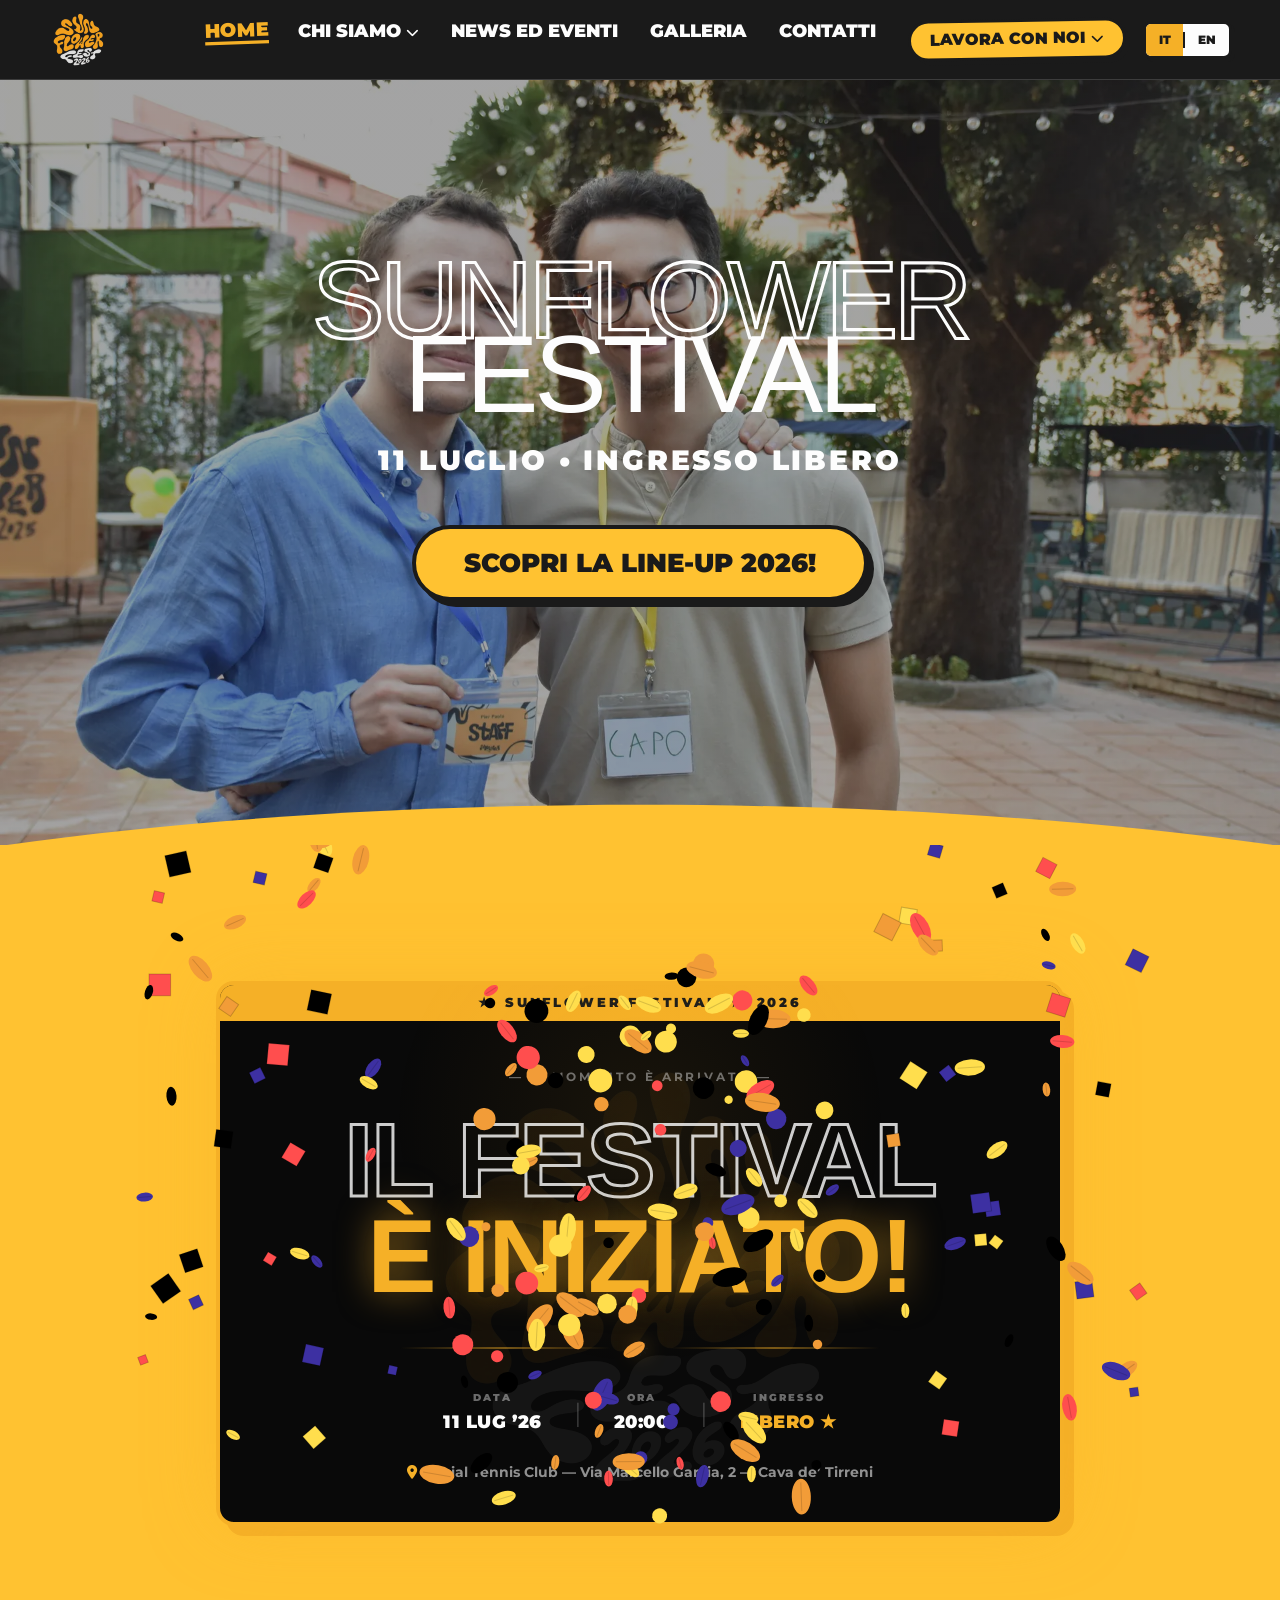
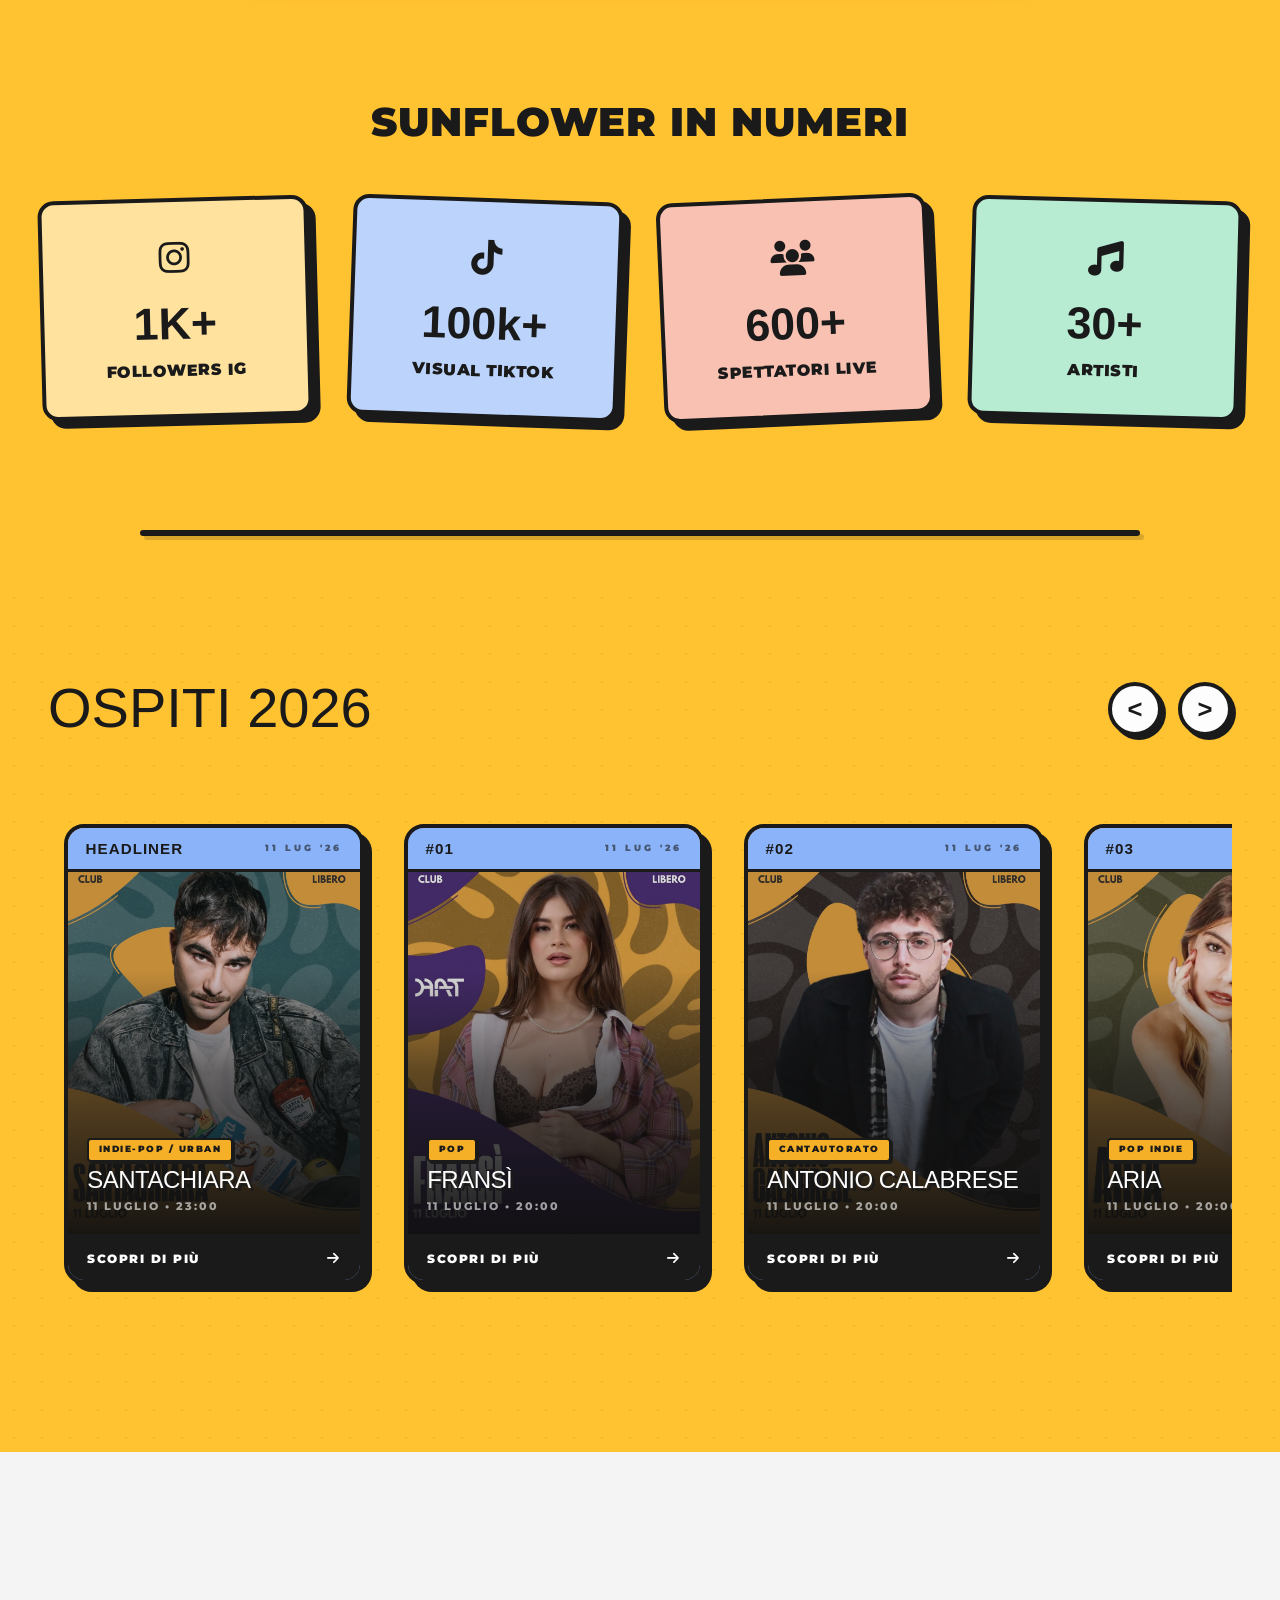
<file: index.html>
<!DOCTYPE html>
<html lang="it">

<head>
    <script type="text/javascript" src="https://embeds.iubenda.com/widgets/5751ebe9-eceb-4207-8c43-e5f22a08bc19.js"></script>
    <meta charset="UTF-8">
    <meta name="viewport" content="width=device-width, initial-scale=1.0">
    <title>Sunflower Fest | Home</title>
    <link rel="icon" type="image/png" href="assets/loghi/logo-nobg.png">
    <meta name="description" content="Sunflower Fest - Il festival della creatività e della musica emergente.">
    <meta name="keywords" content="sunflower fest, festival musica, musica emergente, arte, creativita, cava de tirreni, concerti">
    <link rel="canonical" href="https://www.sunflowerfestival.it/">
    
    <!-- Open Graph / Facebook -->
    <meta property="og:type" content="website">
    <meta property="og:url" content="https://www.sunflowerfestival.it/">
    <meta property="og:title" content="Sunflower Fest | Home">
    <meta property="og:description" content="Sunflower Fest - Il festival della creatività e della musica emergente.">
    <meta property="og:image" content="https://www.sunflowerfestival.it/assets/loghi/logo-nobg.png">
    <meta property="og:site_name" content="Sunflower Fest">
    <meta property="og:locale" content="it_IT">

    <!-- Twitter -->
    <meta property="twitter:card" content="summary_large_image">
    <meta property="twitter:url" content="https://www.sunflowerfestival.it/">
    <meta property="twitter:title" content="Sunflower Fest | Home">
    <meta property="twitter:description" content="Sunflower Fest - Il festival della creatività e della musica emergente.">
    <meta property="twitter:image" content="https://www.sunflowerfestival.it/assets/loghi/logo-nobg.png">
    <link rel="preconnect" href="https://fonts.googleapis.com">
    <link rel="preconnect" href="https://fonts.gstatic.com" crossorigin>
    <link rel="preconnect" href="https://cdnjs.cloudflare.com">
    <link rel="preconnect" href="https://fonts.cdnfonts.com">
    <link rel="stylesheet" href="style.css?v=30">
    <!-- Precarica immagine LCP dell'hero -->
    <link rel="preload" as="image" href="assets/Foto-generali/foto1.webp" fetchpriority="high">
    <!-- Font Awesome: non bloccante -->
    <link rel="preload" href="https://cdnjs.cloudflare.com/ajax/libs/font-awesome/6.4.0/css/all.min.css" as="style" onload="this.onload=null;this.rel='stylesheet'">
    <noscript><link rel="stylesheet" href="https://cdnjs.cloudflare.com/ajax/libs/font-awesome/6.4.0/css/all.min.css"></noscript>
    <!-- Google Fonts: non bloccante -->
    <link rel="preload" href="https://fonts.googleapis.com/css2?family=Anton&family=Montserrat:wght@400;700;900&family=Great+Vibes&family=Dancing+Script&display=swap" as="style" onload="this.onload=null;this.rel='stylesheet'">
    <noscript><link href="https://fonts.googleapis.com/css2?family=Anton&family=Montserrat:wght@400;700;900&family=Great+Vibes&family=Dancing+Script&display=swap" rel="stylesheet"></noscript>
    <!-- Monument Extended: non bloccante -->
    <link rel="preload" href="https://fonts.cdnfonts.com/css/monument-extended" as="style" onload="this.onload=null;this.rel='stylesheet'">
    <noscript><link href="https://fonts.cdnfonts.com/css/monument-extended" rel="stylesheet"></noscript>

    <script>
        (function() {
            if (sessionStorage.getItem('playTransitionOut') !== 'true') {
                document.documentElement.classList.add('no-curtain');
            }
        })();
    </script>
</head>

<body class="home-body">

    <!-- NAVBAR HOMEPAGE -->
    <nav class="main-nav">
        <a href="index.html" class="nav-logo">
            <img src="assets/loghi/logo-nobg.webp" alt="Sunflower Fest Logo" width="80" height="80" fetchpriority="high">
        </a>
        <button class="menu-toggle" id="menu-toggle" aria-label="Toggle Menu">
            <span></span>
            <span></span>
            <span></span>
        </button>
        <div class="nav-links">
            <a href="index.html" class="active">Home</a>
            <div class="nav-dropdown simple-dropdown">
                <a href="#" class="dropdown-trigger">
                    <span class="lang-it">Chi Siamo <i class="fa-solid fa-chevron-down"></i></span>
                    <span class="lang-en">About Us <i class="fa-solid fa-chevron-down"></i></span>
                </a>
                <div class="dropdown-content simple">
                    <a href="chi-siamo.html" class="dropdown-link">
                        <span class="lang-it">La Nostra Storia</span>
                        <span class="lang-en">Our Story</span>
                    </a>
                    <a href="associazione/index.html" class="dropdown-link">
                        <span class="lang-it">L'Associazione</span>
                        <span class="lang-en">The Association</span>
                    </a>
                    <a href="associazione/staff.html" class="dropdown-link">
                        <span class="lang-it">Staff</span>
                        <span class="lang-en">Staff</span>
                    </a>
                </div>
            </div>
            <a href="news-eventi.html"><span class="lang-it">News ed Eventi</span><span class="lang-en">News and Events</span></a>
            <a href="galleria.html"><span class="lang-it">Galleria</span><span class="lang-en">Gallery</span></a>
            <a href="contatti.html"><span class="lang-it">Contatti</span><span class="lang-en">Contact</span></a>
            <div class="nav-dropdown">
                <a href="#" class="dropdown-trigger">
                    <span class="lang-it">Lavora con noi <i class="fa-solid fa-chevron-down"></i></span>
                    <span class="lang-en">Work with us <i class="fa-solid fa-chevron-down"></i></span>
                </a>
                <div class="dropdown-content">
                    <div class="dropdown-item">
                        <h4><span class="lang-it">LAVORA CON NOI</span><span class="lang-en">WORK WITH US</span></h4>
                        <p><span class="lang-it">Entra a far parte dello staff e aiutaci a organizzare il festival!</span><span class="lang-en">Join the staff and help us organize the festival!</span></p>
                        <a href="https://docs.google.com/forms/d/e/1FAIpQLSexlqiySbiXjuskMPaoTKAL4eFnGVCigT198Jx8wdQ3EUx08g/viewform"
                            target="_blank" class="dropdown-btn bg-yellow"><span class="lang-it">Lavora con noi</span><span class="lang-en">Work with us</span></a>
                    </div>
                    <div class="dropdown-divider"></div>
                    <div class="dropdown-item">
                        <h4><span class="lang-it">SALI SUL PALCO</span><span class="lang-en">TAKE THE STAGE</span></h4>
                        <p><span class="lang-it">Sei un artista o una band emergente? Mostraci il tuo talento!</span><span class="lang-en">Are you an emerging artist or band? Show us your talent!</span></p>
                        <a href="sali-sul-palco.html" class="dropdown-btn bg-red"><span class="lang-it">Sali sul palco</span><span class="lang-en">Take the stage</span></a>
                    </div>
                </div>
            </div>
        </div>
        <div class="lang-switcher">
            <button class="lang-btn it" data-lang="it">IT</button>
            <div class="lang-switcher-divider"></div>
            <button class="lang-btn en" data-lang="en">EN</button>
        </div>
    </nav>



    <!-- Sezione hero (stile brutalist pulito) -->
    <header class="home-hero">
        <!-- Carosello slider di sfondo -->
        <div class="hero-slider">
            <div class="slide active"
                style="background-image: linear-gradient(rgba(26, 26, 26, 0.4), rgba(26, 26, 26, 0.4)), url('assets/Foto-generali/foto1.webp'); background-position: center 10%;">
            </div>
        </div>

        <div class="hero-content">
            <h1 class="giant-title">
                <span class="text-sunflower">SUNFLOWER</span><br>
                <span class="text-festival">FESTIVAL</span>
            </h1>
            <p class="hero-subtitle" style="font-size: clamp(1.1rem, 2.2vw, 2rem); margin-top: 2vw; margin-bottom: 3.5vw;">
                <span class="lang-it">11 LUGLIO &bull; INGRESSO LIBERO</span>
                <span class="lang-en">JULY 11 &bull; FREE ENTRY</span>
            </p>
            <a href="#ospiti-2026" class="brutalist-button bg-white" id="scopri-lineup-btn">
                <span class="lang-it">Scopri la Line-Up 2026!</span>
                <span class="lang-en">Discover the 2026 Line-Up!</span>
            </a>
        </div>

        <!-- Divisore ondulato -->
        <svg class="wave-divider" viewBox="0 0 1000 100" preserveAspectRatio="none">
            <path d="M0,100 C300,0 700,0 1000,100 L1000,150 L0,150 Z" fill="var(--text-white)"></path>
        </svg>
    </header>

    <div class="full-width-wrapper bg-white">

        <!-- SEZIONE COUNTDOWN -->
        <section class="countdown-section">
            <h2 class="countdown-title">
                <span class="lang-it">IL FESTIVAL INIZIA TRA:</span>
                <span class="lang-en">THE FESTIVAL STARTS IN:</span>
            </h2>
            <div class="countdown-container">
                <div class="count-box">
                    <span class="num" id="days-count">00</span>
                    <span class="label">
                        <span class="lang-it">Giorni</span>
                        <span class="lang-en">Days</span>
                    </span>
                </div>
                <div class="count-box">
                    <span class="num" id="hours-count">00</span>
                    <span class="label">
                        <span class="lang-it">Ore</span>
                        <span class="lang-en">Hours</span>
                    </span>
                </div>
                <div class="count-box">
                    <span class="num" id="mins-count">00</span>
                    <span class="label">
                        <span class="lang-it">Minuti</span>
                        <span class="lang-en">Minutes</span>
                    </span>
                </div>
                <div class="count-box">
                    <span class="num" id="secs-count">00</span>
                    <span class="label">
                        <span class="lang-it">Secondi</span>
                        <span class="lang-en">Seconds</span>
                    </span>
                </div>
            </div>
            <!-- Messaggio di Fine Timer (Ticket) - Nascosto Inizialmente -->
            <div class="countdown-expired-message" style="display: none;">
                                <div class="sf-cel-scene">
                    <div class="sf-sparkles-container"></div>
                    <div class="sf-celebration">
                        <img class="sf-cel-bg-logo" src="assets/loghi/logo-nobg.png" alt="" aria-hidden="true">
                        <div class="sf-cel-top-strip" aria-hidden="true">
                            <span>★</span>
                            <span>SUNFLOWER FESTIVAL</span>
                            <span>★</span>
                            <span>2026</span>
                        </div>
                        <div class="sf-cel-body">
                            <p class="sf-cel-eyebrow">
                                <span class="lang-it">— IL MOMENTO È ARRIVATO —</span>
                                <span class="lang-en">— THE MOMENT HAS ARRIVED —</span>
                            </p>
                            <div class="sf-cel-headline">
                                <div class="sf-cel-line1">
                                    <span class="lang-it">IL FESTIVAL</span>
                                    <span class="lang-en">THE FESTIVAL</span>
                                </div>
                                <div class="sf-cel-line2">
                                    <span class="lang-it">È INIZIATO!</span>
                                    <span class="lang-en">HAS STARTED!</span>
                                </div>
                            </div>
                            <div class="sf-cel-divider" aria-hidden="true">
                                <span class="sf-cel-div-line"></span>
                                <span class="sf-cel-div-sun">☀</span>
                                <span class="sf-cel-div-line"></span>
                            </div>
                            <div class="sf-cel-details">
                                <div class="sf-cel-detail-item">
                                    <span class="sf-cel-dlabel">
                                        <span class="lang-it">DATA</span>
                                        <span class="lang-en">DATE</span>
                                    </span>
                                    <span class="sf-cel-dvalue">
                                        <span class="lang-it">11 LUG &rsquo;26</span>
                                        <span class="lang-en">JUL 11 &rsquo;26</span>
                                    </span>
                                </div>
                                <span class="sf-cel-detail-sep" aria-hidden="true">|</span>
                                <div class="sf-cel-detail-item">
                                    <span class="sf-cel-dlabel">
                                        <span class="lang-it">ORA</span>
                                        <span class="lang-en">TIME</span>
                                    </span>
                                    <span class="sf-cel-dvalue">20:00</span>
                                </div>
                                <span class="sf-cel-detail-sep" aria-hidden="true">|</span>
                                <div class="sf-cel-detail-item">
                                    <span class="sf-cel-dlabel">
                                        <span class="lang-it">INGRESSO</span>
                                        <span class="lang-en">ENTRY</span>
                                    </span>
                                    <span class="sf-cel-dvalue sf-cel-free">
                                        <span class="lang-it">LIBERO ★</span>
                                        <span class="lang-en">FREE ★</span>
                                    </span>
                                </div>
                            </div>
                            <div class="sf-cel-venue">
                                <i class="fa-solid fa-location-dot"></i>
                                Social Tennis Club &mdash; Via Marcello Garzia, 2 &mdash; Cava de&rsquo; Tirreni
                            </div>
                        </div>
                    </div>
                </div>

            </div>
            <!-- Messaggio Giorno del Festival (11 luglio 00:00 → 20:00) — nascosto inizialmente -->
            <div id="today-festival-message" style="display: none;">
                <div class="today-festival-card">
                    <div class="today-card-header">
                        <div class="today-main-title">
                            <span class="lang-it">OGGI È IL GIORNO!</span>
                            <span class="lang-en">TODAY IS THE DAY!</span>
                        </div>
                    </div>
                    <div class="today-card-body">
                        <p class="today-subtitle">
                            <span class="lang-it">Vienici a trovare questa sera alle</span>
                            <span class="lang-en">Come find us this evening at</span>
                        </p>
                        <div class="today-time-badge">20:00</div>
                        <div class="today-free-entry">
                            <i class="fa-solid fa-star"></i>
                            <span class="lang-it">Ingresso libero</span>
                            <span class="lang-en">Free entry</span>
                            <i class="fa-solid fa-star"></i>
                        </div>
                        <div class="today-location">
                            <i class="fa-solid fa-map-location-dot"></i>
                            <div class="today-location-text">
                                <strong>Social Tennis Club</strong>
                                <span>Via Marcello Garzia, 2 &mdash; Cava de' Tirreni (SA)</span>
                            </div>
                        </div>
                        <div class="today-howto-grid">
                            <div class="today-howto-item">
                                <i class="fa-solid fa-square-parking"></i>
                                <div>
                                    <strong><span class="lang-it">Parcheggio</span><span class="lang-en">Parking</span></strong>
                                    <span><span class="lang-it">Trincerone o Piazza Amabile</span><span class="lang-en">Trincerone or Piazza Amabile</span></span>
                                </div>
                            </div>
                            <div class="today-howto-item">
                                <i class="fa-solid fa-train"></i>
                                <div>
                                    <strong><span class="lang-it">In treno</span><span class="lang-en">By train</span></strong>
                                    <span><span class="lang-it">400&thinsp;m dalla stazione, 5&thinsp;min a piedi</span><span class="lang-en">400&thinsp;m from station, 5&thinsp;min walk</span></span>
                                </div>
                            </div>
                            <div class="today-howto-item">
                                <i class="fa-solid fa-bus"></i>
                                <div>
                                    <strong><span class="lang-it">In bus</span><span class="lang-en">By bus</span></strong>
                                    <span><span class="lang-it">Fermata Viale Crispi, 2&thinsp;min a piedi</span><span class="lang-en">Viale Crispi stop, 2&thinsp;min walk</span></span>
                                </div>
                            </div>
                        </div>
                        <div class="today-cta-row">
                            <a href="#dove-trovarci" class="today-cta-btn today-cta-info">
                                <i class="fa-solid fa-circle-info"></i>
                                <span class="lang-it">Tutte le info</span>
                                <span class="lang-en">All info</span>
                            </a>
                            <a href="https://maps.google.com/?q=Social%20Tennis%20Club,%20Via%20Marcello%20Garzia,%202,%20Cava%20de%27%20Tirreni"
                               target="_blank" rel="noopener noreferrer" class="today-cta-btn today-cta-secondary">
                                <i class="fa-brands fa-google"></i>
                                Google Maps
                            </a>
                        </div>
                    </div>
                </div>
            </div>
        </section>

        <!-- SEZIONE STATISTICHE / NUMERI -->
        <section class="stats-section reveal-up">
            <h2 class="stats-section-title">
                <span class="lang-it">SUNFLOWER IN NUMERI</span>
                <span class="lang-en">SUNFLOWER IN NUMBERS</span>
            </h2>
            <div class="stats-container">
                <!-- Statistica 1: Follower -->
                <div class="stat-box bg-yellow">
                    <div class="stat-icon"><i class="fa-brands fa-instagram"></i></div>
                    <span class="stat-num">1K+</span>
                    <span class="stat-label">Followers IG</span>
                </div>
                 <!-- Statistica 2: Visual TikTok -->
                <div class="stat-box bg-blue">
                    <div class="stat-icon"><i class="fa-brands fa-tiktok"></i></div>
                    <span class="stat-num">100k+</span>
                    <span class="stat-label">
                        <span class="lang-it">Visual TIKTOK</span>
                        <span class="lang-en">TikTok Views</span>
                    </span>
                </div>
                <!-- Statistica 3: Spettatori Live -->
                <div class="stat-box bg-orange">
                    <div class="stat-icon"><i class="fa-solid fa-users"></i></div>
                    <span class="stat-num">600+</span>
                    <span class="stat-label">
                        <span class="lang-it">Spettatori Live</span>
                        <span class="lang-en">Live Attendees</span>
                    </span>
                </div>
                <!-- Statistica 4: Artisti -->
                <div class="stat-box bg-green">
                    <div class="stat-icon"><i class="fa-solid fa-music"></i></div>
                    <span class="stat-num">30+</span>
                    <span class="stat-label">
                        <span class="lang-it">Artisti</span>
                        <span class="lang-en">Artists</span>
                    </span>
                </div>
            </div>
        </section>

        <!-- Divisore Brutalista per separare le sezioni -->
        <div class="section-divider-line"></div>

        <!-- Testo di sfondo animato (stile brutalist) -->
        <div class="bg-massive-text bg-text-anim">
            <span class="text-sunflower">SUNFLOWERS</span> GROUP
        </div>

        <!-- Sezione slider artisti line-up -->
<main id="ospiti-2026" class="artists-slider-section reveal-up">
    <div class="artists-slider-header">
        <div class="artists-title-group" style="position: relative;">
            <h2 class="slider-title">
                <span class="lang-it">OSPITI 2026</span>
                <span class="lang-en">GUESTS 2026</span>
            </h2>
        </div>
        <div class="slider-controls">
            <button id="slider-prev" class="slider-control-btn" aria-label="Precedente">&lt;</button>
            <button id="slider-next" class="slider-control-btn" aria-label="Successivo">&gt;</button>
        </div>
    </div>

    <div class="artists-slider-container">
        <div class="artists-slider-track">

            <!-- Card 1: Santachiara -->
            <div class="artist-slider-card bg-blue" data-artist="Santachiara">
                <div class="card-top-strip">
                    <span class="card-lineup-num">HEADLINER</span>
                    <span class="card-date-label">
                        <span class="lang-it">11 Lug '26</span>
                        <span class="lang-en">11 Jul '26</span>
                    </span>
                </div>
                <div class="card-full-photo lazy-bg" data-bg="assets/foto-artisti/Santachiara.webp"></div>
                <div class="card-photo-overlay">
                    <span class="card-genre-pill">Indie-pop / Urban</span>
                    <h3 class="artist-card-name">Santachiara</h3>
                    <span class="card-time-chip">
                        <span class="lang-it">11 Luglio &bull; 23:00</span>
                        <span class="lang-en">July 11 &bull; 23:00</span>
                    </span>
                </div>
                <div class="card-cta-bar">
                    <span>
                        <span class="lang-it">Scopri di più</span>
                        <span class="lang-en">Discover more</span>
                    </span>
                    <i class="fa-solid fa-arrow-right"></i>
                </div>
            </div>

            <!-- Card 2: Fransì -->
            <div class="artist-slider-card bg-blue" data-artist="Fransi">
                <div class="card-top-strip">
                    <span class="card-lineup-num">#01</span>
                    <span class="card-date-label">
                        <span class="lang-it">11 Lug '26</span>
                        <span class="lang-en">11 Jul '26</span>
                    </span>
                </div>
                <div class="card-full-photo lazy-bg" data-bg="assets/foto-artisti/Fransì.webp"></div>
                <div class="card-photo-overlay">
                    <span class="card-genre-pill">
                        <span class="lang-it">POP</span>
                        <span class="lang-en">POP</span>
                    </span>
                    <h3 class="artist-card-name">Fransì</h3>
                    <span class="card-time-chip">
                        <span class="lang-it">11 Luglio &bull; 20:00</span>
                        <span class="lang-en">July 11 &bull; 20:00</span>
                    </span>
                </div>
                <div class="card-cta-bar">
                    <span>
                        <span class="lang-it">Scopri di più</span>
                        <span class="lang-en">Discover more</span>
                    </span>
                    <i class="fa-solid fa-arrow-right"></i>
                </div>
            </div>

            <!-- Card 3: Antonio Calabrese -->
            <div class="artist-slider-card bg-blue" data-artist="Antonio Calabrese">
                <div class="card-top-strip">
                    <span class="card-lineup-num">#02</span>
                    <span class="card-date-label">
                        <span class="lang-it">11 Lug '26</span>
                        <span class="lang-en">11 Jul '26</span>
                    </span>
                </div>
                <div class="card-full-photo lazy-bg" data-bg="assets/foto-artisti/AntonioCalabrese.webp"></div>
                <div class="card-photo-overlay">
                    <span class="card-genre-pill">
                        <span class="lang-it">Cantautorato</span>
                        <span class="lang-en">Singer-Songwriter</span>
                    </span>
                    <h3 class="artist-card-name">Antonio Calabrese</h3>
                    <span class="card-time-chip">
                        <span class="lang-it">11 Luglio &bull; 20:00</span>
                        <span class="lang-en">July 11 &bull; 20:00</span>
                    </span>
                </div>
                <div class="card-cta-bar">
                    <span>
                        <span class="lang-it">Scopri di più</span>
                        <span class="lang-en">Discover more</span>
                    </span>
                    <i class="fa-solid fa-arrow-right"></i>
                </div>
            </div>

            <!-- Card 4: ARIA -->
            <div class="artist-slider-card bg-blue" data-artist="ARIA">
                <div class="card-top-strip">
                    <span class="card-lineup-num">#03</span>
                    <span class="card-date-label">
                        <span class="lang-it">11 Lug '26</span>
                        <span class="lang-en">11 Jul '26</span>
                    </span>
                </div>
                <div class="card-full-photo lazy-bg" data-bg="assets/foto-artisti/Aria.webp"></div>
                <div class="card-photo-overlay">
                    <span class="card-genre-pill">
                        <span class="lang-it">Pop Indie</span>
                        <span class="lang-en">Indie Pop</span>
                    </span>
                    <h3 class="artist-card-name">ARIA</h3>
                    <span class="card-time-chip">
                        <span class="lang-it">11 Luglio &bull; 20:00</span>
                        <span class="lang-en">July 11 &bull; 20:00</span>
                    </span>
                </div>
                <div class="card-cta-bar">
                    <span>
                        <span class="lang-it">Scopri di più</span>
                        <span class="lang-en">Discover more</span>
                    </span>
                    <i class="fa-solid fa-arrow-right"></i>
                </div>
            </div>

            <!-- Card 5: Davide De Luca -->
            <div class="artist-slider-card bg-blue" data-artist="Davide De Luca">
                <div class="card-top-strip">
                    <span class="card-lineup-num">#04</span>
                    <span class="card-date-label">
                        <span class="lang-it">11 Lug '26</span>
                        <span class="lang-en">11 Jul '26</span>
                    </span>
                </div>
                <div class="card-full-photo lazy-bg" data-bg="assets/foto-artisti/DavideDeLuca.webp"></div>
                <div class="card-photo-overlay">
                    <span class="card-genre-pill">R&amp;B / Soul / Nu-Funk</span>
                    <h3 class="artist-card-name">Davide De Luca</h3>
                    <span class="card-time-chip">
                        <span class="lang-it">11 Luglio &bull; 20:00</span>
                        <span class="lang-en">July 11 &bull; 20:00</span>
                    </span>
                </div>
                <div class="card-cta-bar">
                    <span>
                        <span class="lang-it">Scopri di più</span>
                        <span class="lang-en">Discover more</span>
                    </span>
                    <i class="fa-solid fa-arrow-right"></i>
                </div>
            </div>

            <!-- Card 6: Lyra -->
            <div class="artist-slider-card bg-blue" data-artist="Lyra">
                <div class="card-top-strip">
                    <span class="card-lineup-num">#05</span>
                    <span class="card-date-label">
                        <span class="lang-it">11 Lug '26</span>
                        <span class="lang-en">11 Jul '26</span>
                    </span>
                </div>
                <div class="card-full-photo lazy-bg" data-bg="assets/foto-artisti/Lyra.webp"></div>
                <div class="card-photo-overlay">
                    <span class="card-genre-pill">
                        <span class="lang-it">Elettro-pop</span>
                        <span class="lang-en">Electro-pop</span>
                    </span>
                    <h3 class="artist-card-name">Lyra</h3>
                    <span class="card-time-chip">
                        <span class="lang-it">11 Luglio &bull; 20:00</span>
                        <span class="lang-en">July 11 &bull; 20:00</span>
                    </span>
                </div>
                <div class="card-cta-bar">
                    <span>
                        <span class="lang-it">Scopri di più</span>
                        <span class="lang-en">Discover more</span>
                    </span>
                    <i class="fa-solid fa-arrow-right"></i>
                </div>
            </div>

            <!-- Card 7: Secondo -->
            <div class="artist-slider-card bg-blue" data-artist="Secondo">
                <div class="card-top-strip">
                    <span class="card-lineup-num">#06</span>
                    <span class="card-date-label">
                        <span class="lang-it">11 Lug '26</span>
                        <span class="lang-en">11 Jul '26</span>
                    </span>
                </div>
                <div class="card-full-photo lazy-bg" data-bg="assets/foto-artisti/Secondo.webp"></div>
                <div class="card-photo-overlay">
                    <span class="card-genre-pill">
                        <span class="lang-it">Cantautorato</span>
                        <span class="lang-en">Singer-Songwriter</span>
                    </span>
                    <h3 class="artist-card-name">Secondo</h3>
                    <span class="card-time-chip">
                        <span class="lang-it">11 Luglio &bull; 20:00</span>
                        <span class="lang-en">July 11 &bull; 20:00</span>
                    </span>
                </div>
                <div class="card-cta-bar">
                    <span>
                        <span class="lang-it">Scopri di più</span>
                        <span class="lang-en">Discover more</span>
                    </span>
                    <i class="fa-solid fa-arrow-right"></i>
                </div>
            </div>

            <!-- Card 8: Carla Fucci -->
            <div class="artist-slider-card bg-blue" data-artist="Carla Fucci">
                <div class="card-top-strip">
                    <span class="card-lineup-num">#07</span>
                    <span class="card-date-label">
                        <span class="lang-it">11 Lug '26</span>
                        <span class="lang-en">11 Jul '26</span>
                    </span>
                </div>
                <div class="card-full-photo lazy-bg" data-bg="assets/foto-artisti/CarlaFucci.webp"></div>
                <div class="card-photo-overlay">
                    <span class="card-genre-pill">
                        <span class="lang-it">Pop Indie</span>
                        <span class="lang-en">Indie Pop</span>
                    </span>
                    <h3 class="artist-card-name">Carla Fucci</h3>
                    <span class="card-time-chip">
                        <span class="lang-it">11 Luglio &bull; 20:00</span>
                        <span class="lang-en">July 11 &bull; 20:00</span>
                    </span>
                </div>
                <div class="card-cta-bar">
                    <span>
                        <span class="lang-it">Scopri di più</span>
                        <span class="lang-en">Discover more</span>
                    </span>
                    <i class="fa-solid fa-arrow-right"></i>
                </div>
            </div>

            <!-- Card 9: Dinìche -->
            <div class="artist-slider-card bg-blue" data-artist="Diniche">
                <div class="card-top-strip">
                    <span class="card-lineup-num">#08</span>
                    <span class="card-date-label">
                        <span class="lang-it">11 Lug '26</span>
                        <span class="lang-en">11 Jul '26</span>
                    </span>
                </div>
                <div class="card-full-photo lazy-bg" data-bg="assets/foto-artisti/Dinìche.webp"></div>
                <div class="card-photo-overlay">
                    <span class="card-genre-pill">
                        <span class="lang-it">Cantautorato</span>
                        <span class="lang-en">Singer-Songwriter</span>
                    </span>
                    <h3 class="artist-card-name">Dinìche</h3>
                    <span class="card-time-chip">
                        <span class="lang-it">11 Luglio &bull; 20:00</span>
                        <span class="lang-en">July 11 &bull; 20:00</span>
                    </span>
                </div>
                <div class="card-cta-bar">
                    <span>
                        <span class="lang-it">Scopri di più</span>
                        <span class="lang-en">Discover more</span>
                    </span>
                    <i class="fa-solid fa-arrow-right"></i>
                </div>
            </div>

        </div>
    </div>
</main>

        <!-- Contenitore modali (overlay globali per le info artista - layout a schermo intero) -->
        <div class="artist-modals-overlay" id="modals-overlay">
            <!-- Frecce di navigazione fluttuanti globali -->
            <button class="global-modal-nav-btn prev-btn" aria-label="Artista precedente">
                <i class="fa-solid fa-chevron-left"></i>
            </button>
            <button class="global-modal-nav-btn next-btn" aria-label="Artista successivo">
                <i class="fa-solid fa-chevron-right"></i>
            </button>
            <!-- Pagina a schermo intero: ARIA -->
            <div class="artist-full-page bg-blue" id="modal-ARIA">
                <div class="full-page-header">
                    <button class="full-page-close-btn" aria-label="Chiudi e torna alla home">
                        <i class="fa-solid fa-arrow-left"></i> <span class="close-btn-desktop-text"><span class="lang-it">TORNA ALLA </span><span class="lang-en">BACK TO </span></span>HOME
                    </button>
                    <div class="header-logo-container">
                        <img src="assets/loghi/logo-nobg.webp" alt="Sunflower Fest Logo" loading="lazy" width="80" height="80">
                    </div>
                </div>

                <div class="full-page-content">
                    <div class="full-page-grid">
                        <div class="full-page-media-col">
                            <div class="torn-paper-frame shape-1">
                                <div class="placeholder-img"
                                    data-bg="assets/foto-artisti/Aria.webp"></div>
                            </div>
                            <!-- Adesivi decorativi dentro la colonna media -->
                            <div class="sticker-badge badge-circle badge-yellow float-anim-2">20:00</div>
                        </div>

                        <div class="full-page-info-col">

                            <h1 class="full-page-title">ARIA</h1>
                            <p class="full-page-genre-tag">Pop</p>

                            <div class="brutalist-divider"></div>

                            <div class="full-page-bio">
                                <h2>
                                    <span class="lang-it">BIOGRAFIA</span>
                                    <span class="lang-en">BIOGRAPHY</span>
                                </h2>
                                <p class="full-page-description">
                                    <span class="lang-it">Ilaria Cofone, in arte ARIA, classe 2004, utilizza fin da bambina la musica come strumento di espressione e come mezzo per accogliere le parti più profonde di sé.</span>
                                    <span class="lang-en">Ilaria Cofone, artistically known as ARIA, born in 2004, has used music since childhood as an instrument of expression and a means to embrace the deepest parts of herself.</span>
                                </p>
                                <p class="full-page-description">
                                    <span class="lang-it">Il suo nome d’arte richiama una personalità sospesa tra il timore di essere invisibile e il desiderio di sentirsi leggera, una malinconia che attraversa anche le sue canzoni.</span>
                                    <span class="lang-en">Her stage name recalls a personality suspended between the fear of being invisible and the desire to feel light, a melancholy that also flows through her songs.</span>
                                </p>
                            </div>

                            <div class="brutalist-divider"></div>

                            <div class="sf-music-player">
                                <div class="sf-player-header">
                                    <div class="sf-player-eq" aria-hidden="true">
                                        <span></span><span></span><span></span><span></span><span></span>
                                    </div>
                                    <span class="sf-player-label">
                                        <i class="fa-brands fa-spotify"></i> SUNFLOWER MUSIC
                                    </span>
                                    <div class="sf-player-dots" aria-hidden="true">
                                        <span></span><span></span><span></span>
                                    </div>
                                </div>
                                <div class="sf-player-body">
                                    <iframe src="" data-src="https://open.spotify.com/embed/artist/3QptZmsuqUYGVDlrC02wdD?utm_source=generator&theme=0" width="100%" height="152" frameBorder="0" allowfullscreen="" allow="autoplay; clipboard-write; encrypted-media; fullscreen; picture-in-picture" loading="lazy"></iframe>
                                </div>
                            </div>

                            <div class="brutalist-divider"></div>

                            <div class="full-page-socials-container">
                                <h2>
                                    <span class="lang-it">SEGUI L'ARTISTA</span>
                                    <span class="lang-en">FOLLOW THE ARTIST</span>
                                </h2>
                                <div class="full-page-socials-grid">
                                    <a href="https://www.instagram.com/ariainarte/" target="_blank"
                                        class="brutalist-social-btn instagram">
                                        <i class="fa-brands fa-instagram"></i> INSTAGRAM
                                    </a>
                                    <a href="https://www.tiktok.com/@ariainarte" target="_blank"
                                        class="brutalist-social-btn tiktok">
                                        <i class="fa-brands fa-tiktok"></i> TIKTOK
                                    </a>
                                    <a href="https://open.spotify.com/intl-it/artist/3QptZmsuqUYGVDlrC02wdD"
                                        target="_blank" class="brutalist-social-btn spotify">
                                        <i class="fa-brands fa-spotify"></i> SPOTIFY
                                    </a>
                                </div>
                            </div>
                        </div>
                    </div>
                </div>
            </div>

            <!-- Pagina a schermo intero: Davide De Luca -->
            <div class="artist-full-page bg-blue" id="modal-Davide De Luca">
                <div class="full-page-header">
                    <button class="full-page-close-btn" aria-label="Chiudi e torna alla home">
                        <i class="fa-solid fa-arrow-left"></i> <span class="close-btn-desktop-text"><span class="lang-it">TORNA ALLA </span><span class="lang-en">BACK TO </span></span>HOME
                    </button>
                    <div class="header-logo-container">
                        <img src="assets/loghi/logo-nobg.webp" alt="Sunflower Fest Logo" loading="lazy" width="80" height="80">
                    </div>
                </div>

                <div class="full-page-content">
                    <div class="full-page-grid">
                        <div class="full-page-media-col">
                            <div class="torn-paper-frame shape-2">
                                <div class="placeholder-img"
                                    data-bg="assets/foto-artisti/DavideDeLuca.webp"></div>
                            </div>
                            <div class="sticker-badge badge-circle badge-yellow float-anim-2">20:00</div>
                        </div>

                        <div class="full-page-info-col">

                            <h1 class="full-page-title">Davide De Luca</h1>
                            <p class="full-page-genre-tag">R&B / Soul / Nu-Funk</p>

                            <div class="brutalist-divider"></div>

                            <div class="full-page-bio">
                                <h2>
                                    <span class="lang-it">BIOGRAFIA</span>
                                    <span class="lang-en">BIOGRAPHY</span>
                                </h2>
                                <p class="full-page-description">
                                    <span class="lang-it">Davide De Luca è un cantautore di Lecce il cui sound fonde R&B, Soul e Nu-Funk. Nel 2018 si esibisce sul palco di Musicultura. Nel 2021 si laurea in Canto Jazz a Monopoli e completa un master in Canto Jazz ad Amsterdam nel 2024.</span>
                                    <span class="lang-en">Davide De Luca is a singer-songwriter from Lecce whose sound blends R&B, Soul and Nu-Funk. In 2018 he performed on the Musicultura stage, and in 2021 he earned a degree in Jazz Vocals in Monopoli, followed by a master's in Jazz Vocals in Amsterdam in 2024.</span>
                                </p>
                                <p class="full-page-description">
                                    <span class="lang-it">Nel 2023 pubblica il singolo Amsterdam, che gli consente di farsi conoscere su TikTok, forma la sua band e si esibisce in numerosi festival olandesi. Nel 2024 pubblica l’EP d’esordio Crisalidi con MAKEATHOUSAND, a cui seguirà il suo secondo EP Vado Oltre. Nel 2025 si esibisce all’RDS Summer Festival di Monopoli, apre l’RDS Showcase di Giorgia a Roma ed è ospite in diretta su Radio Deejay nel format di “Say waaad?”. Nel giugno 2026 è ospite al Rino Gaetano Day a Roma.</span>
                                    <span class="lang-en">In 2023 he released the single Amsterdam, which helped him build a following on TikTok; he then formed his band and performed at numerous festivals across the Netherlands. In 2024 he released his debut EP Crisalidi with MAKEATHOUSAND, followed by his second EP, Vado Oltre. In 2025 he performed at the RDS Summer Festival in Monopoli, opened the RDS Showcase for Giorgia in Rome, and appeared live on Radio Deejay for the "Say waaad?" format. In June 2026 he was a guest at Rino Gaetano Day in Rome.</span>
                                </p>
                            </div>

                            <div class="brutalist-divider"></div>

                            <div class="sf-music-player">
                                <div class="sf-player-header">
                                    <div class="sf-player-eq" aria-hidden="true">
                                        <span></span><span></span><span></span><span></span><span></span>
                                    </div>
                                    <span class="sf-player-label">
                                        <i class="fa-brands fa-spotify"></i> SUNFLOWER MUSIC
                                    </span>
                                    <div class="sf-player-dots" aria-hidden="true">
                                        <span></span><span></span><span></span>
                                    </div>
                                </div>
                                <div class="sf-player-body">
                                    <iframe src="" data-src="https://open.spotify.com/embed/artist/4ZddSTJRLFej3dy6bBynu6?utm_source=generator&theme=0" width="100%" height="152" frameBorder="0" allowfullscreen="" allow="autoplay; clipboard-write; encrypted-media; fullscreen; picture-in-picture" loading="lazy"></iframe>
                                </div>
                            </div>

                            <div class="brutalist-divider"></div>

                            <div class="full-page-socials-container">
                                <h2>
                                    <span class="lang-it">SEGUI L'ARTISTA</span>
                                    <span class="lang-en">FOLLOW THE ARTIST</span>
                                </h2>
                                <div class="full-page-socials-grid">
                                    <a href="https://www.instagram.com/davidedelucamusic/" target="_blank"
                                        class="brutalist-social-btn instagram">
                                        <i class="fa-brands fa-instagram"></i> INSTAGRAM
                                    </a>
                                    <a href="https://www.tiktok.com/@davidedelucamusic" target="_blank"
                                        class="brutalist-social-btn tiktok">
                                        <i class="fa-brands fa-tiktok"></i> TIKTOK
                                    </a>
                                    <a href="https://open.spotify.com/intl-it/artist/4ZddSTJRLFej3dy6bBynu6?si=cQup-yAzQryPNagHMmD8Jg"
                                        target="_blank" class="brutalist-social-btn spotify">
                                        <i class="fa-brands fa-spotify"></i> SPOTIFY
                                    </a>
                                </div>
                            </div>
                        </div>
                    </div>
                </div>
            </div>

            <!-- Pagina a schermo intero: Carla Fucci -->
            <div class="artist-full-page bg-blue" id="modal-Carla Fucci">
                <div class="full-page-header">
                    <button class="full-page-close-btn" aria-label="Chiudi e torna alla home">
                        <i class="fa-solid fa-arrow-left"></i> <span class="close-btn-desktop-text"><span class="lang-it">TORNA ALLA </span><span class="lang-en">BACK TO </span></span>HOME
                    </button>
                    <div class="header-logo-container">
                        <img src="assets/loghi/logo-nobg.webp" alt="Sunflower Fest Logo" loading="lazy" width="80" height="80">
                    </div>
                </div>

                <div class="full-page-content">
                    <div class="full-page-grid">
                        <div class="full-page-media-col">
                            <div class="torn-paper-frame shape-3">
                                <div class="placeholder-img"
                                    data-bg="assets/foto-artisti/CarlaFucci.webp"></div>
                            </div>
                            <div class="sticker-badge badge-circle badge-yellow float-anim-2">20:00</div>
                        </div>

                        <div class="full-page-info-col">
                            <h1 class="full-page-title">Carla Fucci</h1>
                            <p class="full-page-genre-tag">
                                <span class="lang-it">Pop indie</span>
                                <span class="lang-en">Indie Pop</span>
                            </p>

                            <div class="brutalist-divider"></div>

                            <div class="full-page-bio">
                                <h2>
                                    <span class="lang-it">BIOGRAFIA</span>
                                    <span class="lang-en">BIOGRAPHY</span>
                                </h2>
                                <p class="full-page-description">
                                    <span class="lang-it">Carla Fucci, cantautrice napoletana classe 1998, è una voce che racconta storie e sentimenti. Fin da bambina ha trovato nella musica il suo rifugio e il suo primo grande amore, una passione che l’ha accompagnata fino alla laurea in Canto Jazz al Conservatorio di Benevento nel 2022.</span>
                                    <span class="lang-en">Carla Fucci, a Neapolitan singer-songwriter born in 1998, is a voice that tells stories and feelings. Ever since she was a child, music has been her refuge and her first great love, a passion that carried her all the way to her degree in Jazz Vocals from the Benevento Conservatory in 2022.</span>
                                </p>
                                <p class="full-page-description">
                                    <span class="lang-it">La sua arte è un viaggio tra melodie e influenze che abbracciano il reggae, il pop e una moltitudine di sonorità diverse, dando vita a brani che parlano al cuore.</span>
                                    <span class="lang-en">Her art is a journey through melodies and influences that embrace reggae, pop and a multitude of different sounds, giving life to songs that speak to the heart.</span>
                                </p>
                            </div>

                            <div class="brutalist-divider"></div>

                            <div class="sf-music-player">
                                <div class="sf-player-header">
                                    <div class="sf-player-eq" aria-hidden="true">
                                        <span></span><span></span><span></span><span></span><span></span>
                                    </div>
                                    <span class="sf-player-label">
                                        <i class="fa-brands fa-spotify"></i> SUNFLOWER MUSIC
                                    </span>
                                    <div class="sf-player-dots" aria-hidden="true">
                                        <span></span><span></span><span></span>
                                    </div>
                                </div>
                                <div class="sf-player-body">
                                    <iframe src="" data-src="https://open.spotify.com/embed/artist/7DuCINBTI0hkLFXYjPdOu5?utm_source=generator&theme=0" width="100%" height="152" frameBorder="0" allowfullscreen="" allow="autoplay; clipboard-write; encrypted-media; fullscreen; picture-in-picture" loading="lazy"></iframe>
                                </div>
                            </div>

                            <div class="brutalist-divider"></div>

                            <div class="full-page-socials-container">
                                <h2>
                                    <span class="lang-it">SEGUI L'ARTISTA</span>
                                    <span class="lang-en">FOLLOW THE ARTIST</span>
                                </h2>
                                <div class="full-page-socials-grid">
                                    <a href="https://www.instagram.com/carlafucci_/" target="_blank"
                                        class="brutalist-social-btn instagram">
                                        <i class="fa-brands fa-instagram"></i> INSTAGRAM
                                    </a>
                                    <a href="https://www.tiktok.com/@carlafucci3" target="_blank"
                                        class="brutalist-social-btn tiktok">
                                        <i class="fa-brands fa-tiktok"></i> TIKTOK
                                    </a>
                                    <a href="https://open.spotify.com/intl-it/artist/7DuCINBTI0hkLFXYjPdOu5"
                                        target="_blank" class="brutalist-social-btn spotify">
                                        <i class="fa-brands fa-spotify"></i> SPOTIFY
                                    </a>
                                </div>
                            </div>
                        </div>
                    </div>
                </div>
            </div>

            <!-- Pagina a schermo intero: Santachiara -->
            <div class="artist-full-page bg-blue" id="modal-Santachiara">
                <div class="full-page-header">
                    <button class="full-page-close-btn" aria-label="Chiudi e torna alla home">
                        <i class="fa-solid fa-arrow-left"></i> <span class="close-btn-desktop-text"><span class="lang-it">TORNA ALLA </span><span class="lang-en">BACK TO </span></span>HOME
                    </button>
                    <div class="header-logo-container">
                        <img src="assets/loghi/logo-nobg.webp" alt="Sunflower Fest Logo" loading="lazy" width="80" height="80">
                    </div>
                </div>

                <div class="full-page-content">
                    <div class="full-page-grid">
                        <div class="full-page-media-col">
                            <div class="torn-paper-frame shape-4">
                                <div class="placeholder-img"
                                    data-bg="assets/foto-artisti/Santachiara.webp"></div>
                            </div>
                            <div class="sticker-badge badge-circle badge-yellow float-anim-2">23:00</div>
                        </div>

                        <div class="full-page-info-col">

                            <h1 class="full-page-title">Santachiara</h1>
                            <p class="full-page-genre-tag">Indie-pop/Urban </p>

                            <div class="brutalist-divider"></div>

                            <div class="full-page-bio">
                                <h2>
                                    <span class="lang-it">BIOGRAFIA</span>
                                    <span class="lang-en">BIOGRAPHY</span>
                                </h2>
                                <p class="full-page-description">
                                    <span class="lang-it">Luigi Picone, in arte SANTACHIARA, nasce ad Alberobello nel 1998 e passa la sua infanzia in giro per l’Italia e il mondo viaggiando con i suoi genitori, artisti di strada, e crescendo in un ambiente pieno di stimoli culturali. Trascorre la sua adolescenza tra Spoleto e Siracusa, per poi trasferirsi a Napoli nel quartiere Santa Chiara, cuore del centro storico della città.</span>
                                    <span class="lang-en">Luigi Picone, known on stage as SANTACHIARA, was born in Alberobello in 1998. He spent his childhood traveling around Italy and the world with his parents, both street performers, growing up in an environment rich with cultural influences. His teenage years were split between Spoleto and Syracuse, before he moved to Naples, to the Santa Chiara district, the heart of the city's historic center.</span>
                                </p>
                                <p class="full-page-description">
                                    <span class="lang-it">Si appassiona al rap sin da ragazzino, ma gli sta stretto e inizia a prendere ispirazione dalla musica più disparata: dal cantautorato italiano al rock, passando per la techno, la classica e l’urban. Studia pianoforte e chitarra e inizia a mescolare su Garage Band i Radiohead con Mozart e i Nirvana, pescando da tutto quello che ascolta, ed è un gioco che fa insieme al compagno di studi Andrea.</span>
                                    <span class="lang-en">He has been passionate about rap since he was a kid, but it started to feel too narrow, so he began drawing inspiration from all kinds of music: Italian singer-songwriter traditions, rock, techno, classical, urban. He studied piano and guitar and started mixing Radiohead with Mozart and Nirvana on GarageBand, pulling from everything he listened to — a game he played together with his study partner, Andrea.</span>
                                </p>
                            </div>

                            <div class="sf-music-player">
                                <div class="sf-player-header">
                                    <div class="sf-player-eq" aria-hidden="true">
                                        <span></span><span></span><span></span><span></span><span></span>
                                    </div>
                                    <span class="sf-player-label">
                                        <i class="fa-brands fa-spotify"></i> SUNFLOWER MUSIC
                                    </span>
                                    <div class="sf-player-dots" aria-hidden="true">
                                        <span></span><span></span><span></span>
                                    </div>
                                </div>
                                <div class="sf-player-body">
                                    <iframe src="" data-src="https://open.spotify.com/embed/artist/5lQwH3yb4bvUNnFG5DXMRW?utm_source=generator&theme=0" width="100%" height="152" frameBorder="0" allowfullscreen="" allow="autoplay; clipboard-write; encrypted-media; fullscreen; picture-in-picture" loading="lazy"></iframe>
                                </div>
                            </div>

                            <div class="brutalist-divider"></div>

                            <div class="full-page-socials-container">
                                <h2>
                                    <span class="lang-it">SEGUI L'ARTISTA</span>
                                    <span class="lang-en">FOLLOW THE ARTIST</span>
                                </h2>
                                <div class="full-page-socials-grid">
                                    <a href="https://www.instagram.com/solosantachiara/" target="_blank"
                                        class="brutalist-social-btn instagram">
                                        <i class="fa-brands fa-instagram"></i> INSTAGRAM
                                    </a>
                                    <a href="https://www.tiktok.com/@sssantachiara" target="_blank"
                                        class="brutalist-social-btn tiktok">
                                        <i class="fa-brands fa-tiktok"></i> TIKTOK
                                    </a>
                                    <a href="https://open.spotify.com/intl-it/artist/5lQwH3yb4bvUNnFG5DXMRW" target="_blank" class="brutalist-social-btn spotify">
                                        <i class="fa-brands fa-spotify"></i> SPOTIFY
                                    </a>
                                </div>
                            </div>
                        </div>
                    </div>
                </div>
            </div>

            <!-- Pagina a schermo intero: Secondo -->
            <div class="artist-full-page bg-blue" id="modal-Secondo">
                <div class="full-page-header">
                    <button class="full-page-close-btn" aria-label="Chiudi e torna alla home">
                        <i class="fa-solid fa-arrow-left"></i> <span class="close-btn-desktop-text"><span class="lang-it">TORNA ALLA </span><span class="lang-en">BACK TO </span></span>HOME
                    </button>
                    <div class="header-logo-container">
                        <img src="assets/loghi/logo-nobg.webp" alt="Sunflower Fest Logo" loading="lazy" width="80" height="80">
                    </div>
                </div>

                <div class="full-page-content">
                    <div class="full-page-grid">
                        <div class="full-page-media-col">
                            <div class="torn-paper-frame shape-5">
                                <div class="placeholder-img"
                                    data-bg="assets/foto-artisti/Secondo.webp"></div>
                            </div>
                            <div class="sticker-badge badge-circle badge-yellow float-anim-2">20:00</div>
                        </div>

                        <div class="full-page-info-col">

                            <h1 class="full-page-title">Secondo</h1>
                            <p class="full-page-genre-tag">
                                <span class="lang-it">Cantautorato</span>
                                <span class="lang-en">Singer-Songwriter</span>
                            </p>

                            <div class="brutalist-divider"></div>

                            <div class="full-page-bio">
                                <h2>
                                    <span class="lang-it">BIOGRAFIA</span>
                                    <span class="lang-en">BIOGRAPHY</span>
                                </h2>
                                <p class="full-page-description">
                                    <span class="lang-it">Secondo nasce da un gioco di significati: è il secondogenito, ma anche la figura che resta nell’ombra, indispensabile e silenziosa, come un secondo nel tempo - fugace, invisibile, eppure essenziale. Il progetto prende vita nel 2018, quando, dopo anni da corista e musicista al servizio di altri artisti, sceglie di mettersi in primo piano per scoprire sé stesso attraverso la musica.</span>
                                    <span class="lang-en">The name Secondo plays on multiple meanings: he's the second-born child, but also the figure who stays in the shadows, indispensable and silent, like a second in time - fleeting, invisible, yet essential. The project came to life in 2018 when, after years spent as a backing vocalist and musician for other artists, he chose to step into the spotlight and discover himself through music.</span>
                                </p>
                                <p class="full-page-description">
                                    <span class="lang-it">Le sue canzoni nascono dal desiderio di dare voce a emozioni comuni ma spesso taciute, con parole semplici che diventano universali. Musicalmente, il suo mondo intreccia cantautorato classico, rock, suggestioni popolari napoletane e una certa solennità liturgica, in un equilibrio tra immediatezza e profondità.</span>
                                    <span class="lang-en">His songs stem from a desire to give voice to emotions that are common but rarely spoken aloud, told in simple words that become universal. Musically, his world weaves together the classic singer-songwriter tradition, rock, popular Neapolitan influences and a touch of liturgical solemnity, balancing immediacy with depth.</span>
                                </p>
                            </div>

                            <div class="brutalist-divider"></div>
                            <div class="sf-music-player">
                                <div class="sf-player-header">
                                    <div class="sf-player-eq" aria-hidden="true">
                                        <span></span><span></span><span></span><span></span><span></span>
                                    </div>
                                    <span class="sf-player-label">
                                        <i class="fa-brands fa-spotify"></i> SUNFLOWER MUSIC
                                    </span>
                                    <div class="sf-player-dots" aria-hidden="true">
                                        <span></span><span></span><span></span>
                                    </div>
                                </div>
                                <div class="sf-player-body">
                                    <iframe src="" data-src="https://open.spotify.com/embed/artist/7JHICDCuKigKcxrqsrUWxE?utm_source=generator&theme=0" width="100%" height="152" frameBorder="0" allowfullscreen="" allow="autoplay; clipboard-write; encrypted-media; fullscreen; picture-in-picture" loading="lazy"></iframe>
                                </div>
                            </div>

                            <div class="brutalist-divider"></div>

                            <div class="full-page-socials-container">
                                <h2>
                                    <span class="lang-it">SEGUI L'ARTISTA</span>
                                    <span class="lang-en">FOLLOW THE ARTIST</span>
                                </h2>
                                <div class="full-page-socials-grid">
                                    <a href="https://www.instagram.com/secondomusica/" target="_blank"
                                        class="brutalist-social-btn instagram">
                                        <i class="fa-brands fa-instagram"></i> INSTAGRAM
                                    </a>
                                    <a href="https://www.tiktok.com/@secondomusica" target="_blank"
                                        class="brutalist-social-btn tiktok">
                                        <i class="fa-brands fa-tiktok"></i> TIKTOK
                                    </a>
                                    <a href="https://open.spotify.com/intl-it/artist/7JHICDCuKigKcxrqsrUWxE?si=VuXmlQ7JQUeenZUALTn1FA"
                                        target="_blank" class="brutalist-social-btn spotify">
                                        <i class="fa-brands fa-spotify"></i> SPOTIFY
                                    </a>
                                </div>
                            </div>
                        </div>
                    </div>
                </div>
            </div>

            <!-- Pagina a schermo intero: Lyra -->
            <div class="artist-full-page bg-blue" id="modal-Lyra">
                <div class="full-page-header">
                    <button class="full-page-close-btn" aria-label="Chiudi e torna alla home">
                        <i class="fa-solid fa-arrow-left"></i> <span class="close-btn-desktop-text"><span class="lang-it">TORNA ALLA </span><span class="lang-en">BACK TO </span></span>HOME
                    </button>
                    <div class="header-logo-container">
                        <img src="assets/loghi/logo-nobg.webp" alt="Sunflower Fest Logo" loading="lazy" width="80" height="80">
                    </div>
                </div>

                <div class="full-page-content">
                    <div class="full-page-grid">
                        <div class="full-page-media-col">
                            <div class="torn-paper-frame shape-5">
                                <div class="placeholder-img"
                                    data-bg="assets/foto-artisti/Lyra.webp"></div>
                            </div>
                            <div class="sticker-badge badge-circle badge-yellow float-anim-2">20:00</div>
                        </div>

                        <div class="full-page-info-col">
                            <h1 class="full-page-title">Lyra</h1>
                            <p class="full-page-genre-tag">
                                <span class="lang-it">Elettro-Pop</span>
                                <span class="lang-en">Electro-Pop</span>
                            </p>

                            <div class="brutalist-divider"></div>

                            <div class="full-page-bio">
                                <h2>
                                    <span class="lang-it">BIOGRAFIA</span>
                                    <span class="lang-en">BIOGRAPHY</span>
                                </h2>
                                <p class="full-page-description">
                                   <span class="lang-it">“Lyra” è un progetto ultra-musicale, nato nell’autunno del 2025, dalla volontà di 5 musicisti salernitani di sperimentare nuovi linguaggi comunicativi e di provare, attraverso la fusione di una narrativa di carattere personale e sociale con sonorità spiccatamente elettro-pop, a raggiungere l’ascoltatore in maniera diretta e senza alcun filtro. Nel mondo “Lyra”, infatti, ritmi D’nB, Jungle e synth fanno da sfondo a testi in cui le esperienze personali si intrecciano strettamente a temi sociali attuali come la discriminazione di genere, il rispetto delle diﬀerenze, l’uso distorto dei social media, la moderna frenetica routine che non lascia spazio alla singolarità che ogni essere umano rappresenta.</span>
                                   <span class="lang-en">“Lyra” is a boundary-pushing musical project born in the fall of 2025, when five musicians from Salerno set out to experiment with new ways of communicating. By blending personal and social storytelling with distinctly electro-pop sounds, they aim to reach listeners directly, with no filter. In the world of “Lyra,” D’nB, Jungle and synth rhythms form the backdrop to lyrics where personal experience intertwines with pressing social issues: gender discrimination, respect for diversity, the distorted use of social media, and the frantic pace of modern life that leaves no room for the individuality each of us represents.</span>
                                </p>
                                <p class="full-page-description">
                                   <span class="lang-it">La formazione è composta da Arianna Fortunato (voce), Enrico Di Marino (chitarra), Gerardo Zambrano (basso e synth), Federica Sergio (tastiere e programmazioni), Federico Amato (batteria e programmazioni). Parallelamente al lavoro di produzione in studio che si tradurrà alla fine dell’estate nella pubblicazione del primo ep, la band ha cercato di curare nei minimi dettagli anche l’aspetto live al fine di potersi esibire dal vivo nei mesi che precedono l’uscita del primo lavoro discografico.</span>
                                   <span class="lang-en">The line-up features Arianna Fortunato (vocals), Enrico Di Marino (guitar), Gerardo Zambrano (bass and synth), Federica Sergio (keyboards and programming), and Federico Amato (drums and programming). Alongside the studio work that will culminate in their first EP at the end of summer, the band has taken great care with every detail of their live show, performing in the months leading up to the release of their debut record.</span>
                                </p>
                            </div>

                            <div class="brutalist-divider"></div>

                            <div class="sf-music-player">
                                <div class="sf-player-header">
                                    <div class="sf-player-eq" aria-hidden="true">
                                        <span></span><span></span><span></span><span></span><span></span>
                                    </div>
                                    <span class="sf-player-label">
                                        <i class="fa-brands fa-spotify"></i> SUNFLOWER MUSIC
                                    </span>
                                    <div class="sf-player-dots" aria-hidden="true">
                                        <span></span><span></span><span></span>
                                    </div>
                                </div>
                                <div class="sf-player-coming-soon-body">
                                    <i class="fa-solid fa-compact-disc fa-spin"></i>
                                    <div class="sf-coming-soon-text">
                                        <span>
                                            <span class="lang-it">EP d'esordio in arrivo!</span>
                                            <span class="lang-en">Debut EP coming soon!</span>
                                        </span>
                                        <p>
                                            <span class="lang-it">Nuova musica in arrivo a fine estate. Segui i canali social per rimanere aggiornato.</span>
                                            <span class="lang-en">New music dropping at the end of summer — follow our social channels to stay in the loop.</span>
                                        </p>
                                    </div>
                                </div>
                            </div>

                            <div class="brutalist-divider"></div>

                            <div class="full-page-socials-container">
                                <h2>
                                    <span class="lang-it">SEGUI L'ARTISTA</span>
                                    <span class="lang-en">FOLLOW THE ARTIST</span>
                                </h2>
                                <div class="full-page-socials-grid">
                                    <a href="https://www.instagram.com/ly.ra.music/" target="_blank"
                                        class="brutalist-social-btn instagram">
                                        <i class="fa-brands fa-instagram"></i> INSTAGRAM
                                    </a>
                                    <a href="https://www.tiktok.com/@lyra.music7" target="_blank"
                                        class="brutalist-social-btn tiktok">
                                        <i class="fa-brands fa-tiktok"></i> TIKTOK
                                    </a>
                                    <a href="https://soundcloud.com/lyra-276096307/imperfetta-alchimia-mp3?ref=clipboard&p=i&c=1&si=99EE4FB3982845B0B27207B1B29BB6CD&utm_source=clipboard&utm_medium=text&utm_campaign=social_sharing" target="_blank" class="brutalist-social-btn soundcloud">
                                        <i class="fa-brands fa-soundcloud"></i> SOUNDCLOUD
                                    </a>
                                </div>
                            </div>
                        </div>
                    </div>
                </div>
            </div>

            <!-- Pagina a schermo intero: Dinìche -->
            <div class="artist-full-page bg-blue" id="modal-Diniche">
                <div class="full-page-header">
                    <button class="full-page-close-btn" aria-label="Chiudi e torna alla home">
                        <i class="fa-solid fa-arrow-left"></i> <span class="close-btn-desktop-text"><span class="lang-it">TORNA ALLA </span><span class="lang-en">BACK TO </span></span>HOME
                    </button>
                    <div class="header-logo-container">
                        <img src="assets/loghi/logo-nobg.webp" alt="Sunflower Fest Logo" loading="lazy" width="80" height="80">
                    </div>
                </div>

                <div class="full-page-content">
                    <div class="full-page-grid">
                        <div class="full-page-media-col">
                            <div class="torn-paper-frame shape-5">
                                <div class="placeholder-img"
                                    data-bg="assets/foto-artisti/Dinìche.webp"></div>
                            </div>
                            <div class="sticker-badge badge-circle badge-yellow float-anim-2">20:00</div>
                        </div>

                        <div class="full-page-info-col">
                            <h1 class="full-page-title">Dinìche</h1>
                            <p class="full-page-genre-tag">
                                <span class="lang-it">Cantautorato</span>
                                <span class="lang-en">Singer-Songwriter</span>
                            </p>

                            <div class="brutalist-divider"></div>

                            <div class="full-page-bio">
                                <h2>
                                    <span class="lang-it">BIOGRAFIA</span>
                                    <span class="lang-en">BIOGRAPHY</span>
                                </h2>
                                <p class="full-page-description">
                                    <span class="lang-it">DINìCHE ha all’attivo un progetto di musica elettronica, cantato in inglese/italiano/napoletano, dal titolo IN TIEMP’ (ON TIME). Il singolo NISIDA, estratto dal suo EP d’esordio, si è posizionato in tre playlist editoriali Spotify: “New Music Friday”, “Nuovo Pop” e “Anima R&B”. Il 14 marzo è uscito il suo nuovo singolo FUOCHI AMMARE, inserito nelle principali playlist Apple: “Swipe Pop”, “Super Indie” e “New Music Daily”. A giugno 2024 ha aperto il tour di Ermal Meta “Buona fortuna”, si è esibita al Meeting del Mare e in Piazza del Plebiscito per il Capodanno di Napoli, aprendo Loredana Bertè.</span>
                                    <span class="lang-en">DINìCHE has released an electronic music project sung in English, Italian and Neapolitan, titled IN TIEMP’ (ON TIME). The single NISIDA, taken from her debut EP, has been featured on three Spotify editorial playlists: “New Music Friday”, “Nuovo Pop” and “Anima R&B”. On March 14, her new single FUOCHI AMMARE came out, landing on major Apple Music playlists including “Swipe Pop”, “Super Indie” and “New Music Daily”. In June 2024 she opened Ermal Meta's “Buona fortuna” tour, performed at Meeting del Mare and in Piazza del Plebiscito for Naples' New Year's Eve, opening for Loredana Bertè.</span>
                                </p>
                                <p class="full-page-description">
                                    <span class="lang-it">I singoli NISIDA e FUOCHI AMMARE sono stati selezionati per diversi premi nazionali, come il Ciao-Rassegna Lucio Dalla (tra i 10 progetti finalisti), Musicultura (tra i 101 selezionati) e Music For Change (tra i 21 semifinalisti). DINìCHE è la vincitrice assoluta dell’1MNEXT 2025 e si è esibita a Roma, in Piazza San Giovanni, per il Concertone del Primo Maggio. Grazie alla vittoria, nel 2026 ha realizzato un tour di 5 date con il contributo del Nuovo IMAIE, esibendosi a Milano, Firenze, Roma, Modica e Catania. A marzo dello stesso anno, durante la finalissima del SanNolo 2026, si è posizionata nella cinquina dei vincitori.</span>
                                    <span class="lang-en">The singles NISIDA and FUOCHI AMMARE were selected for various national awards, such as Ciao-Rassegna Lucio Dalla (among the 10 finalist projects), Musicultura (among the 101 selected) and Music For Change (among the 21 semifinalists). DINìCHE is the absolute winner of 1MNEXT 2025 and performed in Rome, in Piazza San Giovanni, for the May Day Concert. Thanks to that win, in 2026 she completed a 5-date tour supported by Nuovo IMAIE, performing in Milan, Florence, Rome, Modica and Catania. That same March, at the SanNolo 2026 grand finale, she placed among the top five.</span>
                                </p>
                            </div>

                            <div class="brutalist-divider"></div>

                            <div class="sf-music-player">
                                <div class="sf-player-header">
                                    <div class="sf-player-eq" aria-hidden="true">
                                        <span></span><span></span><span></span><span></span><span></span>
                                    </div>
                                    <span class="sf-player-label">
                                        <i class="fa-brands fa-spotify"></i> SUNFLOWER MUSIC
                                    </span>
                                    <div class="sf-player-dots" aria-hidden="true">
                                        <span></span><span></span><span></span>
                                    </div>
                                </div>
                                <div class="sf-player-body">
                                    <iframe src="" data-src="https://open.spotify.com/embed/artist/4DRvk320Z8VrBjCnDRDwEM?utm_source=generator&theme=0" width="100%" height="152" frameBorder="0" allowfullscreen="" allow="autoplay; clipboard-write; encrypted-media; fullscreen; picture-in-picture" loading="lazy"></iframe>
                                </div>
                            </div>

                            <div class="brutalist-divider"></div>

                            <div class="full-page-socials-container">
                                <h2>
                                    <span class="lang-it">SEGUI L'ARTISTA</span>
                                    <span class="lang-en">FOLLOW THE ARTIST</span>
                                </h2>
                                <div class="full-page-socials-grid">
                                    <a href="https://www.instagram.com/ladiniche/" target="_blank"
                                        class="brutalist-social-btn instagram">
                                        <i class="fa-brands fa-instagram"></i> INSTAGRAM
                                    </a>
                                    <a href="https://www.tiktok.com/@ladiniche" target="_blank"
                                        class="brutalist-social-btn tiktok">
                                        <i class="fa-brands fa-tiktok"></i> TIKTOK
                                    </a>
                                    <a href="https://open.spotify.com/artist/4DRvk320Z8VrBjCnDRDwEM" target="_blank" class="brutalist-social-btn spotify">
                                        <i class="fa-brands fa-spotify"></i> SPOTIFY
                                    </a>
                                </div>
                            </div>
                        </div>
                    </div>
                </div>
            </div>

            <!-- Pagina a schermo intero: Antonio Calabrese -->
            <div class="artist-full-page bg-blue" id="modal-Antonio Calabrese">
                <div class="full-page-header">
                    <button class="full-page-close-btn" aria-label="Chiudi e torna alla home">
                        <i class="fa-solid fa-arrow-left"></i> <span class="close-btn-desktop-text"><span class="lang-it">TORNA ALLA </span><span class="lang-en">BACK TO </span></span>HOME
                    </button>
                    <div class="header-logo-container">
                        <img src="assets/loghi/logo-nobg.webp" alt="Sunflower Fest Logo" loading="lazy" width="80" height="80">
                    </div>
                </div>

                <div class="full-page-content">
                    <div class="full-page-grid">
                        <div class="full-page-media-col">
                            <div class="torn-paper-frame shape-5">
                                <div class="placeholder-img"
                                    data-bg="assets/foto-artisti/AntonioCalabrese.webp"></div>
                            </div>
                            <div class="sticker-badge badge-circle badge-yellow float-anim-2">20:00</div>
                        </div>

                        <div class="full-page-info-col">

                            <h1 class="full-page-title">Antonio Calabrese</h1>
                            <p class="full-page-genre-tag">
                                <span class="lang-it">Cantautorato</span>
                                <span class="lang-en">Singer-Songwriter</span>
                            </p>

                            <div class="brutalist-divider"></div>

                            <div class="full-page-bio">
                                <h2>
                                    <span class="lang-it">BIOGRAFIA</span>
                                    <span class="lang-en">BIOGRAPHY</span>
                                </h2>
                                <p class="full-page-description">
                                    <span class="lang-it">Antonio Calabrese è un cantautore salernitano, che fonde folk cinematico alla lingua italiana. Ha condiviso il palco con artisti del calibro di Francesco Di Bella, Giovanni Block, Bobo Rondelli e Beppe Barra.</span>
                                    <span class="lang-en">Antonio Calabrese is a singer-songwriter from Salerno who blends cinematic folk with the Italian language. He has shared the stage with artists of the caliber of Francesco Di Bella, Giovanni Block, Bobo Rondelli and Beppe Barra.</span>
                                </p>
                                <p class="full-page-description">
                                    <span class="lang-it">Ha suonato in location prestigiose come il Teatro Trianon Viviani e all'estero, esibendosi in Uruguay per un tour di 10 date. Vincitore di diversi riconoscimenti regionali e nazionali (tra cui il Premio della Critica Aniello De Vita 2025, Palco d'Autore 2023 e Cesare Filangieri 2024), ha all'attivo due singoli e un EP autoprodotti.</span>
                                    <span class="lang-en">He has performed at prestigious venues such as the Trianon Viviani Theater, as well as abroad, including a 10-date tour in Uruguay. Winner of several regional and national awards (including the Aniello De Vita Critics Award 2025, Palco d'Autore 2023 and Cesare Filangieri 2024), he has two self-produced singles and one EP to his credit.</span>
                                </p>
                            </div>

                            <div class="brutalist-divider"></div>

                            <div class="sf-music-player">
                                <div class="sf-player-header">
                                    <div class="sf-player-eq" aria-hidden="true">
                                        <span></span><span></span><span></span><span></span><span></span>
                                    </div>
                                    <span class="sf-player-label">
                                        <i class="fa-brands fa-spotify"></i> SUNFLOWER MUSIC
                                    </span>
                                    <div class="sf-player-dots" aria-hidden="true">
                                        <span></span><span></span><span></span>
                                    </div>
                                </div>
                                <div class="sf-player-body">
                                    <iframe src="" data-src="https://open.spotify.com/embed/artist/5QrRzAUU59Wf0mrzu3ZoX3?utm_source=generator&theme=0" width="100%" height="152" frameBorder="0" allowfullscreen="" allow="autoplay; clipboard-write; encrypted-media; fullscreen; picture-in-picture" loading="lazy"></iframe>
                                </div>
                            </div>

                            <div class="brutalist-divider"></div>

                            <div class="full-page-socials-container">
                                <h2>
                                    <span class="lang-it">SEGUI L'ARTISTA</span>
                                    <span class="lang-en">FOLLOW THE ARTIST</span>
                                </h2>
                                <div class="full-page-socials-grid">
                                    <a href="https://www.instagram.com/iosono.antonio/" target="_blank"
                                        class="brutalist-social-btn instagram">
                                        <i class="fa-brands fa-instagram"></i> INSTAGRAM
                                    </a>
                                    <a href="https://www.tiktok.com/@antonio.calabrese29" target="_blank"
                                        class="brutalist-social-btn tiktok">
                                        <i class="fa-brands fa-tiktok"></i> TIKTOK
                                    </a>
                                    <a href="https://open.spotify.com/intl-it/artist/5QrRzAUU59Wf0mrzu3ZoX3"
                                        target="_blank" class="brutalist-social-btn spotify">
                                        <i class="fa-brands fa-spotify"></i> SPOTIFY
                                    </a>
                                </div>
                            </div>
                        </div>
                    </div>
                </div>
            </div>

            <!-- Pagina a schermo intero: Fransì -->
            <div class="artist-full-page bg-blue" id="modal-Fransi">
                <div class="full-page-header">
                    <button class="full-page-close-btn" aria-label="Chiudi e torna alla home">
                        <i class="fa-solid fa-arrow-left"></i> <span class="close-btn-desktop-text"><span class="lang-it">TORNA ALLA </span><span class="lang-en">BACK TO </span></span>HOME
                    </button>
                    <div class="header-logo-container">
                        <img src="assets/loghi/logo-nobg.webp" alt="Sunflower Fest Logo" loading="lazy" width="80" height="80">
                    </div>
                </div>

                <div class="full-page-content">
                    <div class="full-page-grid">
                        <div class="full-page-media-col">
                            <div class="torn-paper-frame shape-2">
                                <div class="placeholder-img"
                                    data-bg="assets/foto-artisti/Fransì.webp"></div>
                            </div>
                            <div class="sticker-badge badge-circle badge-yellow float-anim-2">20:00</div>
                        </div>

                        <div class="full-page-info-col">

                            <h1 class="full-page-title">Fransì</h1>
                            <p class="full-page-genre-tag">Pop</p>

                            <div class="brutalist-divider"></div>

                            <div class="full-page-bio">
                                <h2>
                                    <span class="lang-it">BIOGRAFIA</span>
                                    <span class="lang-en">BIOGRAPHY</span>
                                </h2>
                                <p class="full-page-description">
                                    <span class="lang-it">Francesca Sarrubbo, in arte Fransì, nasce nel 2005 a Napoli. Cresce con una sensibilità artistica precoce che la porta fin da bambina allo studio del pianoforte classico e del canto pop. Fransì incarna un contrasto dichiarato: estetica da lolita e attitudine strong, delicatezza visiva e testi che colpiscono senza chiedere permesso. Il suo immaginario richiama le più grandi performer con uno sguardo rivolto oltre i confini italiani. Il 2024 segna una svolta decisiva: esce il singolo “VAFFANQ”, un brano ironico, tagliente e consapevole che inaugura una nuova identità artistica, più audace e performativa. Nello stesso anno entra nel cast di “E Viva il VideoBox!”, spin-off del programma di Fiorello. La sua esibizione colpisce Giulia Nannini e Federico Vespa, che la invitano come ospite a “Sogni di Gloria” su Rai Radio 2. E', poi, ospite anche del talk show “Genitori che fare” di Gianni Ippoliti su Rai 3. Nel 2025 entra nella classe di canto del talent show “C.I.O.È” su RaiPlay, con la direzione artistica di Lello Arena.<br>Fransì è la vincitrice del contest di Hat Music e si esibirà sul palco del Sunflower Festival! Vieni a scoprirla l’11 luglio!</span>
                                    <span class="lang-en">Francesca Sarrubbo, also known as Fransì, was born in 2005 in Naples. She grew up with a precocious artistic sensitivity that led her to study classical piano and pop singing from an early age. Fransì embodies an open contrast: lolita aesthetics paired with a strong attitude, visual delicacy alongside lyrics that hit hard, no permission asked. Her imagery echoes the greatest performers, with an eye fixed beyond Italy’s borders. 2024 marked a decisive turning point with the release of the single “VAFFANQ,” an ironic, sharp, self-aware track that ushered in a bolder, more performance-driven artistic identity. That same year, she joined the cast of “E Viva il VideoBox!”, a spin-off of Fiorello’s show. Her performance impressed Giulia Nannini and Federico Vespa, who invited her as a guest on “Sogni di Gloria” on Rai Radio 2. She later appeared as a guest on Gianni Ippoliti’s talk show “Genitori che fare” on Rai 3. In 2025, she joined the singing class of the talent show “C.I.O.È” on RaiPlay, under the artistic direction of Lello Arena.<BR>Fransì is the winner of the Hat Music contest and will perform on the Sunflower Festival stage! Come discover her on July 11!</span>
                                </p>
                            </div>

                            <div class="sf-music-player">
                                <div class="sf-player-header">
                                    <div class="sf-player-eq" aria-hidden="true">
                                        <span></span><span></span><span></span><span></span><span></span>
                                    </div>
                                    <span class="sf-player-label">
                                        <i class="fa-brands fa-spotify"></i> SUNFLOWER MUSIC
                                    </span>
                                    <div class="sf-player-dots" aria-hidden="true">
                                        <span></span><span></span><span></span>
                                    </div>
                                </div>
                                <div class="sf-player-body">
                                    <iframe src="" data-src="https://open.spotify.com/embed/artist/5i47TV2Or5Ovhlix568g3P?utm_source=generator&theme=0" width="100%" height="152" frameBorder="0" allowfullscreen="" allow="autoplay; clipboard-write; encrypted-media; fullscreen; picture-in-picture" loading="lazy"></iframe>
                                </div>
                            </div>

                            <div class="brutalist-divider"></div>

                            <div class="full-page-socials-container">
                                <h2>
                                    <span class="lang-it">SEGUI L'ARTISTA</span>
                                    <span class="lang-en">FOLLOW THE ARTIST</span>
                                </h2>
                                <div class="full-page-socials-grid">
                                    <a href="https://www.instagram.com/fransi____/" target="_blank"
                                        class="brutalist-social-btn instagram">
                                        <i class="fa-brands fa-instagram"></i> INSTAGRAM
                                    </a>
                                    <a href="https://www.tiktok.com/@fransi____" target="_blank"
                                        class="brutalist-social-btn tiktok">
                                        <i class="fa-brands fa-tiktok"></i> TIKTOK
                                    </a>
                                    <a href="https://open.spotify.com/intl-it/artist/5i47TV2Or5Ovhlix568g3P?si=apUYazEoTciv2CDMtFvb0A" target="_blank" class="brutalist-social-btn spotify">
                                        <i class="fa-brands fa-spotify"></i> SPOTIFY
                                    </a>
                                </div>
                            </div>
                        </div>
                    </div>
                </div>
            </div>
        </div>

    </div>



    <!-- Sezione mappa a forma di girasole -->
    <section class="home-map-section" id="dove-trovarci">
        <h2 class="home-map-title">
            <span class="word-dove"><span class="lang-it">DOVE</span><span class="lang-en">WHERE</span></span>
            <span class="word-trovarci"><span class="lang-it">TROVARCI</span><span class="lang-en">TO FIND US</span></span>
        </h2>

        <!-- Contenitore pulsanti interattivi e informazioni -->
        <div class="map-buttons-container" style="flex-direction: column;">
            <div class="badge-rect map-label-badge"
                style="transform: rotate(1deg); position: relative; display: inline-block; background-color: var(--text-white); color: var(--text-black); font-family: 'Montserrat', sans-serif; font-weight: 900; font-size: 1.25rem; padding: 0.6rem 2.5rem; border-radius: 4px; border: 3px solid var(--text-black); box-shadow: 4px 4px 0px var(--text-black); margin-bottom: 1.5rem; pointer-events: none;">
                <img src="assets/red-pushpin.svg" alt="Pin" class="map-pin-icon">
                Social Tennis Club • Via Marcello Garzia, 2 • Cava de' Tirreni</div>
            <div class="map-action-buttons">
                <a href="https://maps.google.com/?q=Social%20Tennis%20Club,%20Via%20Marcello%20Garzia,%202,%20Cava%20de%27%20Tirreni"
                    target="_blank" class="brutalist-button bg-green"
                    style="font-size: 1.1rem; font-weight: 900; padding: 0.8rem 1.8rem; cursor: pointer; text-decoration: none; border-radius: 8px; color: var(--text-black);">
                    <span class="lang-it">Apri su Google Maps</span>
                    <span class="lang-en">Open on Google Maps</span>
                </a>
                <button id="shrink-map" class="brutalist-button bg-blue"
                    style="font-size: 1.1rem; font-weight: 900; padding: 0.8rem 1.8rem; cursor: pointer; border-radius: 8px;">
                    <span class="lang-it">Chiudi Mappa</span>
                    <span class="lang-en">Close Map</span>
                </button>
            </div>
        </div>

        <div class="map-section-grid reveal-up">
            <!-- Lato sinistro: contenitore mappa smartphone interattivo -->
            <div class="smartphone-map-container">
            <div class="smartphone-phone-wrapper">
                <!-- Tacca superiore / Dynamic Island -->
                <div class="smartphone-top-notch"></div>
                
                <!-- Schermo del telefono -->
                <div class="smartphone-inner-screen">
                    
                    <!-- 1. Schermata Home (sfondo e app) -->
                    <div class="smartphone-home-screen">
                        <!-- Barra di stato -->
                        <div class="smartphone-status-bar">
                            <span class="status-time">20:00</span>
                            <div class="status-icons">
                                <i class="fa-solid fa-signal"></i>
                                <i class="fa-solid fa-wifi"></i>
                                <i class="fa-solid fa-battery-full"></i>
                            </div>
                        </div>
                        
                        <!-- Widget mappa in stile iOS (azione principale - occupa la maggior parte dello schermo) -->
                        <div class="smartphone-widget map-app-trigger" style="height: 280px;">
                            <a href="#" class="sunflower-map-link" style="margin: 0; width: 100%; height: 100%; display: block; text-decoration: none;">
                                <div class="widget-map-preview" style="flex-direction: column; justify-content: center; text-align: center; gap: 0.8rem;">
                                    <i class="fa-solid fa-map-location-dot widget-icon" style="font-size: 3.2rem; padding: 0.8rem; border-radius: 16px;"></i>
                                    <div class="widget-text" style="align-items: center;">
                                        <span class="widget-title" style="font-size: 1.4rem;">
                                            <span class="lang-it">Dove Trovarci</span>
                                            <span class="lang-en">Where to Find Us</span>
                                        </span>
                                        <span class="widget-subtitle" style="font-size: 0.85rem; text-align: center; margin-top: 0.2rem;">Social Tennis Club<br>Cava de' Tirreni</span>
                                        <span class="widget-click-info">
                                            <i class="fa-solid fa-hand-pointer"></i> 
                                            <span class="lang-it">Clicca per la mappa</span>
                                            <span class="lang-en">Click for map</span>
                                        </span>
                                    </div>
                                    <!-- Logo Sunflower dentro il widget mappa come filigrana di sfondo -->
                                    <img src="assets/loghi/logo-nobg.webp" alt="Sunflower" class="widget-watermark-logo" loading="lazy" width="180" height="180">
                                </div>
                            </a>
                        </div>

                        <!-- Griglia delle app (ancorata in basso) -->
                        <div class="smartphone-apps-grid" style="margin-top: auto; margin-bottom: 1.5rem;">
                            <a href="https://www.instagram.com/sun.flower.fest/" target="_blank" rel="noopener noreferrer" class="smartphone-app">
                                <div class="app-icon-box bg-red" style="background: linear-gradient(45deg, #f09433 0%, #e6683c 25%, #dc2743 50%, #cc2366 75%, #bc1888 100%); color: white;"><i class="fa-brands fa-instagram"></i></div>
                                <span class="app-label">Instagram</span>
                            </a>
                            <a href="https://www.tiktok.com/@sunflower.fest" target="_blank" rel="noopener noreferrer" class="smartphone-app">
                                <div class="app-icon-box bg-black" style="background-color: #000000; color: #ffffff; border-color: var(--text-black);"><i class="fa-brands fa-tiktok"></i></div>
                                <span class="app-label">TikTok</span>
                            </a>
                            <a href="https://open.spotify.com/playlist/64spZqm9N3qM6NCwvnRzfY?si=bBNFJr0JQeagZHCr__zB_Q" target="_blank" rel="noopener noreferrer" class="smartphone-app">
                                <div class="app-icon-box bg-green" style="background-color: #1db954; color: white; border-color: var(--text-black);"><i class="fa-brands fa-spotify"></i></div>
                                <span class="app-label">Spotify</span>
                            </a>
                            <a href="https://www.facebook.com/share/1G4sMCHyNB/" target="_blank" rel="noopener noreferrer" class="smartphone-app">
                                <div class="app-icon-box bg-blue" style="background-color: #1877f2; color: white; border-color: var(--text-black);"><i class="fa-brands fa-facebook-f"></i></div>
                                <span class="app-label">Facebook</span>
                            </a>
                        </div>
                    </div>
                    
                    <!-- 2. Schermata mappa (iframe e intestazione app) -->
                    <div class="smartphone-map-screen">
                        <div class="smartphone-app-header">
                            <button class="map-back-btn" aria-label="Torna alla Home">
                                <i class="fa-solid fa-chevron-left"></i> Home
                            </button>
                            <span class="app-header-title">
                                <span class="lang-it">Mappa</span>
                                <span class="lang-en">Map</span>
                            </span>
                        </div>
                        
                        <div class="smartphone-map-frame map-facade-wrap">
                            <div class="map-facade" id="map-facade" role="button" tabindex="0"
                                aria-label="Clicca per caricare la mappa interattiva"
                                data-src="https://maps.google.com/maps?q=Social%20Tennis%20Club,%20Via%20Marcello%20Garzia,%202,%20Cava%20de%27%20Tirreni&t=&z=15&ie=UTF8&iwloc=&output=embed">
                                <div class="map-facade-overlay">
                                    <i class="fa-solid fa-map-location-dot"></i>
                                    <span class="lang-it">Tocca per caricare la mappa</span>
                                    <span class="lang-en">Tap to load map</span>
                                </div>
                            </div>
                        </div>
                    </div>
                    
                </div>
                
                <!-- Barra Home inferiore -->
                <div class="smartphone-bottom-bar"></div>
            </div>
        </div>
        
        <!-- Lato destro: menu accordion Come Raggiungerci -->
        <div class="how-to-reach-container">
            <h3 class="reach-title">
                <span class="lang-it">COME RAGGIUNGERCI</span>
                <span class="lang-en">HOW TO REACH US</span>
            </h3>
            
            <!-- Banner di avviso ZTL in stile brutalist -->
            <div class="brutalist-alert-banner" style="border: 4px solid var(--text-black); background-color: var(--c-pastel-orange); color: var(--text-black); font-weight: 900; font-family: 'Montserrat', sans-serif; font-size: 0.9rem; padding: 0.8rem 1rem; border-radius: 12px; box-shadow: 4px 4px 0px var(--text-black); margin-bottom: 1.5rem; display: flex; align-items: center; gap: 0.5rem; transform: rotate(-0.5deg);">
                <i class="fa-solid fa-triangle-exclamation" style="font-size: 1.2rem; color: var(--c-red); margin-right: 0.2rem;"></i>
                <span>
                    <strong><span class="lang-it">ATTENZIONE ZTL:</span><span class="lang-en">LTZ WARNING:</span></strong> 
                    <span class="lang-it">Il centro storico ha varchi attivi. Consigliamo di parcheggiare fuori per evitare sanzioni!</span>
                    <span class="lang-en">The historic center has active traffic cameras enforcing the LTZ. We recommend parking outside to avoid fines!</span>
                </span>
            </div>

            <div class="brutalist-accordion">
                <!-- Elemento 1: Auto e Parcheggi -->
                <div class="accordion-item">
                    <button class="accordion-header" aria-label="Espandi indicazioni auto e parcheggi">
                        <span><i class="fa-solid fa-car"></i><span class="lang-it">In Auto e Parcheggi</span><span class="lang-en">By Car & Parking</span></span>
                        <i class="fa-solid fa-chevron-down arrow-icon"></i>
                    </button>
                    <div class="accordion-content">
                        <p>
                            <span class="lang-it">Il Social Tennis Club si trova in centro. Ecco dove parcheggiare senza pensieri (gestito da <strong>Metellia Servizi</strong>, pagabile anche con <strong>EasyPark</strong>):</span>
                            <span class="lang-en">The Social Tennis Club is right in the center. Here's where to park hassle-free (managed by <strong>Metellia Servizi</strong>, also payable via <strong>EasyPark</strong>):</span>
                        </p>
                        <ul>
                            <li>
                                <strong><span class="lang-it">Area Trincerone Coperto:</span><span class="lang-en">Covered Trincerone Area:</span></strong> 
                                <span class="lang-it">Accesso da SS18. Parcheggio sotterraneo custodito e vicinissimo.</span>
                                <span class="lang-en">Access from SS18. Guarded underground parking, very close.</span> 
                                <a href="https://www.google.com/maps/dir/?api=1&destination=Parcheggio+Trincerone+Cava+de+Tirreni" target="_blank" class="mini-brutalist-btn" style="margin-top:0.3rem; margin-bottom:0.3rem;">
                                    <i class="fa-solid fa-route"></i> 
                                    <span class="lang-it">Naviga Qui</span>
                                    <span class="lang-en">Get Directions</span>
                                </a>
                            </li>
                            <li>
                                <strong>Piazza Amabile:</strong> 
                                <span class="lang-it">Ampie aree di sosta comunali all'aperto, ideali per la sera.</span>
                                <span class="lang-en">Large outdoor municipal parking areas, ideal for the evening.</span> 
                                <a href="https://www.google.com/maps/dir/?api=1&destination=Piazza+Amabile+Cava+de+Tirreni" target="_blank" class="mini-brutalist-btn" style="margin-top:0.3rem; margin-bottom:0.3rem;">
                                    <i class="fa-solid fa-route"></i> 
                                    <span class="lang-it">Naviga Qui</span>
                                    <span class="lang-en">Get Directions</span>
                                </a>
                            </li>
                            <li>
                                <strong><span class="lang-it">Autorimessa Villa Comunale:</span><span class="lang-en">Villa Comunale Garage:</span></strong> 
                                <span class="lang-it">Parcheggio privato custodito a pagamento, in Via Marcello Garzia.</span>
                                <span class="lang-en">Guarded private paid parking, in Via Marcello Garzia.</span> 
                                <a href="https://www.google.com/maps/dir/?api=1&destination=Via+Marcello+Garzia+Cava+de+Tirreni" target="_blank" class="mini-brutalist-btn" style="margin-top:0.3rem; margin-bottom:0.3rem;">
                                    <i class="fa-solid fa-route"></i> 
                                    <span class="lang-it">Naviga Qui</span>
                                    <span class="lang-en">Get Directions</span>
                                </a>
                            </li>
                        </ul>
                    </div>
                </div>
                
                <!-- Elemento 2: Treno -->
                <div class="accordion-item">
                    <button class="accordion-header" aria-label="Espandi indicazioni treno">
                        <span><i class="fa-solid fa-train"></i><span class="lang-it">In Treno</span><span class="lang-en">By Train</span></span>
                        <i class="fa-solid fa-chevron-down arrow-icon"></i>
                    </button>
                    <div class="accordion-content">
                        <p>
                            <span class="lang-it">Il treno è la scelta più comoda ed ecologica per raggiungere il festival:</span>
                            <span class="lang-en">The train is the most convenient, eco-friendly way to reach the festival:</span>
                        </p>
                        <ul>
                            <li>
                                <strong><span class="lang-it">Stazione di Cava de' Tirreni:</span><span class="lang-en">Cava de' Tirreni Station:</span></strong> 
                                <span class="lang-it">Fermata per treni regionali sulla tratta Napoli Campi Flegrei - Salerno.</span>
                                <span class="lang-en">Stop for regional trains on the Naples Campi Flegrei - Salerno line.</span>
                            </li>
                            <li>
                                <strong><span class="lang-it">Passeggiata a piedi:</span><span class="lang-en">Walking:</span></strong> 
                                <span class="lang-it">Dalla stazione dista solo <strong>400 metri</strong> (circa 5 minuti a piedi attraversando la Villa Comunale e Corso Umberto I).</span>
                                <span class="lang-en">Just <strong>400 meters</strong> from the station (about a 5-minute walk through the Villa Comunale and Corso Umberto I).</span> 
                                <a href="https://www.google.com/maps/dir/?api=1&origin=Stazione+Cava+de+Tirreni&destination=Social+Tennis+Club+Cava+de+Tirreni&travelmode=walking" target="_blank" class="mini-brutalist-btn" style="margin-top:0.3rem; margin-bottom:0.3rem;">
                                    <i class="fa-solid fa-person-walking"></i> 
                                    <span class="lang-it">Mostra Percorso</span>
                                    <span class="lang-en">Show Route</span>
                                </a>
                            </li>
                        </ul>
                    </div>
                </div>

                <!-- Elemento 3: Pullman / Autobus -->
                <div class="accordion-item">
                    <button class="accordion-header" aria-label="Espandi indicazioni autobus">
                        <span><i class="fa-solid fa-bus"></i><span class="lang-it">In Pullman / Bus</span><span class="lang-en">By Bus</span></span>
                        <i class="fa-solid fa-chevron-down arrow-icon"></i>
                    </button>
                    <div class="accordion-content">
                        <p>
                            <span class="lang-it">Collegamenti frequenti con mezzi regionali operati da <strong>Busitalia Campania</strong>:</span>
                            <span class="lang-en">Frequent connections with regional buses operated by <strong>Busitalia Campania</strong>:</span>
                        </p>
                        <ul>
                            <li>
                                <strong><span class="lang-it">Da Salerno:</span><span class="lang-en">From Salerno:</span></strong> 
                                <span class="lang-it">Linee urbane ed extraurbane (es. <strong>Linea 4</strong> e <strong>Linea 9</strong>).</span>
                                <span class="lang-en">Urban and suburban lines (e.g. <strong>Line 4</strong> and <strong>Line 9</strong>).</span>
                            </li>
                            <li>
                                <strong><span class="lang-it">Da Napoli e agro nocerino:</span><span class="lang-en">From Naples and the Agro Nocerino area:</span></strong> 
                                <span class="lang-it">Collegamenti diretti (es. <strong>Linea 84</strong>).</span>
                                <span class="lang-en">Direct connections (e.g. <strong>Line 84</strong>).</span>
                            </li>
                            <li>
                                <strong><span class="lang-it">Fermate vicine:</span><span class="lang-en">Nearby stops:</span></strong> 
                                <span class="lang-it">Scendi alla fermata principale di <strong>Viale Crispi</strong> (a 2 minuti a piedi dal club).</span>
                                <span class="lang-en">Get off at the main stop on <strong>Viale Crispi</strong> (a 2-minute walk from the club).</span> 
                                <a href="https://www.google.com/maps/search/?api=1&query=Viale+Crispi+Cava+de+Tirreni" target="_blank" class="mini-brutalist-btn" style="margin-top:0.3rem; margin-bottom:0.3rem;">
                                    <i class="fa-solid fa-location-dot"></i> 
                                    <span class="lang-it">Vedi Fermata</span>
                                    <span class="lang-en">View Stop</span>
                                </a>
                            </li>
                        </ul>
                    </div>
                </div>

                <!-- Elemento 4: Altre Info e ZTL -->
                <div class="accordion-item">
                    <button class="accordion-header" aria-label="Espandi altre indicazioni">
                        <span><i class="fa-solid fa-circle-info"></i><span class="lang-it">Altre Info</span><span class="lang-en">Other Info</span></span>
                        <i class="fa-solid fa-chevron-down arrow-icon"></i>
                    </button>
                    <div class="accordion-content">
                        <p>
                            <span class="lang-it">Il Social Tennis Club si trova proprio a ridosso del famoso <strong>borgo porticato medievale</strong> di Cava de' Tirreni:</span>
                            <span class="lang-en">The Social Tennis Club is located right next to the famous medieval porticoed center of Cava de' Tirreni:</span>
                        </p>
                        <ul>
                            <li>
                                <span class="lang-it">Intorno all'area del festival sono presenti bar, pizzerie e locali storici convenzionati.</span>
                                <span class="lang-en">Around the festival area you'll find bars, pizzerias and historic venues offering festival discounts.</span>
                            </li>
                            <li>
                                <span class="lang-it">L'ingresso del club si trova nei pressi di Viale Garibaldi, facilmente raggiungibile a piedi da qualsiasi punto del centro storico.</span>
                                <span class="lang-en">The club's entrance is near Viale Garibaldi, easily reachable on foot from anywhere in the historic center.</span> 
                                <a href="https://www.google.com/maps/dir/?api=1&destination=Social+Tennis+Club+Cava+de+Tirreni" target="_blank" class="mini-brutalist-btn" style="margin-top:0.3rem; margin-bottom:0.3rem;">
                                    <i class="fa-solid fa-map-location-dot"></i> 
                                    <span class="lang-it">Naviga al Club</span>
                                    <span class="lang-en">Navigate to the Club</span>
                                </a>
                            </li>
                        </ul>
                    </div>
                </div>
            </div>
        </div>
    </div>
    </section>



    <!-- Footer del sito -->
    <footer class="site-footer">
        <!-- Divisore ondulato in cima al footer (stile valle concava) -->
        <svg class="footer-wave-divider" viewBox="0 0 1000 100" preserveAspectRatio="none">
            <path d="M0,0 C300,100 700,100 1000,0 L1000,100 L0,100 Z" fill="var(--c-yellow)"></path>
            <path d="M0,0 C300,100 700,100 1000,0" fill="none" stroke="var(--text-black)" stroke-width="8"></path>
        </svg>

        <div class="footer-container">

            <!-- Colonna sinistra: contatti -->
            <div class="footer-col footer-contacts">
                <h3>
                    <span class="lang-it">Contatti</span>
                    <span class="lang-en">Contact</span>
                </h3>
                <p class="association-name">Sunflowers Group</p>
                <p>Piazza San Francesco, 22</p>
                <p>84013 Cava de' Tirreni (SA)</p>
                <p>
                    <span class="lang-it">Email festival: info@sunflowerfestival.it</span>
                    <span class="lang-en">Festival Email: info@sunflowerfestival.it</span>
                </p>
                <p>
                    <span class="lang-it">Pec associazione: ass.sunflowergroup@pec.it</span>
                    <span class="lang-en">Association PEC: ass.sunflowergroup@pec.it</span>
                </p>
                <p>
                    <span class="lang-it">tel: +39 339 6816196</span>
                    <span class="lang-en">Tel: +39 339 6816196</span>
                </p>
                <p>C.F.: 06366340658</p>
                <p>P. Iva: 06366340658</p>
            </div>

            <!-- Colonna centrale: logo e realizzazione -->
            <div class="footer-col footer-brand">
                <p class="realization-text">
                    <span class="lang-it">Il Sunflower Fest è realizzato dall'associazione culturale<br><strong>SUNFLOWERS GROUP APS</strong></span>
                    <span class="lang-en">Sunflower Fest is organized by the cultural association<br><strong>SUNFLOWERS GROUP APS</strong></span>
                </p>
                <a href="associazione/index.html">
                    <img src="assets/loghi/logo_ass.webp" alt="Logo Associazione" class="footer-association-logo" loading="lazy" width="150" height="163">
                </a>
                <a href="associazione/assets/documenti/DonazioneSunflowersGroup.pdf" target="_blank"
                    class="brutalist-button bg-red donation-footer-btn"
                    style="text-decoration: none; font-size: 0.9rem; font-weight: 900; padding: 0.6rem 1.2rem; border-radius: 6px; color: var(--text-white); display: inline-flex; align-items: center; gap: 0.5rem; box-shadow: 3px 3px 0px var(--text-black); border: 2px solid var(--text-black); margin-top: 1rem;">
                    <i class="fa-solid fa-heart" style="color: var(--c-yellow);"></i> 
                    <span class="lang-it">Fai una Donazione</span>
                    <span class="lang-en">Make a Donation</span>
                </a>
                <div class="edizioni-link-container" style="margin-top: 1.5rem;">
                    <a href="https://drive.google.com/drive/folders/1iq6a-2MNjYI1fJIagcNICltylER6KkoJ?usp=sharing" class="edizioni-link" target="_blank" rel="noopener noreferrer">
                        <span class="lang-it">Storico Edizioni</span>
                        <span class="lang-en">Past Editions</span>
                    </a>
                </div>
            </div>

            <!-- Colonna destra: social e norme -->
            <div class="footer-col footer-socials">
                <h3>SOCIAL</h3>
                <div class="social-icons">
                    <a href="https://www.instagram.com/sun.flower.fest/" target="_blank" rel="noopener noreferrer"
                        aria-label="Instagram">
                        <svg viewBox="0 0 24 24" width="28" height="28">
                            <defs>
                                <radialGradient id="rgInstagram" cx="30%" cy="107%" r="130%">
                                    <stop offset="0%" stop-color="#fdf497" />
                                    <stop offset="5%" stop-color="#fdf497" />
                                    <stop offset="45%" stop-color="#fd5949" />
                                    <stop offset="60%" stop-color="#d6249f" />
                                    <stop offset="90%" stop-color="#285aeb" />
                                </radialGradient>
                            </defs>
                            <path fill="url(#rgInstagram)" d="M12 2.163c3.204 0 3.584.012 4.85.07 3.252.148 4.771 1.691 4.919 4.919.058 1.265.069 1.645.069 4.849 0 3.205-.012 3.584-.069 4.849-.149 3.225-1.664 4.771-4.919 4.919-1.266.058-1.644.07-4.85.07-3.204 0-3.584-.012-4.849-.07-3.26-.149-4.771-1.699-4.919-4.92-.058-1.265-.07-1.644-.07-4.849 0-3.204.013-3.583.07-4.849.149-3.227 1.664-4.771 4.919-4.919 1.266-.057 1.645-.069 4.849-.069zM12 0C8.741 0 8.333.014 7.053.072 2.695.272.273 2.69.073 7.051C.014 8.333 0 8.741 0 12c0 3.259.014 3.668.072 4.948.2 4.358 2.618 6.78 6.98 6.98C8.333 23.986 8.741 24 12 24c3.259 0 3.668-.014 4.948-.072 4.354-.2 6.782-2.618 6.979-6.98.059-1.28.073-1.689.073-4.948 0-3.259-.014-3.667-.072-4.947-.196-4.354-2.617-6.78-6.979-6.98C15.668.014 15.259 0 12 0zm0 5.838a6.162 6.162 0 1 0 0 12.324 6.162 6.162 0 0 0 0-12.324zM12 16a4 4 0 1 1 0-8 4 4 0 0 1 0 8zm6.406-11.845a1.44 1.44 0 1 0 0 2.881 1.44 1.44 0 0 0 0-2.881z" />
                        </svg>
                    </a>
                    <a href="https://www.tiktok.com/@sunflower.fest" target="_blank" rel="noopener noreferrer"
                        aria-label="TikTok">
                        <svg viewBox="0 0 24 24" width="28" height="28" fill="currentColor">
                            <path
                                d="M12.525.02c1.31-.02 2.61-.01 3.91-.02.08 1.53.63 3.02 1.59 4.23.85.99 2.01 1.69 3.26 2.03.11.03.22.05.34.08v3.91c-.81-.13-1.61-.39-2.36-.77-1.12-.56-2.07-1.42-2.73-2.48-.06-.1-.13-.2-.2-.3-.02.04-.03.09-.04.13v6.78c.01 1.77-.38 3.53-1.13 5.13-.88 1.77-2.31 3.24-4.06 4.14-1.74.88-3.7 1.25-5.65 1.05-1.92-.17-3.76-.99-5.18-2.32C.29 20.47-.28 18.39-.14 16.29c.14-2.13 1.06-4.14 2.58-5.63 1.52-1.47 3.56-2.28 5.68-2.28.43-.01.86.03 1.29.11v3.96c-.45-.16-.92-.23-1.4-.23-1.14-.02-2.26.37-3.15 1.1-.9.76-1.46 1.86-1.56 3.03-.11 1.17.22 2.36.93 3.3.71.91 1.75 1.51 2.89 1.67 1.15.14 2.33-.11 3.3-.72 1-.64 1.72-1.63 1.99-2.77.13-.53.18-1.07.17-1.62-.02-2.92-.01-5.84-.02-8.76v-.93z" />
                        </svg>
                    </a>
                    <a href="https://open.spotify.com/playlist/64spZqm9N3qM6NCwvnRzfY?si=bBNFJr0JQeagZHCr__zB_Q" target="_blank" rel="noopener noreferrer" aria-label="Spotify">
                        <svg viewBox="0 0 24 24" width="28" height="28" fill="currentColor">
                            <path d="M12 0C5.4 0 0 5.4 0 12s5.4 12 12 12 12-5.4 12-12S18.66 0 12 0zm5.5 17.6c-.2.3-.6.4-.9.2-2.3-1.4-5.1-1.7-8.5-.9-.3.1-.7-.1-.8-.4-.1-.3.1-.7.4-.8 3.7-.8 6.9-.5 9.5 1.1.3.1.4.5.3.8zm1.3-3.3c-.3.4-.8.5-1.1.3-2.6-1.6-6.6-2.1-9.7-1.2-.5.1-1-.2-1.1-.6-.1-.5.2-1 .6-1.1 3.6-1.1 8-.6 11 1.2.4.2.5.7.3 1.1zm.1-3.4C15 8.5 9.6 8.3 6.5 9.3c-.5.1-1.1-.1-1.2-.7-.1-.5.1-1.1.7-1.2 3.6-1.1 9.6-.9 13.4 1.4.5.3.6 1 .3 1.4-.3.5-1 .6-1.4.3z"/>
                        </svg>
                    </a>
                    <a href="https://www.facebook.com/share/1G4sMCHyNB/" target="_blank" rel="noopener noreferrer" aria-label="Facebook">
                        <svg viewBox="0 0 24 24" width="28" height="28" fill="currentColor">
                            <path d="M24 12.073c0-6.627-5.373-12-12-12s-12 5.373-12 12c0 5.99 4.388 10.954 10.125 11.854v-8.385H7.078v-3.47h3.047V9.43c0-3.007 1.792-4.669 4.533-4.669 1.312 0 2.686.235 2.686.235v2.953H15.83c-1.491 0-1.956.925-1.956 1.874v2.25h3.328l-.532 3.47h-2.796v8.385C19.612 23.027 24 18.062 24 12.073z"/>
                        </svg>
                    </a>
                </div>
                <div class="policy-link">
                    <a href="https://www.iubenda.com/privacy-policy/64394838" class="iubenda-white iubenda-noiframe iubenda-embed" title="Privacy Policy ">Privacy Policy</a><script type="text/javascript">(function (w,d) {var loader = function () {var s = d.createElement("script"), tag = d.getElementsByTagName("script")[0]; s.src="https://cdn.iubenda.com/iubenda.js"; tag.parentNode.insertBefore(s,tag);}; if(w.addEventListener){w.addEventListener("load", loader, false);}else if(w.attachEvent){w.attachEvent("onload", loader);}else{w.onload = loader;}})(window, document);</script>
                    <a href="https://www.iubenda.com/privacy-policy/64394838/cookie-policy" class="iubenda-white iubenda-noiframe iubenda-embed" title="Cookie Policy ">Cookie Policy</a><script type="text/javascript">(function (w,d) {var loader = function () {var s = d.createElement("script"), tag = d.getElementsByTagName("script")[0]; s.src="https://cdn.iubenda.com/iubenda.js"; tag.parentNode.insertBefore(s,tag);}; if(w.addEventListener){w.addEventListener("load", loader, false);}else if(w.attachEvent){w.attachEvent("onload", loader);}else{w.onload = loader;}})(window, document);</script>
                </div>
            </div>

        </div>

        <!-- Credito sviluppatore in fondo -->
        <div class="footer-bottom">
            <div class="developer-credit">
            <span class="lang-it">Sito web a cura di</span><span class="lang-en">Website by</span> <a href="https://ianyydevs.altervista.org/" target="_blank">IANYDEVS</a>
            </div>
        </div>
    </footer>

    <script src="script.js?v=1.0.4" defer></script>
</body>

</html>
</file>
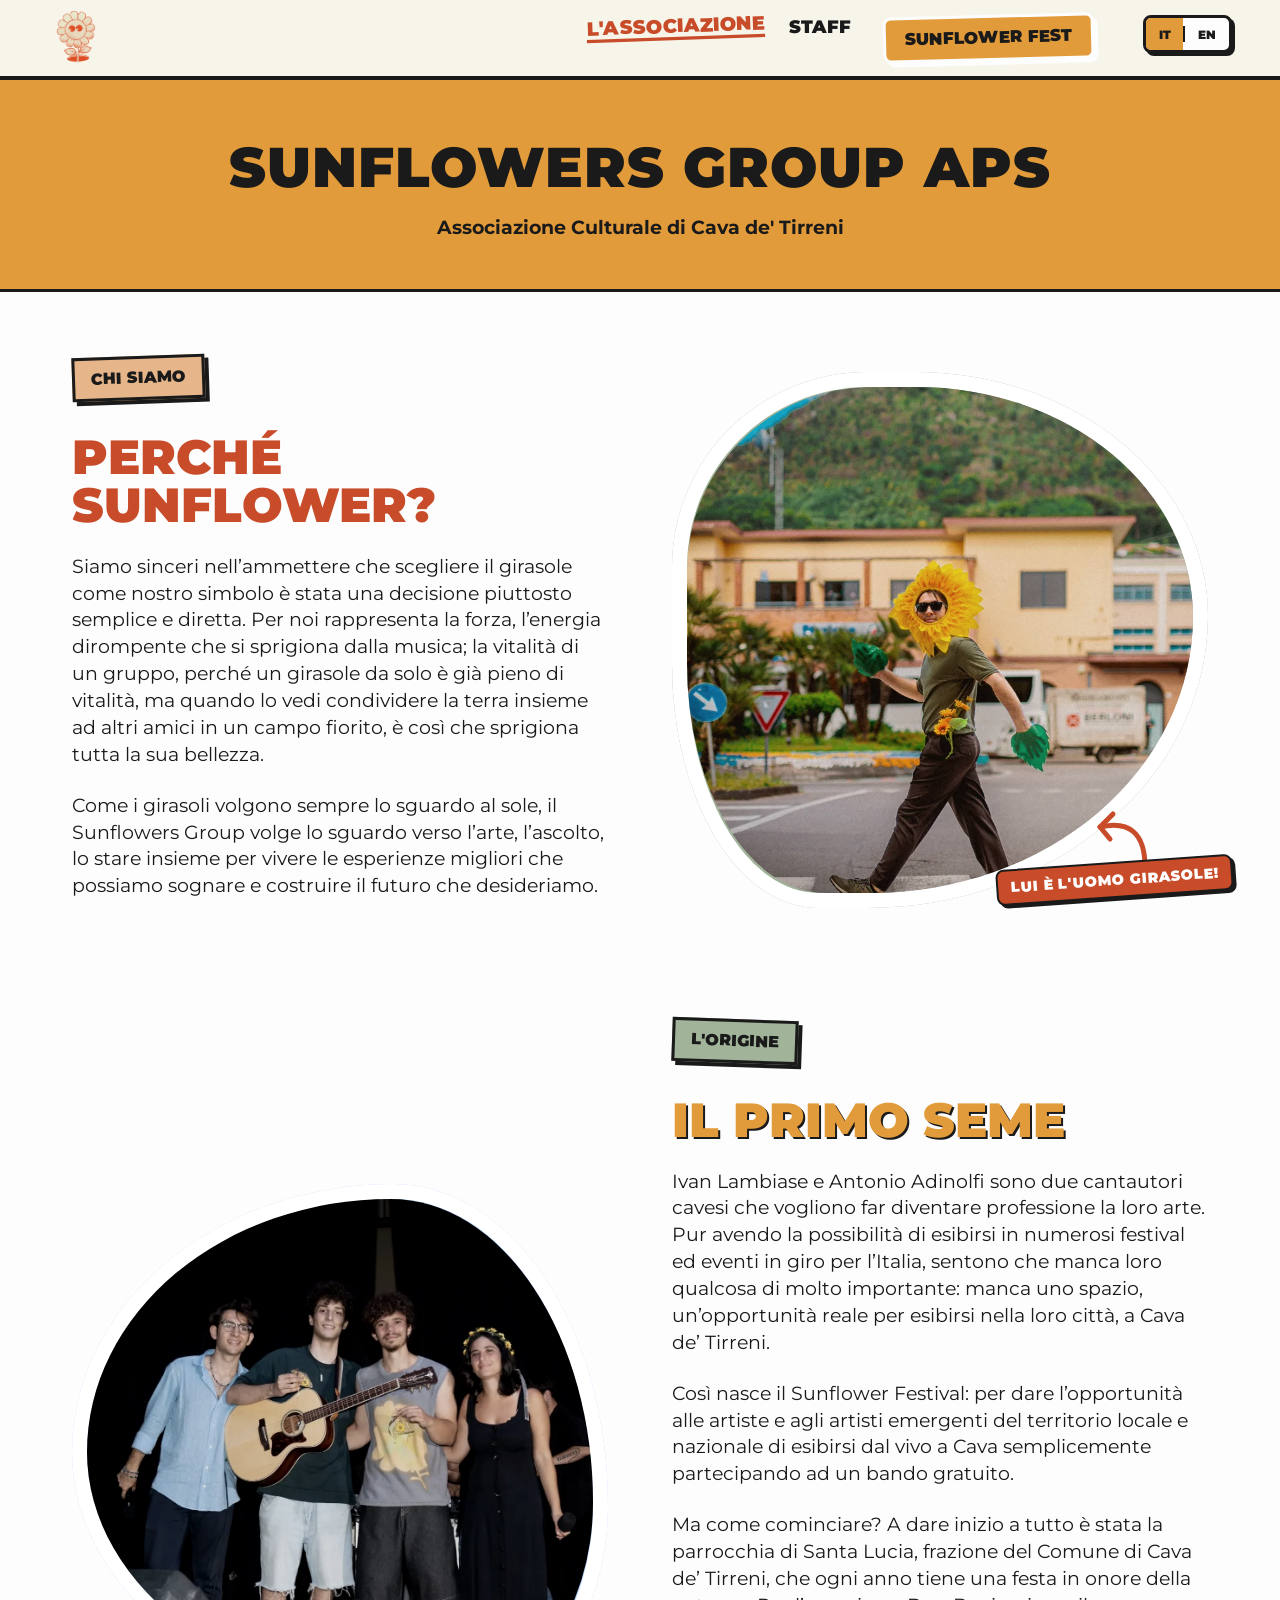
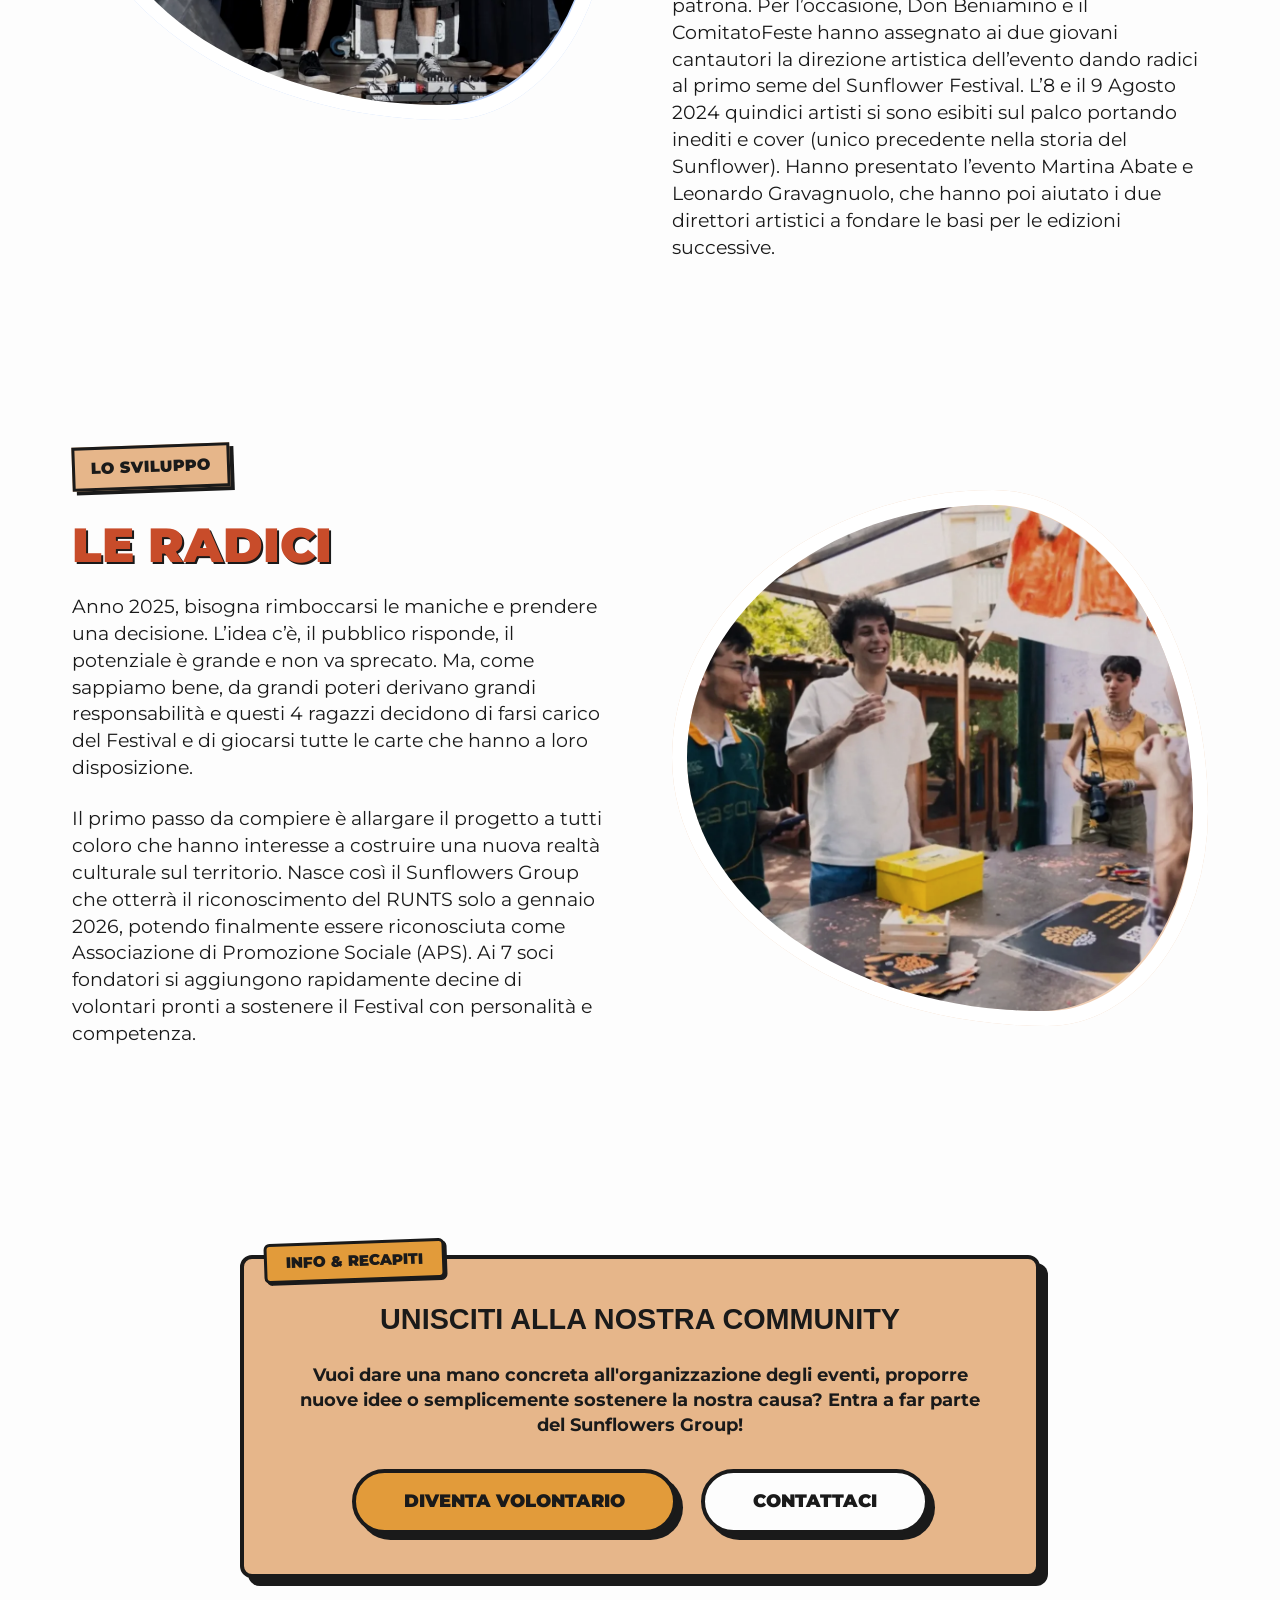
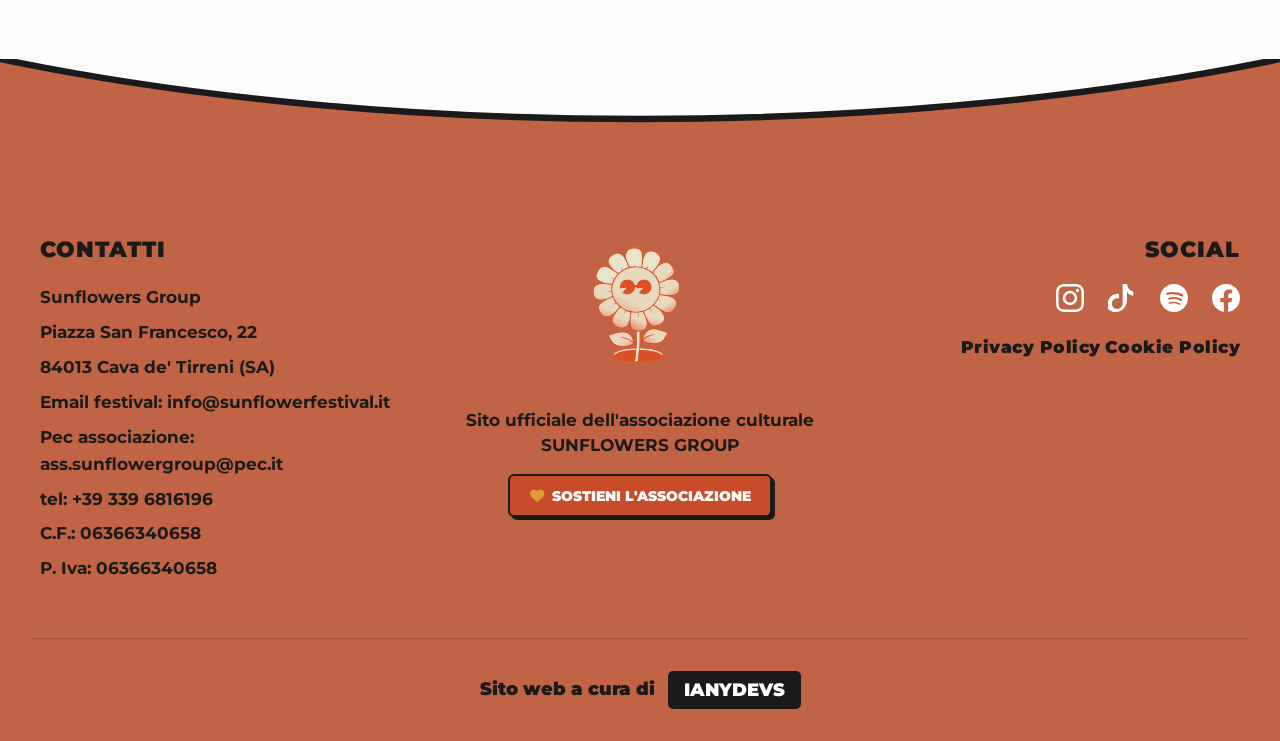
<file: associazione/index.html>
<!DOCTYPE html>
<html lang="it">
<head>
    <script type="text/javascript" src="https://embeds.iubenda.com/widgets/5751ebe9-eceb-4207-8c43-e5f22a08bc19.js"></script>
    <meta charset="UTF-8">
    <meta name="viewport" content="width=device-width, initial-scale=1.0">
    <title>Sunflowers Group | Associazione Culturale</title>
    <link rel="icon" type="image/png" href="assets/logo_ass.webp">
    <meta name="description" content="Sito ufficiale dell'Associazione Culturale Sunflowers Group. Promuoviamo arte, musica e creatività giovanile sul territorio.">
    <meta name="keywords" content="sunflowers group, associazione culturale, cava de tirreni, promozione artistica, giovani talenti">
    <link rel="canonical" href="https://www.sunflowerfestival.it/associazione/index.html">
    
    <!-- Open Graph / Facebook -->
    <meta property="og:type" content="website">
    <meta property="og:url" content="https://www.sunflowerfestival.it/associazione/index.html">
    <meta property="og:title" content="Sunflowers Group | Associazione Culturale">
    <meta property="og:description" content="Sito ufficiale dell'Associazione Culturale Sunflowers Group. Promuoviamo arte, musica e creatività giovanile sul territorio.">
    <meta property="og:image" content="https://www.sunflowerfestival.it/associazione/assets/logo_ass.webp">
    <meta property="og:site_name" content="Sunflowers Group">
    <meta property="og:locale" content="it_IT">

    <!-- Twitter -->
    <meta property="twitter:card" content="summary_large_image">
    <meta property="twitter:url" content="https://www.sunflowerfestival.it/associazione/index.html">
    <meta property="twitter:title" content="Sunflowers Group | Associazione Culturale">
    <meta property="twitter:description" content="Sito ufficiale dell'Associazione Culturale Sunflowers Group. Promuoviamo arte, musica e creatività giovanile sul territorio.">
    <meta property="twitter:image" content="https://www.sunflowerfestival.it/associazione/assets/logo_ass.webp">
    <link rel="stylesheet" href="style.css?v=30">
    <link rel="preconnect" href="https://cdnjs.cloudflare.com">
    <link rel="preconnect" href="https://fonts.cdnfonts.com">
    <link rel="preload" href="https://cdnjs.cloudflare.com/ajax/libs/font-awesome/6.4.0/css/all.min.css" as="style" onload="this.onload=null;this.rel='stylesheet'">
    <noscript><link rel="stylesheet" href="https://cdnjs.cloudflare.com/ajax/libs/font-awesome/6.4.0/css/all.min.css"></noscript>
    <link rel="preconnect" href="https://fonts.googleapis.com">
    <link rel="preconnect" href="https://fonts.gstatic.com" crossorigin>
    <link rel="preload" href="https://fonts.googleapis.com/css2?family=Anton&family=Montserrat:wght@400;700;900&family=Great+Vibes&family=Dancing+Script&display=swap" as="style" onload="this.onload=null;this.rel='stylesheet'">
    <noscript><link href="https://fonts.googleapis.com/css2?family=Anton&family=Montserrat:wght@400;700;900&family=Great+Vibes&family=Dancing+Script&display=swap" rel="stylesheet"></noscript>
    <link rel="preload" href="https://fonts.cdnfonts.com/css/monument-extended" as="style" onload="this.onload=null;this.rel='stylesheet'">
    <noscript><link href="https://fonts.cdnfonts.com/css/monument-extended" rel="stylesheet"></noscript>
    <script>
        (function() {
            if (sessionStorage.getItem('playTransitionOut') !== 'true') {
                document.documentElement.classList.add('no-curtain');
            }
        })();
    </script>
</head>
<body>
    
    <!-- TRANSIZIONE TENDINA -->
    <div class="page-curtain">
        <div class="curtain-content">
            <img src="assets/logo_ass.webp" alt="Logo Sunflowers Group" class="curtain-logo">
            <div class="curtain-cursive-text" style="opacity: 0; clip-path: inset(-20px 100% -20px -20px);">Sunflowers Group</div>
        </div>
    </div>
    
    <!-- NAVBAR -->
    <nav class="main-nav">
        <a href="index.html" class="nav-logo">
            <img src="assets/logo_ass.webp" alt="Logo Sunflowers Group">
        </a>
        <button class="menu-toggle" id="menu-toggle" aria-label="Toggle Menu">
            <span></span>
            <span></span>
            <span></span>
        </button>
        <div class="nav-links">
            <a href="index.html" class="active"><span class="lang-it">L'Associazione</span><span class="lang-en">The Association</span></a>
            <a href="staff.html">Staff</a>
            <a href="../index.html" class="nav-btn-fest">Sunflower Fest</a>
            <div class="lang-switcher">
                <button class="lang-btn it" data-lang="it">IT</button>
                <div class="lang-switcher-divider"></div>
                <button class="lang-btn en" data-lang="en">EN</button>
            </div>
        </div>
    </nav>

    <!-- Intestazione di pagina -->
    <header class="page-header" style="background-color: var(--c-yellow); border-bottom: 3px solid var(--text-black);">
        <h1 class="page-title" style="color: var(--text-black);">SUNFLOWERS GROUP APS</h1>
        <p class="page-subtitle" style="color: var(--text-black);">
            <span class="lang-it">Associazione Culturale di Cava de' Tirreni</span>
            <span class="lang-en">Cultural Association of Cava de' Tirreni</span>
        </p>
    </header>

    <!-- Contenitore del contenuto -->
    <div class="full-width-wrapper bg-white">
        
        <main class="info-section">
            
            <!-- Blocco associazione -->
            <article class="info-block reveal-up" id="missione">
                <div class="info-text">
                    <div class="sticker badge-rect bg-peach" style="position: relative; transform: rotate(-2deg); margin-bottom: 2rem; display: inline-block;">
                        <span class="lang-it">CHI SIAMO</span>
                        <span class="lang-en">WHO WE ARE</span>
                    </div>
                    <h2 style="color: var(--c-red);">
                        <span class="lang-it">PERCHÉ SUNFLOWER?</span>
                        <span class="lang-en">WHY SUNFLOWER?</span>
                    </h2>
                    <p>
                        <span class="lang-it">Siamo sinceri nell’ammettere che scegliere il girasole come nostro simbolo è stata una decisione piuttosto semplice e diretta. Per noi rappresenta la forza, l’energia dirompente che si sprigiona dalla musica; la vitalità di un gruppo, perché un girasole da solo è già pieno di vitalità, ma quando lo vedi condividere la terra insieme ad altri amici in un campo fiorito, è così che sprigiona tutta la sua bellezza.</span>
                        <span class="lang-en">We'll be honest: choosing the sunflower as our symbol was an easy, obvious choice. To us, it represents strength and the explosive energy that music unleashes — the vitality of a group, because even on its own a sunflower is already full of life, but it's when you see it sharing the soil with others in a blooming field that its beauty truly comes out.</span>
                    </p>
                    <p>
                        <span class="lang-it">Come i girasoli volgono sempre lo sguardo al sole, il Sunflowers Group volge lo sguardo verso l’arte, l’ascolto, lo stare insieme per vivere le esperienze migliori che possiamo sognare e costruire il futuro che desideriamo.</span>
                        <span class="lang-en">Just as sunflowers always turn toward the sun, the Sunflowers Group turns toward art, connection, and togetherness — living the best experiences we can dream up and building the future we want to see.</span>
                    </p>
                </div>
                <div class="info-image" style="position: relative;">
                    <div class="torn-paper-large float-anim-1 interactive-photo" style="background-color: var(--c-green);">
                        <div class="torn-paper-inner cover-image" style="background-image: url('assets/Img_ass1.webp');"></div>
                    </div>
                    <!-- Freccia e Testo "L'uomo girasole" -->
                    <div class="girasole-pointer" style="position: absolute; bottom: 10px; right: -25px; z-index: 15; font-family: 'Montserrat', sans-serif; font-weight: 900; pointer-events: none; display: flex; flex-direction: column; align-items: center;">
                        <svg width="80" height="70" viewBox="0 0 80 70" style="margin-left: 20px; margin-bottom: -10px;">
                            <!-- Freccia curva in stile disegnato a mano, verticale che piega a sinistra -->
                            <path d="M60,65 Q60,15 15,25" stroke="var(--c-red)" stroke-width="5" fill="none" stroke-linecap="round" />
                            <path d="M28,12 L15,25 L25,37" stroke="var(--c-red)" stroke-width="5" fill="none" stroke-linejoin="round" stroke-linecap="round" />
                        </svg>
                        <span style="white-space: nowrap; background: var(--c-red); color: white; padding: 6px 12px; border: 2px solid var(--text-black); border-radius: 8px; box-shadow: 3px 3px 0px var(--text-black); font-size: 0.9rem; text-transform: uppercase; letter-spacing: 1px; transform: rotate(-4deg); display: inline-block;">
                            <span class="lang-it">Lui è l'uomo girasole!</span>
                            <span class="lang-en">He is the sunflower man!</span>
                        </span>
                    </div>
                </div>
            </article>

            <!-- Blocco progetti -->
            <article class="info-block reverse reveal-up delay-1" style="padding-top: 2rem; padding-bottom: 4rem;" id="progetti">
                <div class="info-text">
                    <div class="sticker badge-rect bg-blue" style="position: relative; transform: rotate(2deg); margin-bottom: 2rem; display: inline-block; color: var(--text-black);">
                        <span class="lang-it">L'ORIGINE</span>
                        <span class="lang-en">THE ORIGIN</span>
                    </div>
                    <h2 style="color: var(--c-yellow); text-shadow: 2px 2px 0px var(--text-black);">
                        <span class="lang-it">IL PRIMO SEME</span>
                        <span class="lang-en">THE FIRST SEED</span>
                    </h2>
                    <p>
                        <span class="lang-it">Ivan Lambiase e Antonio Adinolfi sono due cantautori cavesi che vogliono far diventare professione la loro arte. Pur avendo la possibilità di esibirsi in numerosi festival ed eventi in giro per l’Italia, sentono che manca loro qualcosa di molto importante: manca uno spazio, un’opportunità reale per esibirsi nella loro città, a Cava de’ Tirreni.</span>
                        <span class="lang-en">Ivan Lambiase and Antonio Adinolfi are two singer-songwriters from Cava who want to turn their art into a career. Despite having played numerous festivals and events across Italy, they felt something important was missing: a real space, a real chance to perform in their own city, Cava de' Tirreni.</span>
                    </p>
                    <p>
                        <span class="lang-it">Così nasce il Sunflower Festival: per dare l’opportunità alle artiste e agli artisti emergenti del territorio locale e nazionale di esibirsi dal vivo a Cava semplicemente partecipando ad un bando gratuito.</span>
                        <span class="lang-en">And so the Sunflower Festival was born: to give emerging artists from the local and national scene the chance to perform live in Cava, simply by applying to a free open call.</span>
                    </p>
                    <p>
                        <span class="lang-it">Ma come cominciare? A dare inizio a tutto è stata la parrocchia di Santa Lucia, frazione del Comune di Cava de’ Tirreni, che ogni anno tiene una festa in onore della patrona. Per l’occasione, Don Beniamino e il ComitatoFeste hanno assegnato ai due giovani cantautori la direzione artistica dell’evento dando radici al primo seme del Sunflower Festival. L’8 e il 9 Agosto 2024 quindici artisti si sono esibiti sul palco portando inediti e cover (unico precedente nella storia del Sunflower). Hanno presentato l’evento Martina Abate e Leonardo Gravagnuolo, che hanno poi aiutato i due direttori artistici a fondare le basi per le edizioni successive.</span>
                        <span class="lang-en">But how do you start? It all began with the parish of Santa Lucia, a hamlet in the Municipality of Cava de' Tirreni, which holds a feast in honor of its patron saint every year. For the occasion, Don Beniamino and the Feast Committee entrusted the two young singer-songwriters with the event's artistic direction, planting the first seed of the Sunflower Festival. On August 8 and 9, 2024, fifteen artists took the stage with original songs and covers (still the only time that's happened in Sunflower's history). The event was hosted by Martina Abate and Leonardo Gravagnuolo, who went on to help the two artistic directors lay the groundwork for the editions that followed.</span>
                    </p>
                </div>
                <div class="info-image">
                    <div class="torn-paper-large shape-2 float-anim-2 interactive-photo" style="background-color: var(--c-blue);">
                        <div class="torn-paper-inner cover-image img-vibes" style="background-image: url('../assets/Foto-generali/Foto55.webp');"></div>
                    </div>
                </div>
            </article>

            <!-- Blocco radici -->
            <article class="info-block reveal-up delay-1" style="padding-top: 2rem; padding-bottom: 4rem;" id="radici">
                <div class="info-text">
                    <div class="sticker badge-rect bg-peach" style="position: relative; transform: rotate(-2deg); margin-bottom: 2rem; display: inline-block; color: var(--text-black);">
                        <span class="lang-it">LO SVILUPPO</span>
                        <span class="lang-en">THE DEVELOPMENT</span>
                    </div>
                    <h2 style="color: var(--c-red); text-shadow: 2px 2px 0px var(--text-black);">
                        <span class="lang-it">LE RADICI</span>
                        <span class="lang-en">THE ROOTS</span>
                    </h2>
                    <p>
                        <span class="lang-it">Anno 2025, bisogna rimboccarsi le maniche e prendere una decisione. L’idea c’è, il pubblico risponde, il potenziale è grande e non va sprecato. Ma, come sappiamo bene, da grandi poteri derivano grandi responsabilità e questi 4 ragazzi decidono di farsi carico del Festival e di giocarsi tutte le carte che hanno a loro disposizione.</span>
                        <span class="lang-en">It's 2025, and it's time to roll up our sleeves and make a call. The idea is there, the audience is responding, and the potential is too great to waste. But, as we all know, with great power comes great responsibility, and these four young guys decide to take charge of the Festival and play every card they have.</span>
                    </p>
                    <p>
                        <span class="lang-it">Il primo passo da compiere è allargare il progetto a tutti coloro che hanno interesse a costruire una nuova realtà culturale sul territorio. Nasce così il Sunflowers Group che otterrà il riconoscimento del RUNTS solo a gennaio 2026, potendo finalmente essere riconosciuta come Associazione di Promozione Sociale (APS). Ai 7 soci fondatori si aggiungono rapidamente decine di volontari pronti a sostenere il Festival con personalità e competenza.</span>
                        <span class="lang-en">The first step is to open the project up to everyone interested in building a new cultural venture in the area. That's how the Sunflowers Group came to be — though it wouldn't officially register with RUNTS until January 2026, finally earning recognition as a Social Promotion Association (APS). Dozens of volunteers quickly joined the 7 founding members, each ready to support the Festival with their own skills and personality.</span>
                    </p>
                </div>
                <div class="info-image">
                    <div class="torn-paper-large shape-2 float-anim-1 interactive-photo" style="background-color: var(--c-pastel-orange);">
                        <div class="torn-paper-inner cover-image img-vibes" style="background-image: url('../assets/Foto-generali/Foto56.webp');"></div>
                    </div>
                </div>
            </article>

            <!-- Card iscrizione / call to action -->
            <article class="reveal-up" style="width: 100%; display: flex; justify-content: center; margin-top: 2rem;">
                <div class="contact-info-card" style="max-width: 800px; width: 100%; text-align: center;">
                    <h3 style="font-family: 'Monument Extended', sans-serif; font-size: 1.8rem; margin-bottom: 1.5rem; text-transform: uppercase;">
                        <span class="lang-it">Unisciti alla nostra community</span>
                        <span class="lang-en">Join our community</span>
                    </h3>
                    <p style="font-size: 1.1rem; margin-bottom: 2rem; font-weight: 700;">
                        <span class="lang-it">Vuoi dare una mano concreta all'organizzazione degli eventi, proporre nuove idee o semplicemente sostenere la nostra causa? Entra a far parte del Sunflowers Group!</span>
                        <span class="lang-en">Do you want to lend a hand in organizing events, propose new ideas, or simply support our cause? Join the Sunflowers Group!</span>
                    </p>
                    <div style="display: flex; gap: 1.5rem; justify-content: center; flex-wrap: wrap;">
                        <a href="https://docs.google.com/forms/d/e/1FAIpQLSexlqiySbiXjuskMPaoTKAL4eFnGVCigT198Jx8wdQ3EUx08g/viewform" target="_blank" class="brutalist-button bg-yellow" style="font-size: 1.1rem; text-decoration: none;">
                            <span class="lang-it">Diventa Volontario</span>
                            <span class="lang-en">Become a Volunteer</span>
                        </a>
                        <a href="../contatti.html" class="brutalist-button bg-white" style="font-size: 1.1rem; text-decoration: none;">
                            <span class="lang-it">Contattaci</span>
                            <span class="lang-en">Contact Us</span>
                        </a>
                    </div>
                </div>
            </article>

        </main>
    </div>

    <!-- Footer del sito -->
    <footer class="site-footer">
        <!-- Divisore ondulato in cima al footer -->
        <svg class="footer-wave-divider" viewBox="0 0 1000 100" preserveAspectRatio="none">
            <path d="M0,0 C300,100 700,100 1000,0 L1000,100 L0,100 Z" fill="var(--c-yellow)"></path>
            <path d="M0,0 C300,100 700,100 1000,0" fill="none" stroke="var(--text-black)" stroke-width="8"></path>
        </svg>
        
        <div class="footer-container">
            <!-- Colonna sinistra: contatti -->
            <div class="footer-col footer-contacts">
                <h3><span class="lang-it">Contatti</span><span class="lang-en">Contact</span></h3>
                <p class="association-name">Sunflowers Group</p>
                <p>Piazza San Francesco, 22</p>
                <p>84013 Cava de' Tirreni (SA)</p>
                <p>
                    <span class="lang-it">Email festival: info@sunflowerfestival.it</span>
                    <span class="lang-en">Festival email: info@sunflowerfestival.it</span>
                </p>
                <p>
                    <span class="lang-it">Pec associazione: ass.sunflowergroup@pec.it</span>
                    <span class="lang-en">Association PEC: ass.sunflowergroup@pec.it</span>
                </p>
                <p>
                    <span class="lang-it">tel: +39 339 6816196</span>
                    <span class="lang-en">tel: +39 339 6816196</span>
                </p>
                <p>C.F.: 06366340658</p>
                <p>P. Iva: 06366340658</p>
            </div>
            
            <!-- Colonna centrale: logo e descrizione -->
            <div class="footer-col footer-brand">
                <div class="footer-logo">
                    <img src="assets/logo_ass.webp" alt="Logo Sunflowers Group">
                </div>
                <p class="realization-text">
                    <span class="lang-it">Sito ufficiale dell'associazione culturale<br><strong>SUNFLOWERS GROUP</strong></span>
                    <span class="lang-en">Official website of the cultural association<br><strong>SUNFLOWERS GROUP</strong></span>
                </p>
                <a href="assets/documenti/DonazioneSunflowersGroup.pdf" target="_blank" class="brutalist-button bg-red donation-footer-btn" style="text-decoration: none; font-size: 0.9rem; font-weight: 900; padding: 0.6rem 1.2rem; border-radius: 6px; color: var(--text-white); display: inline-flex; align-items: center; gap: 0.5rem; box-shadow: 3px 3px 0px var(--text-black); border: 2px solid var(--text-black); margin-top: 1rem;">
                    <i class="fa-solid fa-heart" style="color: var(--c-yellow);"></i> 
                    <span class="lang-it">Sostieni l'Associazione</span>
                    <span class="lang-en">Support the Association</span>
                </a>
            </div>
            
            <!-- Colonna destra: social e norme -->
            <div class="footer-col footer-socials">
                <h3>SOCIAL</h3>
                <div class="social-icons">
                    <a href="https://www.instagram.com/sun.flower.fest/" target="_blank" rel="noopener noreferrer" aria-label="Instagram">
                        <svg viewBox="0 0 24 24" width="28" height="28">
                            <defs>
                                <radialGradient id="rgInstagram" cx="30%" cy="107%" r="130%">
                                    <stop offset="0%" stop-color="#fdf497" />
                                    <stop offset="5%" stop-color="#fdf497" />
                                    <stop offset="45%" stop-color="#fd5949" />
                                    <stop offset="60%" stop-color="#d6249f" />
                                    <stop offset="90%" stop-color="#285aeb" />
                                </radialGradient>
                            </defs>
                            <path fill="url(#rgInstagram)" d="M12 2.163c3.204 0 3.584.012 4.85.07 3.252.148 4.771 1.691 4.919 4.919.058 1.265.069 1.645.069 4.849 0 3.205-.012 3.584-.069 4.849-.149 3.225-1.664 4.771-4.919 4.919-1.266.058-1.644.07-4.85.07-3.204 0-3.584-.012-4.849-.07-3.26-.149-4.771-1.699-4.919-4.92-.058-1.265-.07-1.644-.07-4.849 0-3.204.013-3.583.07-4.849.149-3.227 1.664-4.771 4.919-4.919 1.266-.057 1.645-.069 4.849-.069zM12 0C8.741 0 8.333.014 7.053.072 2.695.272.273 2.69.073 7.051C.014 8.333 0 8.741 0 12c0 3.259.014 3.668.072 4.948.2 4.358 2.618 6.78 6.98 6.98C8.333 23.986 8.741 24 12 24c3.259 0 3.668-.014 4.948-.072 4.354-.2 6.782-2.618 6.979-6.98.059-1.28.073-1.689.073-4.948 0-3.259-.014-3.667-.072-4.947-.196-4.354-2.617-6.78-6.979-6.98C15.668.014 15.259 0 12 0zm0 5.838a6.162 6.162 0 1 0 0 12.324 6.162 6.162 0 0 0 0-12.324zM12 16a4 4 0 1 1 0-8 4 4 0 0 1 0 8zm6.406-11.845a1.44 1.44 0 1 0 0 2.881 1.44 1.44 0 0 0 0-2.881z" />
                        </svg>
                    </a>
                    <a href="https://www.tiktok.com/@sunflower.fest" target="_blank" rel="noopener noreferrer" aria-label="TikTok">
                        <svg viewBox="0 0 24 24" width="28" height="28" fill="currentColor">
                            <path d="M12.525.02c1.31-.02 2.61-.01 3.91-.02.08 1.53.63 3.02 1.59 4.23.85.99 2.01 1.69 3.26 2.03.11.03.22.05.34.08v3.91c-.81-.13-1.61-.39-2.36-.77-1.12-.56-2.07-1.42-2.73-2.48-.06-.1-.13-.2-.2-.3-.02.04-.03.09-.04.13v6.78c.01 1.77-.38 3.53-1.13 5.13-.88 1.77-2.31 3.24-4.06 4.14-1.74.88-3.7 1.25-5.65 1.05-1.92-.17-3.76-.99-5.18-2.32C.29 20.47-.28 18.39-.14 16.29c.14-2.13 1.06-4.14 2.58-5.63 1.52-1.47 3.56-2.28 5.68-2.28.43-.01.86.03 1.29.11v3.96c-.45-.16-.92-.23-1.4-.23-1.14-.02-2.26.37-3.15 1.1-.9.76-1.46 1.86-1.56 3.03-.11 1.17.22 2.36.93 3.3.71.91 1.75 1.51 2.89 1.67 1.15.14 2.33-.11 3.3-.72 1-.64 1.72-1.63 1.99-2.77.13-.53.18-1.07.17-1.62-.02-2.92-.01-5.84-.02-8.76v-.93z"/>
                        </svg>
                    </a>
                    <a href="https://open.spotify.com/playlist/64spZqm9N3qM6NCwvnRzfY?si=bBNFJr0JQeagZHCr__zB_Q" target="_blank" rel="noopener noreferrer" aria-label="Spotify">
                        <svg viewBox="0 0 24 24" width="28" height="28" fill="currentColor">
                            <path d="M12 0C5.4 0 0 5.4 0 12s5.4 12 12 12 12-5.4 12-12S18.66 0 12 0zm5.5 17.6c-.2.3-.6.4-.9.2-2.3-1.4-5.1-1.7-8.5-.9-.3.1-.7-.1-.8-.4-.1-.3.1-.7.4-.8 3.7-.8 6.9-.5 9.5 1.1.3.1.4.5.3.8zm1.3-3.3c-.3.4-.8.5-1.1.3-2.6-1.6-6.6-2.1-9.7-1.2-.5.1-1-.2-1.1-.6-.1-.5.2-1 .6-1.1 3.6-1.1 8-.6 11 1.2.4.2.5.7.3 1.1zm.1-3.4C15 8.5 9.6 8.3 6.5 9.3c-.5.1-1.1-.1-1.2-.7-.1-.5.1-1.1.7-1.2 3.6-1.1 9.6-.9 13.4 1.4.5.3.6 1 .3 1.4-.3.5-1 .6-1.4.3z"/>
                        </svg>
                    </a>
                    <a href="https://www.facebook.com/share/1G4sMCHyNB/" target="_blank" rel="noopener noreferrer" aria-label="Facebook">
                        <svg viewBox="0 0 24 24" width="28" height="28" fill="currentColor">
                            <path d="M24 12.073c0-6.627-5.373-12-12-12s-12 5.373-12 12c0 5.99 4.388 10.954 10.125 11.854v-8.385H7.078v-3.47h3.047V9.43c0-3.007 1.792-4.669 4.533-4.669 1.312 0 2.686.235 2.686.235v2.953H15.83c-1.491 0-1.956.925-1.956 1.874v2.25h3.328l-.532 3.47h-2.796v8.385C19.612 23.027 24 18.062 24 12.073z"/>
                        </svg>
                    </a>
                </div>
                <div class="policy-link">
                    <a href="https://www.iubenda.com/privacy-policy/64394838" class="iubenda-white iubenda-noiframe iubenda-embed" title="Privacy Policy ">Privacy Policy</a><script type="text/javascript">(function (w,d) {var loader = function () {var s = d.createElement("script"), tag = d.getElementsByTagName("script")[0]; s.src="https://cdn.iubenda.com/iubenda.js"; tag.parentNode.insertBefore(s,tag);}; if(w.addEventListener){w.addEventListener("load", loader, false);}else if(w.attachEvent){w.attachEvent("onload", loader);}else{w.onload = loader;}})(window, document);</script>
                    <a href="https://www.iubenda.com/privacy-policy/64394838/cookie-policy" class="iubenda-white iubenda-noiframe iubenda-embed" title="Cookie Policy ">Cookie Policy</a><script type="text/javascript">(function (w,d) {var loader = function () {var s = d.createElement("script"), tag = d.getElementsByTagName("script")[0]; s.src="https://cdn.iubenda.com/iubenda.js"; tag.parentNode.insertBefore(s,tag);}; if(w.addEventListener){w.addEventListener("load", loader, false);}else if(w.attachEvent){w.attachEvent("onload", loader);}else{w.onload = loader;}})(window, document);</script>
                </div>
            </div>
        </div>

        <!-- Credito sviluppatore in fondo -->
        <div class="footer-bottom">
            <div class="developer-credit">
               <span class="lang-it">Sito web a cura di</span><span class="lang-en">Website by</span> <a href="https://ianyydevs.altervista.org/" target="_blank">IANYDEVS</a>
            </div>
        </div>
    </footer>

    <script src="script.js?v=1.0.4"></script>
</body>
</html>
</file>
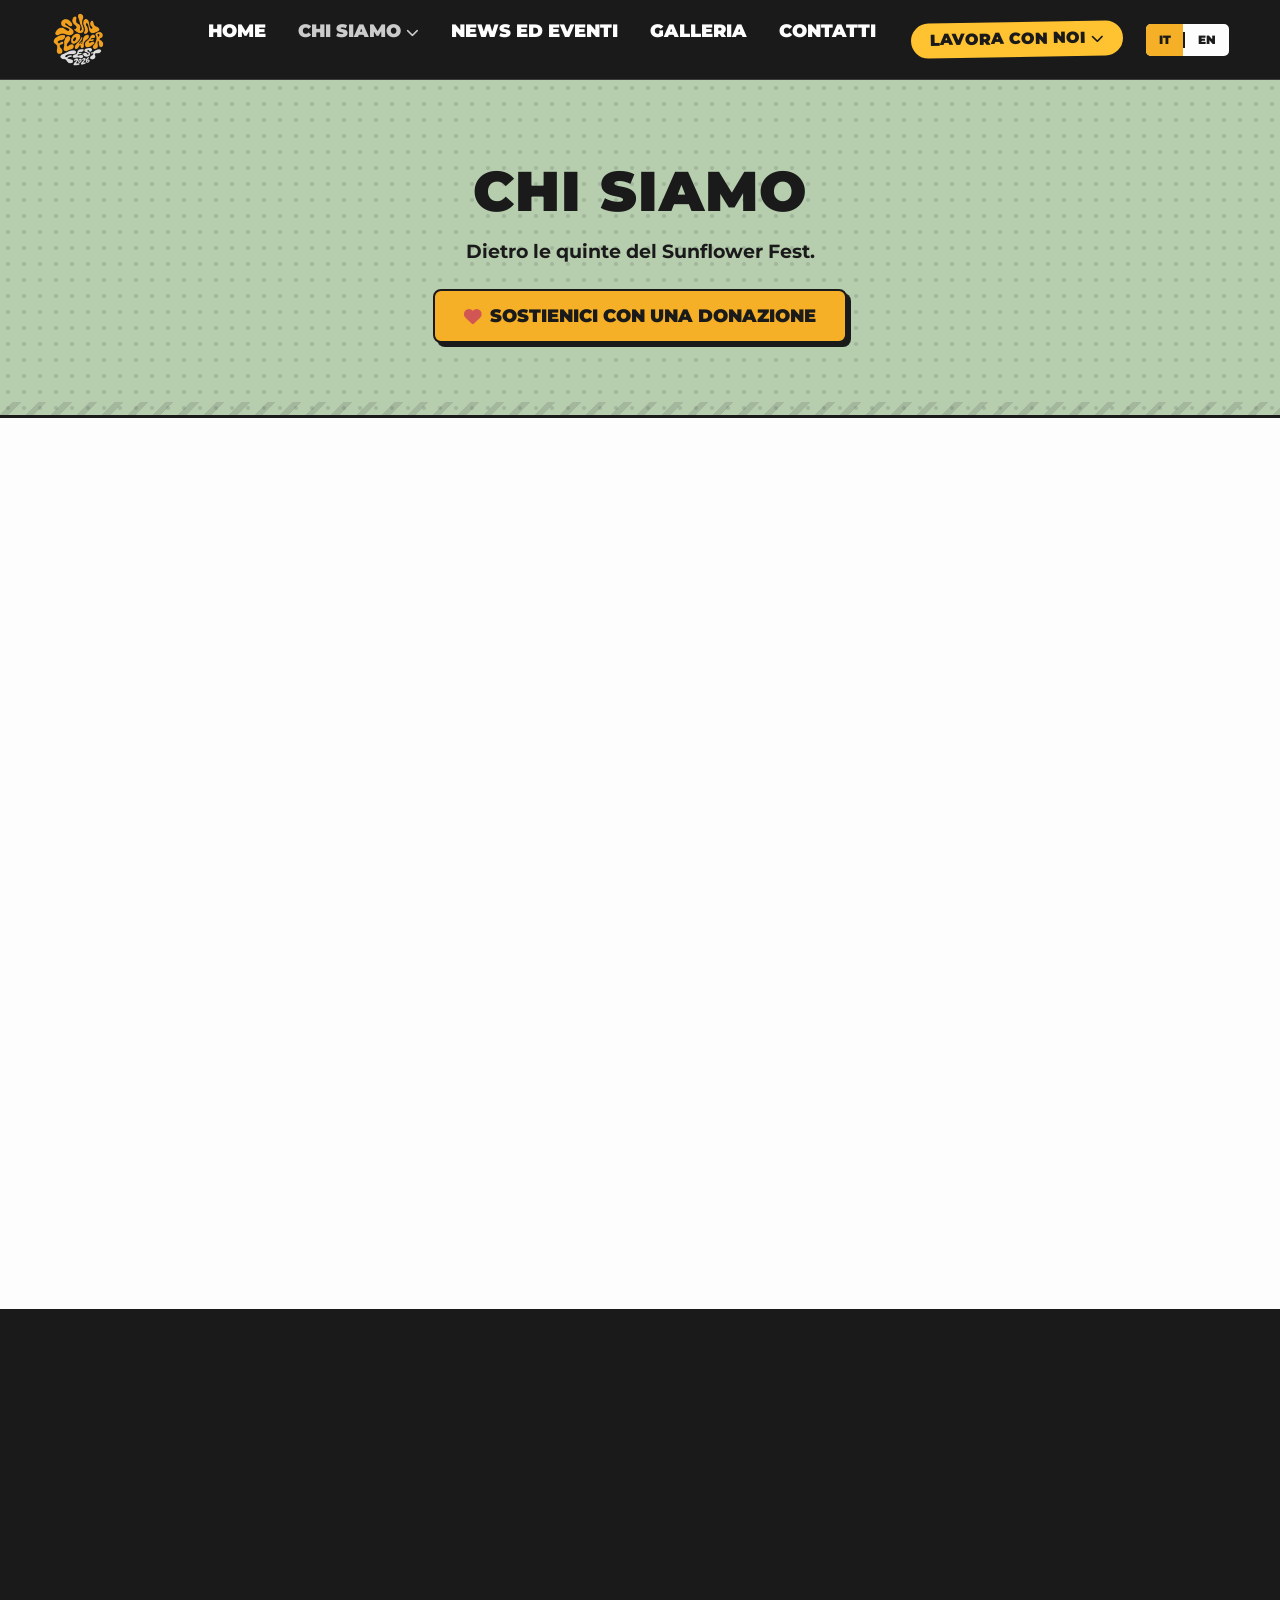
<file: chi-siamo.html>
<!DOCTYPE html>
<html lang="it">
<head>
    <script type="text/javascript" src="https://embeds.iubenda.com/widgets/5751ebe9-eceb-4207-8c43-e5f22a08bc19.js"></script>
    <meta charset="UTF-8">
    <meta name="viewport" content="width=device-width, initial-scale=1.0">
    <title>Sunflower Fest | Chi Siamo</title>
    <link rel="icon" type="image/png" href="assets/loghi/logo-nobg.png">
    <meta name="description" content="Chi Siamo - Scopri la storia dell'associazione culturale Sunflowers Group.">
    <meta name="keywords" content="chi siamo, sunflowers group, associazione culturale, cava de tirreni, storia sunflower">
    <link rel="canonical" href="https://www.sunflowerfestival.it/chi-siamo.html">
    
    <!-- Open Graph / Facebook -->
    <meta property="og:type" content="website">
    <meta property="og:url" content="https://www.sunflowerfestival.it/chi-siamo.html">
    <meta property="og:title" content="Sunflower Fest | Chi Siamo">
    <meta property="og:description" content="Chi Siamo - Scopri la storia dell'associazione culturale Sunflowers Group.">
    <meta property="og:image" content="https://www.sunflowerfestival.it/assets/loghi/logo-nobg.png">
    <meta property="og:site_name" content="Sunflower Fest">
    <meta property="og:locale" content="it_IT">

    <!-- Twitter -->
    <meta property="twitter:card" content="summary_large_image">
    <meta property="twitter:url" content="https://www.sunflowerfestival.it/chi-siamo.html">
    <meta property="twitter:title" content="Sunflower Fest | Chi Siamo">
    <meta property="twitter:description" content="Chi Siamo - Scopri la storia dell'associazione culturale Sunflowers Group.">
    <meta property="twitter:image" content="https://www.sunflowerfestival.it/assets/loghi/logo-nobg.png">
    <link rel="stylesheet" href="style.css?v=30">
    <link rel="preconnect" href="https://cdnjs.cloudflare.com">
    <link rel="preconnect" href="https://fonts.cdnfonts.com">
    <link rel="preload" href="https://cdnjs.cloudflare.com/ajax/libs/font-awesome/6.4.0/css/all.min.css" as="style" onload="this.onload=null;this.rel='stylesheet'">
    <noscript><link rel="stylesheet" href="https://cdnjs.cloudflare.com/ajax/libs/font-awesome/6.4.0/css/all.min.css"></noscript>
    <link rel="preconnect" href="https://fonts.googleapis.com">
    <link rel="preconnect" href="https://fonts.gstatic.com" crossorigin>
    <link rel="preload" href="https://fonts.googleapis.com/css2?family=Anton&family=Montserrat:wght@400;700;900&family=Great+Vibes&family=Dancing+Script&display=swap" as="style" onload="this.onload=null;this.rel='stylesheet'">
    <noscript><link href="https://fonts.googleapis.com/css2?family=Anton&family=Montserrat:wght@400;700;900&family=Great+Vibes&family=Dancing+Script&display=swap" rel="stylesheet"></noscript>
    <link rel="preload" href="https://fonts.cdnfonts.com/css/monument-extended" as="style" onload="this.onload=null;this.rel='stylesheet'">
    <noscript><link href="https://fonts.cdnfonts.com/css/monument-extended" rel="stylesheet"></noscript>
    <script>
        (function() {
            if (sessionStorage.getItem('playTransitionOut') !== 'true') {
                document.documentElement.classList.add('no-curtain');
            }
        })();
    </script>
</head>
<body>
    
    <!-- TRANSIZIONE TENDINA -->
    <div class="page-curtain">
        <div class="curtain-content">
            <img src="assets/loghi/logo-nobg.png" alt="Logo Sunflower Fest" class="curtain-logo">
            <div class="curtain-cursive-text" style="opacity: 0; clip-path: inset(-20px 100% -20px -20px);">Sunflower Festival</div>
        </div>
    </div>
    
    <nav class="main-nav">
        <a href="index.html" class="nav-logo">
            <img src="assets/loghi/logo-nobg.webp" alt="Sunflower Fest Logo" width="80" height="80">
        </a>
        <button class="menu-toggle" id="menu-toggle" aria-label="Toggle Menu">
            <span></span>
            <span></span>
            <span></span>
        </button>
        <div class="nav-links">
            <a href="index.html">Home</a>
            <div class="nav-dropdown simple-dropdown">
                <a href="#" class="dropdown-trigger">
                    <span class="lang-it">Chi Siamo <i class="fa-solid fa-chevron-down"></i></span>
                    <span class="lang-en">About Us <i class="fa-solid fa-chevron-down"></i></span>
                </a>
                <div class="dropdown-content simple">
                    <a href="chi-siamo.html" class="dropdown-link">
                        <span class="lang-it">La Nostra Storia</span>
                        <span class="lang-en">Our Story</span>
                    </a>
                    <a href="associazione/index.html" class="dropdown-link">
                        <span class="lang-it">L'Associazione</span>
                        <span class="lang-en">The Association</span>
                    </a>
                    <a href="associazione/staff.html" class="dropdown-link">
                        <span class="lang-it">Staff</span>
                        <span class="lang-en">Staff</span>
                    </a>
                </div>
            </div>
            <a href="news-eventi.html"><span class="lang-it">News ed Eventi</span><span class="lang-en">News and Events</span></a>
            <a href="galleria.html"><span class="lang-it">Galleria</span><span class="lang-en">Gallery</span></a>
            <a href="contatti.html"><span class="lang-it">Contatti</span><span class="lang-en">Contact</span></a>
            <div class="nav-dropdown">
                <a href="#" class="dropdown-trigger">
                    <span class="lang-it">Lavora con noi <i class="fa-solid fa-chevron-down"></i></span>
                    <span class="lang-en">Work with us <i class="fa-solid fa-chevron-down"></i></span>
                </a>
                <div class="dropdown-content">
                    <div class="dropdown-item">
                        <h4><span class="lang-it">LAVORA CON NOI</span><span class="lang-en">WORK WITH US</span></h4>
                        <p><span class="lang-it">Entra a far parte dello staff e aiutaci a organizzare il festival!</span><span class="lang-en">Join the staff and help us organize the festival!</span></p>
                        <a href="https://docs.google.com/forms/d/e/1FAIpQLSexlqiySbiXjuskMPaoTKAL4eFnGVCigT198Jx8wdQ3EUx08g/viewform"
                            target="_blank" class="dropdown-btn bg-yellow"><span class="lang-it">Lavora con noi</span><span class="lang-en">Work with us</span></a>
                    </div>
                    <div class="dropdown-divider"></div>
                    <div class="dropdown-item">
                        <h4><span class="lang-it">SALI SUL PALCO</span><span class="lang-en">TAKE THE STAGE</span></h4>
                        <p><span class="lang-it">Sei un artista o una band emergente? Mostraci il tuo talento!</span><span class="lang-en">Are you an emerging artist or band? Show us your talent!</span></p>
                        <a href="sali-sul-palco.html" class="dropdown-btn bg-red"><span class="lang-it">Sali sul palco</span><span class="lang-en">Take the stage</span></a>
                    </div>
                </div>
            </div>
        </div>
        <div class="lang-switcher">
            <button class="lang-btn it" data-lang="it">IT</button>
            <div class="lang-switcher-divider"></div>
            <button class="lang-btn en" data-lang="en">EN</button>
        </div>
    </nav>

    <!-- Intestazione di pagina -->
    <header class="page-header" style="background-color: var(--c-green); border-bottom: 3px solid var(--text-black);">
        <svg class="bg-blob-yellow" viewBox="0 0 100 100" style="width: 150px; opacity: 0.8; left: 10%; top: 10%; color: var(--c-yellow);"><path d="M50,10 C80,0 100,30 90,60 C80,90 30,100 10,70 C-10,40 20,20 50,10 Z" fill="currentColor"/></svg>
        <h1 class="page-title" style="color: var(--text-black);"><span class="lang-it">CHI SIAMO</span><span class="lang-en">ABOUT US</span></h1>
        <p class="page-subtitle" style="color: var(--text-black);">
            <span class="lang-it">Dietro le quinte del Sunflower Fest.</span>
            <span class="lang-en">Behind the scenes of Sunflower Fest.</span>
        </p>
        <div style="margin-top: 1.5rem;">
            <a href="associazione/assets/documenti/DonazioneSunflowersGroup.pdf" target="_blank" class="brutalist-button bg-yellow donation-header-btn" style="text-decoration: none; font-size: 1.1rem; font-weight: 900; padding: 0.8rem 1.8rem; border-radius: 8px; color: var(--text-black); display: inline-flex; align-items: center; gap: 0.5rem; box-shadow: 4px 4px 0px var(--text-black); border: 2px solid var(--text-black);">
                <i class="fa-solid fa-heart" style="color: var(--c-red);"></i> 
                <span class="lang-it">SOSTIENICI CON UNA DONAZIONE</span>
                <span class="lang-en">SUPPORT US WITH A DONATION</span>
            </a>
        </div>
    </header>

    <!-- Contenitore del contenuto -->
    <div class="full-width-wrapper bg-white">
        
        <main class="info-section">
            
            <!-- Blocco associazione -->
            <article class="info-block reveal-up">
                <div class="info-text">
                    <div class="sticker badge-rect badge-yellow" style="position: relative; transform: rotate(-3deg); margin-bottom: 2rem; display: inline-block;">
                        <span class="lang-it">LA NOSTRA STORIA</span>
                        <span class="lang-en">OUR STORY</span>
                    </div>
                    <h2 style="color: var(--c-red);">Sunflowers Group Aps</h2>
                    <p>
                        <span class="lang-it">Siamo un’associazione di promozione sociale, nata e costituita a Cava de’ Tirreni (SA) a Luglio 2025. Il nostro primo obiettivo è <strong> ricercare, scoprire e portare alla luce artisti emergenti della scena musicale italiana </strong>é crediamo che la musica sia uno strumento fondamentale per la crescita culturale della società.</span>
                        <span class="lang-en">We're a social promotion association, founded in Cava de’ Tirreni (SA) in July 2025. Our mission is to seek out, discover, and shine a light on emerging artists in the Italian music scene, in the belief that music is a vital force for society's cultural growth.</span>
                    </p>
                    <p>
                        <span class="lang-it">Il Sunflower Festival è la nostra missione: far diventare Cava un punto di riferimento per la musica emergente di tutto lo stivale</span>
                        <span class="lang-en">The Sunflower Festival is our mission: to turn Cava into a beacon for emerging music across the whole of Italy</span>
                    </p>
                    <a href="associazione/index.html" class="brutalist-button bg-yellow" style="text-decoration: none; display: inline-block; margin-top: 1.5rem; font-weight: 900; font-size: 1rem;">
                        <span class="lang-it">Scopri di più sull'Associazione &rarr;</span>
                        <span class="lang-en">Discover more about the Association &rarr;</span>
                    </a>
                </div>
                <div class="info-image">
                    <div class="torn-paper-large float-anim-1 interactive-photo" style="background-color: var(--c-green);">
                        <div class="torn-paper-inner cover-image img-association"></div>
                    </div>
                </div>
            </article>

        </main>
    </div>

    <!-- Footer del sito -->
    <footer class="site-footer">
        <!-- Divisore ondulato in cima al footer (stile valle concava) -->
        <svg class="footer-wave-divider" viewBox="0 0 1000 100" preserveAspectRatio="none">
            <path d="M0,0 C300,100 700,100 1000,0 L1000,100 L0,100 Z" fill="var(--c-yellow)"></path>
            <path d="M0,0 C300,100 700,100 1000,0" fill="none" stroke="var(--text-black)" stroke-width="8"></path>
        </svg>

        <div class="footer-container">
            <!-- Colonna sinistra: contatti -->
            <div class="footer-col footer-contacts">
                <h3><span class="lang-it">Contatti</span><span class="lang-en">Contact</span></h3>
                <p class="association-name">Sunflowers Group</p>
                <p>Piazza San Francesco, 22</p>
                <p>84013 Cava de' Tirreni (SA)</p>
                <p>
                    <span class="lang-it">Email festival: info@sunflowerfestival.it</span>
                    <span class="lang-en">Festival email: info@sunflowerfestival.it</span>
                </p>
                <p>
                    <span class="lang-it">Pec associazione: ass.sunflowergroup@pec.it</span>
                    <span class="lang-en">Association PEC: ass.sunflowergroup@pec.it</span>
                </p>
                <p>
                    <span class="lang-it">tel: +39 339 6816196</span>
                    <span class="lang-en">tel: +39 339 6816196</span>
                </p>
                <p>C.F.: 06366340658</p>
                <p>P. Iva: 06366340658</p>
            </div>
            
            <!-- Colonna centrale: logo e realizzazione -->
            <div class="footer-col footer-brand">
                <p class="realization-text">
                    <span class="lang-it">Il Sunflower Fest è realizzato dall'associazione culturale<br><strong>SUNFLOWERS GROUP APS</strong></span>
                    <span class="lang-en">Sunflower Fest is organized by the cultural association<br><strong>SUNFLOWERS GROUP APS</strong></span>
                </p>
                <a href="associazione/index.html">
                    <img src="assets/loghi/logo_ass.webp" alt="Logo Associazione" class="footer-association-logo" loading="lazy" width="150" height="163">
                </a>
                <a href="associazione/assets/documenti/DonazioneSunflowersGroup.pdf" target="_blank" class="brutalist-button bg-red donation-footer-btn" style="text-decoration: none; font-size: 0.9rem; font-weight: 900; padding: 0.6rem 1.2rem; border-radius: 6px; color: var(--text-white); display: inline-flex; align-items: center; gap: 0.5rem; box-shadow: 3px 3px 0px var(--text-black); border: 2px solid var(--text-black); margin-top: 1rem;">
                    <i class="fa-solid fa-heart" style="color: var(--c-yellow);"></i> 
                    <span class="lang-it">Fai una Donazione</span>
                    <span class="lang-en">Make a Donation</span>
                </a>
                <div class="edizioni-link-container" style="margin-top: 1.5rem;">
                    <a href="https://drive.google.com/drive/folders/1iq6a-2MNjYI1fJIagcNICltylER6KkoJ?usp=sharing" class="edizioni-link" target="_blank" rel="noopener noreferrer">
                        <span class="lang-it">Storico Edizioni</span>
                        <span class="lang-en">Past Editions</span>
                    </a>
                </div>
            </div>
            
            <!-- Colonna destra: social e norme -->
            <div class="footer-col footer-socials">
                <h3>SOCIAL</h3>
                <div class="social-icons">
                    <a href="https://www.instagram.com/sun.flower.fest/" target="_blank" rel="noopener noreferrer" aria-label="Instagram">
                        <svg viewBox="0 0 24 24" width="28" height="28">
                            <defs>
                                <radialGradient id="rgInstagram" cx="30%" cy="107%" r="130%">
                                    <stop offset="0%" stop-color="#fdf497" />
                                    <stop offset="5%" stop-color="#fdf497" />
                                    <stop offset="45%" stop-color="#fd5949" />
                                    <stop offset="60%" stop-color="#d6249f" />
                                    <stop offset="90%" stop-color="#285aeb" />
                                </radialGradient>
                            </defs>
                            <path fill="url(#rgInstagram)" d="M12 2.163c3.204 0 3.584.012 4.85.07 3.252.148 4.771 1.691 4.919 4.919.058 1.265.069 1.645.069 4.849 0 3.205-.012 3.584-.069 4.849-.149 3.225-1.664 4.771-4.919 4.919-1.266.058-1.644.07-4.85.07-3.204 0-3.584-.012-4.849-.07-3.26-.149-4.771-1.699-4.919-4.92-.058-1.265-.07-1.644-.07-4.849 0-3.204.013-3.583.07-4.849.149-3.227 1.664-4.771 4.919-4.919 1.266-.057 1.645-.069 4.849-.069zM12 0C8.741 0 8.333.014 7.053.072 2.695.272.273 2.69.073 7.051C.014 8.333 0 8.741 0 12c0 3.259.014 3.668.072 4.948.2 4.358 2.618 6.78 6.98 6.98C8.333 23.986 8.741 24 12 24c3.259 0 3.668-.014 4.948-.072 4.354-.2 6.782-2.618 6.979-6.98.059-1.28.073-1.689.073-4.948 0-3.259-.014-3.667-.072-4.947-.196-4.354-2.617-6.78-6.979-6.98C15.668.014 15.259 0 12 0zm0 5.838a6.162 6.162 0 1 0 0 12.324 6.162 6.162 0 0 0 0-12.324zM12 16a4 4 0 1 1 0-8 4 4 0 0 1 0 8zm6.406-11.845a1.44 1.44 0 1 0 0 2.881 1.44 1.44 0 0 0 0-2.881z" />
                        </svg>
                    </a>
                    <a href="https://www.tiktok.com/@sunflower.fest" target="_blank" rel="noopener noreferrer" aria-label="TikTok">
                        <svg viewBox="0 0 24 24" width="28" height="28" fill="currentColor">
                            <path d="M12.525.02c1.31-.02 2.61-.01 3.91-.02.08 1.53.63 3.02 1.59 4.23.85.99 2.01 1.69 3.26 2.03.11.03.22.05.34.08v3.91c-.81-.13-1.61-.39-2.36-.77-1.12-.56-2.07-1.42-2.73-2.48-.06-.1-.13-.2-.2-.3-.02.04-.03.09-.04.13v6.78c.01 1.77-.38 3.53-1.13 5.13-.88 1.77-2.31 3.24-4.06 4.14-1.74.88-3.7 1.25-5.65 1.05-1.92-.17-3.76-.99-5.18-2.32C.29 20.47-.28 18.39-.14 16.29c.14-2.13 1.06-4.14 2.58-5.63 1.52-1.47 3.56-2.28 5.68-2.28.43-.01.86.03 1.29.11v3.96c-.45-.16-.92-.23-1.4-.23-1.14-.02-2.26.37-3.15 1.1-.9.76-1.46 1.86-1.56 3.03-.11 1.17.22 2.36.93 3.3.71.91 1.75 1.51 2.89 1.67 1.15.14 2.33-.11 3.3-.72 1-.64 1.72-1.63 1.99-2.77.13-.53.18-1.07.17-1.62-.02-2.92-.01-5.84-.02-8.76v-.93z"/>
                        </svg>
                    </a>
                    <a href="https://open.spotify.com/playlist/64spZqm9N3qM6NCwvnRzfY?si=bBNFJr0JQeagZHCr__zB_Q" target="_blank" rel="noopener noreferrer" aria-label="Spotify">
                        <svg viewBox="0 0 24 24" width="28" height="28" fill="currentColor">
                            <path d="M12 0C5.4 0 0 5.4 0 12s5.4 12 12 12 12-5.4 12-12S18.66 0 12 0zm5.5 17.6c-.2.3-.6.4-.9.2-2.3-1.4-5.1-1.7-8.5-.9-.3.1-.7-.1-.8-.4-.1-.3.1-.7.4-.8 3.7-.8 6.9-.5 9.5 1.1.3.1.4.5.3.8zm1.3-3.3c-.3.4-.8.5-1.1.3-2.6-1.6-6.6-2.1-9.7-1.2-.5.1-1-.2-1.1-.6-.1-.5.2-1 .6-1.1 3.6-1.1 8-.6 11 1.2.4.2.5.7.3 1.1zm.1-3.4C15 8.5 9.6 8.3 6.5 9.3c-.5.1-1.1-.1-1.2-.7-.1-.5.1-1.1.7-1.2 3.6-1.1 9.6-.9 13.4 1.4.5.3.6 1 .3 1.4-.3.5-1 .6-1.4.3z"/>
                        </svg>
                    </a>
                    <a href="https://www.facebook.com/share/1G4sMCHyNB/" target="_blank" rel="noopener noreferrer" aria-label="Facebook">
                        <svg viewBox="0 0 24 24" width="28" height="28" fill="currentColor">
                            <path d="M24 12.073c0-6.627-5.373-12-12-12s-12 5.373-12 12c0 5.99 4.388 10.954 10.125 11.854v-8.385H7.078v-3.47h3.047V9.43c0-3.007 1.792-4.669 4.533-4.669 1.312 0 2.686.235 2.686.235v2.953H15.83c-1.491 0-1.956.925-1.956 1.874v2.25h3.328l-.532 3.47h-2.796v8.385C19.612 23.027 24 18.062 24 12.073z"/>
                        </svg>
                    </a>
                </div>
                <div class="policy-link">
                    <a href="https://www.iubenda.com/privacy-policy/64394838" class="iubenda-white iubenda-noiframe iubenda-embed" title="Privacy Policy ">Privacy Policy</a><script type="text/javascript">(function (w,d) {var loader = function () {var s = d.createElement("script"), tag = d.getElementsByTagName("script")[0]; s.src="https://cdn.iubenda.com/iubenda.js"; tag.parentNode.insertBefore(s,tag);}; if(w.addEventListener){w.addEventListener("load", loader, false);}else if(w.attachEvent){w.attachEvent("onload", loader);}else{w.onload = loader;}})(window, document);</script>
                    <a href="https://www.iubenda.com/privacy-policy/64394838/cookie-policy" class="iubenda-white iubenda-noiframe iubenda-embed" title="Cookie Policy ">Cookie Policy</a><script type="text/javascript">(function (w,d) {var loader = function () {var s = d.createElement("script"), tag = d.getElementsByTagName("script")[0]; s.src="https://cdn.iubenda.com/iubenda.js"; tag.parentNode.insertBefore(s,tag);}; if(w.addEventListener){w.addEventListener("load", loader, false);}else if(w.attachEvent){w.attachEvent("onload", loader);}else{w.onload = loader;}})(window, document);</script>
                </div>
            </div>
            
        </div>
        
        <!-- Credito sviluppatore in fondo -->
        <div class="footer-bottom">
            <div class="developer-credit">
               <span class="lang-it">Sito web a cura di</span><span class="lang-en">Website by</span> <a href="https://ianyydevs.altervista.org/" target="_blank">IANYDEVS</a>
            </div>
        </div>
    </footer>

    <script src="script.js?v=1.0.4"></script>
</body>
</html>
</file>
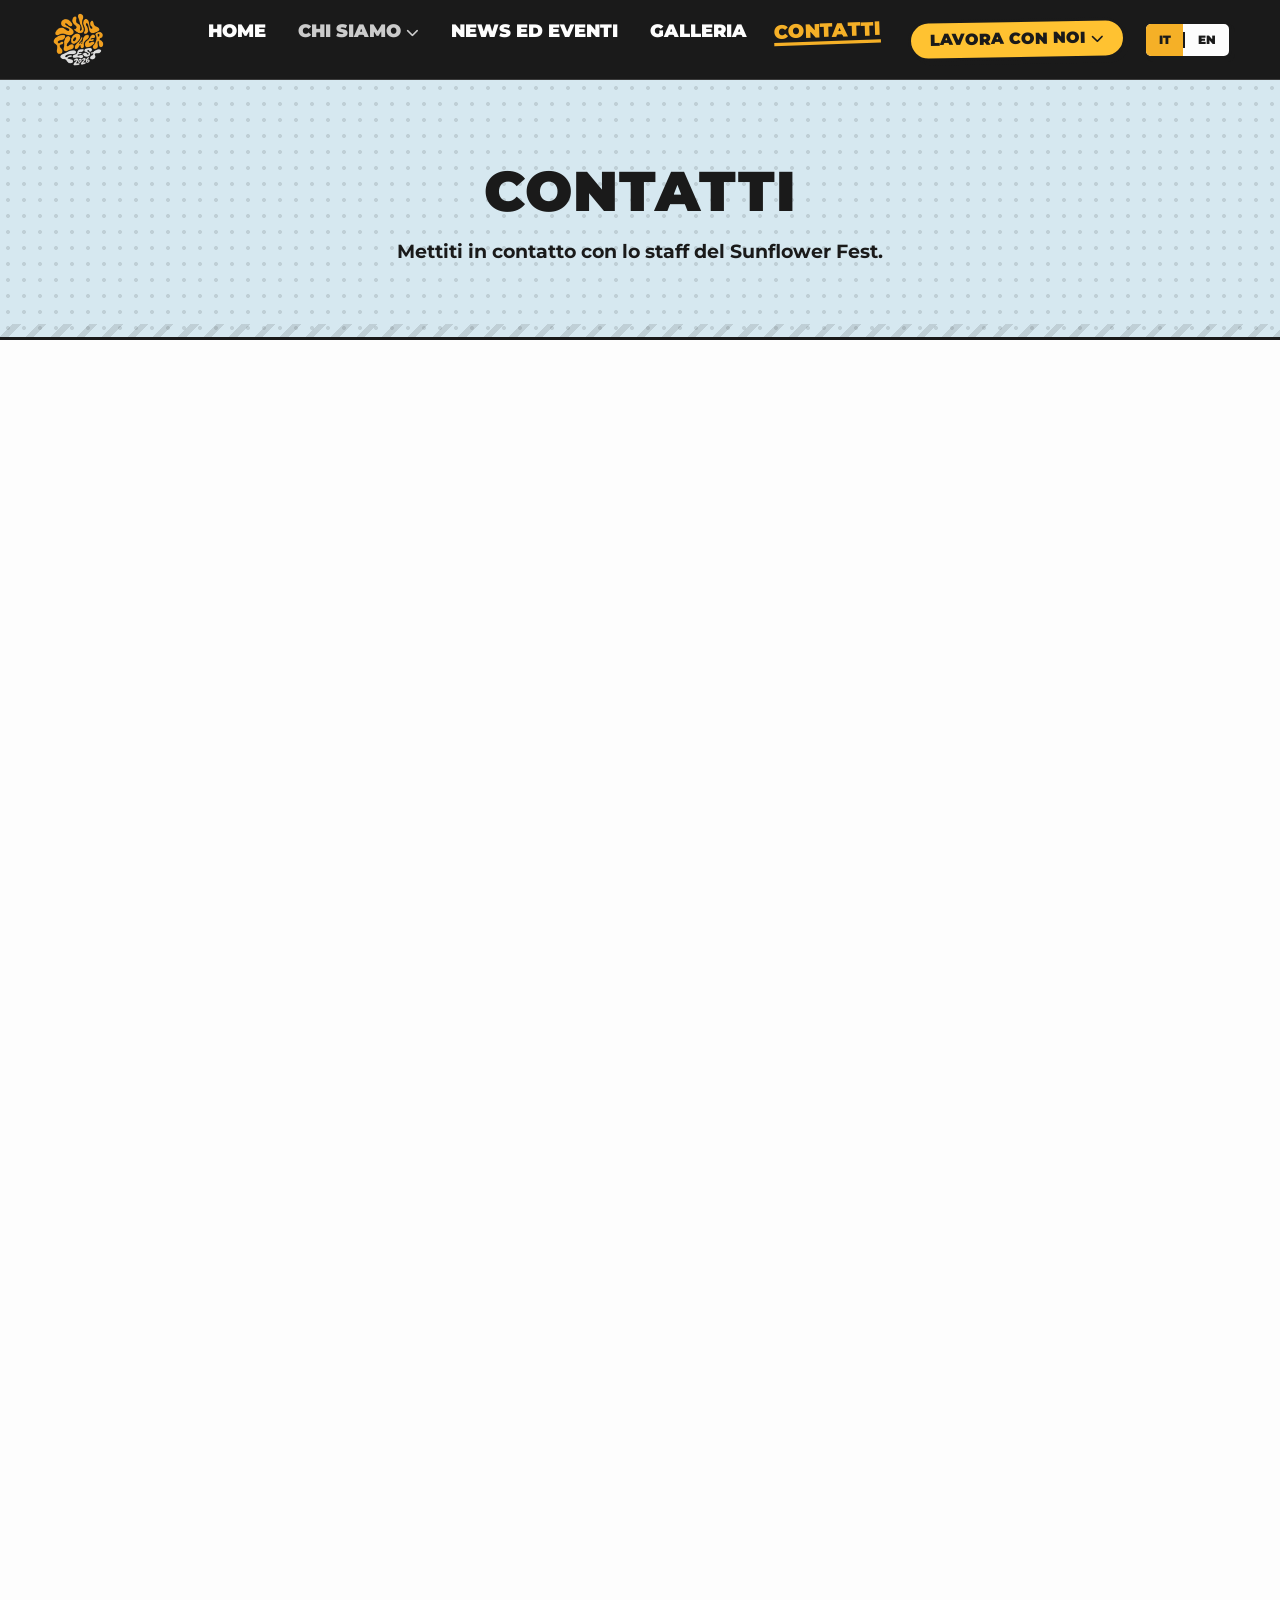
<file: contatti.html>
<!DOCTYPE html>
<html lang="it">
<head>
    <script type="text/javascript" src="https://embeds.iubenda.com/widgets/5751ebe9-eceb-4207-8c43-e5f22a08bc19.js"></script>
    <meta charset="UTF-8">
    <meta name="viewport" content="width=device-width, initial-scale=1.0">
    <title>Sunflower Fest | Contatti</title>
    <link rel="icon" type="image/png" href="assets/loghi/logo-nobg.png">
    <meta name="description" content="Contatti - Contatta l'Associazione Culturale Sunflowers Group.">
    <meta name="keywords" content="contatti, email, pec, indirizzo, associazione sunflowers group, info sunflower festival">
    <link rel="canonical" href="https://www.sunflowerfestival.it/contatti.html">
    
    <!-- Open Graph / Facebook -->
    <meta property="og:type" content="website">
    <meta property="og:url" content="https://www.sunflowerfestival.it/contatti.html">
    <meta property="og:title" content="Sunflower Fest | Contatti">
    <meta property="og:description" content="Contatti - Contatta l'Associazione Culturale Sunflowers Group.">
    <meta property="og:image" content="https://www.sunflowerfestival.it/assets/loghi/logo-nobg.png">
    <meta property="og:site_name" content="Sunflower Fest">
    <meta property="og:locale" content="it_IT">

    <!-- Twitter -->
    <meta property="twitter:card" content="summary_large_image">
    <meta property="twitter:url" content="https://www.sunflowerfestival.it/contatti.html">
    <meta property="twitter:title" content="Sunflower Fest | Contatti">
    <meta property="twitter:description" content="Contatti - Contatta l'Associazione Culturale Sunflowers Group.">
    <meta property="twitter:image" content="https://www.sunflowerfestival.it/assets/loghi/logo-nobg.png">
    <link rel="stylesheet" href="style.css?v=30">
    <link rel="preconnect" href="https://cdnjs.cloudflare.com">
    <link rel="preconnect" href="https://fonts.cdnfonts.com">
    <link rel="preload" href="https://cdnjs.cloudflare.com/ajax/libs/font-awesome/6.4.0/css/all.min.css" as="style" onload="this.onload=null;this.rel='stylesheet'">
    <noscript><link rel="stylesheet" href="https://cdnjs.cloudflare.com/ajax/libs/font-awesome/6.4.0/css/all.min.css"></noscript>
    <link rel="preconnect" href="https://fonts.googleapis.com">
    <link rel="preconnect" href="https://fonts.gstatic.com" crossorigin>
    <link rel="preload" href="https://fonts.googleapis.com/css2?family=Anton&family=Montserrat:wght@400;700;900&family=Great+Vibes&family=Dancing+Script&display=swap" as="style" onload="this.onload=null;this.rel='stylesheet'">
    <noscript><link href="https://fonts.googleapis.com/css2?family=Anton&family=Montserrat:wght@400;700;900&family=Great+Vibes&family=Dancing+Script&display=swap" rel="stylesheet"></noscript>
    <link rel="preload" href="https://fonts.cdnfonts.com/css/monument-extended" as="style" onload="this.onload=null;this.rel='stylesheet'">
    <noscript><link href="https://fonts.cdnfonts.com/css/monument-extended" rel="stylesheet"></noscript>
    <script>
        (function() {
            if (sessionStorage.getItem('playTransitionOut') !== 'true') {
                document.documentElement.classList.add('no-curtain');
            }
        })();
    </script>
</head>
<body>
    
    <!-- TRANSIZIONE TENDINA -->
    <div class="page-curtain">
        <div class="curtain-content">
            <img src="assets/loghi/logo-nobg.png" alt="Logo Sunflower Fest" class="curtain-logo">
            <div class="curtain-cursive-text" style="opacity: 0; clip-path: inset(-20px 100% -20px -20px);">Sunflower Festival</div>
        </div>
    </div>
    
    <nav class="main-nav">
        <a href="index.html" class="nav-logo">
            <img src="assets/loghi/logo-nobg.webp" alt="Sunflower Fest Logo" width="80" height="80">
        </a>
        <button class="menu-toggle" id="menu-toggle" aria-label="Toggle Menu">
            <span></span>
            <span></span>
            <span></span>
        </button>
        <div class="nav-links">
            <a href="index.html">Home</a>
            <div class="nav-dropdown simple-dropdown">
                <a href="#" class="dropdown-trigger">
                    <span class="lang-it">Chi Siamo <i class="fa-solid fa-chevron-down"></i></span>
                    <span class="lang-en">About Us <i class="fa-solid fa-chevron-down"></i></span>
                </a>
                <div class="dropdown-content simple">
                    <a href="chi-siamo.html" class="dropdown-link">
                        <span class="lang-it">La Nostra Storia</span>
                        <span class="lang-en">Our Story</span>
                    </a>
                    <a href="associazione/index.html" class="dropdown-link">
                        <span class="lang-it">L'Associazione</span>
                        <span class="lang-en">The Association</span>
                    </a>
                    <a href="associazione/staff.html" class="dropdown-link">
                        <span class="lang-it">Staff</span>
                        <span class="lang-en">Staff</span>
                    </a>
                </div>
            </div>
            <a href="news-eventi.html"><span class="lang-it">News Ed Eventi</span><span class="lang-en">News and Events</span></a>
            <a href="galleria.html"><span class="lang-it">Galleria</span><span class="lang-en">Gallery</span></a>
            <a href="contatti.html" class="active"><span class="lang-it">Contatti</span><span class="lang-en">Contact</span></a>
            <div class="nav-dropdown">
                <a href="#" class="dropdown-trigger">
                    <span class="lang-it">Lavora con noi <i class="fa-solid fa-chevron-down"></i></span>
                    <span class="lang-en">Work with us <i class="fa-solid fa-chevron-down"></i></span>
                </a>
                <div class="dropdown-content">
                    <div class="dropdown-item">
                        <h4><span class="lang-it">LAVORA CON NOI</span><span class="lang-en">WORK WITH US</span></h4>
                        <p><span class="lang-it">Entra a far parte dello staff e aiutaci a organizzare il festival!</span><span class="lang-en">Join the staff and help us organize the festival!</span></p>
                        <a href="https://docs.google.com/forms/d/e/1FAIpQLSexlqiySbiXjuskMPaoTKAL4eFnGVCigT198Jx8wdQ3EUx08g/viewform"
                            target="_blank" class="dropdown-btn bg-yellow"><span class="lang-it">Lavora con noi</span><span class="lang-en">Work with us</span></a>
                    </div>
                    <div class="dropdown-divider"></div>
                    <div class="dropdown-item">
                        <h4><span class="lang-it">SALI SUL PALCO</span><span class="lang-en">TAKE THE STAGE</span></h4>
                        <p><span class="lang-it">Sei un artista o una band emergente? Mostraci il tuo talento!</span><span class="lang-en">Are you an emerging artist or band? Show us your talent!</span></p>
                        <a href="sali-sul-palco.html" class="dropdown-btn bg-red"><span class="lang-it">Sali sul palco</span><span class="lang-en">Take the stage</span></a>
                    </div>
                </div>
            </div>
        </div>
        <div class="lang-switcher">
            <button class="lang-btn it" data-lang="it">IT</button>
            <div class="lang-switcher-divider"></div>
            <button class="lang-btn en" data-lang="en">EN</button>
        </div>
    </nav>

    <!-- Intestazione di pagina -->
    <header class="page-header" style="background-color: var(--c-blue); border-bottom: 3px solid var(--text-black);">
        <svg class="bg-blob-yellow" viewBox="0 0 100 100" style="width: 150px; opacity: 0.8; right: 10%; top: 10%; color: var(--c-yellow);"><path d="M50,10 C80,0 100,30 90,60 C80,90 30,100 10,70 C-10,40 20,20 50,10 Z" fill="currentColor"/></svg>
        <h1 class="page-title" style="color: var(--text-black);"><span class="lang-it">CONTATTI</span><span class="lang-en">CONTACT</span></h1>
        <p class="page-subtitle" style="color: var(--text-black);">
            <span class="lang-it">Mettiti in contatto con lo staff del Sunflower Fest.</span>
            <span class="lang-en">Get in touch with the Sunflower Fest staff.</span>
        </p>
    </header>

    <!-- Contenitore del contenuto -->
    <div class="full-width-wrapper bg-white">
        
        <main class="info-section" style="padding-bottom: 6rem;">
            
            <div style="display: flex; gap: 4rem; flex-wrap: wrap; width: 100%;">
                
                <!-- Colonna sinistra: cartolina (candidature) -->
                <div class="reveal-up" style="flex: 1.2; min-width: 320px;">
                    <a href="#" class="postcard-wrapper secure-email-link" data-user="info" data-domain="sunflowerfestival.it" data-subject="Candidatura Sunflower Fest" style="text-decoration: none; color: inherit; display: block;">
                        <div class="postcard-card">
                            <div class="postcard-header">
                                <span class="postcard-title-text">
                                    <span class="lang-it">IL TUO MESSAGGIO</span>
                                    <span class="lang-en">YOUR MESSAGE</span>
                                </span>
                                <div class="postcard-stamp">
                                    <span class="stamp-text">SUNFLOWER<br>FESTIVAL</span>
                                    <img class="stamp-icon" src="assets/loghi/logo-nobg.png" alt="Stamp Logo">
                                </div>
                            </div>
                            
                            <div class="postcard-body">
                                <div class="postcard-left-col">
                                    <p class="postcard-message" style="font-family: 'Montserrat', sans-serif !important; font-size: 1.1rem !important; font-weight: 700 !important; color: #2b3a8c !important; line-height: 1.4 !important; font-style: normal !important; margin: 0 0 1rem 0 !important;">
                                        <span class="lang-it">Ciao Staff!<br>Vorrei mandare il mio messaggio al Sunflower.</span>
                                        <span class="lang-en">Hey team!<br>I'd love to send my message to Sunflower Fest.</span>
                                    </p>
                                    <span class="postcard-click-action">
                                        <i class="fa-solid fa-paper-plane"></i> 
                                        <span class="lang-it">Clicca per mandare il tuo messaggio</span>
                                        <span class="lang-en">Click to send your message</span>
                                    </span>
                                </div>
                                
                                <div class="postcard-divider"></div>
                                
                                <div class="postcard-right-col">
                                    <div class="address-lines">
                                        <div class="address-label">
                                            <span class="lang-it">A: Staff Sunflower</span>
                                            <span class="lang-en">To: Sunflower Staff</span>
                                        </div>
                                        <div class="address-line secure-email-display" data-user="info" data-domain="sunflowerfestival.it" style="font-family: 'Montserrat', sans-serif !important; font-size: 0.95rem !important; font-weight: 700 !important; color: #2b3a8c !important; font-style: normal !important; border-bottom: 2px solid var(--text-black); padding-bottom: 2px;">
                                            <span class="lang-it">Abilita Javascript</span>
                                            <span class="lang-en">Enable JavaScript</span>
                                        </div>
                                        <div class="address-line" style="border-bottom: 2px solid var(--text-black); padding-bottom: 2px;">Sunflowers Group APS</div>
                                        <div class="address-line" style="border-bottom: 2px solid var(--text-black); padding-bottom: 2px;">Cava de' Tirreni (SA)</div>
                                    </div>
                                </div>
                            </div>
                        </div>
                    </a>
                </div>
                
                <!-- Colonna destra: info e dettagli -->
                <div class="reveal-up delay-1" style="flex: 1; min-width: 300px;">
                    <div class="contact-info-card">
                        <h2 style="font-family: 'Montserrat', sans-serif; font-weight: 900; font-size: 2.2rem; color: var(--text-black); margin-bottom: 1.5rem; text-transform: uppercase;">
                            <span class="lang-it">Recapiti</span>
                            <span class="lang-en">Contact Details</span>
                        </h2>
                        
                        <p style="font-family: 'Montserrat', sans-serif; font-weight: 700; font-size: 1rem; color: var(--text-black); margin-bottom: 1.5rem; line-height: 1.4;">
                            <span class="lang-it">Se preferisci scriverci direttamente o collaborare con noi:</span>
                            <span class="lang-en">If you'd rather reach out directly or team up with us:</span>
                        </p>

                        <div class="contact-recapiti-list" style="font-family: 'Montserrat', sans-serif; font-size: 1.1rem; font-weight: 700; line-height: 1.5; color: var(--text-black); display: flex; flex-direction: column; gap: 1rem;">
                            <div class="recapito-item" style="display: flex; align-items: center; gap: 0.8rem; border-bottom: 2px solid rgba(0,0,0,0.1); padding-bottom: 0.8rem;">
                                <i class="fa-solid fa-building" style="font-size: 1.3rem; min-width: 25px; color: var(--text-black);"></i>
                                <div>
                                    <strong style="font-size: 0.8rem; text-transform: uppercase; letter-spacing: 0.05em; opacity: 0.7; display: block; line-height: 1.2;"><span class="lang-it">Associazione</span><span class="lang-en">Association</span></strong>
                                    <span>Sunflowers Group</span>
                                </div>
                            </div>
                            <div class="recapito-item" style="display: flex; align-items: center; gap: 0.8rem; border-bottom: 2px solid rgba(0,0,0,0.1); padding-bottom: 0.8rem;">
                                <i class="fa-solid fa-map-location-dot" style="font-size: 1.3rem; min-width: 25px; color: var(--text-black);"></i>
                                <div>
                                    <strong style="font-size: 0.8rem; text-transform: uppercase; letter-spacing: 0.05em; opacity: 0.7; display: block; line-height: 1.2;"><span class="lang-it">Sede</span><span class="lang-en">Location</span></strong>
                                    <span>Piazza San Francesco, 22 - 84013 Cava de' Tirreni (SA)</span>
                                </div>
                            </div>
                            <div class="recapito-item" style="display: flex; align-items: center; gap: 0.8rem; border-bottom: 2px solid rgba(0,0,0,0.1); padding-bottom: 0.8rem;">
                                <i class="fa-solid fa-envelope" style="font-size: 1.3rem; min-width: 25px; color: var(--text-black);"></i>
                                <div style="display: flex; flex-direction: column; width: 100%;">
                                    <strong style="font-size: 0.8rem; text-transform: uppercase; letter-spacing: 0.05em; opacity: 0.7; display: block; line-height: 1.2; margin-bottom: 4px;">Email</strong>
                                    <a href="mailto:info@sunflowerfestival.it" class="contact-btn-link" style="align-self: flex-start; background: #ffffff; color: var(--text-black); border: 2px solid var(--text-black); padding: 0.35rem 0.8rem; border-radius: 6px; box-shadow: 3px 3px 0px var(--text-black); text-decoration: none; font-size: 0.95rem; font-weight: 800; display: inline-flex; align-items: center; gap: 0.4rem; transition: all 0.2s;">
                                        info@sunflowerfestival.it <i class="fa-solid fa-arrow-up-right-from-square" style="font-size: 0.75rem;"></i>
                                    </a>
                                </div>
                            </div>
                            <div class="recapito-item" style="display: flex; align-items: center; gap: 0.8rem; border-bottom: 2px solid rgba(0,0,0,0.1); padding-bottom: 0.8rem;">
                                <i class="fa-solid fa-shield-halved" style="font-size: 1.3rem; min-width: 25px; color: var(--text-black);"></i>
                                <div style="display: flex; flex-direction: column; width: 100%;">
                                    <strong style="font-size: 0.8rem; text-transform: uppercase; letter-spacing: 0.05em; opacity: 0.7; display: block; line-height: 1.2; margin-bottom: 4px;">PEC</strong>
                                    <a href="mailto:ass.sunflowergroup@pec.it" class="contact-btn-link" style="align-self: flex-start; background: #ffffff; color: var(--text-black); border: 2px solid var(--text-black); padding: 0.35rem 0.8rem; border-radius: 6px; box-shadow: 3px 3px 0px var(--text-black); text-decoration: none; font-size: 0.95rem; font-weight: 800; display: inline-flex; align-items: center; gap: 0.4rem; transition: all 0.2s;">
                                        ass.sunflowergroup@pec.it <i class="fa-solid fa-arrow-up-right-from-square" style="font-size: 0.75rem;"></i>
                                    </a>
                                </div>
                            </div>
                            <div class="recapito-item" style="display: flex; align-items: center; gap: 0.8rem; padding-bottom: 0.2rem;">
                                <i class="fa-solid fa-phone" style="font-size: 1.3rem; min-width: 25px; color: var(--text-black);"></i>
                                <div style="display: flex; flex-direction: column; width: 100%;">
                                    <strong style="font-size: 0.8rem; text-transform: uppercase; letter-spacing: 0.05em; opacity: 0.7; display: block; line-height: 1.2; margin-bottom: 4px;"><span class="lang-it">Telefono</span><span class="lang-en">Phone</span></strong>
                                    <a href="tel:+393396816196" class="contact-btn-link" style="align-self: flex-start; background: #ffffff; color: var(--text-black); border: 2px solid var(--text-black); padding: 0.35rem 0.8rem; border-radius: 6px; box-shadow: 3px 3px 0px var(--text-black); text-decoration: none; font-size: 0.95rem; font-weight: 800; display: inline-flex; align-items: center; gap: 0.4rem; transition: all 0.2s;">
                                        +39 339 6816196 <i class="fa-solid fa-phone-volume" style="font-size: 0.75rem;"></i>
                                    </a>
                                </div>
                            </div>
                        </div>
                    </div>
                </div>
                
            </div>

            <!-- Sezione social -->
            <div class="reveal-up social-feeds-section">
                <h2 class="social-feeds-title">
                    <span class="lang-it">Seguici Sui Social</span>
                    <span class="lang-en">Follow Us on Social Media</span>
                </h2>
                <p class="social-feeds-subtitle">
                    <span class="lang-it">Resta connesso con il Sunflower Fest. Scopri gli aggiornamenti, le foto e la musica in tempo reale!</span>
                    <span class="lang-en">Stay connected with Sunflower Fest — get real-time updates, photos, and music!</span>
                </p>
                
                <!-- Link social in stile brutalist -->
                <div class="social-cards-grid">
                    <a href="https://www.instagram.com/sun.flower.fest/" target="_blank" rel="noopener noreferrer" class="social-brutalist-card instagram">
                        <svg viewBox="0 0 24 24" width="24" height="24" fill="currentColor">
                            <path d="M12 2.163c3.204 0 3.584.012 4.85.07 3.252.148 4.771 1.691 4.919 4.919.058 1.265.069 1.645.069 4.849 0 3.205-.012 3.584-.069 4.849-.149 3.225-1.664 4.771-4.919 4.919-1.266.058-1.644.07-4.85.07-3.204 0-3.584-.012-4.849-.07-3.26-.149-4.771-1.699-4.919-4.92-.058-1.265-.07-1.644-.07-4.849 0-3.204.013-3.583.07-4.849.149-3.227 1.664-4.771 4.919-4.919 1.266-.057 1.645-.069 4.849-.069zM12 0C8.741 0 8.333.014 7.053.072 2.695.272.273 2.69.073 7.051C.014 8.333 0 8.741 0 12c0 3.259.014 3.668.072 4.948.2 4.358 2.618 6.78 6.98 6.98C8.333 23.986 8.741 24 12 24c3.259 0 3.668-.014 4.948-.072 4.354-.2 6.782-2.618 6.979-6.98.059-1.28.073-1.689.073-4.948 0-3.259-.014-3.667-.072-4.947-.196-4.354-2.617-6.78-6.979-6.98C15.668.014 15.259 0 12 0zm0 5.838a6.162 6.162 0 1 0 0 12.324 6.162 6.162 0 0 0 0-12.324zM12 16a4 4 0 1 1 0-8 4 4 0 0 1 0 8zm6.406-11.845a1.44 1.44 0 1 0 0 2.881 1.44 1.44 0 0 0 0-2.881z"/>
                        </svg>
                        <span>Instagram</span>
                    </a>
                    <a href="https://www.tiktok.com/@sunflower.fest" target="_blank" rel="noopener noreferrer" class="social-brutalist-card tiktok">
                        <svg viewBox="0 0 24 24" width="24" height="24" fill="currentColor">
                            <path d="M12.525.02c1.31-.02 2.61-.01 3.91-.02.08 1.53.63 3.02 1.59 4.23.85.99 2.01 1.69 3.26 2.03.11.03.22.05.34.08v3.91c-.81-.13-1.61-.39-2.36-.77-1.12-.56-2.07-1.42-2.73-2.48-.06-.1-.13-.2-.2-.3-.02.04-.03.09-.04.13v6.78c.01 1.77-.38 3.53-1.13 5.13-.88 1.77-2.31 3.24-4.06 4.14-1.74.88-3.7 1.25-5.65 1.05-1.92-.17-3.76-.99-5.18-2.32C.29 20.47-.28 18.39-.14 16.29c.14-2.13 1.06-4.14 2.58-5.63 1.52-1.47 3.56-2.28 5.68-2.28.43-.01.86.03 1.29.11v3.96c-.45-.16-.92-.23-1.4-.23-1.14-.02-2.26.37-3.15 1.1-.9.76-1.46 1.86-1.56 3.03-.11 1.17.22 2.36.93 3.3.71.91 1.75 1.51 2.89 1.67 1.15.14 2.33-.11 3.3-.72 1-.64 1.72-1.63 1.99-2.77.13-.53.18-1.07.17-1.62-.02-2.92-.01-5.84-.02-8.76v-.93z"/>
                        </svg>
                        <span>TikTok</span>
                    </a>
                    <a href="https://www.facebook.com/share/1G4sMCHyNB/" target="_blank" rel="noopener noreferrer" class="social-brutalist-card facebook">
                        <svg viewBox="0 0 24 24" width="24" height="24" fill="currentColor">
                            <path d="M22 12c0-5.52-4.48-10-10-10S2 6.48 2 12c0 4.84 3.44 8.87 8 9.8V15H8v-3h2V9.5C10 7.57 11.57 6 13.5 6H16v3h-2c-.55 0-1 .45-1 1v2h3v3h-3v6.95c4.56-.93 8-4.96 8-9.75z"/>
                        </svg>
                        <span>Facebook</span>
                    </a>
                    <a href="https://open.spotify.com/embed/playlist/64spZqm9N3qM6NCwvnRzfY?si=bBNFJr0JQeagZHCr__zB_Q&amp;nd=1&amp;dlsi=e1ce02d936514a2e" target="_blank" rel="noopener noreferrer" class="social-brutalist-card spotify">
                        <svg viewBox="0 0 24 24" width="24" height="24" fill="currentColor">
                            <path d="M12 0C5.4 0 0 5.4 0 12s5.4 12 12 12 12-5.4 12-12S18.66 0 12 0zm5.5 17.6c-.2.3-.6.4-.9.2-2.3-1.4-5.1-1.7-8.5-.9-.3.1-.7-.1-.8-.4-.1-.3.1-.7.4-.8 3.7-.8 6.9-.5 9.5 1.1.3.1.4.5.3.8zm1.3-3.3c-.3.4-.8.5-1.1.3-2.6-1.6-6.6-2.1-9.7-1.2-.5.1-1-.2-1.1-.6-.1-.5.2-1 .6-1.1 3.6-1.1 8-.6 11 1.2.4.2.5.7.3 1.1zm.1-3.4C15 8.5 9.6 8.3 6.5 9.3c-.5.1-1.1-.1-1.2-.7-.1-.5.1-1.1.7-1.2 3.6-1.1 9.6-.9 13.4 1.4.5.3.6 1 .3 1.4-.3.5-1 .6-1.4.3z"/>
                        </svg>
                        <span>Spotify</span>
                    </a>
                </div>

                <!-- Griglia feed live -->
                <div class="iframe-container">
                    <h2 class="social-feeds-title" style="margin-top: 2rem;">
                        <span class="lang-it">I Nostri Feed in Diretta</span>
                        <span class="lang-en">Our Live Feeds</span>
                    </h2>
                    <p class="social-feeds-subtitle">
                        <span class="lang-it">Naviga direttamente dal nostro sito.</span>
                        <span class="lang-en">Browse them right here on our site.</span>
                    </p>

                    <div class="iframe-grid">
                        <!-- Embed/feed Instagram -->
                        <div class="iframe-wrapper instagram-wrapper">
                            <iframe src="https://www.instagram.com/sun.flower.fest/embed/" title="Feed Instagram Sunflower Fest" allowtransparency="true" frameborder="0" scrolling="yes" loading="lazy"></iframe>
                            <div class="iframe-placeholder">
                                <i class="fa-brands fa-instagram iframe-placeholder-icon"></i>
                                <p><span class="lang-it">Caricamento Instagram...</span><span class="lang-en">Loading Instagram...</span></p>
                            </div>
                        </div>

                        <!-- Embed/feed TikTok -->
                        <div class="iframe-wrapper tiktok-wrapper">
                            <iframe src="https://www.tiktok.com/embed/@sunflower.fest" title="Feed TikTok Sunflower Fest" allow="encrypted-media; autoplay;" allowtransparency="true" frameborder="0" scrolling="yes" loading="lazy"></iframe>
                            <div class="iframe-placeholder">
                                <i class="fa-brands fa-tiktok iframe-placeholder-icon"></i>
                                <p><span class="lang-it">Caricamento TikTok...</span><span class="lang-en">Loading TikTok...</span></p>
                            </div>
                        </div>

                        <!-- Embed/feed Spotify -->
                        <div class="iframe-wrapper spotify-wrapper">
                            <iframe src="https://open.spotify.com/embed/playlist/64spZqm9N3qM6NCwvnRzfY?si=bBNFJr0JQeagZHCr__zB_Q&amp;nd=1&amp;dlsi=e1ce02d936514a2e" title="Playlist Spotify Sunflower Fest" allow="autoplay; clipboard-write; encrypted-media; fullscreen; picture-in-picture" allowtransparency="true" frameborder="0" scrolling="no" loading="lazy"></iframe>
                            <div class="iframe-placeholder">
                                <i class="fa-brands fa-spotify iframe-placeholder-icon"></i>
                                <p><span class="lang-it">Caricamento Spotify...</span><span class="lang-en">Loading Spotify...</span></p>
                            </div>
                        </div>
                    </div>
                </div>
            </div>

        </main>
    </div>

    <!-- Footer del sito -->
    <footer class="site-footer">
        <!-- Divisore ondulato in cima al footer (stile valle concava) -->
        <svg class="footer-wave-divider" viewBox="0 0 1000 100" preserveAspectRatio="none">
            <path d="M0,0 C300,100 700,100 1000,0 L1000,100 L0,100 Z" fill="var(--c-yellow)"></path>
            <path d="M0,0 C300,100 700,100 1000,0" fill="none" stroke="var(--text-black)" stroke-width="8"></path>
        </svg>

        <div class="footer-container">
            <!-- Colonna sinistra: contatti -->
            <div class="footer-col footer-contacts">
                <h3><span class="lang-it">Contatti</span><span class="lang-en">Contact</span></h3>
                <p class="association-name">Sunflowers Group</p>
                <p>Piazza San Francesco, 22</p>
                <p>84013 Cava de' Tirreni (SA)</p>
                <p>
                    <span class="lang-it">Email festival: info@sunflowerfestival.it</span>
                    <span class="lang-en">Festival email: info@sunflowerfestival.it</span>
                </p>
                <p>
                    <span class="lang-it">Pec associazione: ass.sunflowergroup@pec.it</span>
                    <span class="lang-en">Association PEC: ass.sunflowergroup@pec.it</span>
                </p>
                <p>
                    <span class="lang-it">tel: +39 339 6816196</span>
                    <span class="lang-en">tel: +39 339 6816196</span>
                </p>
                <p>C.F.: 06366340658</p>
                <p>P. Iva: 06366340658</p>
            </div>
            
            <!-- Colonna centrale: logo e realizzazione -->
            <div class="footer-col footer-brand">
                <p class="realization-text">
                    <span class="lang-it">Il Sunflower Fest è realizzato dall'associazione culturale<br><strong>SUNFLOWERS GROUP APS</strong></span>
                    <span class="lang-en">Sunflower Fest is organized by the cultural association<br><strong>SUNFLOWERS GROUP APS</strong></span>
                </p>
                <a href="associazione/index.html">
                    <img src="assets/loghi/logo_ass.webp" alt="Logo Associazione" class="footer-association-logo" loading="lazy" width="150" height="163">
                </a>
                <a href="associazione/assets/documenti/DonazioneSunflowersGroup.pdf" target="_blank" class="brutalist-button bg-red donation-footer-btn" style="text-decoration: none; font-size: 0.9rem; font-weight: 900; padding: 0.6rem 1.2rem; border-radius: 6px; color: var(--text-white); display: inline-flex; align-items: center; gap: 0.5rem; box-shadow: 3px 3px 0px var(--text-black); border: 2px solid var(--text-black); margin-top: 1rem;">
                    <i class="fa-solid fa-heart" style="color: var(--c-yellow);"></i> 
                    <span class="lang-it">Fai una Donazione</span>
                    <span class="lang-en">Make a Donation</span>
                </a>
                <div class="edizioni-link-container" style="margin-top: 1.5rem;">
                    <a href="https://drive.google.com/drive/folders/1iq6a-2MNjYI1fJIagcNICltylER6KkoJ?usp=sharing" class="edizioni-link" target="_blank" rel="noopener noreferrer">
                        <span class="lang-it">Storico Edizioni</span>
                        <span class="lang-en">Past Editions</span>
                    </a>
                </div>
            </div>
            
            <!-- Colonna destra: social e norme -->
            <div class="footer-col footer-socials">
                <h3>SOCIAL</h3>
                <div class="social-icons">
                    <a href="https://www.instagram.com/sun.flower.fest/" target="_blank" rel="noopener noreferrer" aria-label="Instagram">
                        <svg viewBox="0 0 24 24" width="28" height="28">
                            <defs>
                                <radialGradient id="rgInstagram" cx="30%" cy="107%" r="130%">
                                    <stop offset="0%" stop-color="#fdf497" />
                                    <stop offset="5%" stop-color="#fdf497" />
                                    <stop offset="45%" stop-color="#fd5949" />
                                    <stop offset="60%" stop-color="#d6249f" />
                                    <stop offset="90%" stop-color="#285aeb" />
                                </radialGradient>
                            </defs>
                            <path fill="url(#rgInstagram)" d="M12 2.163c3.204 0 3.584.012 4.85.07 3.252.148 4.771 1.691 4.919 4.919.058 1.265.069 1.645.069 4.849 0 3.205-.012 3.584-.069 4.849-.149 3.225-1.664 4.771-4.919 4.919-1.266.058-1.644.07-4.85.07-3.204 0-3.584-.012-4.849-.07-3.26-.149-4.771-1.699-4.919-4.92-.058-1.265-.07-1.644-.07-4.849 0-3.204.013-3.583.07-4.849.149-3.227 1.664-4.771 4.919-4.919 1.266-.057 1.645-.069 4.849-.069zM12 0C8.741 0 8.333.014 7.053.072 2.695.272.273 2.69.073 7.051C.014 8.333 0 8.741 0 12c0 3.259.014 3.668.072 4.948.2 4.358 2.618 6.78 6.98 6.98C8.333 23.986 8.741 24 12 24c3.259 0 3.668-.014 4.948-.072 4.354-.2 6.782-2.618 6.979-6.98.059-1.28.073-1.689.073-4.948 0-3.259-.014-3.667-.072-4.947-.196-4.354-2.617-6.78-6.979-6.98C15.668.014 15.259 0 12 0zm0 5.838a6.162 6.162 0 1 0 0 12.324 6.162 6.162 0 0 0 0-12.324zM12 16a4 4 0 1 1 0-8 4 4 0 0 1 0 8zm6.406-11.845a1.44 1.44 0 1 0 0 2.881 1.44 1.44 0 0 0 0-2.881z" />
                        </svg>
                    </a>
                    <a href="https://www.tiktok.com/@sunflower.fest" target="_blank" rel="noopener noreferrer" aria-label="TikTok">
                        <svg viewBox="0 0 24 24" width="28" height="28" fill="currentColor">
                            <path d="M12.525.02c1.31-.02 2.61-.01 3.91-.02.08 1.53.63 3.02 1.59 4.23.85.99 2.01 1.69 3.26 2.03.11.03.22.05.34.08v3.91c-.81-.13-1.61-.39-2.36-.77-1.12-.56-2.07-1.42-2.73-2.48-.06-.1-.13-.2-.2-.3-.02.04-.03.09-.04.13v6.78c.01 1.77-.38 3.53-1.13 5.13-.88 1.77-2.31 3.24-4.06 4.14-1.74.88-3.7 1.25-5.65 1.05-1.92-.17-3.76-.99-5.18-2.32C.29 20.47-.28 18.39-.14 16.29c.14-2.13 1.06-4.14 2.58-5.63 1.52-1.47 3.56-2.28 5.68-2.28.43-.01.86.03 1.29.11v3.96c-.45-.16-.92-.23-1.4-.23-1.14-.02-2.26.37-3.15 1.1-.9.76-1.46 1.86-1.56 3.03-.11 1.17.22 2.36.93 3.3.71.91 1.75 1.51 2.89 1.67 1.15.14 2.33-.11 3.3-.72 1-.64 1.72-1.63 1.99-2.77.13-.53.18-1.07.17-1.62-.02-2.92-.01-5.84-.02-8.76v-.93z"/>
                        </svg>
                    </a>
                    <a href="https://open.spotify.com/playlist/64spZqm9N3qM6NCwvnRzfY?si=bBNFJr0JQeagZHCr__zB_Q" target="_blank" rel="noopener noreferrer" aria-label="Spotify">
                        <svg viewBox="0 0 24 24" width="28" height="28" fill="currentColor">
                            <path d="M12 0C5.4 0 0 5.4 0 12s5.4 12 12 12 12-5.4 12-12S18.66 0 12 0zm5.5 17.6c-.2.3-.6.4-.9.2-2.3-1.4-5.1-1.7-8.5-.9-.3.1-.7-.1-.8-.4-.1-.3.1-.7.4-.8 3.7-.8 6.9-.5 9.5 1.1.3.1.4.5.3.8zm1.3-3.3c-.3.4-.8.5-1.1.3-2.6-1.6-6.6-2.1-9.7-1.2-.5.1-1-.2-1.1-.6-.1-.5.2-1 .6-1.1 3.6-1.1 8-.6 11 1.2.4.2.5.7.3 1.1zm.1-3.4C15 8.5 9.6 8.3 6.5 9.3c-.5.1-1.1-.1-1.2-.7-.1-.5.1-1.1.7-1.2 3.6-1.1 9.6-.9 13.4 1.4.5.3.6 1 .3 1.4-.3.5-1 .6-1.4.3z"/>
                        </svg>
                    </a>
                    <a href="https://www.facebook.com/share/1G4sMCHyNB/" target="_blank" rel="noopener noreferrer" aria-label="Facebook">
                        <svg viewBox="0 0 24 24" width="28" height="28" fill="currentColor">
                            <path d="M24 12.073c0-6.627-5.373-12-12-12s-12 5.373-12 12c0 5.99 4.388 10.954 10.125 11.854v-8.385H7.078v-3.47h3.047V9.43c0-3.007 1.792-4.669 4.533-4.669 1.312 0 2.686.235 2.686.235v2.953H15.83c-1.491 0-1.956.925-1.956 1.874v2.25h3.328l-.532 3.47h-2.796v8.385C19.612 23.027 24 18.062 24 12.073z"/>
                        </svg>
                    </a>
                </div>
                <div class="policy-link">
                    <a href="https://www.iubenda.com/privacy-policy/64394838" class="iubenda-white iubenda-noiframe iubenda-embed" title="Privacy Policy ">Privacy Policy</a><script type="text/javascript">(function (w,d) {var loader = function () {var s = d.createElement("script"), tag = d.getElementsByTagName("script")[0]; s.src="https://cdn.iubenda.com/iubenda.js"; tag.parentNode.insertBefore(s,tag);}; if(w.addEventListener){w.addEventListener("load", loader, false);}else if(w.attachEvent){w.attachEvent("onload", loader);}else{w.onload = loader;}})(window, document);</script>
                    <a href="https://www.iubenda.com/privacy-policy/64394838/cookie-policy" class="iubenda-white iubenda-noiframe iubenda-embed" title="Cookie Policy ">Cookie Policy</a><script type="text/javascript">(function (w,d) {var loader = function () {var s = d.createElement("script"), tag = d.getElementsByTagName("script")[0]; s.src="https://cdn.iubenda.com/iubenda.js"; tag.parentNode.insertBefore(s,tag);}; if(w.addEventListener){w.addEventListener("load", loader, false);}else if(w.attachEvent){w.attachEvent("onload", loader);}else{w.onload = loader;}})(window, document);</script>
                </div>
            </div>
            
        </div>
        
        <!-- Credito sviluppatore in fondo -->
        <div class="footer-bottom">
            <div class="developer-credit">
               <span class="lang-it">Sito web a cura di</span><span class="lang-en">Website by</span> <a href="https://ianyydevs.altervista.org/" target="_blank">IANYDEVS</a>

            </div>
        </div>
    </footer>

    <script src="script.js?v=1.0.4"></script>
</body>
</html>
</file>
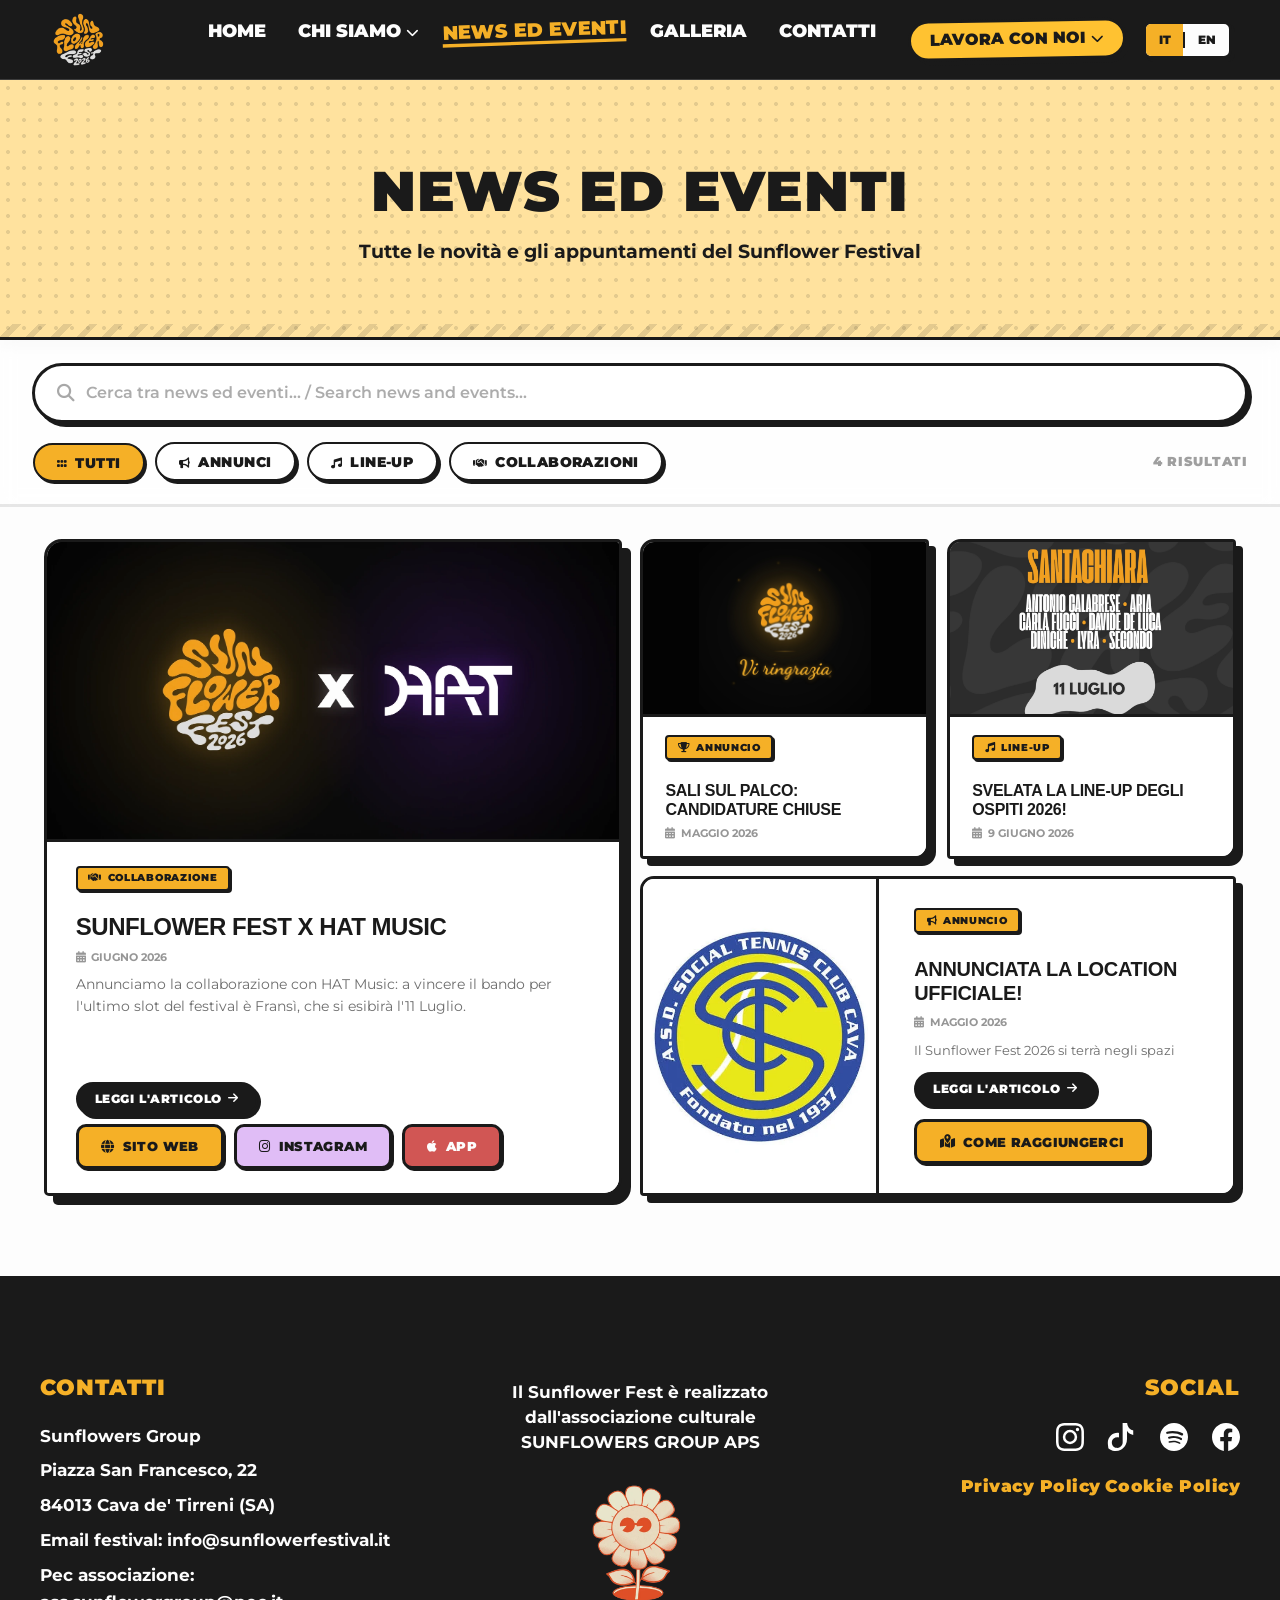
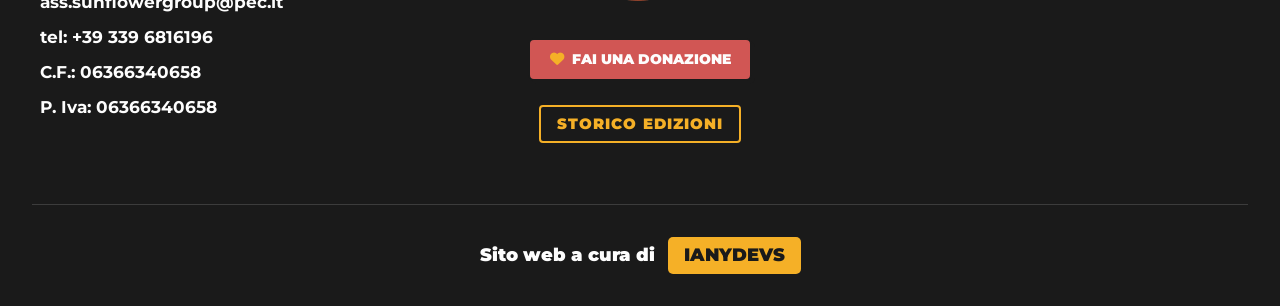
<file: news-eventi.html>
<!DOCTYPE html>
<html lang="it">

<head>
    <script type="text/javascript" src="https://embeds.iubenda.com/widgets/5751ebe9-eceb-4207-8c43-e5f22a08bc19.js"></script>
    <meta charset="UTF-8">
    <meta name="viewport" content="width=device-width, initial-scale=1.0">
    <title>Sunflower Fest | News ed Eventi</title>
    <link rel="icon" type="image/png" href="assets/loghi/logo-nobg.png">
    <meta name="description"
        content="News ed Eventi - Rimani aggiornato su tutte le novità e gli appuntamenti del Sunflower Fest.">
    <meta name="keywords" content="news, eventi, novita, appuntamenti, sunflower fest, festival Cava de Tirreni">
    <link rel="canonical" href="https://www.sunflowerfestival.it/news-eventi.html">

    <!-- Open Graph / Facebook -->
    <meta property="og:type" content="website">
    <meta property="og:url" content="https://www.sunflowerfestival.it/news-eventi.html">
    <meta property="og:title" content="Sunflower Fest | News ed Eventi">
    <meta property="og:description"
        content="News ed Eventi - Rimani aggiornato su tutte le novità e gli appuntamenti del Sunflower Fest.">
    <meta property="og:image" content="https://www.sunflowerfestival.it/assets/loghi/logo-nobg.png">
    <meta property="og:site_name" content="Sunflower Fest">
    <meta property="og:locale" content="it_IT">

    <!-- Twitter -->
    <meta property="twitter:card" content="summary_large_image">
    <meta property="twitter:url" content="https://www.sunflowerfestival.it/news-eventi.html">
    <meta property="twitter:title" content="Sunflower Fest | News ed Eventi">
    <meta property="twitter:description"
        content="News ed Eventi - Rimani aggiornato su tutte le novità e gli appuntamenti del Sunflower Fest.">
    <meta property="twitter:image" content="https://www.sunflowerfestival.it/assets/loghi/logo-nobg.png">
    <link rel="stylesheet" href="style.css?v=32">
    <link rel="preconnect" href="https://cdnjs.cloudflare.com">
    <link rel="preconnect" href="https://fonts.cdnfonts.com">
    <link rel="preload" href="https://cdnjs.cloudflare.com/ajax/libs/font-awesome/6.4.0/css/all.min.css" as="style"
        onload="this.onload=null;this.rel='stylesheet'">
    <noscript>
        <link rel="stylesheet" href="https://cdnjs.cloudflare.com/ajax/libs/font-awesome/6.4.0/css/all.min.css">
    </noscript>
    <link rel="preconnect" href="https://fonts.googleapis.com">
    <link rel="preconnect" href="https://fonts.gstatic.com" crossorigin>
    <link rel="preload"
        href="https://fonts.googleapis.com/css2?family=Anton&family=Montserrat:wght@400;700;900&family=Great+Vibes&family=Dancing+Script&display=swap"
        as="style" onload="this.onload=null;this.rel='stylesheet'">
    <noscript>
        <link
            href="https://fonts.googleapis.com/css2?family=Anton&family=Montserrat:wght@400;700;900&family=Great+Vibes&family=Dancing+Script&display=swap"
            rel="stylesheet">
    </noscript>
    <link rel="preload" href="https://fonts.cdnfonts.com/css/monument-extended" as="style"
        onload="this.onload=null;this.rel='stylesheet'">
    <noscript>
        <link href="https://fonts.cdnfonts.com/css/monument-extended" rel="stylesheet">
    </noscript>
    <style>
        /* ═══════════════════════════════════════════════════
           NEWS PAGE — SUNFLOWER NEO-BRUTALIST STYLE
        ═══════════════════════════════════════════════════ */

        /* ── Section: white background ── */
        .full-width-wrapper {
            background: var(--text-white) !important;
        }

        .deco-graphics-container {
            display: none !important;
        }

        /* ═══════════ TICKER: dark band with yellow text ═══════════ */
        .news-ticker {
            background: var(--text-black);
            border-bottom: 3px solid var(--c-yellow);
            overflow: hidden;
            padding: 0.55rem 0;
        }

        .ticker-track {
            display: flex;
            gap: 2.5rem;
            white-space: nowrap;
            width: max-content;
            animation: ticker-scroll 26s linear infinite;
            font-family: 'Monument Extended', sans-serif;
            font-size: 0.68rem;
            font-weight: 900;
            letter-spacing: 0.14em;
            text-transform: uppercase;
            color: var(--c-yellow);
        }

        @keyframes ticker-scroll {
            from {
                transform: translateX(0);
            }

            to {
                transform: translateX(-50%);
            }
        }

        /* ═══════════ CONTROLS ═══════════ */
        .news-controls-container {
            background: rgba(255, 255, 255, 0.62) !important;
            border-bottom: 3px solid rgba(26, 26, 26, 0.1) !important;
            backdrop-filter: blur(8px) !important;
            -webkit-backdrop-filter: blur(8px) !important;
            max-width: 100% !important;
            padding: 1.4rem 2rem !important;
            margin: 0 !important;
        }

        .news-search-box {
            background: white !important;
            border: 3px solid var(--text-black) !important;
            border-radius: 50px !important;
            box-shadow: 4px 4px 0 var(--text-black) !important;
        }

        .news-search-box:focus-within {
            box-shadow: 5px 5px 0 var(--c-yellow) !important;
        }

        .news-search-box .fa-magnifying-glass {
            color: rgba(26, 26, 26, 0.38) !important;
        }

        .news-search-input {
            background: transparent !important;
            color: var(--text-black) !important;
            border: none !important;
            box-shadow: none !important;
        }

        .news-search-input::placeholder {
            color: rgba(26, 26, 26, 0.36) !important;
        }

        .news-search-input:focus {
            box-shadow: none !important;
            transform: none !important;
        }

        .filter-btn {
            background: white !important;
            border: 2.5px solid var(--text-black) !important;
            color: var(--text-black) !important;
            box-shadow: 3px 3px 0 var(--text-black) !important;
            border-radius: 50px !important;
            transition: transform 0.22s cubic-bezier(0.34, 1.56, 0.64, 1),
                box-shadow 0.18s ease !important;
        }

        .filter-btn:hover {
            transform: translate(-2px, -2px) !important;
            box-shadow: 5px 5px 0 var(--text-black) !important;
            background: var(--c-pastel-yellow) !important;
        }

        .filter-btn.active {
            background: var(--c-yellow) !important;
            color: var(--text-black) !important;
            transform: translate(1px, 1px) !important;
            box-shadow: 2px 2px 0 var(--text-black) !important;
        }

        #news-count {
            color: rgba(26, 26, 26, 0.42) !important;
        }

        /* ═══════════ GRID: 3-column asymmetric editorial ═══════════ */
        .news-grid {
            display: grid !important;
            grid-template-columns: 2fr 1fr 1fr !important;
            grid-auto-rows: 320px !important;
            gap: 1.1rem !important;
            max-width: 1240px !important;
            margin: 0 auto !important;
            padding: 2rem 1.5rem 5rem !important;
            align-items: stretch !important;
        }

        /* ═══════════ CARDS: neo-brutalist bright ═══════════ */
        .news-card {
            position: relative !important;
            display: flex !important;
            flex-direction: column !important;
            background: white !important;
            background-image: none !important;
            border: 3px solid var(--text-black) !important;
            border-radius: 14px 4px 14px 4px !important;
            box-shadow: 7px 7px 0 var(--text-black) !important;
            overflow: hidden !important;
            cursor: pointer !important;
            transition:
                transform 0.32s cubic-bezier(0.34, 1.56, 0.64, 1),
                box-shadow 0.25s ease !important;
        }

        .news-card:hover {
            transform: translate(-4px, -4px) rotate(0.3deg) !important;
            box-shadow: 12px 12px 0 var(--text-black) !important;
        }

        /* Featured: col 1, spans both rows */
        .news-card.featured {
            grid-column: 1 !important;
            grid-row: span 2 !important;
            border-radius: 18px 5px 18px 5px !important;
            box-shadow: 9px 9px 0 var(--text-black) !important;
        }

        .news-card.featured:hover {
            transform: translate(-5px, -5px) rotate(0.2deg) !important;
            box-shadow: 14px 14px 0 var(--text-black) !important;
        }

        /* Wide: cols 2-3 in row 2, horizontal image layout */
        .news-card.card-wide {
            grid-column: 2 / 4 !important;
            flex-direction: row !important;
        }

        .news-card.hidden {
            display: none !important;
        }

        /* Solid black growing shadow on card hover */
        .news-card:hover {
            box-shadow: 14px 14px 0 var(--text-black) !important;
            transform: translate(-6px, -6px) !important;
        }

        .news-card.featured:hover {
            box-shadow: 16px 16px 0 var(--text-black) !important;
            transform: translate(-8px, -8px) !important;
        }

        /* ── Image wrapper ── */
        .news-card-img-wrapper {
            width: 100% !important;
            height: 175px !important;
            flex-shrink: 0 !important;
            overflow: hidden !important;
            border-bottom: 3px solid var(--text-black) !important;
            border-right: none !important;
            clip-path: none !important;
            background-color: var(--c-yellow) !important;
            position: relative !important;
        }

        .news-card-img-wrapper::after {
            content: none !important;
        }

        .news-card.featured .news-card-img-wrapper {
            height: 300px !important;
        }

        /* Wide card: image fills the left side */
        .news-card.card-wide .news-card-img-wrapper {
            width: 40% !important;
            height: auto !important;
            flex-shrink: 0 !important;
            border-bottom: none !important;
            border-right: 3px solid var(--text-black) !important;
        }

        .news-card-img {
            width: 100% !important;
            height: 100% !important;
            background-size: cover !important;
            background-position: center !important;
            transition: transform 0.55s cubic-bezier(0.23, 1, 0.32, 1) !important;
        }

        .news-card:hover .news-card-img {
            transform: scale(1.07) !important;
        }

        /* ── Content area ── */
        .news-card-content {
            flex: 1 !important;
            padding: 1.15rem 1.4rem 1.25rem !important;
            display: flex !important;
            flex-direction: column !important;
            align-items: flex-start !important;
            gap: 0.4rem !important;
            background: white !important;
            position: relative !important;
            z-index: 1 !important;
            overflow: hidden !important;
        }

        .news-card-content::before {
            display: none !important;
        }

        .news-card.featured .news-card-content {
            padding: 1.5rem 1.8rem 1.5rem !important;
            gap: 0.5rem !important;
        }

        .news-card.card-wide .news-card-content {
            padding: 1.8rem 2.2rem !important;
            justify-content: center !important;
            gap: 0.6rem !important;
        }

        /* Animated category stripe sliding in from left on hover */
        .news-card-content::after {
            content: '' !important;
            position: absolute !important;
            bottom: 0 !important;
            left: 0 !important;
            right: 0 !important;
            height: 4px !important;
            background: var(--c-yellow) !important;
            transform: scaleX(0) !important;
            transform-origin: left !important;
            transition: transform 0.38s cubic-bezier(0.34, 1.56, 0.64, 1) !important;
        }

        .news-card:hover .news-card-content::after {
            transform: scaleX(1) !important;
        }

        /* ── Badge ── */
        .news-badge {
            display: inline-flex !important;
            align-items: center !important;
            gap: 0.35rem !important;
            padding: 0.22rem 0.65rem !important;
            border-radius: 4px !important;
            font-size: 0.64rem !important;
            font-weight: 900 !important;
            letter-spacing: 0.07em !important;
            text-transform: uppercase !important;
            background: var(--c-yellow) !important;
            color: var(--text-black) !important;
            border: 2px solid var(--text-black) !important;
            box-shadow: 2px 2px 0 var(--text-black) !important;
            flex-shrink: 0 !important;
            transition: transform 0.22s cubic-bezier(0.34, 1.56, 0.64, 1),
                box-shadow 0.18s ease !important;
        }

        .news-card:hover .news-badge {
            transform: translate(-1px, -1px) !important;
            box-shadow: 3px 3px 0 var(--text-black) !important;
        }


        /* ── Title ── */
        .news-title {
            font-size: 1rem !important;
            font-weight: 900 !important;
            color: var(--text-black) !important;
            line-height: 1.2 !important;
            margin: 0 !important;
            transition: color 0.2s ease !important;
        }

        .news-card.featured .news-title {
            font-size: 1.5rem !important;
        }

        .news-card.card-wide .news-title {
            font-size: 1.25rem !important;
        }

        .news-card:hover .news-title {
            color: var(--c-yellow) !important;
        }

        /* ── Date ── */
        .news-date {
            font-size: 0.71rem !important;
            color: rgba(26, 26, 26, 0.46) !important;
            transition: color 0.22s ease !important;
            font-weight: 700 !important;
            display: flex !important;
            align-items: center !important;
            gap: 0.35rem !important;
            margin: 0 !important;
        }

        .news-excerpt {
            font-size: 0.82rem !important;
            color: rgba(26, 26, 26, 0.64) !important;
            transition: color 0.22s ease !important;
            line-height: 1.55 !important;
            margin: 0 !important;
            display: -webkit-box !important;
            -webkit-box-orient: vertical !important;
            overflow: hidden !important;
            -webkit-line-clamp: 2 !important;
            line-clamp: 2 !important;
        }

        .news-card.featured .news-excerpt {
            -webkit-line-clamp: 3 !important;
            line-clamp: 3 !important;
            font-size: 0.88rem !important;
        }

        .news-card.card-wide .news-excerpt {
            -webkit-line-clamp: 3 !important;
            line-clamp: 3 !important;
        }

        .news-link.modal-trigger {
            display: inline-flex !important;
            align-self: flex-start !important;
            align-items: center !important;
            gap: 0.4rem !important;
            padding: 0.45rem 1.05rem !important;
            background: var(--text-black) !important;
            color: white !important;
            font-family: 'Montserrat', sans-serif !important;
            font-weight: 900 !important;
            font-size: 0.72rem !important;
            letter-spacing: 0.05em !important;
            text-transform: uppercase !important;
            border-radius: 50px !important;
            border: 2.5px solid var(--text-black) !important;
            text-decoration: none !important;
            box-shadow: 3px 3px 0 var(--text-black) !important;
            transition: background 0.2s ease, color 0.2s ease,
                transform 0.22s cubic-bezier(0.34, 1.56, 0.64, 1),
                box-shadow 0.18s ease !important;
        }

        .news-link.modal-trigger:hover {
            background: var(--c-yellow) !important;
            color: var(--text-black) !important;
            transform: translate(-2px, -2px) !important;
            box-shadow: 5px 5px 0 var(--text-black) !important;
        }

        /* Hide old card-cta (replaced by .news-link.modal-trigger) */
        .card-cta {
            display: none !important;
        }

        .news-full-content {
            display: none !important;
        }

        .card-num {
            display: none !important;
        }

        /* Links wrapper: pushed to bottom, flex-wrapped */
        .news-card [data-links="external"] {
            display: flex !important;
            margin-top: auto !important;
            padding-top: 0.25rem !important;
        }

        /* ═══════════ FILTERED STATE: uniform auto-flow grid ═══════════ */
        /* auto-fit (not auto-fill) collapses empty phantom columns, so when
           only 1-2 cards match a filter/search they expand to fill the row
           instead of staying small and stuck to one side. */
        .news-grid--filtered {
            grid-template-columns: repeat(auto-fit, minmax(280px, 420px)) !important;
            grid-auto-rows: auto !important;
            justify-content: center !important;
        }

        .news-grid--filtered .news-card.featured,
        .news-grid--filtered .news-card.card-wide {
            grid-column: auto !important;
            grid-row: auto !important;
            flex-direction: column !important;
            min-height: 360px !important;
        }

        .news-grid--filtered .news-card.card-wide .news-card-img-wrapper,
        .news-grid--filtered .news-card.featured .news-card-img-wrapper {
            width: 100% !important;
            height: 200px !important;
            border-right: none !important;
            border-bottom: 3px solid var(--text-black) !important;
        }

        /* ── Reveal: spring bounce from below, staggered ── */
        .news-card.reveal-up,
        .news-card.reveal-left,
        .news-card.reveal-right {
            opacity: 0 !important;
            transform: translateY(48px) scale(0.96) !important;
            transition:
                opacity 0.62s cubic-bezier(0.22, 1, 0.36, 1) var(--rd, 0s),
                transform 0.62s cubic-bezier(0.34, 1.56, 0.64, 1) var(--rd, 0s) !important;
        }

        .news-card.reveal-up.active,
        .news-card.reveal-left.active,
        .news-card.reveal-right.active {
            opacity: 1 !important;
            transform: translateY(0) scale(1) !important;
        }

        .news-card.featured {
            --rd: 0s;
        }

        .news-card.delay-1 {
            --rd: 0.1s;
        }

        .news-card.delay-2 {
            --rd: 0.2s;
        }

        .news-card.delay-3 {
            --rd: 0.32s;
        }

        /* ── Empty state ── */
        .news-empty-state {
            grid-column: 1 / -1 !important;
            background: rgba(255, 255, 255, 0.85) !important;
            border: 3px solid var(--text-black) !important;
            color: var(--text-black) !important;
            box-shadow: 5px 5px 0 var(--text-black) !important;
        }

        .news-empty-state.hidden {
            display: none !important;
        }

        .news-empty-state h3,
        .news-empty-state p {
            color: var(--text-black) !important;
        }

        /* ═══════════ MODAL: full-page spring experience ═══════════ */
        @keyframes modal-item-in {
            from {
                opacity: 0;
                transform: translateY(30px) scale(0.96);
            }

            to {
                opacity: 1;
                transform: none;
            }
        }

        @keyframes modal-img-zoom {
            from {
                transform: scale(1.07);
            }

            to {
                transform: scale(1);
            }
        }

        /* Overlay: fixed fullscreen dark backdrop */
        .news-modal-overlay {
            position: fixed !important;
            inset: 0 !important;
            z-index: 9999 !important;
            display: block !important;
            background: var(--text-black) !important;
            opacity: 0 !important;
            pointer-events: none !important;
            transition: opacity 0.3s ease !important;
        }

        .news-modal-overlay.active {
            opacity: 1 !important;
            pointer-events: auto !important;
        }

        /* Container: fills entire viewport, slides up from below */
        .news-modal-container {
            position: absolute !important;
            inset: 0 !important;
            width: 100% !important;
            height: 100% !important;
            max-width: none !important;
            max-height: none !important;
            background: white !important;
            background-image: none !important;
            border: none !important;
            border-top: none !important;
            border-radius: 0 !important;
            box-shadow: none !important;
            overflow: hidden !important;
            display: flex !important;
            flex-direction: row !important;
            transform: translateY(100vh) !important;
            transition: transform 0.58s cubic-bezier(0.34, 1.56, 0.64, 1) !important;
        }

        .news-modal-overlay.active .news-modal-container {
            transform: translateY(0) !important;
        }

        /* Closing animation: fast slide down */
        .news-modal-overlay.is-closing {
            opacity: 0 !important;
            transition: opacity 0.32s ease !important;
        }

        .news-modal-overlay.is-closing .news-modal-container {
            transform: translateY(100vh) !important;
            transition: transform 0.38s cubic-bezier(0.45, 0, 0.9, 0.55) !important;
        }

        /* Specific styling for line-up category modal image to prevent cropping */
        .news-modal-overlay[data-category="line-up"] .news-modal-header-img {
            background-size: contain !important;
            background-color: #232323 !important;
            background-repeat: no-repeat !important;
        }

        /* LEFT: image panel — 45% width, full height */
        .news-modal-header-img {
            width: 45% !important;
            height: 100% !important;
            flex-shrink: 0 !important;
            background-size: cover !important;
            background-position: center !important;
            border-bottom: none !important;
            border-right: 5px solid var(--text-black) !important;
            overflow: hidden !important;
        }

        .news-modal-overlay.active .news-modal-header-img {
            animation: modal-img-zoom 0.85s cubic-bezier(0.22, 1, 0.36, 1) both !important;
        }

        /* RIGHT: content panel — scrollable */
        .news-modal-body {
            flex: 1 !important;
            overflow-y: auto !important;
            overflow-x: hidden !important;
            padding: 3.5rem 4rem 3rem 4.5rem !important;
            background: white !important;
            background-image: radial-gradient(rgba(26, 26, 26, 0.018) 1.2px, transparent 1.2px) !important;
            background-size: 22px 22px !important;
            display: flex !important;
            flex-direction: column !important;
            position: relative !important;
        }

        .news-modal-body::-webkit-scrollbar {
            width: 6px !important;
        }

        .news-modal-body::-webkit-scrollbar-track {
            background: transparent !important;
        }

        .news-modal-body::-webkit-scrollbar-thumb {
            background: var(--c-yellow) !important;
            border-radius: 3px !important;
        }

        /* Close button: absolute top-right of container */
        .news-modal-close {
            position: absolute !important;
            top: 1.6rem !important;
            right: 2rem !important;
            z-index: 20 !important;
            background: var(--text-black) !important;
            color: white !important;
            border: 3px solid var(--text-black) !important;
            border-radius: 50% !important;
            width: 50px !important;
            height: 50px !important;
            font-size: 1.5rem !important;
            line-height: 1 !important;
            cursor: pointer !important;
            display: flex !important;
            align-items: center !important;
            justify-content: center !important;
            box-shadow: 4px 4px 0 var(--c-yellow) !important;
            transition: background 0.2s ease,
                transform 0.28s cubic-bezier(0.34, 1.56, 0.64, 1),
                box-shadow 0.2s ease !important;
        }

        .news-modal-close:hover {
            background: var(--c-yellow) !important;
            color: var(--text-black) !important;
            transform: scale(1.13) !important;
            box-shadow: 5px 5px 0 var(--text-black) !important;
        }

        /* Badge */
        #modal-badge {
            border: 2.5px solid var(--text-black) !important;
            box-shadow: 2px 2px 0 var(--text-black) !important;
            align-self: flex-start !important;
        }

        /* Date */
        #modal-date {
            color: rgba(26, 26, 26, 0.45) !important;
            font-size: 0.9rem !important;
            margin-top: 1.4rem !important;
            font-family: 'Montserrat', sans-serif !important;
            font-weight: 600 !important;
            letter-spacing: 0.06em !important;
            text-transform: uppercase !important;
        }

        /* Big title */
        #modal-title {
            color: var(--text-black) !important;
            font-size: clamp(1.85rem, 3vw, 2.8rem) !important;
            line-height: 1.1 !important;
            margin-top: 0.55rem !important;
            margin-bottom: 0 !important;
            font-family: 'Montserrat', sans-serif !important;
            font-weight: 900 !important;
        }

        #modal-title::after {
            content: '' !important;
            display: block !important;
            width: 72px !important;
            height: 5px !important;
            background: var(--c-yellow) !important;
            border-radius: 3px !important;
            margin-top: 1rem !important;
        }

        /* Body text */
        .news-modal-text {
            font-size: 1.1rem !important;
            line-height: 1.82 !important;
            color: var(--text-black) !important;
            margin-top: 1.8rem !important;
            margin-bottom: 2.4rem !important;
            flex: 1 !important;
            max-width: 64ch !important;
        }

        .news-modal-text span {
            font-size: inherit !important;
            line-height: inherit !important;
            color: inherit !important;
        }

        /* Links */
        .news-modal-links {
            display: flex !important;
            flex-wrap: wrap !important;
            gap: 0.9rem !important;
            padding-bottom: 1rem !important;
        }

        /* Stagger: content items reveal sequentially after container slides in */
        .news-modal-overlay.active #modal-badge {
            animation: modal-item-in 0.48s cubic-bezier(0.34, 1.56, 0.64, 1) 0.2s both !important;
        }

        .news-modal-overlay.active #modal-date {
            animation: modal-item-in 0.48s cubic-bezier(0.34, 1.56, 0.64, 1) 0.28s both !important;
        }

        .news-modal-overlay.active #modal-title {
            animation: modal-item-in 0.52s cubic-bezier(0.34, 1.56, 0.64, 1) 0.34s both !important;
        }

        .news-modal-overlay.active .news-modal-text {
            animation: modal-item-in 0.48s cubic-bezier(0.34, 1.56, 0.64, 1) 0.44s both !important;
        }

        .news-modal-overlay.active .news-modal-links {
            animation: modal-item-in 0.48s cubic-bezier(0.34, 1.56, 0.64, 1) 0.54s both !important;
        }

        /* ═══════════ MOBILE ═══════════ */
        @media (max-width: 768px) {
            .news-grid {
                grid-template-columns: 1fr !important;
                grid-auto-rows: auto !important;
                gap: 1rem !important;
                padding: 1.2rem 1rem 4rem !important;
            }

            .news-card.featured {
                grid-column: 1 !important;
                grid-row: auto !important;
            }

            .news-card.card-wide {
                grid-column: 1 !important;
                flex-direction: column !important;
            }

            .news-card-img-wrapper,
            .news-card.featured .news-card-img-wrapper {
                width: 100% !important;
                height: 200px !important;
                border-right: none !important;
                border-bottom: 3px solid var(--text-black) !important;
            }

            .news-card.card-wide .news-card-img-wrapper {
                width: 100% !important;
                height: 200px !important;
                border-right: none !important;
                border-bottom: 3px solid var(--text-black) !important;
            }

            /* Square announcement graphics: show them fully instead of squeezed into a short band */
            .news-card-img-wrapper--square,
            .news-card.featured .news-card-img-wrapper--square {
                height: auto !important;
                aspect-ratio: 1 / 1 !important;
            }

            .news-card.featured .news-title {
                font-size: 1.2rem !important;
            }

            .news-card.card-wide .news-title {
                font-size: 1.05rem !important;
            }

            /* Modal: stacked layout on mobile */
            .news-modal-container {
                flex-direction: column !important;
            }

            .news-modal-header-img {
                width: 100% !important;
                height: 42vw !important;
                min-height: 200px !important;
                max-height: 280px !important;
                border-right: none !important;
                border-bottom: 4px solid var(--text-black) !important;
            }

            .news-modal-header-img.has-video,
            .news-modal-header-img.has-carousel {
                height: 420px !important;
                max-height: 480px !important;
            }

            /* Square announcement graphics: show them fully instead of squeezed into a short band */
            .news-modal-header-img.square-fit {
                height: auto !important;
                max-height: none !important;
                aspect-ratio: 1 / 1 !important;
            }

            .news-modal-header-img.has-video .custom-video-controls {
                padding: 6px 10px !important;
                gap: 8px !important;
                bottom: 8px !important;
                left: 8px !important;
                right: 8px !important;
                width: calc(100% - 16px) !important;
            }

            .news-modal-header-img.has-video .video-control-btn {
                width: 32px !important;
                height: 32px !important;
                font-size: 0.85rem !important;
                box-shadow: 2px 2px 0px var(--text-black) !important;
            }

            .news-modal-header-img.has-video .video-control-btn:hover {
                box-shadow: 3px 3px 0px var(--text-black) !important;
            }

            .news-modal-header-img.has-video .video-time-display {
                font-size: 0.65rem !important;
                min-width: 70px !important;
                padding: 2px 4px !important;
            }

            .news-modal-header-img.has-video .video-progress-container {
                height: 8px !important;
            }

            .news-modal-body {
                padding: 2rem 1.6rem 2.5rem !important;
            }

            #modal-title {
                font-size: clamp(1.4rem, 5.5vw, 1.9rem) !important;
            }

            .news-modal-close {
                top: 1rem !important;
                right: 1rem !important;
                width: 44px !important;
                height: 44px !important;
            }

            .news-controls-container {
                padding: 1rem !important;
            }
        }

        /* Custom Video Player (Sunflower style) */
        .custom-video-player {
            position: relative !important;
            width: 100% !important;
            height: 100% !important;
            background-color: #000 !important;
            display: flex !important;
            flex-direction: column !important;
            justify-content: center !important;
            align-items: center !important;
            overflow: hidden !important;
        }

        .custom-video-player video {
            width: 100% !important;
            height: 100% !important;
            object-fit: contain !important;
            display: block !important;
        }

        .custom-video-controls {
            position: absolute !important;
            bottom: 12px !important;
            left: 12px !important;
            right: 12px !important;
            width: calc(100% - 24px) !important;
            background: rgba(26, 26, 26, 0.85) !important;
            backdrop-filter: blur(10px) !important;
            -webkit-backdrop-filter: blur(10px) !important;
            border: 3px solid var(--text-black) !important;
            border-radius: 12px !important;
            display: flex !important;
            align-items: center !important;
            padding: 10px 16px !important;
            gap: 14px !important;
            z-index: 10 !important;
            opacity: 0 !important;
            transform: translateY(10px) !important;
            transition: opacity 0.3s ease, transform 0.3s ease !important;
            box-shadow: 4px 4px 0px rgba(0, 0, 0, 0.2) !important;
        }

        .custom-video-player:hover .custom-video-controls,
        .custom-video-player.paused .custom-video-controls {
            opacity: 1 !important;
            transform: translateY(0) !important;
        }

        .video-control-btn {
            background: #FFC231 !important;
            border: 2px solid var(--text-black) !important;
            color: var(--text-black) !important;
            width: 38px !important;
            height: 38px !important;
            display: flex !important;
            align-items: center !important;
            justify-content: center !important;
            cursor: pointer !important;
            font-size: 0.95rem !important;
            box-shadow: 3px 3px 0px var(--text-black) !important;
            transition: all 0.15s ease !important;
            border-radius: 6px !important;
        }

        .video-control-btn:hover {
            background: #ffffff !important;
            transform: translate(-1px, -1px) !important;
            box-shadow: 4px 4px 0px var(--text-black) !important;
        }

        .video-control-btn:active {
            transform: translate(1px, 1px) !important;
            box-shadow: 1px 1px 0px var(--text-black) !important;
        }

        .video-progress-container {
            flex: 1 !important;
            height: 10px !important;
            background: rgba(255, 255, 255, 0.2) !important;
            border: 2px solid var(--text-black) !important;
            position: relative !important;
            cursor: pointer !important;
            border-radius: 6px !important;
            display: flex !important;
            align-items: center !important;
        }

        .video-progress-bar {
            width: 0%;
            height: 100% !important;
            background: #FFC231 !important;
            border-radius: 4px !important;
            position: relative !important;
        }

        /* Scrubber Pin (sunflower symbol) */
        .video-progress-bar::after {
            content: '✿' !important;
            position: absolute !important;
            right: -8px !important;
            top: 50% !important;
            transform: translateY(-50%) rotate(0deg) !important;
            font-size: 1.1rem !important;
            color: #FFC231 !important;
            text-shadow: 1.5px 1.5px 0px var(--text-black), -1px -1px 0px var(--text-black), 1px -1px 0px var(--text-black), -1px 1px 0px var(--text-black) !important;
            transition: transform 0.2s ease !important;
        }

        .custom-video-player:not(.paused) .video-progress-bar::after {
            animation: rotate-sunflower 8s linear infinite !important;
        }

        @keyframes rotate-sunflower {
            from {
                transform: translateY(-50%) rotate(0deg);
            }

            to {
                transform: translateY(-50%) rotate(360deg);
            }
        }

        .video-time-display {
            font-family: 'Montserrat', sans-serif !important;
            font-weight: 700 !important;
            font-size: 0.75rem !important;
            color: #ffffff !important;
            min-width: 85px !important;
            text-align: center !important;
            background: rgba(0, 0, 0, 0.3) !important;
            padding: 4px 8px !important;
            border-radius: 4px !important;
            border: 1px solid rgba(255, 255, 255, 0.1) !important;
        }

        /* Floating Large Play Overlay */
        .video-overlay-play {
            position: absolute !important;
            top: 50% !important;
            left: 50% !important;
            transform: translate(-50%, -50%) scale(1) !important;
            width: 80px !important;
            height: 80px !important;
            background: #FFC231 !important;
            border: 4px solid var(--text-black) !important;
            border-radius: 50% !important;
            display: flex !important;
            align-items: center !important;
            justify-content: center !important;
            font-size: 2.2rem !important;
            color: var(--text-black) !important;
            cursor: pointer !important;
            box-shadow: 6px 6px 0px var(--text-black) !important;
            transition: all 0.3s cubic-bezier(0.175, 0.885, 0.32, 1.275) !important;
            z-index: 5 !important;
            pointer-events: none !important;
            opacity: 1 !important;
        }

        .custom-video-player:not(.paused) .video-overlay-play {
            opacity: 0 !important;
            transform: translate(-50%, -50%) scale(0.7) !important;
            pointer-events: none !important;
        }

        /* Volume Slider styling */
        .video-volume-slider::-webkit-slider-runnable-track {
            background: rgba(255, 255, 255, 0.2) !important;
            height: 6px !important;
            border-radius: 3px !important;
        }

        .video-volume-slider::-webkit-slider-thumb {
            -webkit-appearance: none !important;
            width: 12px !important;
            height: 12px !important;
            border-radius: 50% !important;
            background: var(--c-yellow) !important;
            border: 1.5px solid var(--text-black) !important;
            margin-top: -3px !important;
            box-shadow: 1px 1px 0px var(--text-black) !important;
            transition: transform 0.1s ease !important;
        }

        .video-volume-slider::-webkit-slider-thumb:hover {
            transform: scale(1.2) !important;
        }
    </style>

    <script>
        (function () {
            if (sessionStorage.getItem('playTransitionOut') !== 'true') {
                document.documentElement.classList.add('no-curtain');
            }
        })();
    </script>
</head>

<body>

    <!-- TRANSIZIONE TENDINA -->
    <div class="page-curtain">
        <div class="curtain-content">
            <img src="assets/loghi/logo-nobg.png" alt="Logo Sunflower Fest" class="curtain-logo">
            <div class="curtain-cursive-text" style="opacity: 0; clip-path: inset(-20px 100% -20px -20px);">Sunflower
                Festival</div>
        </div>
    </div>

    <!-- NAVBAR -->
    <nav class="main-nav">
        <a href="index.html" class="nav-logo">
            <img src="assets/loghi/logo-nobg.webp" alt="Sunflower Fest Logo" width="80" height="80">
        </a>
        <button class="menu-toggle" id="menu-toggle" aria-label="Toggle Menu">
            <span></span>
            <span></span>
            <span></span>
        </button>
        <div class="nav-links">
            <a href="index.html">Home</a>
            <div class="nav-dropdown simple-dropdown">
                <a href="#" class="dropdown-trigger">
                    <span class="lang-it">Chi Siamo <i class="fa-solid fa-chevron-down"></i></span>
                    <span class="lang-en">About Us <i class="fa-solid fa-chevron-down"></i></span>
                </a>
                <div class="dropdown-content simple">
                    <a href="chi-siamo.html" class="dropdown-link">
                        <span class="lang-it">La Nostra Storia</span>
                        <span class="lang-en">Our Story</span>
                    </a>
                    <a href="associazione/index.html" class="dropdown-link">
                        <span class="lang-it">L'Associazione</span>
                        <span class="lang-en">The Association</span>
                    </a>
                    <a href="associazione/staff.html" class="dropdown-link">
                        <span class="lang-it">Staff</span>
                        <span class="lang-en">Staff</span>
                    </a>
                </div>
            </div>
            <a href="news-eventi.html" class="active"><span class="lang-it">News ed Eventi</span><span
                    class="lang-en">News and Events</span></a>
            <a href="galleria.html"><span class="lang-it">Galleria</span><span class="lang-en">Gallery</span></a>
            <a href="contatti.html"><span class="lang-it">Contatti</span><span class="lang-en">Contact</span></a>
            <div class="nav-dropdown">
                <a href="#" class="dropdown-trigger">
                    <span class="lang-it">Lavora con noi <i class="fa-solid fa-chevron-down"></i></span>
                    <span class="lang-en">Work with us <i class="fa-solid fa-chevron-down"></i></span>
                </a>
                <div class="dropdown-content">
                    <div class="dropdown-item">
                        <h4><span class="lang-it">LAVORA CON NOI</span><span class="lang-en">WORK WITH US</span></h4>
                        <p><span class="lang-it">Entra a far parte dello staff e aiutaci a organizzare il
                                festival!</span><span class="lang-en">Join the staff and help us organize the
                                festival!</span></p>
                        <a href="https://docs.google.com/forms/d/e/1FAIpQLSexlqiySbiXjuskMPaoTKAL4eFnGVCigT198Jx8wdQ3EUx08g/viewform"
                            target="_blank" class="dropdown-btn bg-yellow"><span class="lang-it">Lavora con
                                noi</span><span class="lang-en">Work with us</span></a>
                    </div>
                    <div class="dropdown-divider"></div>
                    <div class="dropdown-item">
                        <h4><span class="lang-it">SALI SUL PALCO</span><span class="lang-en">TAKE THE STAGE</span></h4>
                        <p><span class="lang-it">Sei un artista o una band emergente? Mostraci il tuo
                                talento!</span><span class="lang-en">Are you an emerging artist or band? Show us your
                                talent!</span></p>
                        <a href="sali-sul-palco.html" class="dropdown-btn bg-red"><span class="lang-it">Sali sul
                                palco</span><span class="lang-en">Take the stage</span></a>
                    </div>
                </div>
            </div>
        </div>
        <div class="lang-switcher">
            <button class="lang-btn it" data-lang="it">IT</button>
            <div class="lang-switcher-divider"></div>
            <button class="lang-btn en" data-lang="en">EN</button>
        </div>
    </nav>

    <!-- Intestazione di pagina -->
    <header class="page-header"
        style="background-color: var(--c-pastel-yellow); border-bottom: 3px solid var(--text-black);">
        <h1 class="page-title"
            style="color: var(--text-black); animation: news-header-in 0.7s cubic-bezier(0.22,1,0.36,1) both;">
            <span class="lang-it">NEWS ED EVENTI</span>
            <span class="lang-en">NEWS AND EVENTS</span>
        </h1>
        <p class="page-subtitle"
            style="color: var(--text-black); animation: news-header-in 0.7s cubic-bezier(0.22,1,0.36,1) 0.12s both;">
            <span class="lang-it">Tutte le novità e gli appuntamenti del Sunflower Festival</span>
            <span class="lang-en">All the latest news and events from the Sunflower Festival</span>
        </p>
    </header>


    <!-- Contenitore del contenuto -->
    <div class="full-width-wrapper bg-white" style="position: relative; overflow: hidden;">

        <!-- Forme decorative fluttuanti in stile neo-brutalist -->
        <div class="deco-graphics-container">
            <span class="floating-deco deco-flower" style="top: 15%; left: 4%; opacity: 0.08; font-size: 7rem;">✿</span>
            <span class="floating-deco deco-starburst"
                style="top: 45%; right: 4%; opacity: 0.08; font-size: 6rem; color: var(--c-red);">★</span>
            <span class="floating-deco deco-cross-1"
                style="top: 75%; left: 8%; opacity: 0.06; font-size: 4rem; color: var(--c-yellow);">✦</span>
        </div>

        <!-- Controlli di ricerca e filtro -->
        <div class="news-controls-container">
            <!-- Barra di ricerca -->
            <div class="news-search-box">
                <i class="fa-solid fa-magnifying-glass"></i>
                <input type="text" id="news-search" class="news-search-input"
                    placeholder="Cerca tra news ed eventi... / Search news and events...">
            </div>

            <!-- Riga filtri + conteggio -->
            <div style="display:flex; align-items:center; justify-content:space-between; flex-wrap:wrap; gap:0.8rem;">
                <div class="news-filters">
                    <button class="filter-btn active" data-filter="all">
                        <i class="fa-solid fa-grip" style="font-size:0.8em;"></i>
                        <span class="lang-it">Tutti</span>
                        <span class="lang-en">All</span>
                    </button>
                    <button class="filter-btn" data-filter="annuncio">
                        <i class="fa-solid fa-bullhorn" style="font-size:0.8em;"></i>
                        <span class="lang-it">Annunci</span>
                        <span class="lang-en">Announcements</span>
                    </button>
                    <button class="filter-btn" data-filter="line-up">
                        <i class="fa-solid fa-music" style="font-size:0.8em;"></i>
                        <span class="lang-it">Line-Up</span>
                        <span class="lang-en">Line-Up</span>
                    </button>
                    <button class="filter-btn" data-filter="collaborazione">
                        <i class="fa-solid fa-handshake" style="font-size:0.8em;"></i>
                        <span class="lang-it">Collaborazioni</span>
                        <span class="lang-en">Collaborations</span>
                    </button>
                </div>
                <!-- Conteggio risultati -->
                <div id="news-count"
                    style="font-family:'Montserrat',sans-serif; font-weight:900; font-size:0.8rem; text-transform:uppercase; letter-spacing:0.06em; color:rgba(26,26,26,0.45); white-space:nowrap;">
                    <span id="news-count-num">4</span> <span class="lang-it">risultati</span><span
                        class="lang-en">results</span>
                </div>
            </div>
        </div>

        <main class="news-grid" id="news-grid-container">

            <!-- Card news 1 (Collaborazione — IN EVIDENZA) -->
            <article class="news-card featured reveal-up" data-category="collaborazione"
                data-modal-img="assets/hat-music-collab-vertical.webp">
                <div class="news-card-img-wrapper news-card-img-wrapper--square">
                    <div class="news-card-img hat-music-img"
                        style="background-image: url('assets/hat-music-collab.webp'); background-size: contain !important; background-repeat: no-repeat !important; background-position: center !important; background-color: #030303 !important;">
                    </div>
                </div>
                <div class="news-card-content">
                    <span class="news-badge">
                        <i class="fa-solid fa-handshake"></i>
                        <span class="lang-it">Collaborazione</span>
                        <span class="lang-en">Collaboration</span>
                    </span>
                    <h2 class="news-title">
                        <span>Sunflower Fest x HAT Music</span>
                    </h2>
                    <p class="news-date">
                        <i class="fa-solid fa-calendar-days"></i>
                        <span class="lang-it">Giugno 2026</span><span class="lang-en">June 2026</span>
                    </p>
                    <p class="news-excerpt">
                        <span class="lang-it">Annunciamo la collaborazione con HAT Music: a vincere il bando per
                            l'ultimo slot del festival è Fransì, che si esibirà l'11 Luglio.</span>
                        <span class="lang-en">Announcing our partnership with HAT Music: the contest winner for the last
                            slot is Fransì, performing on July 11th.</span>
                    </p>
                    <div class="news-full-content hidden">
                        <span class="lang-it">Dopo la chiusura ufficiale delle candidature a fine aprile 2026, abbiamo
                            dato un'altra possibilità ad artisti emergenti di tutta Italia di esibirsi al Festival
                            concedendo un ultimo slot in collaborazione con HAT music. A tutti gli artisti è bastato iscriversi
                            gratuitamente al bando tramite l'applicazione di HAT, disponibile su tutti gli store
                            online.<br><br>A vincere il bando è stata Fransì, giovane cantante pop napoletana che ha
                            partecipato nel 2025 al talent show "C.I.O.È" di RaiPlay, con la direzione artistica di
                            Lello Arena. Sarà lei ad aprire la serata dell'11 Luglio al Social Tennis Club.</span>
                        <span class="lang-en">Following the official close of applications in late April 2026, we gave
                            another opportunity to emerging artists from all over Italy to perform at the Festival by
                            granting a final slot in collaboration with HAT Music. All artists had to do was register
                            for free for the call through the HAT application, available on all online
                            stores.<br><br>The winner of the call is Fransì, a young pop singer from Naples who
                            participated in 2025 in the talent show "C.I.O.È" on RaiPlay, under the artistic direction
                            of Lello Arena. She will open the night of July 11th at the Social Tennis Club.</span>
                    </div>
                    <div data-links="external"
                        style="display: flex; flex-wrap: wrap; flex-direction: column; gap: 0.5rem; width: 100%; margin-top: auto;">
                        <a href="#" class="news-link modal-trigger">
                            <span class="lang-it">Leggi l'articolo</span>
                            <span class="lang-en">Read Full Story</span>
                            <i class="fa-solid fa-arrow-right"></i>
                        </a>
                        <div style="display: flex; flex-wrap: wrap; gap: 0.6rem;">
                            <a href="https://hatmusic.it/en?utm_source=ig&utm_medium=social&utm_content=link_in_bio&fbclid=PAZXh0bgNhZW0CMTEAc3J0YwZhcHBfaWQPOTM2NjE5NzQzMzkyNDU5AAGnxMSAme-AEbGGONWXHBUDSpMReDX-Mi9EZ0UnK_ONANhp8TbcEEHSM5sZ4fk_aem_tE042SEpr0UlCkMMd4BjMg"
                                target="_blank" class="news-link external-btn"
                                style="background-color: var(--c-yellow); color: var(--text-black) !important; box-shadow: 2px 2px 0px var(--text-black);">
                                <i class="fa-solid fa-globe"></i>
                                <span class="lang-it">Sito Web</span>
                                <span class="lang-en">Website</span>
                            </a>
                            <a href="https://www.instagram.com/hat.music/" target="_blank"
                                class="news-link external-btn"
                                style="background-color: var(--c-purple); color: var(--text-black) !important; box-shadow: 2px 2px 0px var(--text-black);">
                                <i class="fa-brands fa-instagram"></i>
                                <span>Instagram</span>
                            </a>
                            <a href="https://apps.apple.com/it/app/hat-music/id6474628936" target="_blank"
                                class="news-link external-btn" style="box-shadow: 2px 2px 0px var(--text-black);">
                                <i class="fa-brands fa-apple"></i>
                                <span class="lang-it">App</span>
                                <span class="lang-en">App</span>
                            </a>
                        </div>
                    </div>
                </div>
            </article>

            <!-- Card news 2 (Annuncio) -->
            <article class="news-card reveal-left delay-1" data-category="annuncio"
                data-modal-img="assets/sunflower-vi-ringrazia.webp">
                <div class="news-card-img-wrapper news-card-img-wrapper--square">
                    <div class="news-card-img"
                        style="background-image: url('assets/sunflower-vi-ringrazia.webp'); background-size: contain !important; background-repeat: no-repeat !important; background-position: center !important; background-color: #030303 !important;">
                    </div>
                </div>
                <div class="news-card-content">
                    <span class="news-badge">
                        <i class="fa-solid fa-trophy"></i>
                        <span>Annuncio</span>
                    </span>
                    <h2 class="news-title">
                        <span class="lang-it">Sali sul Palco: Candidature Chiuse</span>
                        <span class="lang-en">Take the Stage: Applications Closed</span>
                    </h2>
                    <p class="news-date">
                        <i class="fa-solid fa-calendar-days"></i>
                        <span class="lang-it">Maggio 2026</span><span class="lang-en">May 2026</span>
                    </p>
                    <p class="news-excerpt">
                        <span class="lang-it">Le candidature per il contest "Sali sul Palco" si sono chiuse. Grazie a
                            tutti gli artisti e le band che hanno inviato la propria musica.</span>
                        <span class="lang-en">Applications for the "Take the Stage" contest are now closed — thank you
                            to every artist and band who sent in their music!</span>
                    </p>
                    <div class="news-full-content hidden">
                        <span class="lang-it">Le iscrizioni per suonare al Sunflower Fest 2026 sono terminate. Grazie!<br>
                            Quest'anno le candidature per il sunflower festival sono state numerosissime, in netta
                            crescita rispetto alle 50-60 candidature delle scorse edizioni. Segno che il Festival sta
                            crescendo acquisendo sempre maggiore importanza per il territorio e per gli artisti che hanno
                            desiderio di esibirsi</span>
                        <span class="lang-en">Applications to perform at Sunflower Fest 2026 are officially closed —    
                            thank you to all 316 artists who applied this year! That's a huge leap from the 50-60
                            submissions we used to see in past editions: a clear sign the festival is growing, and means
                            more every year to our local community and to every artist who dreams of taking the
                            stage.</span>
                    </div>
                    <div data-links="external"
                        style="display: flex; flex-wrap: wrap; gap: 0.8rem; width: 100%; margin-top: auto;">
                        <a href="#" class="news-link modal-trigger">
                            <span class="lang-it">Leggi l'articolo</span>
                            <span class="lang-en">Read Full Story</span>
                            <i class="fa-solid fa-arrow-right"></i>
                        </a>
                    </div>
                </div>
            </article>

            <!-- Card news 3 (Line-up) -->
            <article class="news-card reveal-right delay-2" data-category="line-up">
                <div class="news-card-img-wrapper">
                    <div class="news-card-img"
                        style="background-image: url('assets/foto-artisti/graficaartisti.webp'); background-size: contain; background-repeat: no-repeat; background-color: #232323;">
                    </div>
                </div>
                <div class="news-card-content">
                    <span class="news-badge">
                        <i class="fa-solid fa-music"></i>
                        <span>Line-Up</span>
                    </span>
                    <h2 class="news-title">
                        <span class="lang-it">Svelata la Line-up degli Ospiti 2026!</span>
                        <span class="lang-en">2026 Line-Up Revealed!</span>
                    </h2>
                    <p class="news-date">
                        <i class="fa-solid fa-calendar-days"></i>
                        <span class="lang-it">9 Giugno 2026</span>
                        <span class="lang-en">April 24, 2026</span>
                    </p>
                    <p class="news-excerpt">
                        <span class="lang-it">Ecco la line-up ufficiale del Sunflower Fest 2026. Guarda tutti gli ospiti
                            che si esibiranno quest'anno sul nostro palco.</span>
                        <span class="lang-en">The official Sunflower Fest 2026 line-up is here — check out everyone
                            taking our stage this year.</span>
                    </p>

                    <!-- Contenitore sorgente del carosello nascosto per il pannello sinistro del popup modale -->
                    <div class="card-carousel-source" style="display: none;">
                        <div class="artist-carousel-wrapper"
                            style="width: 100%; height: 100%; overflow: hidden; background: #232323; position: relative;">
                            <div class="artist-carousel-track"
                                style="display: flex; transition: transform 0.6s cubic-bezier(0.25, 1, 0.5, 1); width: 100%; height: 100%;">
                                <!-- Prima slide: il poster generale del line-up -->
                                <div class="artist-carousel-slide"
                                    style="flex: 0 0 100%; width: 100%; height: 100%; display: flex; justify-content: center; align-items: center; overflow: hidden;">
                                    <img src="assets/foto-artisti/graficaartisti.webp" alt="General Lineup"
                                        style="width: 100%; height: 100%; object-fit: contain; display: block;">
                                </div>
                                <div class="artist-carousel-slide"
                                    style="flex: 0 0 100%; width: 100%; height: 100%; display: flex; justify-content: center; align-items: center; overflow: hidden;">
                                    <img src="assets/foto-artisti/Santachiara.webp" alt="Santachiara"
                                        style="width: 100%; height: 100%; object-fit: contain; display: block;">
                                </div>
                                <div class="artist-carousel-slide"
                                    style="flex: 0 0 100%; width: 100%; height: 100%; display: flex; justify-content: center; align-items: center; overflow: hidden;">
                                    <img src="assets/foto-artisti/AntonioCalabrese.webp" alt="Antonio Calabrese"
                                        style="width: 100%; height: 100%; object-fit: contain; display: block;">
                                </div>
                                <div class="artist-carousel-slide"
                                    style="flex: 0 0 100%; width: 100%; height: 100%; display: flex; justify-content: center; align-items: center; overflow: hidden;">
                                    <img src="assets/foto-artisti/Aria.webp" alt="Aria"
                                        style="width: 100%; height: 100%; object-fit: contain; display: block;">
                                </div>
                                <div class="artist-carousel-slide"
                                    style="flex: 0 0 100%; width: 100%; height: 100%; display: flex; justify-content: center; align-items: center; overflow: hidden;">
                                    <img src="assets/foto-artisti/CarlaFucci.webp" alt="Carla Fucci"
                                        style="width: 100%; height: 100%; object-fit: contain; display: block;">
                                </div>
                                <div class="artist-carousel-slide"
                                    style="flex: 0 0 100%; width: 100%; height: 100%; display: flex; justify-content: center; align-items: center; overflow: hidden;">
                                    <img src="assets/foto-artisti/DavideDeLuca.webp" alt="Davide De Luca"
                                        style="width: 100%; height: 100%; object-fit: contain; display: block;">
                                </div>
                                <div class="artist-carousel-slide"
                                    style="flex: 0 0 100%; width: 100%; height: 100%; display: flex; justify-content: center; align-items: center; overflow: hidden;">
                                    <img src="assets/foto-artisti/Dinìche.webp" alt="Dinìche"
                                        style="width: 100%; height: 100%; object-fit: contain; display: block;">
                                </div>
                                <div class="artist-carousel-slide"
                                    style="flex: 0 0 100%; width: 100%; height: 100%; display: flex; justify-content: center; align-items: center; overflow: hidden;">
                                    <img src="assets/foto-artisti/Lyra.webp" alt="Lyra"
                                        style="width: 100%; height: 100%; object-fit: contain; display: block;">
                                </div>
                                <div class="artist-carousel-slide"
                                    style="flex: 0 0 100%; width: 100%; height: 100%; display: flex; justify-content: center; align-items: center; overflow: hidden;">
                                    <img src="assets/foto-artisti/Secondo.webp" alt="Secondo"
                                        style="width: 100%; height: 100%; object-fit: contain; display: block;">
                                </div>
                            </div>
                            <div class="artist-carousel-indicator"
                                style="position: absolute; bottom: 10px; right: 10px; background: rgba(0,0,0,0.6); color: #fff; padding: 4px 10px; border-radius: 4px; font-family: 'Montserrat', sans-serif; font-size: 0.75rem; font-weight: 700; z-index: 5;">
                                1 / 9
                            </div>
                        </div>
                    </div>

                    <div class="news-full-content hidden">
                        <span class="lang-it">La line-up completa degli ospiti di questa edizione è finalmente
                            ufficiale. Sul palco si alterneranno artisti con sonorità che spaziano dall'indie pop
                            all'elettronica. Puoi scoprire i dettagli sui singoli artisti e le date delle esibizioni
                            nella sezione dedicata in homepage.</span>
                        <span class="lang-en">The full line-up for this year's edition is finally official! Get ready
                            for a stage packed with artists spanning everything from indie pop to electronic. You'll
                            find details o\\n each act and their set times in the dedicated section on the
                            homepage.</span>
                    </div>
                    <div data-links="external"
                        style="display: flex; flex-wrap: wrap; gap: 0.8rem; width: 100%; margin-top: auto;">
                        <a href="#" class="news-link modal-trigger">
                            <span class="lang-it">Leggi l'articolo</span>
                            <span class="lang-en">Read Full Story</span>
                            <i class="fa-solid fa-arrow-right"></i>
                        </a>
                        <a href="index.html#ospiti-2026" class="news-link external-btn"
                            style="background-color: var(--c-yellow); color: var(--text-black) !important; box-shadow: 2px 2px 0px var(--text-black);">
                            <i class="fa-solid fa-users"></i>
                            <span class="lang-it">Ospiti Home</span>
                            <span class="lang-en">View the Line-Up</span>
                        </a>
                    </div>
                </div>
            </article>

            <!-- Card news 4 (Annuncio — LARGA, orizzontale) -->
            <article class="news-card card-wide reveal-up delay-3" data-category="annuncio">
                <div class="news-card-img-wrapper">
                    <div class="news-card-img"
                        style="background-image: url('assets/loghi/logosocialtennisclub.webp'); background-size: contain !important; background-repeat: no-repeat !important; background-color: #ffffff !important; background-position: center !important;">
                    </div>
                </div>
                <div class="news-card-content">
                    <span class="news-badge">
                        <i class="fa-solid fa-bullhorn"></i>
                        <span class="lang-it">Annuncio</span>
                        <span class="lang-en">Announcement</span>
                    </span>
                    <h2 class="news-title">
                        <span class="lang-it">Annunciata la Location Ufficiale!</span>
                        <span class="lang-en">Official Location Announced!</span>
                    </h2>
                    <p class="news-date">
                        <i class="fa-solid fa-calendar-days"></i>
                        <span class="lang-it">Maggio 2026</span><span class="lang-en">May 2026</span>
                    </p>
                    <p class="news-excerpt">
                        <span class="lang-it">Il Sunflower Fest 2026 si terrà negli spazi all'aperto del Social Tennis
                            Club a Cava de' Tirreni.</span>
                        <span class="lang-en">Sunflower Fest 2026 is heading to the outdoor spaces of the Social Tennis
                            Club in Cava de' Tirreni.</span>
                    </p>

                    <!-- Contenitore sorgente video nascosto per il pannello sinistro del popup modale -->
                    <div class="card-video-source" style="display: none;">
                        <div class="custom-video-player">
                            <video poster="assets/loghi/logo-nobg.webp" playsinline>
                                <source src="assets/video/videolocation_compressed.webm" type="video/webm">
                                Your browser does not support the video tag.
                            </video>
                            <div class="video-overlay-play">
                                <i class="fa-solid fa-play"></i>
                            </div>
                            <div class="custom-video-controls">
                                <button class="video-control-btn play-btn" aria-label="Play/Pause">
                                    <i class="fa-solid fa-play"></i>
                                </button>
                                <div class="video-progress-container">
                                    <div class="video-progress-bar"></div>
                                </div>
                                <span class="video-time-display">0:00 / 0:00</span>
                                <div class="video-volume-container"
                                    style="display: flex; align-items: center; gap: 6px; position: relative;">
                                    <button class="video-control-btn mute-btn" aria-label="Mute/Unmute"
                                        style="margin: 0 !important;">
                                        <i class="fa-solid fa-volume-high"></i>
                                    </button>
                                    <input type="range" class="video-volume-slider" min="0" max="1" step="0.05"
                                        value="1"
                                        style="-webkit-appearance: none; appearance: none; width: 50px; height: 6px; background: rgba(255,255,255,0.3); border: 1.5px solid var(--text-black); border-radius: 3px; cursor: pointer; outline: none; transition: width 0.2s ease;">
                                </div>
                                <button class="video-control-btn fullscreen-btn" aria-label="Fullscreen">
                                    <i class="fa-solid fa-expand"></i>
                                </button>
                            </div>
                        </div>
                    </div>

                    <div class="news-full-content hidden">
                        <span class="lang-it">La location ufficiale del Sunflower Fest 2026 è il Social Tennis Club di
                            Cava de' Tirreni. Il festival si svolgerà l'11 Luglio nell'area all'aperto, a pochi passi
                            dal centro storico della città. Trovi tutte le indicazioni su come raggiungerci direttamente
                            nella sezione dedicata in homepage.</span>
                        <span class="lang-en">The official home of Sunflower Fest 2026 is the Social Tennis Club in Cava
                            de' Tirreni. The festival takes place on July 11 in the open-air venue, just a few steps
                            from the city's historic center. You'll find full directions on how to reach us in the
                            dedicated section on the homepage.</span>
                    </div>
                    <div data-links="external"
                        style="display: flex; flex-wrap: wrap; gap: 0.8rem; width: 100%; margin-top: auto;">
                        <a href="#" class="news-link modal-trigger">
                            <span class="lang-it">Leggi l'articolo</span>
                            <span class="lang-en">Read Full Story</span>
                            <i class="fa-solid fa-arrow-right"></i>
                        </a>
                        <a href="index.html#dove-trovarci" class="news-link external-btn"
                            style="background-color: var(--c-yellow); color: var(--text-black) !important; box-shadow: 2px 2px 0px var(--text-black);">
                            <i class="fa-solid fa-map-location-dot"></i>
                            <span class="lang-it">Come Raggiungerci</span>
                            <span class="lang-en">How to Reach Us</span>
                        </a>
                    </div>
                </div>
            </article>

        </main>
    </div>

    <!-- Modale dettaglio news -->
    <div id="news-modal" class="news-modal-overlay">
        <div class="news-modal-container">
            <button class="news-modal-close" id="news-modal-close-btn">&times;</button>
            <div class="news-modal-header-img" id="modal-header-img"></div>
            <div class="news-modal-body">
                <span class="news-badge" id="modal-badge"
                    style="display: inline-flex; align-items: center; gap: 0.4rem;"></span>
                <div class="news-date" id="modal-date"
                    style="margin-top: 1rem; color: #555; font-size: 0.95rem; font-weight: 700;"></div>
                <h2 class="news-title" id="modal-title"
                    style="margin-top: 0.4rem; margin-bottom: 1.8rem; font-size: 1.8rem; line-height: 1.2;"></h2>
                <div class="news-modal-text" id="modal-text"></div>
                <div class="news-modal-links" id="modal-links"></div>
            </div>
        </div>
    </div>

    <!-- Footer del sito -->
    <footer class="site-footer">
        <!-- Divisore ondulato in cima al footer -->
        <svg class="footer-wave-divider" viewBox="0 0 1000 100" preserveAspectRatio="none">
            <path d="M0,0 C300,100 700,100 1000,0 L1000,100 L0,100 Z" fill="var(--c-yellow)"></path>
            <path d="M0,0 C300,100 700,100 1000,0" fill="none" stroke="var(--text-black)" stroke-width="8"></path>
        </svg>

        <div class="footer-container">
            <!-- Colonna sinistra: contatti -->
            <div class="footer-col footer-contacts">
                <h3><span class="lang-it">Contatti</span><span class="lang-en">Contact</span></h3>
                <p class="association-name">Sunflowers Group</p>
                <p>Piazza San Francesco, 22</p>
                <p>84013 Cava de' Tirreni (SA)</p>
                <p>
                    <span class="lang-it">Email festival: info@sunflowerfestival.it</span>
                    <span class="lang-en">Festival email: info@sunflowerfestival.it</span>
                </p>
                <p>
                    <span class="lang-it">Pec associazione: ass.sunflowergroup@pec.it</span>
                    <span class="lang-en">Association PEC: ass.sunflowergroup@pec.it</span>
                </p>
                <p>
                    <span class="lang-it">tel: +39 339 6816196</span>
                    <span class="lang-en">tel: +39 339 6816196</span>
                </p>
                <p>C.F.: 06366340658</p>
                <p>P. Iva: 06366340658</p>
            </div>

            <!-- Colonna centrale: logo e realizzazione -->
            <div class="footer-col footer-brand">
                <p class="realization-text">
                    <span class="lang-it">Il Sunflower Fest è realizzato dall'associazione
                        culturale<br><strong>SUNFLOWERS GROUP APS</strong></span>
                    <span class="lang-en">Sunflower Fest is organized by the cultural association<br><strong>SUNFLOWERS
                            GROUP APS</strong></span>
                </p>
                <a href="associazione/index.html">
                    <img src="assets/loghi/logo_ass.webp" alt="Logo Associazione" class="footer-association-logo"
                        loading="lazy" width="150" height="163">
                </a>
                <a href="associazione/assets/documenti/DonazioneSunflowersGroup.pdf" target="_blank"
                    class="brutalist-button bg-red donation-footer-btn"
                    style="text-decoration: none; font-size: 0.9rem; font-weight: 900; padding: 0.6rem 1.2rem; border-radius: 6px; color: var(--text-white); display: inline-flex; align-items: center; gap: 0.5rem; box-shadow: 3px 3px 0px var(--text-black); border: 2px solid var(--text-black); margin-top: 1rem;">
                    <i class="fa-solid fa-heart" style="color: var(--c-yellow);"></i>
                    <span class="lang-it">Fai una Donazione</span>
                    <span class="lang-en">Make a Donation</span>
                </a>
                <div class="edizioni-link-container" style="margin-top: 1.5rem;">
                    <a href="https://drive.google.com/drive/folders/1iq6a-2MNjYI1fJIagcNICltylER6KkoJ?usp=sharing"
                        class="edizioni-link" target="_blank" rel="noopener noreferrer">
                        <span class="lang-it">Storico Edizioni</span>
                        <span class="lang-en">Past Editions</span>
                    </a>
                </div>
            </div>

            <!-- Colonna destra: social e norme -->
            <div class="footer-col footer-socials">
                <h3>SOCIAL</h3>
                <div class="social-icons">
                    <a href="https://www.instagram.com/sun.flower.fest/" target="_blank" rel="noopener noreferrer"
                        aria-label="Instagram">
                        <svg viewBox="0 0 24 24" width="28" height="28">
                            <defs>
                                <radialGradient id="rgInstagram" cx="30%" cy="107%" r="130%">
                                    <stop offset="0%" stop-color="#fdf497" />
                                    <stop offset="5%" stop-color="#fdf497" />
                                    <stop offset="45%" stop-color="#fd5949" />
                                    <stop offset="60%" stop-color="#d6249f" />
                                    <stop offset="90%" stop-color="#285aeb" />
                                </radialGradient>
                            </defs>
                            <path fill="url(#rgInstagram)"
                                d="M12 2.163c3.204 0 3.584.012 4.85.07 3.252.148 4.771 1.691 4.919 4.919.058 1.265.069 1.645.069 4.849 0 3.205-.012 3.584-.069 4.849-.149 3.225-1.664 4.771-4.919 4.919-1.266.058-1.644.07-4.85.07-3.204 0-3.584-.012-4.849-.07-3.26-.149-4.771-1.699-4.919-4.92-.058-1.265-.07-1.644-.07-4.849 0-3.204.013-3.583.07-4.849.149-3.227 1.664-4.771 4.919-4.919 1.266-.057 1.645-.069 4.849-.069zM12 0C8.741 0 8.333.014 7.053.072 2.695.272.273 2.69.073 7.051C.014 8.333 0 8.741 0 12c0 3.259.014 3.668.072 4.948.2 4.358 2.618 6.78 6.98 6.98C8.333 23.986 8.741 24 12 24c3.259 0 3.668-.014 4.948-.072 4.354-.2 6.782-2.618 6.979-6.98.059-1.28.073-1.689.073-4.948 0-3.259-.014-3.667-.072-4.947-.196-4.354-2.617-6.78-6.979-6.98C15.668.014 15.259 0 12 0zm0 5.838a6.162 6.162 0 1 0 0 12.324 6.162 6.162 0 0 0 0-12.324zM12 16a4 4 0 1 1 0-8 4 4 0 0 1 0 8zm6.406-11.845a1.44 1.44 0 1 0 0 2.881 1.44 1.44 0 0 0 0-2.881z" />
                        </svg>
                    </a>
                    <a href="https://www.tiktok.com/@sunflower.fest" target="_blank" rel="noopener noreferrer"
                        aria-label="TikTok">
                        <svg viewBox="0 0 24 24" width="28" height="28" fill="currentColor">
                            <path
                                d="M12.525.02c1.31-.02 2.61-.01 3.91-.02.08 1.53.63 3.02 1.59 4.23.85.99 2.01 1.69 3.26 2.03.11.03.22.05.34.08v3.91c-.81-.13-1.61-.39-2.36-.77-1.12-.56-2.07-1.42-2.73-2.48-.06-.1-.13-.2-.2-.3-.02.04-.03.09-.04.13v6.78c.01 1.77-.38 3.53-1.13 5.13-.88 1.77-2.31 3.24-4.06 4.14-1.74.88-3.7 1.25-5.65 1.05-1.92-.17-3.76-.99-5.18-2.32C.29 20.47-.28 18.39-.14 16.29c.14-2.13 1.06-4.14 2.58-5.63 1.52-1.47 3.56-2.28 5.68-2.28.43-.01.86.03 1.29.11v3.96c-.45-.16-.92-.23-1.4-.23-1.14-.02-2.26.37-3.15 1.1-.9.76-1.46 1.86-1.56 3.03-.11 1.17.22 2.36.93 3.3.71.91 1.75 1.51 2.89 1.67 1.15.14 2.33-.11 3.3-.72 1-.64 1.72-1.63 1.99-2.77.13-.53.18-1.07.17-1.62-.02-2.92-.01-5.84-.02-8.76v-.93z" />
                        </svg>
                    </a>
                    <a href="https://open.spotify.com/playlist/64spZqm9N3qM6NCwvnRzfY?si=bBNFJr0JQeagZHCr__zB_Q"
                        target="_blank" rel="noopener noreferrer" aria-label="Spotify">
                        <svg viewBox="0 0 24 24" width="28" height="28" fill="currentColor">
                            <path
                                d="M12 0C5.4 0 0 5.4 0 12s5.4 12 12 12 12-5.4 12-12S18.66 0 12 0zm5.5 17.6c-.2.3-.6.4-.9.2-2.3-1.4-5.1-1.7-8.5-.9-.3.1-.7-.1-.8-.4-.1-.3.1-.7.4-.8 3.7-.8 6.9-.5 9.5 1.1.3.1.4.5.3.8zm1.3-3.3c-.3.4-.8.5-1.1.3-2.6-1.6-6.6-2.1-9.7-1.2-.5.1-1-.2-1.1-.6-.1-.5.2-1 .6-1.1 3.6-1.1 8-.6 11 1.2.4.2.5.7.3 1.1zm.1-3.4C15 8.5 9.6 8.3 6.5 9.3c-.5.1-1.1-.1-1.2-.7-.1-.5.1-1.1.7-1.2 3.6-1.1 9.6-.9 13.4 1.4.5.3.6 1 .3 1.4-.3.5-1 .6-1.4.3z" />
                        </svg>
                    </a>
                    <a href="https://www.facebook.com/share/1G4sMCHyNB/" target="_blank" rel="noopener noreferrer"
                        aria-label="Facebook">
                        <svg viewBox="0 0 24 24" width="28" height="28" fill="currentColor">
                            <path
                                d="M24 12.073c0-6.627-5.373-12-12-12s-12 5.373-12 12c0 5.99 4.388 10.954 10.125 11.854v-8.385H7.078v-3.47h3.047V9.43c0-3.007 1.792-4.669 4.533-4.669 1.312 0 2.686.235 2.686.235v2.953H15.83c-1.491 0-1.956.925-1.956 1.874v2.25h3.328l-.532 3.47h-2.796v8.385C19.612 23.027 24 18.062 24 12.073z" />
                        </svg>
                    </a>
                </div>
                <div class="policy-link">
                    <a href="https://www.iubenda.com/privacy-policy/64394838" class="iubenda-white iubenda-noiframe iubenda-embed" title="Privacy Policy ">Privacy Policy</a><script type="text/javascript">(function (w,d) {var loader = function () {var s = d.createElement("script"), tag = d.getElementsByTagName("script")[0]; s.src="https://cdn.iubenda.com/iubenda.js"; tag.parentNode.insertBefore(s,tag);}; if(w.addEventListener){w.addEventListener("load", loader, false);}else if(w.attachEvent){w.attachEvent("onload", loader);}else{w.onload = loader;}})(window, document);</script>
                    <a href="https://www.iubenda.com/privacy-policy/64394838/cookie-policy" class="iubenda-white iubenda-noiframe iubenda-embed" title="Cookie Policy ">Cookie Policy</a><script type="text/javascript">(function (w,d) {var loader = function () {var s = d.createElement("script"), tag = d.getElementsByTagName("script")[0]; s.src="https://cdn.iubenda.com/iubenda.js"; tag.parentNode.insertBefore(s,tag);}; if(w.addEventListener){w.addEventListener("load", loader, false);}else if(w.attachEvent){w.attachEvent("onload", loader);}else{w.onload = loader;}})(window, document);</script>
                </div>
            </div>
        </div>

        <!-- Credito sviluppatore in fondo -->
        <div class="footer-bottom">
            <div class="developer-credit">
                <span class="lang-it">Sito web a cura di</span><span class="lang-en">Website by</span> <a
                    href="https://ianyydevs.altervista.org/" target="_blank">IANYDEVS</a>
            </div>
        </div>
    </footer>

    <!-- Logica di ricerca e filtro -->
    <script>
        document.addEventListener('DOMContentLoaded', function () {
            function initCustomVideoPlayer(player) {
                const video = player.querySelector('video');
                const playBtn = player.querySelector('.play-btn');
                const muteBtn = player.querySelector('.mute-btn');
                const progressBar = player.querySelector('.video-progress-bar');
                const progressContainer = player.querySelector('.video-progress-container');
                const timeDisplay = player.querySelector('.video-time-display');
                const fullscreenBtn = player.querySelector('.fullscreen-btn');

                if (!video || !playBtn) return;

                function togglePlay() {
                    if (video.paused) {
                        video.play();
                    } else {
                        video.pause();
                    }
                }

                playBtn.addEventListener('click', togglePlay);
                video.addEventListener('click', togglePlay);

                const overlayPlay = player.querySelector('.video-overlay-play');
                if (overlayPlay) {
                    overlayPlay.addEventListener('click', (e) => {
                        e.stopPropagation();
                        togglePlay();
                    });
                }

                video.addEventListener('play', () => {
                    playBtn.innerHTML = '<i class="fa-solid fa-pause"></i>';
                    player.classList.remove('paused');
                });

                video.addEventListener('pause', () => {
                    playBtn.innerHTML = '<i class="fa-solid fa-play"></i>';
                    player.classList.add('paused');
                });

                video.addEventListener('timeupdate', () => {
                    const percentage = (video.currentTime / video.duration) * 100;
                    progressBar.style.width = percentage + '%';

                    const curMins = Math.floor(video.currentTime / 60);
                    const curSecs = Math.floor(video.currentTime - curMins * 60);
                    const durMins = Math.floor(video.duration / 60) || 0;
                    const durSecs = Math.floor(video.duration - durMins * 60) || 0;

                    const curSecsStr = curSecs < 10 ? '0' + curSecs : curSecs;
                    const durSecsStr = durSecs < 10 ? '0' + durSecs : durSecs;

                    timeDisplay.textContent = `${curMins}:${curSecsStr} / ${durMins}:${durSecsStr}`;
                });

                progressContainer.addEventListener('click', (e) => {
                    const rect = progressContainer.getBoundingClientRect();
                    const pos = (e.clientX - rect.left) / rect.width;
                    video.currentTime = pos * video.duration;
                });

                const volumeSlider = player.querySelector('.video-volume-slider');
                if (volumeSlider) {
                    volumeSlider.addEventListener('input', (e) => {
                        const val = parseFloat(e.target.value);
                        video.volume = val;
                        video.muted = (val === 0);
                        if (video.muted) {
                            muteBtn.innerHTML = '<i class="fa-solid fa-volume-xmark"></i>';
                            muteBtn.style.backgroundColor = '#ccc !important';
                        } else {
                            muteBtn.innerHTML = '<i class="fa-solid fa-volume-high"></i>';
                            muteBtn.style.backgroundColor = '#FFC231 !important';
                        }
                    });
                }

                muteBtn.addEventListener('click', () => {
                    video.muted = !video.muted;
                    if (video.muted) {
                        muteBtn.innerHTML = '<i class="fa-solid fa-volume-xmark"></i>';
                        muteBtn.style.backgroundColor = '#ccc !important';
                        if (volumeSlider) volumeSlider.value = 0;
                    } else {
                        muteBtn.innerHTML = '<i class="fa-solid fa-volume-high"></i>';
                        muteBtn.style.backgroundColor = '#FFC231 !important';
                        if (volumeSlider) volumeSlider.value = video.volume || 1;
                    }
                });

                if (fullscreenBtn) {
                    fullscreenBtn.addEventListener('click', () => {
                        if (!document.fullscreenElement) {
                            player.requestFullscreen().catch(err => {
                                console.log("Error attempting to enable full-screen:", err);
                            });
                        } else {
                            document.exitFullscreen();
                        }
                    });
                }

                player.classList.add('paused');
            }

            const searchInput = document.getElementById('news-search');
            const filterBtns = document.querySelectorAll('.filter-btn');
            const cards = document.querySelectorAll('.news-card');
            const container = document.getElementById('news-grid-container');

            // Create empty state element
            const emptyState = document.createElement('div');
            emptyState.className = 'news-empty-state hidden';
            emptyState.innerHTML = `
                <i class="fa-solid fa-face-frown"></i>
                <h3 class="lang-it">Nessun risultato trovato</h3>
                <h3 class="lang-en">No results found</h3>
                <p class="lang-it">Prova a cercare qualcosa di diverso o cambia filtro.</p>
                <p class="lang-en">Try a different search term or change the filter.</p>
            `;
            container.appendChild(emptyState);

            let activeFilter = 'all';
            let searchFilter = '';

            const countEl = document.getElementById('news-count-num');

            function updateDisplay() {
                let visibleCount = 0;

                cards.forEach(card => {
                    const category = card.getAttribute('data-category');
                    const textContent = card.innerText.toLowerCase();

                    const matchesCategory = (activeFilter === 'all' || category === activeFilter);
                    const matchesSearch = textContent.includes(searchFilter);

                    if (matchesCategory && matchesSearch) {
                        card.classList.remove('hidden');
                        visibleCount++;
                    } else {
                        card.classList.add('hidden');
                    }
                });

                // Uniform grid when filtered, editorial grid when showing all
                if (activeFilter === 'all' && searchFilter === '') {
                    container.classList.remove('news-grid--filtered');
                } else {
                    container.classList.add('news-grid--filtered');
                }

                // Update result count
                if (countEl) countEl.textContent = visibleCount;

                // Handle empty state visibility
                if (visibleCount === 0) {
                    emptyState.classList.remove('hidden');
                    emptyState.style.display = 'block';
                } else {
                    emptyState.classList.add('hidden');
                    emptyState.style.display = 'none';
                }

                // Handle language switches on dynamic content
                const currentLang = document.body.classList.contains('lang-en-active') ? 'en' : (document.documentElement.getAttribute('lang') || 'it');
                document.querySelectorAll('.news-empty-state .lang-it, .news-empty-state .lang-en').forEach(el => {
                    el.style.display = el.classList.contains('lang-' + currentLang) ? '' : 'none';
                });
            }

            // Search input handler
            searchInput.addEventListener('input', function (e) {
                searchFilter = e.target.value.toLowerCase().trim();
                updateDisplay();
            });

            // Filter button handler
            filterBtns.forEach(btn => {
                btn.addEventListener('click', function () {
                    filterBtns.forEach(b => b.classList.remove('active'));
                    this.classList.add('active');
                    activeFilter = this.getAttribute('data-filter');
                    updateDisplay();
                });
            });

            // Modal popup Logic
            const modal = document.getElementById('news-modal');
            const closeBtn = document.getElementById('news-modal-close-btn');
            const modalHeaderImg = document.getElementById('modal-header-img');
            const modalBadge = document.getElementById('modal-badge');
            const modalDate = document.getElementById('modal-date');
            const modalTitle = document.getElementById('modal-title');
            const modalText = document.getElementById('modal-text');
            const modalLinks = document.getElementById('modal-links');

            function openModal(card) {
                const imgEl = card.querySelector('.news-card-img');
                const badgeEl = card.querySelector('.news-badge');
                const dateEl = card.querySelector('.news-date');
                const titleEl = card.querySelector('.news-title');
                const excerptEl = card.querySelector('.news-excerpt');
                const fullTextEl = card.querySelector('.news-full-content');
                const externalLinksEl = card.querySelector('[data-links="external"]');

                // Reset modal header image container
                modalHeaderImg.innerHTML = '';
                modalHeaderImg.style.backgroundImage = '';
                modalHeaderImg.style.backgroundColor = '';
                modalHeaderImg.style.backgroundSize = '';
                modalHeaderImg.style.backgroundRepeat = '';
                modalHeaderImg.style.backgroundPosition = '';

                const cardPlayer = card.querySelector('.card-video-source .custom-video-player');
                const cardCarousel = card.querySelector('.card-carousel-source .artist-carousel-wrapper');

                modalHeaderImg.classList.remove('has-carousel');
                modalHeaderImg.classList.remove('square-fit');
                if (cardPlayer) {
                    const playerClone = cardPlayer.cloneNode(true);
                    modalHeaderImg.appendChild(playerClone);
                    modalHeaderImg.style.backgroundColor = '#000';
                    modalHeaderImg.style.display = 'block';
                    modalHeaderImg.classList.add('has-video');
                    initCustomVideoPlayer(playerClone);
                } else if (cardCarousel) {
                    const carouselClone = cardCarousel.cloneNode(true);
                    modalHeaderImg.appendChild(carouselClone);
                    modalHeaderImg.style.backgroundColor = '#232323';
                    modalHeaderImg.style.display = 'block';
                    modalHeaderImg.classList.add('has-carousel');

                    // Initialize the carousel track scrolling
                    const track = carouselClone.querySelector('.artist-carousel-track');
                    const slides = carouselClone.querySelectorAll('.artist-carousel-slide');
                    const indicator = carouselClone.querySelector('.artist-carousel-indicator');

                    if (track && slides.length > 0) {
                        let currentIndex = 0;
                        track.style.transform = 'translateX(0%)';
                        if (indicator) indicator.textContent = `1 / ${slides.length}`;

                        if (window.artistCarouselInterval) {
                            clearInterval(window.artistCarouselInterval);
                        }

                        window.artistCarouselInterval = setInterval(() => {
                            currentIndex = (currentIndex + 1) % slides.length;
                            track.style.transform = `translateX(-${currentIndex * 100}%)`;
                            if (indicator) {
                                indicator.textContent = `${currentIndex + 1} / ${slides.length}`;
                            }
                        }, 3000);
                    }
                } else {
                    modalHeaderImg.classList.remove('has-video');
                    const modalImgOverride = card.getAttribute('data-modal-img');
                    if (modalImgOverride) {
                        modalHeaderImg.style.backgroundImage = `url('${modalImgOverride}')`;
                        modalHeaderImg.style.display = 'block';
                        if (card.getAttribute('data-category') === 'contest' || card.getAttribute('data-category') === 'collaborazione') {
                            modalHeaderImg.style.backgroundSize = 'contain';
                            modalHeaderImg.style.backgroundRepeat = 'no-repeat';
                            modalHeaderImg.style.backgroundPosition = 'center';
                            modalHeaderImg.style.backgroundColor = '#030303';
                            modalHeaderImg.classList.add('square-fit');
                        }
                    } else if (imgEl) {
                        modalHeaderImg.style.backgroundImage = imgEl.style.backgroundImage;
                        if (imgEl.style.backgroundSize) modalHeaderImg.style.backgroundSize = imgEl.style.backgroundSize;
                        if (imgEl.style.backgroundColor) modalHeaderImg.style.backgroundColor = imgEl.style.backgroundColor;
                        if (imgEl.style.backgroundRepeat) modalHeaderImg.style.backgroundRepeat = imgEl.style.backgroundRepeat;
                        if (imgEl.style.backgroundPosition) modalHeaderImg.style.backgroundPosition = imgEl.style.backgroundPosition;
                        modalHeaderImg.style.display = 'block';
                    } else {
                        modalHeaderImg.style.display = 'none';
                    }
                }

                modalBadge.innerHTML = badgeEl.innerHTML;
                modalBadge.className = badgeEl.className;
                modalDate.innerHTML = dateEl.innerHTML;
                modalTitle.innerHTML = titleEl.innerHTML;

                if (fullTextEl) {
                    modalText.innerHTML = fullTextEl.innerHTML;
                } else {
                    modalText.innerHTML = excerptEl.innerHTML;
                }



                modalLinks.innerHTML = '';
                if (externalLinksEl) {
                    const links = externalLinksEl.querySelectorAll('a');
                    links.forEach(link => {
                        if (link.classList.contains('modal-trigger')) return;
                        const clone = link.cloneNode(true);
                        clone.style.margin = '0';
                        modalLinks.appendChild(clone);
                    });
                }

                const category = card.getAttribute('data-category');
                if (category) modal.setAttribute('data-category', category);
                modal.classList.add('active');
                document.body.style.overflow = 'hidden';
                document.documentElement.style.overflow = 'hidden';

                // Keep dynamic language sync inside modal
                const currentLang = document.body.classList.contains('lang-en-active') ? 'en' : (document.documentElement.getAttribute('lang') || 'it');
                modal.querySelectorAll('.lang-it, .lang-en').forEach(el => {
                    el.style.display = el.classList.contains('lang-' + currentLang) ? '' : 'none';
                });
            }

            function closeModal() {
                if (window.artistCarouselInterval) {
                    clearInterval(window.artistCarouselInterval);
                }
                const modalVideo = modalHeaderImg.querySelector('video');
                if (modalVideo) {
                    modalVideo.pause();
                }
                document.body.style.overflow = '';
                document.documentElement.style.overflow = '';
                modal.classList.add('is-closing');
                setTimeout(function () {
                    modal.classList.remove('active');
                    modal.classList.remove('is-closing');
                    modal.removeAttribute('data-category');
                }, 400);
            }

            cards.forEach(card => {
                card.style.cursor = 'pointer';
                card.addEventListener('click', function (e) {
                    if (e.target.closest('.external-btn')) return;
                    e.preventDefault();
                    openModal(card);
                });
            });

            closeBtn.addEventListener('click', closeModal);
            modal.addEventListener('click', function (e) {
                if (e.target === modal) closeModal();
            });
            document.addEventListener('keydown', function (e) {
                if (e.key === 'Escape') closeModal();
            });

            // Sync language changes with dynamically created/rendered elements
            const observer = new MutationObserver(() => {
                const htmlLang = document.body.classList.contains('lang-en-active') ? 'en' : 'it';
                document.querySelectorAll('.news-empty-state .lang-it, .news-empty-state .lang-en').forEach(el => {
                    el.style.display = el.classList.contains('lang-' + htmlLang) ? '' : 'none';
                });
                if (modal.classList.contains('active')) {
                    modal.querySelectorAll('.lang-it, .lang-en').forEach(el => {
                        el.style.display = el.classList.contains('lang-' + htmlLang) ? '' : 'none';
                    });
                }
            });
            observer.observe(document.body, { attributes: true, attributeFilter: ['class'] });
        });
    </script>

    <script src="script.js?v=1.0.4"></script>
</body>

</html>
</file>
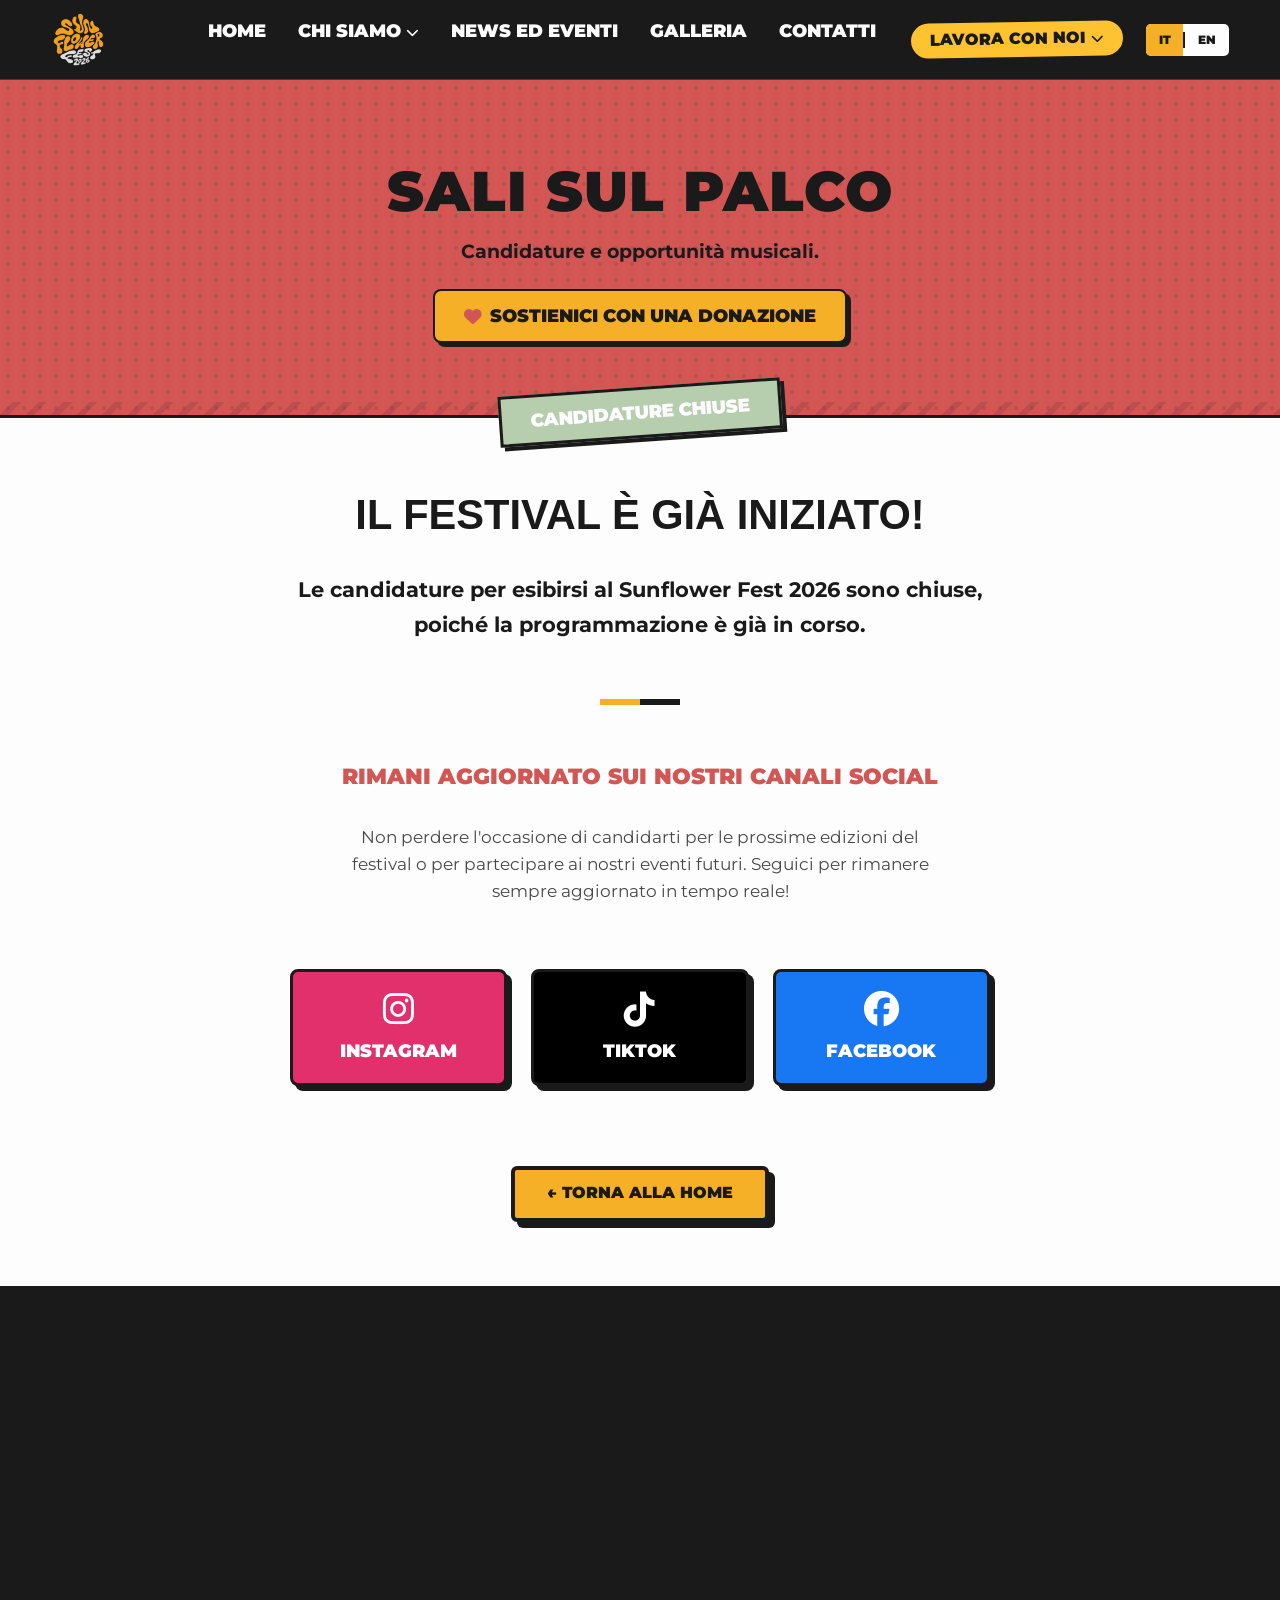
<file: sali-sul-palco.html>
<!DOCTYPE html>
<html lang="it">
<head>
    <script type="text/javascript" src="https://embeds.iubenda.com/widgets/5751ebe9-eceb-4207-8c43-e5f22a08bc19.js"></script>
    <meta charset="UTF-8">
    <meta name="viewport" content="width=device-width, initial-scale=1.0">
    <title>Sunflower Fest | Sali sul Palco</title>
    <link rel="icon" type="image/png" href="assets/loghi/logo-nobg.png">
    <meta name="description" content="Sali sul Palco - Rimani aggiornato sulle candidature per esibirti al Sunflower Fest.">
    <meta name="keywords" content="sali sul palco, candidature band, musica emergente, bando artisti, esibizione live, iscrizione festival">
    <link rel="canonical" href="https://www.sunflowerfestival.it/sali-sul-palco.html">
    
    <!-- Open Graph / Facebook -->
    <meta property="og:type" content="website">
    <meta property="og:url" content="https://www.sunflowerfestival.it/sali-sul-palco.html">
    <meta property="og:title" content="Sunflower Fest | Sali sul Palco">
    <meta property="og:description" content="Sali sul Palco - Rimani aggiornato sulle candidature per esibirti al Sunflower Fest.">
    <meta property="og:image" content="https://www.sunflowerfestival.it/assets/loghi/logo-nobg.png">
    <meta property="og:site_name" content="Sunflower Fest">
    <meta property="og:locale" content="it_IT">

    <!-- Twitter -->
    <meta property="twitter:card" content="summary_large_image">
    <meta property="twitter:url" content="https://www.sunflowerfestival.it/sali-sul-palco.html">
    <meta property="twitter:title" content="Sunflower Fest | Sali sul Palco">
    <meta property="twitter:description" content="Sali sul Palco - Rimani aggiornato sulle candidature per esibirti al Sunflower Fest.">
    <meta property="twitter:image" content="https://www.sunflowerfestival.it/assets/loghi/logo-nobg.png">
    <link rel="stylesheet" href="style.css?v=30">
    <link rel="preconnect" href="https://cdnjs.cloudflare.com">
    <link rel="preconnect" href="https://fonts.cdnfonts.com">
    <link rel="preload" href="https://cdnjs.cloudflare.com/ajax/libs/font-awesome/6.4.0/css/all.min.css" as="style" onload="this.onload=null;this.rel='stylesheet'">
    <noscript><link rel="stylesheet" href="https://cdnjs.cloudflare.com/ajax/libs/font-awesome/6.4.0/css/all.min.css"></noscript>
    <link rel="preconnect" href="https://fonts.googleapis.com">
    <link rel="preconnect" href="https://fonts.gstatic.com" crossorigin>
    <link rel="preload" href="https://fonts.googleapis.com/css2?family=Anton&family=Montserrat:wght@400;700;900&family=Great+Vibes&family=Dancing+Script&display=swap" as="style" onload="this.onload=null;this.rel='stylesheet'">
    <noscript><link href="https://fonts.googleapis.com/css2?family=Anton&family=Montserrat:wght@400;700;900&family=Great+Vibes&family=Dancing+Script&display=swap" rel="stylesheet"></noscript>
    <link rel="preload" href="https://fonts.cdnfonts.com/css/monument-extended" as="style" onload="this.onload=null;this.rel='stylesheet'">
    <noscript><link href="https://fonts.cdnfonts.com/css/monument-extended" rel="stylesheet"></noscript>
    <script>
        (function() {
            if (sessionStorage.getItem('playTransitionOut') !== 'true') {
                document.documentElement.classList.add('no-curtain');
            }
        })();
    </script>
</head>
<body>
    
    
    
    <nav class="main-nav">
        <a href="index.html" class="nav-logo">
            <img src="assets/loghi/logo-nobg.webp" alt="Sunflower Fest Logo" width="80" height="80">
        </a>
        <button class="menu-toggle" id="menu-toggle" aria-label="Toggle Menu">
            <span></span>
            <span></span>
            <span></span>
        </button>
        <div class="nav-links">
            <a href="index.html">Home</a>
            <div class="nav-dropdown simple-dropdown">
                <a href="#" class="dropdown-trigger">
                    <span class="lang-it">Chi Siamo <i class="fa-solid fa-chevron-down"></i></span>
                    <span class="lang-en">About Us <i class="fa-solid fa-chevron-down"></i></span>
                </a>
                <div class="dropdown-content simple">
                    <a href="chi-siamo.html" class="dropdown-link">
                        <span class="lang-it">La Nostra Storia</span>
                        <span class="lang-en">Our Story</span>
                    </a>
                    <a href="associazione/index.html" class="dropdown-link">
                        <span class="lang-it">L'Associazione</span>
                        <span class="lang-en">The Association</span>
                    </a>
                    <a href="associazione/staff.html" class="dropdown-link">
                        <span class="lang-it">Staff</span>
                        <span class="lang-en">Staff</span>
                    </a>
                </div>
            </div>
            <a href="news-eventi.html"><span class="lang-it">News ed Eventi</span><span class="lang-en">News and Events</span></a>
            <a href="galleria.html"><span class="lang-it">Galleria</span><span class="lang-en">Gallery</span></a>
            <a href="contatti.html"><span class="lang-it">Contatti</span><span class="lang-en">Contact</span></a>
            <div class="nav-dropdown">
                <a href="#" class="dropdown-trigger">
                    <span class="lang-it">Lavora con noi <i class="fa-solid fa-chevron-down"></i></span>
                    <span class="lang-en">Work with us <i class="fa-solid fa-chevron-down"></i></span>
                </a>
                <div class="dropdown-content">
                    <div class="dropdown-item">
                        <h4><span class="lang-it">LAVORA CON NOI</span><span class="lang-en">WORK WITH US</span></h4>
                        <p><span class="lang-it">Entra a far parte dello staff e aiutaci a organizzare il festival!</span><span class="lang-en">Join the staff and help us organize the festival!</span></p>
                        <a href="https://docs.google.com/forms/d/e/1FAIpQLSexlqiySbiXjuskMPaoTKAL4eFnGVCigT198Jx8wdQ3EUx08g/viewform"
                            target="_blank" class="dropdown-btn bg-yellow"><span class="lang-it">Lavora con noi</span><span class="lang-en">Work with us</span></a>
                    </div>
                    <div class="dropdown-divider"></div>
                    <div class="dropdown-item">
                        <h4><span class="lang-it">SALI SUL PALCO</span><span class="lang-en">TAKE THE STAGE</span></h4>
                        <p><span class="lang-it">Sei un artista o una band emergente? Mostraci il tuo talento!</span><span class="lang-en">Are you an emerging artist or band? Show us your talent!</span></p>
                        <a href="sali-sul-palco.html" class="dropdown-btn bg-red active"><span class="lang-it">Sali sul palco</span><span class="lang-en">Take the stage</span></a>
                    </div>
                </div>
            </div>
        </div>
        <div class="lang-switcher">
            <button class="lang-btn it" data-lang="it">IT</button>
            <div class="lang-switcher-divider"></div>
            <button class="lang-btn en" data-lang="en">EN</button>
        </div>
    </nav>

    <!-- Intestazione di pagina -->
    <header class="page-header" style="background-color: var(--c-red); border-bottom: 3px solid var(--text-black); position: relative; overflow: visible;">
        <svg class="bg-blob-yellow" viewBox="0 0 100 100" style="width: 150px; opacity: 0.8; left: 10%; top: 10%; color: var(--c-yellow);"><path d="M50,10 C80,0 100,30 90,60 C80,90 30,100 10,70 C-10,40 20,20 50,10 Z" fill="currentColor"/></svg>
        <h1 class="page-title" style="color: var(--text-black);"><span class="lang-it">SALI SUL PALCO</span><span class="lang-en">TAKE THE STAGE</span></h1>
        <p class="page-subtitle" style="color: var(--text-black);">
            <span class="lang-it">Candidature e opportunità musicali.</span>
            <span class="lang-en">Applications and musical opportunities.</span>
        </p>
        <div style="margin-top: 1.5rem;">
            <a href="associazione/assets/documenti/DonazioneSunflowersGroup.pdf" target="_blank" class="brutalist-button bg-yellow donation-header-btn" style="text-decoration: none; font-size: 1.1rem; font-weight: 900; padding: 0.8rem 1.8rem; border-radius: 8px; color: var(--text-black); display: inline-flex; align-items: center; gap: 0.5rem; box-shadow: 4px 4px 0px var(--text-black); border: 2px solid var(--text-black);">
                <i class="fa-solid fa-heart" style="color: var(--c-red);"></i> 
                <span class="lang-it">SOSTIENICI CON UNA DONAZIONE</span>
                <span class="lang-en">SUPPORT US WITH A DONATION</span>
            </a>
        </div>
        
        <!-- Badge di stato sovrapposto -->
        <div class="sticker badge-rect bg-red" style="position: absolute; bottom: -22px; left: 50%; transform: translateX(-50%) rotate(-4deg); font-weight: 900; font-size: 1.15rem; color: var(--text-white); padding: 0.6rem 1.8rem; border: 3px solid var(--text-black); box-shadow: 4px 4px 0px var(--text-black); z-index: 10; white-space: nowrap;">
            <span class="lang-it">CANDIDATURE CHIUSE</span>
            <span class="lang-en">APPLICATIONS CLOSED</span>
        </div>
    </header>

    <!-- Contenitore del contenuto -->
    <div class="full-width-wrapper bg-white">
        
        <main class="info-section" style="max-width: 900px; margin: 0 auto; padding: 4rem 2rem; text-align: center;">
            
            <article class="info-block reveal-up" style="display: flex; flex-direction: column; align-items: center; gap: 2rem;">
                
                <h2 style="font-family: 'Monument Extended', sans-serif; font-size: 2.6rem; text-transform: uppercase; line-height: 1.2; margin-top: 0.5rem; color: var(--text-black);">
                    <span class="lang-it">Il Festival è già iniziato!</span>
                    <span class="lang-en">The festival has already started!</span>
                </h2>
                
                <p style="font-size: 1.3rem; line-height: 1.7; color: var(--text-black); max-width: 700px; margin: 0 auto; font-weight: 700;">
                    <span class="lang-it">Le candidature per esibirsi al <strong>Sunflower Fest 2026</strong> sono chiuse, poiché la programmazione è già in corso.</span>
                    <span class="lang-en">Applications to perform at <strong>Sunflower Fest 2026</strong> are closed, as this year's lineup is already underway.</span>
                </p>
                
                <div class="brutalist-divider" style="width: 80px; height: 6px; background-color: var(--text-black); margin: 1.5rem 0;"></div>
                
                <h3 style="font-family: 'Montserrat', sans-serif; font-size: 1.4rem; font-weight: 900; color: var(--c-red); text-transform: uppercase;">
                    <span class="lang-it">Rimani aggiornato sui nostri canali social</span>
                    <span class="lang-en">Stay updated on our social channels</span>
                </h3>
                
                <p style="font-size: 1.05rem; line-height: 1.6; color: rgba(26, 26, 26, 0.8); max-width: 600px; margin-bottom: 2rem;">
                    <span class="lang-it">Non perdere l'occasione di candidarti per le prossime edizioni del festival o per partecipare ai nostri eventi futuri. Seguici per rimanere sempre aggiornato in tempo reale!</span>
                    <span class="lang-en">Don't miss your chance to apply for future editions of the festival or to join us at upcoming events. Follow us to stay updated in real time!</span>
                </p>

                <!-- Griglia canali social -->
                <div class="social-channels-grid" style="display: grid; grid-template-columns: repeat(auto-fit, minmax(200px, 1fr)); gap: 1.5rem; width: 100%; max-width: 700px; margin-bottom: 3rem;">
                    
                    <a href="https://www.instagram.com/sun.flower.fest/" target="_blank" class="brutalist-button instagram" style="background-color: #E1306C; color: white; border: 3px solid var(--text-black); box-shadow: 5px 5px 0px var(--text-black); text-decoration: none; padding: 1.2rem; display: flex; flex-direction: column; align-items: center; gap: 0.8rem; border-radius: 8px; font-weight: 900; font-size: 1.1rem; transition: transform 0.2s ease, box-shadow 0.2s ease;">
                        <i class="fa-brands fa-instagram" style="font-size: 2.2rem;"></i>
                        INSTAGRAM
                    </a>
                    
                    <a href="https://www.tiktok.com/@sunflower.fest" target="_blank" class="brutalist-button tiktok" style="background-color: #000000; color: white; border: 3px solid var(--text-black); box-shadow: 5px 5px 0px var(--text-black); text-decoration: none; padding: 1.2rem; display: flex; flex-direction: column; align-items: center; gap: 0.8rem; border-radius: 8px; font-weight: 900; font-size: 1.1rem; transition: transform 0.2s ease, box-shadow 0.2s ease;">
                        <i class="fa-brands fa-tiktok" style="font-size: 2.2rem;"></i>
                        TIKTOK
                    </a>
                    
                    <a href="https://www.facebook.com/share/1G4sMCHyNB/" target="_blank" class="brutalist-button facebook" style="background-color: #1877F2; color: white; border: 3px solid var(--text-black); box-shadow: 5px 5px 0px var(--text-black); text-decoration: none; padding: 1.2rem; display: flex; flex-direction: column; align-items: center; gap: 0.8rem; border-radius: 8px; font-weight: 900; font-size: 1.1rem; transition: transform 0.2s ease, box-shadow 0.2s ease;">
                        <i class="fa-brands fa-facebook" style="font-size: 2.2rem;"></i>
                        FACEBOOK
                    </a>
                    
                </div>
                
                <a href="index.html" class="brutalist-button bg-yellow" style="text-decoration: none; font-weight: 900; font-size: 1rem; padding: 0.8rem 2rem; border-radius: 6px;">
                    <span class="lang-it">&larr; Torna alla Home</span>
                    <span class="lang-en">&larr; Back to Home</span>
                </a>
            </article>

        </main>
    </div>

    <!-- Footer del sito -->
    <footer class="site-footer">
        <!-- Divisore ondulato in cima al footer (stile valle concava) -->
        <svg class="footer-wave-divider" viewBox="0 0 1000 100" preserveAspectRatio="none">
            <path d="M0,0 C300,100 700,100 1000,0 L1000,100 L0,100 Z" fill="var(--c-yellow)"></path>
            <path d="M0,0 C300,100 700,100 1000,0" fill="none" stroke="var(--text-black)" stroke-width="8"></path>
        </svg>

        <div class="footer-container">
            <!-- Colonna sinistra: contatti -->
            <div class="footer-col footer-contacts">
                <h3><span class="lang-it">Contatti</span><span class="lang-en">Contact</span></h3>
                <p class="association-name">Sunflowers Group</p>
                <p>Piazza San Francesco, 22</p>
                <p>84013 Cava de' Tirreni (SA)</p>
                <p>
                    <span class="lang-it">Email festival: info@sunflowerfestival.it</span>
                    <span class="lang-en">Festival email: info@sunflowerfestival.it</span>
                </p>
                <p>
                    <span class="lang-it">Pec associazione: ass.sunflowergroup@pec.it</span>
                    <span class="lang-en">Association PEC: ass.sunflowergroup@pec.it</span>
                </p>
                <p>
                    <span class="lang-it">tel: +39 339 6816196</span>
                    <span class="lang-en">tel: +39 339 6816196</span>
                </p>
                <p>C.F.: 06366340658</p>
                <p>P. Iva: 06366340658</p>
            </div>
            
            <!-- Colonna centrale: logo e realizzazione -->
            <div class="footer-col footer-brand">
                <p class="realization-text">
                    <span class="lang-it">Il Sunflower Fest è realizzato dall'associazione culturale<br><strong>SUNFLOWERS GROUP APS</strong></span>
                    <span class="lang-en">Sunflower Fest is organized by the cultural association<br><strong>SUNFLOWERS GROUP APS</strong></span>
                </p>
                <a href="associazione/index.html">
                    <img src="assets/loghi/logo_ass.webp" alt="Logo Associazione" class="footer-association-logo" loading="lazy" width="150" height="163">
                </a>
                <a href="associazione/assets/documenti/DonazioneSunflowersGroup.pdf" target="_blank" class="brutalist-button bg-red donation-footer-btn" style="text-decoration: none; font-size: 0.9rem; font-weight: 900; padding: 0.6rem 1.2rem; border-radius: 6px; color: var(--text-white); display: inline-flex; align-items: center; gap: 0.5rem; box-shadow: 3px 3px 0px var(--text-black); border: 2px solid var(--text-black); margin-top: 1rem;">
                    <i class="fa-solid fa-heart" style="color: var(--c-yellow);"></i> 
                    <span class="lang-it">Fai una Donazione</span>
                    <span class="lang-en">Make a Donation</span>
                </a>
                <div class="edizioni-link-container" style="margin-top: 1.5rem;">
                    <a href="https://drive.google.com/drive/folders/1iq6a-2MNjYI1fJIagcNICltylER6KkoJ?usp=sharing" class="edizioni-link" target="_blank" rel="noopener noreferrer">
                        <span class="lang-it">Storico Edizioni</span>
                        <span class="lang-en">Past Editions</span>
                    </a>
                </div>
            </div>
            
            <!-- Colonna destra: social e norme -->
            <div class="footer-col footer-socials">
                <h3>SOCIAL</h3>
                <div class="social-icons">
                    <a href="https://www.instagram.com/sun.flower.fest/" target="_blank" rel="noopener noreferrer" aria-label="Instagram">
                        <svg viewBox="0 0 24 24" width="28" height="28">
                            <defs>
                                <radialGradient id="rgInstagram" cx="30%" cy="107%" r="130%">
                                    <stop offset="0%" stop-color="#fdf497" />
                                    <stop offset="5%" stop-color="#fdf497" />
                                    <stop offset="45%" stop-color="#fd5949" />
                                    <stop offset="60%" stop-color="#d6249f" />
                                    <stop offset="90%" stop-color="#285aeb" />
                                </radialGradient>
                            </defs>
                            <path fill="url(#rgInstagram)" d="M12 2.163c3.204 0 3.584.012 4.85.07 3.252.148 4.771 1.691 4.919 4.919.058 1.265.069 1.645.069 4.849 0 3.205-.012 3.584-.069 4.849-.149 3.225-1.664 4.771-4.919 4.919-1.266.058-1.644.07-4.85.07-3.204 0-3.584-.012-4.849-.07-3.26-.149-4.771-1.699-4.919-4.92-.058-1.265-.07-1.644-.07-4.849 0-3.204.013-3.583.07-4.849.149-3.227 1.664-4.771 4.919-4.919 1.266-.057 1.645-.069 4.849-.069zM12 0C8.741 0 8.333.014 7.053.072 2.695.272.273 2.69.073 7.051C.014 8.333 0 8.741 0 12c0 3.259.014 3.668.072 4.948.2 4.358 2.618 6.78 6.98 6.98C8.333 23.986 8.741 24 12 24c3.259 0 3.668-.014 4.948-.072 4.354-.2 6.782-2.618 6.979-6.98.059-1.28.073-1.689.073-4.948 0-3.259-.014-3.667-.072-4.947-.196-4.354-2.617-6.78-6.979-6.98C15.668.014 15.259 0 12 0zm0 5.838a6.162 6.162 0 1 0 0 12.324 6.162 6.162 0 0 0 0-12.324zM12 16a4 4 0 1 1 0-8 4 4 0 0 1 0 8zm6.406-11.845a1.44 1.44 0 1 0 0 2.881 1.44 1.44 0 0 0 0-2.881z" />
                        </svg>
                    </a>
                    <a href="https://www.tiktok.com/@sunflower.fest" target="_blank" rel="noopener noreferrer" aria-label="TikTok">
                        <svg viewBox="0 0 24 24" width="28" height="28" fill="currentColor">
                            <path d="M12.525.02c1.31-.02 2.61-.01 3.91-.02.08 1.53.63 3.02 1.59 4.23.85.99 2.01 1.69 3.26 2.03.11.03.22.05.34.08v3.91c-.81-.13-1.61-.39-2.36-.77-1.12-.56-2.07-1.42-2.73-2.48-.06-.1-.13-.2-.2-.3-.02.04-.03.09-.04.13v6.78c.01 1.77-.38 3.53-1.13 5.13-.88 1.77-2.31 3.24-4.06 4.14-1.74.88-3.7 1.25-5.65 1.05-1.92-.17-3.76-.99-5.18-2.32C.29 20.47-.28 18.39-.14 16.29c.14-2.13 1.06-4.14 2.58-5.63 1.52-1.47 3.56-2.28 5.68-2.28.43-.01.86.03 1.29.11v3.96c-.45-.16-.92-.23-1.4-.23-1.14-.02-2.26.37-3.15 1.1-.9.76-1.46 1.86-1.56 3.03-.11 1.17.22 2.36.93 3.3.71.91 1.75 1.51 2.89 1.67 1.15.14 2.33-.11 3.3-.72 1-.64 1.72-1.63 1.99-2.77.13-.53.18-1.07.17-1.62-.02-2.92-.01-5.84-.02-8.76v-.93z"/>
                        </svg>
                    </a>
                    <a href="https://open.spotify.com/playlist/64spZqm9N3qM6NCwvnRzfY?si=bBNFJr0JQeagZHCr__zB_Q" target="_blank" rel="noopener noreferrer" aria-label="Spotify">
                        <svg viewBox="0 0 24 24" width="28" height="28" fill="currentColor">
                            <path d="M12 0C5.4 0 0 5.4 0 12s5.4 12 12 12 12-5.4 12-12S18.66 0 12 0zm5.5 17.6c-.2.3-.6.4-.9.2-2.3-1.4-5.1-1.7-8.5-.9-.3.1-.7-.1-.8-.4-.1-.3.1-.7.4-.8 3.7-.8 6.9-.5 9.5 1.1.3.1.4.5.3.8zm1.3-3.3c-.3.4-.8.5-1.1.3-2.6-1.6-6.6-2.1-9.7-1.2-.5.1-1-.2-1.1-.6-.1-.5.2-1 .6-1.1 3.6-1.1 8-.6 11 1.2.4.2.5.7.3 1.1zm.1-3.4C15 8.5 9.6 8.3 6.5 9.3c-.5.1-1.1-.1-1.2-.7-.1-.5.1-1.1.7-1.2 3.6-1.1 9.6-.9 13.4 1.4.5.3.6 1 .3 1.4-.3.5-1 .6-1.4.3z"/>
                        </svg>
                    </a>
                    <a href="https://www.facebook.com/share/1G4sMCHyNB/" target="_blank" rel="noopener noreferrer" aria-label="Facebook">
                        <svg viewBox="0 0 24 24" width="28" height="28" fill="currentColor">
                            <path d="M24 12.073c0-6.627-5.373-12-12-12s-12 5.373-12 12c0 5.99 4.388 10.954 10.125 11.854v-8.385H7.078v-3.47h3.047V9.43c0-3.007 1.792-4.669 4.533-4.669 1.312 0 2.686.235 2.686.235v2.953H15.83c-1.491 0-1.956.925-1.956 1.874v2.25h3.328l-.532 3.47h-2.796v8.385C19.612 23.027 24 18.062 24 12.073z"/>
                        </svg>
                    </a>
                </div>
                <div class="policy-link">
                    <a href="https://www.iubenda.com/privacy-policy/64394838" class="iubenda-white iubenda-noiframe iubenda-embed" title="Privacy Policy ">Privacy Policy</a><script type="text/javascript">(function (w,d) {var loader = function () {var s = d.createElement("script"), tag = d.getElementsByTagName("script")[0]; s.src="https://cdn.iubenda.com/iubenda.js"; tag.parentNode.insertBefore(s,tag);}; if(w.addEventListener){w.addEventListener("load", loader, false);}else if(w.attachEvent){w.attachEvent("onload", loader);}else{w.onload = loader;}})(window, document);</script>
                    <a href="https://www.iubenda.com/privacy-policy/64394838/cookie-policy" class="iubenda-white iubenda-noiframe iubenda-embed" title="Cookie Policy ">Cookie Policy</a><script type="text/javascript">(function (w,d) {var loader = function () {var s = d.createElement("script"), tag = d.getElementsByTagName("script")[0]; s.src="https://cdn.iubenda.com/iubenda.js"; tag.parentNode.insertBefore(s,tag);}; if(w.addEventListener){w.addEventListener("load", loader, false);}else if(w.attachEvent){w.attachEvent("onload", loader);}else{w.onload = loader;}})(window, document);</script>
                </div>
            </div>
            
        </div>
        
        <!-- Credito sviluppatore in fondo -->
        <div class="footer-bottom">
            <div class="developer-credit">
               <span class="lang-it">Sito web a cura di</span><span class="lang-en">Website by</span> <a href="https://ianyydevs.altervista.org/" target="_blank">IANYDEVS</a>
            </div>
        </div>
    </footer>

    <script src="script.js?v=1.0.4"></script>
</body>
</html>
</file>
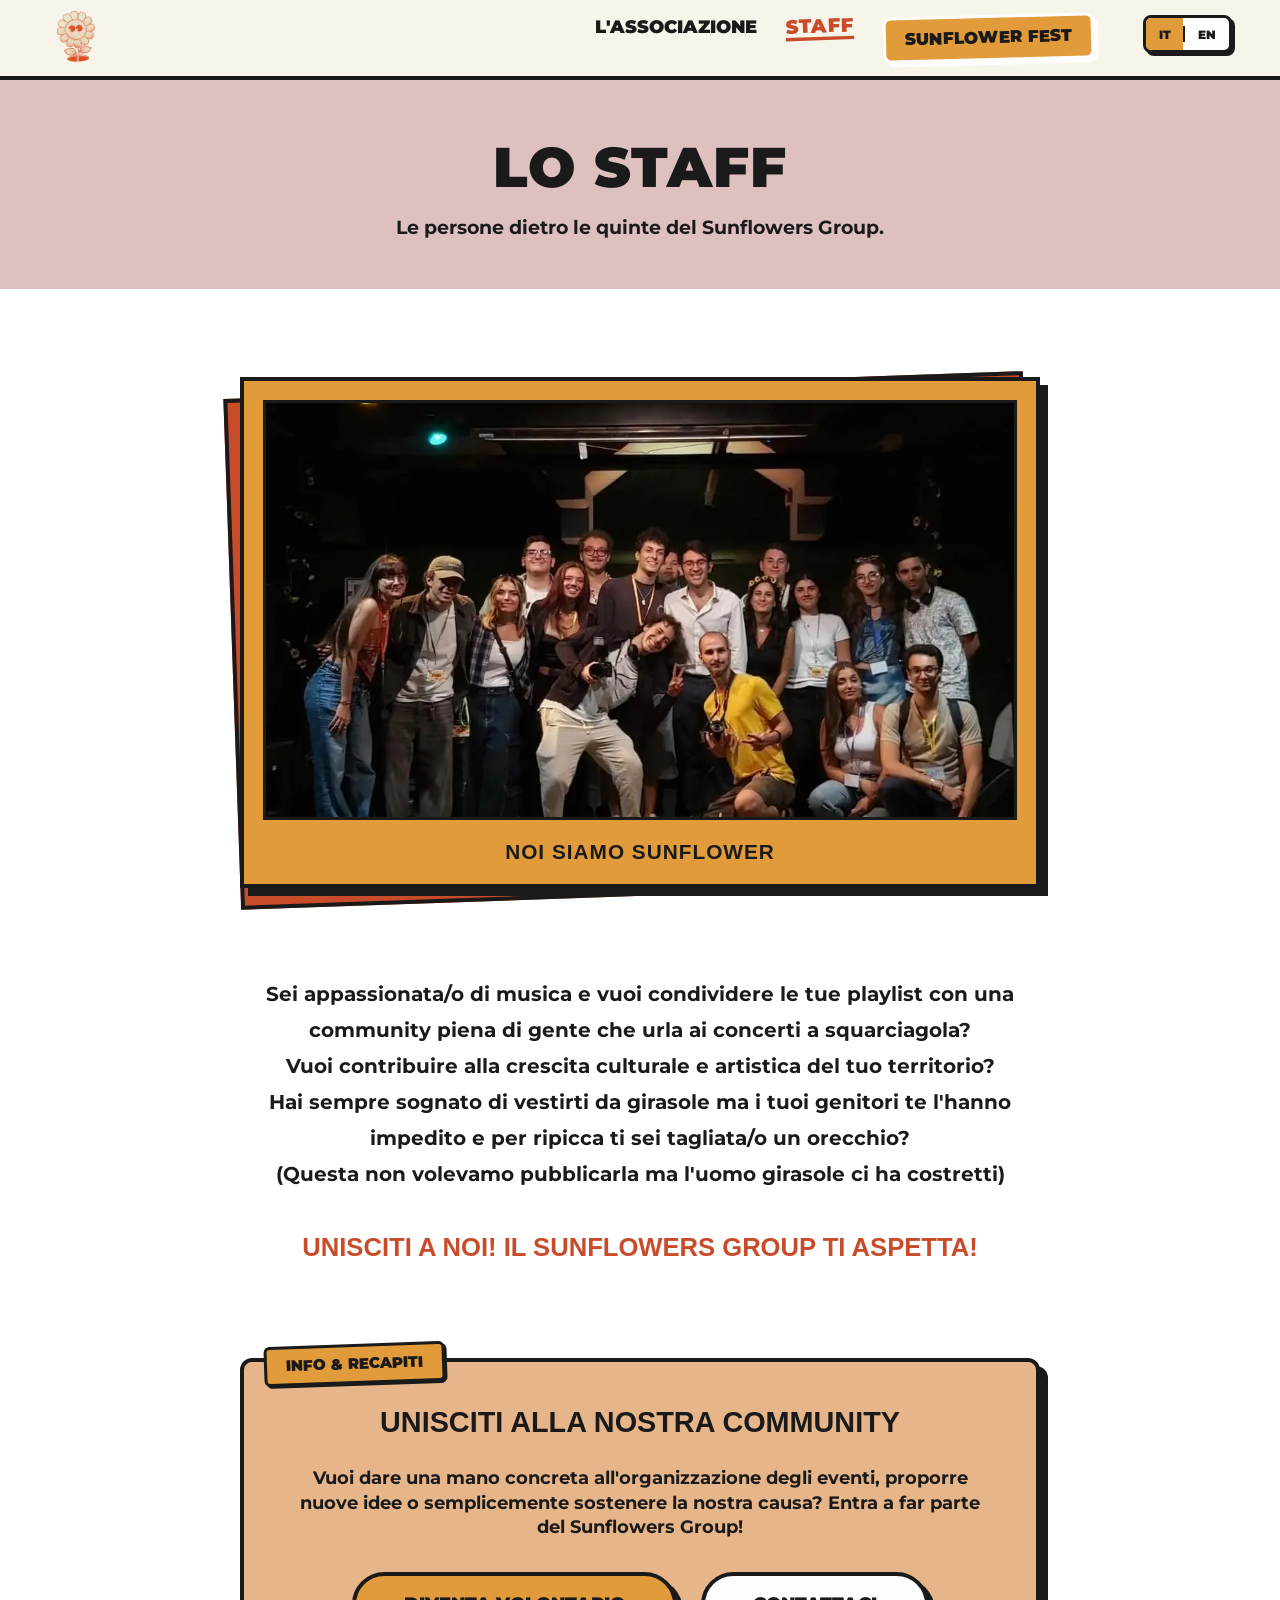
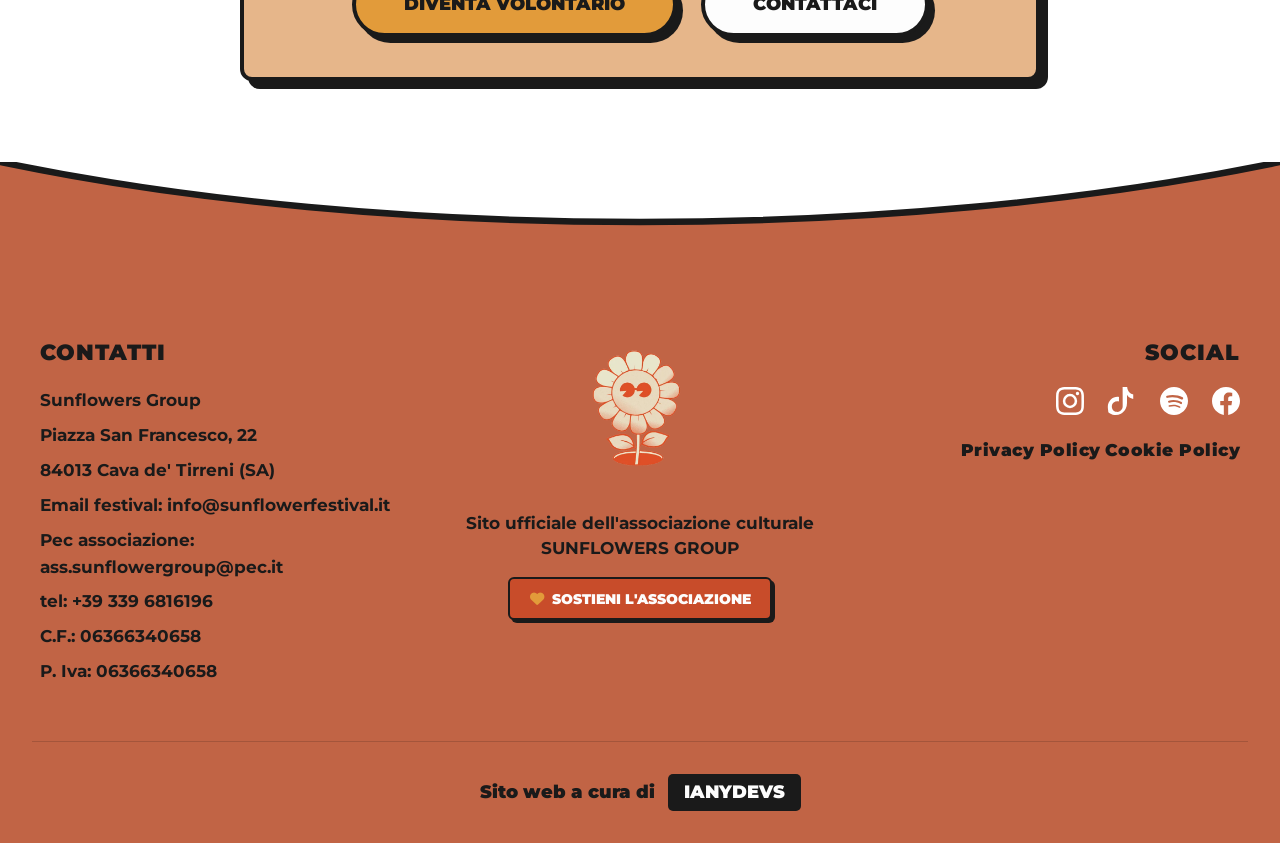
<file: associazione/staff.html>
<!DOCTYPE html>
<html lang="it">
<head>
    <script type="text/javascript" src="https://embeds.iubenda.com/widgets/5751ebe9-eceb-4207-8c43-e5f22a08bc19.js"></script>
    <meta charset="UTF-8">
    <meta name="viewport" content="width=device-width, initial-scale=1.0">
    <title>Sunflower Fest | Staff</title>
    <link rel="icon" type="image/png" href="assets/logo_ass.webp">
    <meta name="description" content="Lo Staff - Le persone dietro le quinte del Sunflowers Group.">
    <meta name="keywords" content="staff, team, organizzatori, associazione culturale, sunflowers group, contatti staff">
    <link rel="canonical" href="https://www.sunflowerfestival.it/associazione/staff.html">
    
    <!-- Open Graph / Facebook -->
    <meta property="og:type" content="website">
    <meta property="og:url" content="https://www.sunflowerfestival.it/associazione/staff.html">
    <meta property="og:title" content="Sunflower Fest | Staff">
    <meta property="og:description" content="Lo Staff - Le persone dietro le quinte del Sunflowers Group.">
    <meta property="og:image" content="https://www.sunflowerfestival.it/associazione/assets/logo_ass.webp">
    <meta property="og:site_name" content="Sunflowers Group">
    <meta property="og:locale" content="it_IT">

    <!-- Twitter -->
    <meta property="twitter:card" content="summary_large_image">
    <meta property="twitter:url" content="https://www.sunflowerfestival.it/associazione/staff.html">
    <meta property="twitter:title" content="Sunflower Fest | Staff">
    <meta property="twitter:description" content="Lo Staff - Le persone dietro le quinte del Sunflowers Group.">
    <meta property="twitter:image" content="https://www.sunflowerfestival.it/associazione/assets/logo_ass.webp">
    <link rel="stylesheet" href="style.css?v=31">
    <link rel="preconnect" href="https://cdnjs.cloudflare.com">
    <link rel="preconnect" href="https://fonts.cdnfonts.com">
    <link rel="preload" href="https://cdnjs.cloudflare.com/ajax/libs/font-awesome/6.4.0/css/all.min.css" as="style" onload="this.onload=null;this.rel='stylesheet'">
    <noscript><link rel="stylesheet" href="https://cdnjs.cloudflare.com/ajax/libs/font-awesome/6.4.0/css/all.min.css"></noscript>
    <link rel="preconnect" href="https://fonts.googleapis.com">
    <link rel="preconnect" href="https://fonts.gstatic.com" crossorigin>
    <link href="https://fonts.googleapis.com/css2?family=Anton&family=Montserrat:wght@400;700;900&family=Great+Vibes&display=swap" rel="stylesheet">
    <link rel="preload" href="https://fonts.cdnfonts.com/css/monument-extended" as="style" onload="this.onload=null;this.rel='stylesheet'">
    <noscript><link href="https://fonts.cdnfonts.com/css/monument-extended" rel="stylesheet"></noscript>
    <script>
        (function() {
            if (sessionStorage.getItem('playTransitionOut') !== 'true') {
                document.documentElement.classList.add('no-curtain');
            }
        })();
    </script>
    <style>
        .staff-description-clean {
            max-width: 800px;
            margin: 0 auto 4rem auto;
            text-align: center;
            font-size: 1.25rem;
            line-height: 1.8;
            font-weight: 700;
            color: var(--text-black);
        }
        .staff-description-clean p {
            margin-bottom: 1.5rem;
        }
        .staff-cta-text {
            display: block;
            margin-top: 2rem;
            font-family: 'Monument Extended', sans-serif;
            color: var(--c-red);
            font-size: clamp(1.2rem, 2.5vw, 1.6rem);
            text-transform: uppercase;
        }
    </style>
</head>
<body style="background-color: #ffffff !important;">
    
    <!-- TRANSIZIONE TENDINA -->
    <div class="page-curtain">
        <div class="curtain-content">
            <img src="assets/logo_ass.webp" alt="Logo Sunflowers Group" class="curtain-logo">
            <div class="curtain-cursive-text" style="opacity: 0; clip-path: inset(-20px 100% -20px -20px);">Sunflowers Group</div>
        </div>
    </div>
    
    <!-- NAVBAR -->
    <nav class="main-nav">
        <a href="index.html" class="nav-logo">
            <img src="assets/logo_ass.webp" alt="Logo Sunflowers Group">
        </a>
        <button class="menu-toggle" id="menu-toggle" aria-label="Toggle Menu">
            <span></span>
            <span></span>
            <span></span>
        </button>
        <div class="nav-links">
            <a href="index.html"><span class="lang-it">L'Associazione</span><span class="lang-en">The Association</span></a>
            <a href="staff.html" class="active">Staff</a>
            <a href="../index.html" class="nav-btn-fest">Sunflower Fest</a>
            <div class="lang-switcher">
                <button class="lang-btn it" data-lang="it">IT</button>
                <div class="lang-switcher-divider"></div>
                <button class="lang-btn en" data-lang="en">EN</button>
            </div>
        </div>
    </nav>

    <!-- Intestazione di pagina -->
    <header class="page-header" style="background-color: var(--c-purple);">
        <svg class="bg-blob-yellow" viewBox="0 0 100 100" style="width: 150px; opacity: 0.8; right: 15%; top: 20%;"><path d="M50,10 C80,0 100,30 90,60 C80,90 30,100 10,70 C-10,40 20,20 50,10 Z" fill="currentColor"/></svg>
        <h1 class="page-title" style="color: var(--text-black);">
            <span class="lang-it">LO STAFF</span>
            <span class="lang-en">THE STAFF</span>
        </h1>
        <p class="page-subtitle" style="color: var(--text-black);">
            <span class="lang-it">Le persone dietro le quinte del Sunflowers Group.</span>
            <span class="lang-en">The people behind the scenes of Sunflowers Group.</span>
        </p>
    </header>

    <!-- Contenitore contenuto staff -->
    <main class="staff-container" style="max-width: 1200px; margin: 0 auto; padding: 4rem 2rem;">
        
        <!-- Foto centrale del team (contenitore rettangolare in stile brutalist con cornice polaroid decorativa) -->
        <div class="team-photo-container reveal-up" style="display: flex; justify-content: center; margin-bottom: 4rem; width: 100%; position: relative; padding: 1.5rem 0;">
            <div style="position: relative; max-width: 800px; width: 100%; display: flex; justify-content: center; align-items: center;">
                <!-- Cornice decorativa di sfondo sfalsata -->
                <div style="position: absolute; width: 100%; height: 100%; background-color: var(--c-red); border: 4px solid var(--text-black); transform: rotate(-2deg); top: 8px; left: -8px; z-index: 1;"></div>
                
                <!-- Contenitore foto principale in stile polaroid -->
                <div style="background-color: var(--c-yellow); width: 100%; border: 4px solid var(--text-black); overflow: hidden; position: relative; z-index: 2; box-shadow: 8px 8px 0px var(--text-black); padding: 1.2rem; display: flex; flex-direction: column;">
                    <div class="staff-team-image" style="background-image: url('assets/staff_generale.webp'); transition: transform 2s ease;"></div>
                    <div style="text-align: center; margin-top: 1.2rem; font-family: 'Monument Extended', sans-serif; font-size: 1.3rem; color: var(--text-black); line-height: 1.2; font-weight: 900; text-transform: uppercase; letter-spacing: 1px;">
                        <span class="lang-it">Noi siamo Sunflower</span>
                        <span class="lang-en">We are Sunflower</span>
                    </div>
                </div>
            </div>
        </div>

        <!-- Paragrafo descrizione staff (standard, pulito) -->
        <div class="staff-description-clean reveal-up delay-1">
            <p class="lang-it">
                Sei appassionata/o di musica e vuoi condividere le tue playlist con una community piena di gente che urla ai concerti a squarciagola?<br>
                Vuoi contribuire alla crescita culturale e artistica del tuo territorio?<br>
                Hai sempre sognato di vestirti da girasole ma i tuoi genitori te l'hanno impedito e per ripicca ti sei tagliata/o un orecchio?<br>
                (Questa non volevamo pubblicarla ma l'uomo girasole ci ha costretti)<br>
                <span class="staff-cta-text">Unisciti a noi! Il Sunflowers Group ti aspetta!</span>
            </p>
            <p class="lang-en">
                Are you passionate about music and want to share your playlists with a community of people who scream their lungs out at concerts?<br>
                Do you want to contribute to the cultural and artistic growth of your territory?<br>
                Have you always dreamed of dressing up as a sunflower but your parents wouldn't let you — so out of spite, you cut off an ear?<br>
                (We didn't want to publish this one, but the sunflower man forced us)<br>
                <span class="staff-cta-text">Join us! The Sunflowers Group is waiting for you!</span>
            </p>
        </div>

        <!-- Card iscrizione / call to action (modulo volontari) -->
        <article class="reveal-up delay-2" style="width: 100%; display: flex; justify-content: center; margin-top: 2rem;">
            <div class="contact-info-card" style="max-width: 800px; width: 100%; text-align: center;">
                <h3 style="font-family: 'Monument Extended', sans-serif; font-size: 1.8rem; margin-bottom: 1.5rem; text-transform: uppercase;">
                    <span class="lang-it">Unisciti alla nostra community</span>
                    <span class="lang-en">Join our community</span>
                </h3>
                <p style="font-size: 1.1rem; margin-bottom: 2rem; font-weight: 700;">
                    <span class="lang-it">Vuoi dare una mano concreta all'organizzazione degli eventi, proporre nuove idee o semplicemente sostenere la nostra causa? Entra a far parte del Sunflowers Group!</span>
                    <span class="lang-en">Do you want to lend a hand in organizing events, propose new ideas, or simply support our cause? Join the Sunflowers Group!</span>
                </p>
                <div style="display: flex; gap: 1.5rem; justify-content: center; flex-wrap: wrap;">
                    <a href="https://docs.google.com/forms/d/e/1FAIpQLSexlqiySbiXjuskMPaoTKAL4eFnGVCigT198Jx8wdQ3EUx08g/viewform" target="_blank" class="brutalist-button bg-yellow" style="font-size: 1.1rem; text-decoration: none;">
                        <span class="lang-it">Diventa Volontario</span>
                        <span class="lang-en">Become a Volunteer</span>
                    </a>
                    <a href="../contatti.html" class="brutalist-button bg-white" style="font-size: 1.1rem; text-decoration: none;">
                        <span class="lang-it">Contattaci</span>
                        <span class="lang-en">Contact Us</span>
                    </a>
                </div>
            </div>
        </article>

    </main>

    <!-- Footer del sito -->
    <footer class="site-footer">
        <!-- Divisore ondulato in cima al footer (stile valle concava) -->
        <svg class="footer-wave-divider" viewBox="0 0 1000 100" preserveAspectRatio="none">
            <path d="M0,0 C300,100 700,100 1000,0 L1000,100 L0,100 Z" fill="var(--c-yellow)"></path>
            <path d="M0,0 C300,100 700,100 1000,0" fill="none" stroke="var(--text-black)" stroke-width="8"></path>
        </svg>

        <div class="footer-container">
            
            <!-- Colonna sinistra: contatti -->
            <div class="footer-col footer-contacts">
                <h3><span class="lang-it">Contatti</span><span class="lang-en">Contact</span></h3>
                <p class="association-name">Sunflowers Group</p>
                <p>Piazza San Francesco, 22</p>
                <p>84013 Cava de' Tirreni (SA)</p>
                <p>
                    <span class="lang-it">Email festival: info@sunflowerfestival.it</span>
                    <span class="lang-en">Festival email: info@sunflowerfestival.it</span>
                </p>
                <p>
                    <span class="lang-it">Pec associazione: ass.sunflowergroup@pec.it</span>
                    <span class="lang-en">Association PEC: ass.sunflowergroup@pec.it</span>
                </p>
                <p>
                    <span class="lang-it">tel: +39 339 6816196</span>
                    <span class="lang-en">tel: +39 339 6816196</span>
                </p>
                <p>C.F.: 06366340658</p>
                <p>P. Iva: 06366340658</p>
            </div>
            
            <!-- Colonna centrale: logo e descrizione -->
            <div class="footer-col footer-brand">
                <div class="footer-logo">
                    <img src="assets/logo_ass.webp" alt="Logo Sunflowers Group">
                </div>
                <p class="realization-text">
                    <span class="lang-it">Sito ufficiale dell'associazione culturale<br><strong>SUNFLOWERS GROUP</strong></span>
                    <span class="lang-en">Official website of the cultural association<br><strong>SUNFLOWERS GROUP</strong></span>
                </p>
                <a href="assets/documenti/DonazioneSunflowersGroup.pdf" target="_blank" class="brutalist-button bg-red donation-footer-btn" style="text-decoration: none; font-size: 0.9rem; font-weight: 900; padding: 0.6rem 1.2rem; border-radius: 6px; color: var(--text-white); display: inline-flex; align-items: center; gap: 0.5rem; box-shadow: 3px 3px 0px var(--text-black); border: 2px solid var(--text-black); margin-top: 1rem;">
                    <i class="fa-solid fa-heart" style="color: var(--c-yellow);"></i> 
                    <span class="lang-it">Sostieni l'Associazione</span>
                    <span class="lang-en">Support the Association</span>
                </a>
            </div>
            
            <!-- Colonna destra: social e norme -->
            <div class="footer-col footer-socials">
                <h3>SOCIAL</h3>
                <div class="social-icons">
                    <a href="https://www.instagram.com/sun.flower.fest/" target="_blank" rel="noopener noreferrer" aria-label="Instagram">
                        <svg viewBox="0 0 24 24" width="28" height="28">
                            <defs>
                                <radialGradient id="rgInstagram" cx="30%" cy="107%" r="130%">
                                    <stop offset="0%" stop-color="#fdf497" />
                                    <stop offset="5%" stop-color="#fdf497" />
                                    <stop offset="45%" stop-color="#fd5949" />
                                    <stop offset="60%" stop-color="#d6249f" />
                                    <stop offset="90%" stop-color="#285aeb" />
                                </radialGradient>
                            </defs>
                            <path fill="url(#rgInstagram)" d="M12 2.163c3.204 0 3.584.012 4.85.07 3.252.148 4.771 1.691 4.919 4.919.058 1.265.069 1.645.069 4.849 0 3.205-.012 3.584-.069 4.849-.149 3.225-1.664 4.771-4.919 4.919-1.266.058-1.644.07-4.85.07-3.204 0-3.584-.012-4.849-.07-3.26-.149-4.771-1.699-4.919-4.92-.058-1.265-.07-1.644-.07-4.849 0-3.204.013-3.583.07-4.849.149-3.227 1.664-4.771 4.919-4.919 1.266-.057 1.645-.069 4.849-.069zM12 0C8.741 0 8.333.014 7.053.072 2.695.272.273 2.69.073 7.051C.014 8.333 0 8.741 0 12c0 3.259.014 3.668.072 4.948.2 4.358 2.618 6.78 6.98 6.98C8.333 23.986 8.741 24 12 24c3.259 0 3.668-.014 4.948-.072 4.354-.2 6.782-2.618 6.979-6.98.059-1.28.073-1.689.073-4.948 0-3.259-.014-3.667-.072-4.947-.196-4.354-2.617-6.78-6.979-6.98C15.668.014 15.259 0 12 0zm0 5.838a6.162 6.162 0 1 0 0 12.324 6.162 6.162 0 0 0 0-12.324zM12 16a4 4 0 1 1 0-8 4 4 0 0 1 0 8zm6.406-11.845a1.44 1.44 0 1 0 0 2.881 1.44 1.44 0 0 0 0-2.881z" />
                        </svg>
                    </a>
                    <a href="https://www.tiktok.com/@sunflower.fest" target="_blank" rel="noopener noreferrer" aria-label="TikTok">
                        <svg viewBox="0 0 24 24" width="28" height="28" fill="currentColor">
                            <path d="M12.525.02c1.31-.02 2.61-.01 3.91-.02.08 1.53.63 3.02 1.59 4.23.85.99 2.01 1.69 3.26 2.03.11.03.22.05.34.08v3.91c-.81-.13-1.61-.39-2.36-.77-1.12-.56-2.07-1.42-2.73-2.48-.06-.1-.13-.2-.2-.3-.02.04-.03.09-.04.13v6.78c.01 1.77-.38 3.53-1.13 5.13-.88 1.77-2.31 3.24-4.06 4.14-1.74.88-3.7 1.25-5.65 1.05-1.92-.17-3.76-.99-5.18-2.32C.29 20.47-.28 18.39-.14 16.29c.14-2.13 1.06-4.14 2.58-5.63 1.52-1.47 3.56-2.28 5.68-2.28.43-.01.86.03 1.29.11v3.96c-.45-.16-.92-.23-1.4-.23-1.14-.02-2.26.37-3.15 1.1-.9.76-1.46 1.86-1.56 3.03-.11 1.17.22 2.36.93 3.3.71.91 1.75 1.51 2.89 1.67 1.15.14 2.33-.11 3.3-.72 1-.64 1.72-1.63 1.99-2.77.13-.53.18-1.07.17-1.62-.02-2.92-.01-5.84-.02-8.76v-.93z"/>
                        </svg>
                    </a>
                    <a href="https://open.spotify.com/playlist/64spZqm9N3qM6NCwvnRzfY?si=bBNFJr0JQeagZHCr__zB_Q" target="_blank" rel="noopener noreferrer" aria-label="Spotify">
                        <svg viewBox="0 0 24 24" width="28" height="28" fill="currentColor">
                            <path d="M12 0C5.4 0 0 5.4 0 12s5.4 12 12 12 12-5.4 12-12S18.66 0 12 0zm5.5 17.6c-.2.3-.6.4-.9.2-2.3-1.4-5.1-1.7-8.5-.9-.3.1-.7-.1-.8-.4-.1-.3.1-.7.4-.8 3.7-.8 6.9-.5 9.5 1.1.3.1.4.5.3.8zm1.3-3.3c-.3.4-.8.5-1.1.3-2.6-1.6-6.6-2.1-9.7-1.2-.5.1-1-.2-1.1-.6-.1-.5.2-1 .6-1.1 3.6-1.1 8-.6 11 1.2.4.2.5.7.3 1.1zm.1-3.4C15 8.5 9.6 8.3 6.5 9.3c-.5.1-1.1-.1-1.2-.7-.1-.5.1-1.1.7-1.2 3.6-1.1 9.6-.9 13.4 1.4.5.3.6 1 .3 1.4-.3.5-1 .6-1.4.3z"/>
                        </svg>
                    </a>
                    <a href="https://www.facebook.com/share/1G4sMCHyNB/" target="_blank" rel="noopener noreferrer" aria-label="Facebook">
                        <svg viewBox="0 0 24 24" width="28" height="28" fill="currentColor">
                            <path d="M24 12.073c0-6.627-5.373-12-12-12s-12 5.373-12 12c0 5.99 4.388 10.954 10.125 11.854v-8.385H7.078v-3.47h3.047V9.43c0-3.007 1.792-4.669 4.533-4.669 1.312 0 2.686.235 2.686.235v2.953H15.83c-1.491 0-1.956.925-1.956 1.874v2.25h3.328l-.532 3.47h-2.796v8.385C19.612 23.027 24 18.062 24 12.073z"/>
                        </svg>
                    </a>
                </div>
                <div class="policy-link">
                    <a href="https://www.iubenda.com/privacy-policy/64394838" class="iubenda-white iubenda-noiframe iubenda-embed" title="Privacy Policy ">Privacy Policy</a><script type="text/javascript">(function (w,d) {var loader = function () {var s = d.createElement("script"), tag = d.getElementsByTagName("script")[0]; s.src="https://cdn.iubenda.com/iubenda.js"; tag.parentNode.insertBefore(s,tag);}; if(w.addEventListener){w.addEventListener("load", loader, false);}else if(w.attachEvent){w.attachEvent("onload", loader);}else{w.onload = loader;}})(window, document);</script>
                    <a href="https://www.iubenda.com/privacy-policy/64394838/cookie-policy" class="iubenda-white iubenda-noiframe iubenda-embed" title="Cookie Policy ">Cookie Policy</a><script type="text/javascript">(function (w,d) {var loader = function () {var s = d.createElement("script"), tag = d.getElementsByTagName("script")[0]; s.src="https://cdn.iubenda.com/iubenda.js"; tag.parentNode.insertBefore(s,tag);}; if(w.addEventListener){w.addEventListener("load", loader, false);}else if(w.attachEvent){w.attachEvent("onload", loader);}else{w.onload = loader;}})(window, document);</script>
                </div>
            </div>
            
        </div>
        
        <!-- Credito sviluppatore in fondo -->
        <div class="footer-bottom">
            <div class="developer-credit">
               <span class="lang-it">Sito web a cura di</span><span class="lang-en">Website by</span> <a href="https://ianyydevs.altervista.org/" target="_blank">IANYDEVS</a>
            </div>
        </div>
    </footer>

    <script src="script.js?v=1.0.4"></script>
</body>
</html>
</file>
<file: style.css>
:root {
    /* Nuova palette vivace stile Instagram */
    --c-blue: #d6e8f0;
    --c-grey: #a0a6a9;
    --c-red: #d15654;
    --c-peach: #ffa270;
    --c-green: #b6cdae;
    --c-purple: #e0bdf6;
    --c-yellow: #f5b027; /* il colore della macchia d'accento */
    
    /* Colori pastello derivati dai campioni immagine dell'utente */
    --c-pastel-orange: #f9c1b1;  /* da #E95027 */
    --c-pastel-yellow: #ffe29e;  /* da #FFC231 */
    --c-pastel-blue: #bcd4fc;    /* da #4988F1 */
    --c-pastel-green: #b7ecd3;   /* da #20A357 */
    --c-pastel-brown: #dfc9b8;   /* da #997052 */
    --c-pastel-pink: #fbc4db;    /* da #F377A9 */
    --c-pastel-cream: #faf8ee;   /* da #F3EFD6 */
    --c-pastel-grey: #e2e5e6;    /* da #2D2C2C */
    
    --text-black: #1a1a1a;
    --text-white: #fdfdfd;
    --bg-white: #f4f4f4;
    --bg-brown: #997052;

}

* {
    margin: 0;
    padding: 0;
    box-sizing: border-box;
}

html, body {
    overflow-x: hidden;
    width: 100%;
}

body {
    background-color: var(--text-black);
    font-family: 'Montserrat', sans-serif;
    color: var(--text-black);
    line-height: 1.4;
    padding-top: 80px; /* Spazio per la navbar fissa */
}

/* --- UTILITY TIPOGRAFICHE DEL BRAND --- */
.text-sunflower {
    font-family: 'Monument Extended', sans-serif;
    font-weight: 400;
    -webkit-text-stroke: 1.5px var(--text-black);
    color: transparent;
    text-transform: uppercase;
    letter-spacing: 0.02em;
}

.text-festival {
    font-family: 'Monument Extended', sans-serif;
    font-weight: 400;
    color: var(--text-black);
    text-transform: uppercase;
    letter-spacing: 0.01em;
}

/* --- BARRA DI NAVIGAZIONE --- */
.main-nav {
    position: fixed;
    top: 0;
    left: 0;
    width: 100%;
    height: 80px;
    background-color: var(--text-black);
    display: flex;
    justify-content: space-between;
    align-items: center;
    padding: 0 3rem;
    z-index: 1000;
    border-bottom: 1px solid rgba(255, 255, 255, 0.15);
    transition: background-color 0.4s ease, border-color 0.4s ease, backdrop-filter 0.4s ease, -webkit-backdrop-filter 0.4s ease;
}

/* Stato navbar in glassmorphism quando sovrapposta alla slide hero */
.main-nav.transparent-nav {
    background-color: var(--text-black);
    backdrop-filter: none;
    -webkit-backdrop-filter: none;
    border-bottom: 1px solid rgba(255, 255, 255, 0.15);
}

.main-nav.transparent-nav .nav-logo .text-sunflower {
    -webkit-text-stroke: 1.2px var(--text-white);
}

.main-nav.transparent-nav .nav-logo .text-festival {
    color: var(--c-yellow);
}

.main-nav.transparent-nav .nav-links a {
    color: var(--text-white);
}

.main-nav.transparent-nav .nav-links a:hover,
.main-nav.transparent-nav .nav-links a.active {
    color: var(--c-yellow);
}

.main-nav.transparent-nav .menu-toggle span {
    background-color: var(--text-white);
}

.nav-logo {
    display: flex;
    flex-direction: column;
    justify-content: center;
    align-items: flex-start;
    text-decoration: none;
    line-height: 0.85;
    transition: transform 0.2s ease, opacity 0.2s ease;
    transform: rotate(-3deg);
}

.nav-logo img {
    height: 60px;
    width: 60px;
    border-radius: 50%;
    object-fit: cover;
    display: block;
}

.nav-logo:hover {
    opacity: 0.8;
    transform: rotate(-1deg) scale(1.05);
}

.nav-logo .text-sunflower {
    font-family: 'Monument Extended', sans-serif;
    font-size: 0.9rem;
    font-weight: 400;
    -webkit-text-stroke: 1.2px var(--text-black);
    color: transparent;
    text-transform: uppercase;
    letter-spacing: 0.02em;
}

.nav-logo .text-festival {
    font-family: 'Monument Extended', sans-serif;
    font-size: 0.9rem;
    font-weight: 400;
    color: var(--text-black);
    text-transform: uppercase;
    letter-spacing: 0.01em;
}

.nav-links {
    display: flex;
    gap: 2rem;
    margin-left: auto;
}

.nav-links a {
    font-family: 'Montserrat', sans-serif;
    font-weight: 900;
    font-size: 1.1rem;
    color: var(--text-white);
    text-decoration: none;
    text-transform: uppercase;
    transition: transform 0.2s ease, color 0.2s ease;
    display: inline-block;
}

.nav-links a:hover, .nav-links a.active {
    color: var(--c-yellow);
    transform: scale(1.1) rotate(-2deg);
    text-decoration: underline;
    text-decoration-thickness: 3px;
    text-underline-offset: 4px;
}


/* --- TRANSIZIONI DROPDOWN NAVBAR E TENDINA DI PAGINA --- */
/* Stile della tendina di pagina */
.page-curtain {
    display: none !important;
    position: fixed;
    top: 0;
    left: 0;
    width: 100vw;
    height: 100vh;
    background-color: var(--text-black);
    z-index: 100000; /* Deve sovrapporsi a tutto, inclusa la navbar */
    display: flex;
    flex-direction: column;
    justify-content: center;
    align-items: center;
    transform: translateY(0);
    transition: transform 0.6s cubic-bezier(0.85, 0, 0.15, 1);
    pointer-events: none;
    border-bottom: 8px solid #FFC231;
}

html.no-curtain .page-curtain {
    display: none !important;
}

.page-curtain.slide-out {
    transform: translateY(100%);
}

.curtain-content {
    text-align: center;
    line-height: 0.9;
    display: flex;
    flex-direction: column;
    justify-content: center;
    align-items: center;
    width: 100%;
    gap: 1.5rem;
}

.curtain-logo {
    height: 180px;
    width: auto;
    animation: 
        curtainLogoIntro 1s cubic-bezier(0.34, 1.56, 0.64, 1) both,
        curtainLogoFloat 4s ease-in-out infinite 1s;
    transform-origin: center;
}

@keyframes curtainLogoIntro {
    0% {
        opacity: 0;
        transform: scale(0.3) rotate(-90deg);
        filter: drop-shadow(0 0 0px rgba(255, 194, 49, 0));
    }
    70% {
        opacity: 1;
        transform: scale(1.15) rotate(10deg);
        filter: drop-shadow(0 0 20px rgba(255, 194, 49, 0.6));
    }
    100% {
        opacity: 1;
        transform: scale(1) rotate(0deg);
        filter: drop-shadow(0 0 10px rgba(255, 194, 49, 0.3));
    }
}

@keyframes curtainLogoFloat {
    0%, 100% {
        transform: translateY(0) scale(1) rotate(0deg);
        filter: drop-shadow(0 0 10px rgba(255, 194, 49, 0.3));
    }
    50% {
        transform: translateY(-8px) scale(1.04) rotate(3deg);
        filter: drop-shadow(0 0 25px rgba(255, 194, 49, 0.75));
    }
}


/* --- EFFETTO MACCHINA DA SCRIVERE PER IL TESTO CORSIVO DELLA TENDINA --- */
.curtain-cursive-text {
    font-family: 'Dancing Script', cursive;
    font-size: 8.5rem;
    color: #FFC231;
    text-shadow: 4px 4px 0px rgba(255, 194, 49, 0.15);
    white-space: nowrap;
    position: relative;
    display: inline-block;
    margin: 0 auto;
    opacity: 0; /* Hide initially before animation starts */
    clip-path: inset(-20px 100% -20px -20px);
    animation: typewriterEffect 1.2s cubic-bezier(0.25, 0.46, 0.45, 0.94) 0.2s both;
}

.curtain-cursive-text::after {
    content: '';
    position: absolute;
    top: 15%;
    bottom: 15%;
    left: 0;
    width: 5px;
    background-color: #FFC231;
    box-shadow: 0 0 6px rgba(255, 194, 49, 0.5);
    pointer-events: none;
    opacity: 0; /* Hide initially before animation starts */
    animation: 
        cursorMove 1.2s cubic-bezier(0.25, 0.46, 0.45, 0.94) 0.2s both,
        blinkCursor 0.6s step-end infinite 0.2s;
}

@keyframes typewriterEffect {
    from {
        opacity: 1;
        clip-path: inset(-20px 100% -20px -20px);
    }
    to {
        opacity: 1;
        clip-path: inset(-20px -30px -20px -20px);
    }
}

@keyframes cursorMove {
    from {
        opacity: 1;
        left: 0;
    }
    to {
        opacity: 1;
        left: 100%;
    }
}

@keyframes blinkCursor {
    from, to {
        opacity: 0;
    }
    50% {
        opacity: 1;
    }
}

@media (max-width: 768px) {
    .page-curtain {
        display: none !important;
    }
    .curtain-cursive-text {
        font-size: 4.5rem;
    }
    .curtain-cursive-text::after {
        width: 3px;
    }
}

/* Stile del dropdown coerente con il tema brutalist */
.nav-dropdown {
    position: relative;
    display: inline-block;
}

.nav-links .nav-dropdown .dropdown-trigger {
    background-color: #FFC231;
    color: var(--text-black);
    padding: 0.4rem 1.2rem;
    border-radius: 50px;
    border: 3px solid var(--text-black);
    box-shadow: 4px 4px 0px var(--text-black);
    font-size: 1rem;
    transform: rotate(-1deg);
    display: inline-flex;
    align-items: center;
    gap: 0.5rem;
    cursor: pointer;
    font-family: 'Montserrat', sans-serif;
    font-weight: 900;
    text-transform: uppercase;
    transition: all 0.2s ease;
    text-decoration: none;
}

.nav-links .nav-dropdown .dropdown-trigger i {
    font-size: 0.8rem;
    transition: transform 0.3s ease;
}

.nav-links .nav-dropdown .dropdown-trigger:hover {
    background-color: var(--text-white);
    color: var(--text-black);
    border-color: var(--text-black);
    box-shadow: 4px 4px 0px var(--text-black);
    transform: rotate(1deg) scale(1.05);
    text-decoration: none;
}

/* Rotazione dello chevron su hover/attivo della navbar */
@media (hover: hover) {
    .nav-dropdown:hover .dropdown-trigger i {
        transform: rotate(180deg);
    }
    .main-nav.transparent-nav .nav-dropdown .dropdown-trigger:hover {
        background-color: var(--text-white);
        color: var(--text-black);
    }
}

.nav-dropdown.active .dropdown-trigger i {
    transform: rotate(180deg);
}

/* Stato del trigger navbar in glassmorphism */
.main-nav.transparent-nav .nav-dropdown .dropdown-trigger {
    background-color: #FFC231;
    color: var(--text-black);
    border-color: var(--text-black);
    box-shadow: 4px 4px 0px var(--text-black);
}

/* Stato cliccato/aperto: bianco con contorno nero, sovrascrive hover e transparent-nav */
.nav-links .nav-dropdown.active .dropdown-trigger,
.main-nav.transparent-nav .nav-dropdown.active .dropdown-trigger {
    background-color: var(--text-white) !important;
    color: var(--text-black) !important;
    border-color: var(--text-black) !important;
    box-shadow: 4px 4px 0px var(--text-black) !important;
}

/* Blocco del menu a tendina */
.dropdown-content {
    display: none;
    position: absolute;
    top: 100%;
    right: 0;
    background-color: var(--bg-white, #f4f4f4);
    min-width: 340px;
    border: 3px solid var(--text-black);
    box-shadow: 6px 6px 0px var(--text-black);
    z-index: 1010;
    padding: 1.5rem;
    border-radius: 12px;
    margin-top: 15px;
    text-align: left;
}

/* Ponte per colmare lo spazio hover tra trigger e contenuto */
.dropdown-content::before {
    content: '';
    position: absolute;
    top: -20px;
    left: 0;
    width: 100%;
    height: 20px;
    background: transparent;
    z-index: -1;
}

/* Supporta il toggle dello stato attivo su tutte le dimensioni di schermo */
.nav-dropdown.active .dropdown-content {
    display: block;
}

/* Hover su desktop */
@media (min-width: 992px) {
    .nav-dropdown:hover .dropdown-content {
        display: block;
        animation: dropFade 0.3s cubic-bezier(0.16, 1, 0.3, 1) forwards;
    }
}

@keyframes dropFade {
    from {
        opacity: 0;
        transform: translateY(15px);
    }
    to {
        opacity: 1;
        transform: translateY(0);
    }
}

.dropdown-item {
    display: flex;
    flex-direction: column;
    gap: 0.4rem;
}

.dropdown-item h4 {
    font-family: 'Montserrat', sans-serif;
    font-weight: 900;
    font-size: 1.15rem;
    color: var(--text-black);
    margin-bottom: 0.1rem;
    letter-spacing: 0.5px;
}

.dropdown-item p {
    font-size: 0.85rem;
    color: rgba(26, 26, 26, 0.7);
    margin-bottom: 0.6rem;
    font-weight: 700;
    line-height: 1.3;
}

.dropdown-btn {
    display: inline-block;
    font-family: 'Montserrat', sans-serif;
    font-weight: 900;
    font-size: 0.9rem;
    color: var(--text-black);
    text-decoration: none;
    padding: 0.6rem 1.2rem;
    border: 3px solid var(--text-black);
    border-radius: 8px;
    box-shadow: 3px 3px 0px var(--text-black);
    transition: all 0.2s ease;
    text-align: center;
    text-transform: uppercase;
}

.dropdown-btn:hover {
    transform: translate(-2px, -2px);
    box-shadow: 5px 5px 0px var(--text-black);
    color: var(--text-black) !important;
}

.dropdown-btn:active {
    transform: translate(1px, 1px);
    box-shadow: 1px 1px 0px var(--text-black);
}

.dropdown-btn.bg-yellow {
    background-color: var(--c-yellow);
}

.dropdown-btn.bg-red {
    background-color: var(--c-red);
    color: var(--text-white);
}

.dropdown-btn.bg-red:hover {
    color: var(--text-white) !important;
}

.dropdown-divider {
    height: 3px;
    background-color: var(--text-black);
    margin: 1.2rem 0;
}

/* --- SIMPLE DROPDOWN SYSTEM --- */
.nav-links .nav-dropdown.simple-dropdown .dropdown-trigger {
    background: none !important;
    border: none !important;
    box-shadow: none !important;
    padding: 0 !important;
    color: var(--text-white) !important;
    font-size: 1.1rem !important;
    font-weight: 900 !important;
    text-transform: uppercase !important;
    transform: none !important;
    display: inline-flex !important;
    align-items: center !important;
    gap: 0.5rem !important;
    cursor: pointer !important;
    font-family: 'Montserrat', sans-serif !important;
    transition: transform 0.2s ease, color 0.2s ease !important;
    text-decoration: none !important;
}

.nav-links .nav-dropdown.simple-dropdown .dropdown-trigger:hover {
    color: var(--c-yellow) !important;
    transform: scale(1.1) rotate(-2deg) !important;
    text-decoration: underline !important;
    text-decoration-thickness: 3px !important;
    text-underline-offset: 4px !important;
    background: none !important;
    border: none !important;
    box-shadow: none !important;
}

.nav-links .nav-dropdown.simple-dropdown.active .dropdown-trigger {
    background: none !important;
    color: var(--c-yellow) !important;
    border: none !important;
    box-shadow: none !important;
    text-decoration: underline !important;
    text-decoration-thickness: 3px !important;
    text-underline-offset: 4px !important;
}

.dropdown-content.simple {
    min-width: 220px !important;
    padding: 0.5rem !important;
}

.dropdown-link {
    display: block !important;
    padding: 0.8rem 1.2rem !important;
    color: var(--text-black) !important;
    text-decoration: none !important;
    font-family: 'Montserrat', sans-serif !important;
    font-weight: 800 !important;
    font-size: 1rem !important;
    border-radius: 6px !important;
    transition: all 0.2s ease !important;
    text-transform: uppercase !important;
    border: 2px solid transparent !important;
}

.dropdown-link:hover {
    background-color: var(--c-yellow) !important;
    color: var(--text-black) !important;
    border-color: var(--text-black) !important;
}

/* Adjustments on mobile */
@media (max-width: 768px) {
    .nav-links .nav-dropdown.simple-dropdown .dropdown-trigger {
        font-size: 1.8rem !important;
        color: var(--text-black) !important;
        padding: 0.5rem 1.5rem !important;
        margin-bottom: 0.2rem !important;
        display: inline-flex !important;
        justify-content: center !important;
    }
    
    .nav-links .nav-dropdown.simple-dropdown.active .dropdown-trigger,
    .nav-links .nav-dropdown.simple-dropdown.active .dropdown-trigger:hover,
    .nav-links .nav-dropdown.simple-dropdown.active .dropdown-trigger:focus,
    .main-nav.transparent-nav .nav-dropdown.simple-dropdown.active .dropdown-trigger,
    .main-nav.transparent-nav .nav-dropdown.simple-dropdown.active .dropdown-trigger:hover,
    .main-nav.transparent-nav .nav-dropdown.simple-dropdown.active .dropdown-trigger:focus {
        background: none !important;
        color: var(--text-black) !important;
        border: none !important;
        box-shadow: none !important;
        transform: none !important;
        text-decoration: none !important;
        text-shadow: none !important;
    }
    
    .dropdown-content.simple {
        background-color: transparent !important;
        border: none !important;
        box-shadow: none !important;
        border-radius: 12px !important;
        padding: 0 !important;
        margin: 0 auto !important;
        width: 90% !important;
        max-width: 260px !important;
        max-height: 0 !important;
        opacity: 0 !important;
        overflow: hidden !important;
        transition: max-height 0.4s cubic-bezier(0.16, 1, 0.3, 1), opacity 0.28s ease, padding 0.3s ease, margin 0.3s ease !important;
    }
    
    .nav-dropdown.simple-dropdown.active .dropdown-content.simple {
        background-color: var(--bg-white, #f4f4f4) !important;
        border: 3px solid var(--text-black) !important;
        box-shadow: 4px 4px 0px var(--text-black) !important;
        padding: 0.8rem !important;
        margin: 0.5rem auto 0 auto !important;
        max-height: 500px !important;
        opacity: 1 !important;
    }
    
    .dropdown-content.simple .dropdown-link {
        font-size: 1.2rem !important;
        font-weight: 800 !important;
        color: var(--text-black) !important;
        background: transparent !important;
        border: none !important;
        box-shadow: none !important;
        padding: 0.6rem 1rem !important;
        margin: 0.2rem 0 !important;
        width: 100% !important;
        text-align: center !important;
        display: block !important;
    }
    
    .dropdown-content.simple .dropdown-link:hover,
    .dropdown-content.simple .dropdown-link:active {
        background-color: var(--c-yellow) !important;
        color: var(--text-black) !important;
        border: 2px solid transparent !important;
        box-shadow: none !important;
        transform: none !important;
        border-radius: 6px !important;
    }
}


/* Stili del dropdown su mobile */
@media (max-width: 768px) {
    .nav-links .nav-dropdown {
        width: 100%;
        display: flex;
        flex-direction: column;
        align-items: center;
    }
    
    .nav-links .nav-dropdown .dropdown-trigger {
        font-size: 1.8rem;
        width: auto;
        padding: 0.5rem 1.5rem;
        margin-bottom: 0.5rem;
        display: inline-flex;
        justify-content: center;
        transform: none;
        background: none;
        border: none;
        box-shadow: none;
        color: var(--text-black);
        -webkit-tap-highlight-color: transparent;
        touch-action: manipulation;
    }
    
    .nav-links .nav-dropdown .dropdown-trigger i {
        font-size: 1.4rem;
    }
    
    @media (hover: hover) {
        .nav-links .nav-dropdown .dropdown-trigger:hover {
            background: none;
            color: var(--text-white);
            transform: rotate(-2deg) scale(1.05);
            text-shadow: 3px 3px 0px var(--text-black);
        }
        .main-nav.transparent-nav .nav-dropdown .dropdown-trigger:hover {
            color: var(--text-white);
        }
    }

    .nav-links .nav-dropdown.active .dropdown-trigger,
    .main-nav.transparent-nav .nav-dropdown.active .dropdown-trigger {
        background-color: var(--text-white);
        color: var(--text-black);
        border-radius: 50px;
        padding: 0.5rem 1.5rem;
        box-shadow: 4px 4px 0px var(--text-black);
        transform: rotate(-2deg) scale(1.05);
        text-shadow: none;
    }

    /* Fa comportare correttamente il trigger del menu mobile trasparente */
    .main-nav.transparent-nav .nav-dropdown .dropdown-trigger {
        background: none;
        color: var(--text-black);
        border: none;
        box-shadow: none;
    }

    /* Evita che il trigger del dropdown diventi bianco/invisibile al focus/hover su mobile */
    .nav-links .nav-dropdown .dropdown-trigger:hover,
    .nav-links .nav-dropdown .dropdown-trigger:focus,
    .main-nav.transparent-nav .nav-dropdown .dropdown-trigger:hover,
    .main-nav.transparent-nav .nav-dropdown .dropdown-trigger:focus {
        color: var(--text-black) !important;
        background: none !important;
        border: none !important;
        box-shadow: none !important;
        transform: none !important;
    }

    /* Ripristina lo stato attivo corretto anche se con focus o hover */
    .nav-links .nav-dropdown.active .dropdown-trigger:hover,
    .nav-links .nav-dropdown.active .dropdown-trigger:focus,
    .main-nav.transparent-nav .nav-dropdown.active .dropdown-trigger:hover,
    .main-nav.transparent-nav .nav-dropdown.active .dropdown-trigger:focus {
        background-color: var(--text-white) !important;
        color: var(--text-black) !important;
        border-radius: 50px !important;
        padding: 0.5rem 1.5rem !important;
        box-shadow: 4px 4px 0px var(--text-black) !important;
        transform: rotate(-2deg) scale(1.05) !important;
        text-shadow: none !important;
    }
    
    .dropdown-content {
        position: relative;
        top: 0;
        right: 0;
        width: 90%;
        max-width: 320px;
        min-width: unset;
        box-shadow: 4px 4px 0px var(--text-black);
        margin: 0.5rem auto 0 auto;
        border-radius: 12px;
        background-color: var(--bg-white, #f4f4f4);
        /* Espansione fluida invece del toggle display */
        display: block;
        max-height: 0;
        overflow: hidden;
        opacity: 0;
        pointer-events: none;
        transition: max-height 0.4s cubic-bezier(0.16, 1, 0.3, 1), opacity 0.28s ease;
    }

    .nav-dropdown.active .dropdown-content {
        max-height: 1000px;
        opacity: 1;
        pointer-events: auto;
    }
}

/* --- INTESTAZIONI COMUNI DI PAGINA --- */
.page-header {
    background-color: var(--text-black);
    padding: 3rem 2rem;
    text-align: center;
    position: relative;
    overflow: hidden;
}

.page-title {
    font-family: 'Montserrat', sans-serif;
    font-weight: 900;
    font-size: 3.5rem;
    color: var(--c-yellow);
    letter-spacing: 1px;
    position: relative;
    z-index: 2;
    text-transform: uppercase;
}

.page-subtitle {
    color: white;
    font-size: 1.2rem;
    margin-top: 0.5rem;
    font-weight: 700;
    position: relative;
    z-index: 2;
}

/* --- CONTENUTO HOMEPAGE --- */
.full-width-wrapper {
    width: 100%;
    position: relative;
    overflow: hidden;
}

.info-section {
    position: relative;
    padding: 4rem 2rem;
    display: flex;
    flex-direction: column;
    gap: 4rem;
    max-width: 1200px;
    margin: 0 auto;
}

.info-block {
    display: flex;
    align-items: center;
    gap: 4rem;
}

.info-block.reverse {
    flex-direction: row-reverse;
}

.info-text {
    flex: 1;
}

.info-text h2 {
    font-family: 'Montserrat', sans-serif;
    font-weight: 900;
    font-size: 3rem;
    color: var(--c-yellow);
    margin-bottom: 1.5rem;
    line-height: 1;
    text-transform: uppercase;
}

.info-text p {
    font-size: 1.2rem;
    margin-bottom: 1.5rem;
}

.info-image {
    flex: 1;
    position: relative;
    display: flex;
    justify-content: center;
}

.torn-paper-large {
    width: 100%;
    aspect-ratio: 1;
    background-color: var(--c-blue); /* Può essere sovrascritto inline */
    border-radius: 40% 60% 70% 30% / 40% 50% 60% 50%;
    display: flex;
    justify-content: center;
    align-items: center;
    overflow: hidden;
    box-shadow: inset 0 0 0 15px white;
    padding: 15px; /* spazio per il bordo bianco */
}

.torn-paper-large.shape-2 { border-radius: 60% 40% 30% 70% / 50% 60% 40% 50%; }

.torn-paper-inner {
    width: 100%;
    height: 100%;
    background-color: #333;
    border-radius: inherit;
    background-size: cover;
    background-position: center;
}

/* --- GALLERIA A MASONRY --- */
.gallery-container {
    padding: 4rem 2rem;
    max-width: 1400px;
    margin: 0 auto;
    column-count: 3;
    column-gap: 2rem;
}

.gallery-item {
    break-inside: avoid;
    margin-bottom: 2rem;
    position: relative;
}

.gallery-item .torn-paper-frame {
    width: 100%;
    height: auto;
    aspect-ratio: auto;
    padding-bottom: 100%; /* Per alcune versioni quadrate */
}

.gallery-item.tall .torn-paper-frame { padding-bottom: 150%; }
.gallery-item.wide .torn-paper-frame { padding-bottom: 75%; }

.gallery-caption {
    font-family: 'Montserrat', sans-serif;
    font-weight: 900;
    font-size: 1.6rem;
    color: var(--c-yellow);
    text-align: center;
    margin-top: 1rem;
    text-transform: uppercase;
}


/* --- CONTENITORE GRIGLIA (EDIZIONE 2026) --- */
.grid-container {
    display: grid;
    grid-template-columns: repeat(3, 1fr);
    gap: 0;
    width: 100%;
    max-width: 1800px;
    margin: 0 auto;
}

/* Card base */
.festival-card {
    position: relative;
    aspect-ratio: 4 / 5;
    display: flex;
    flex-direction: column;
    justify-content: space-between;
    overflow: hidden;
    padding: 0;
}

/* Colori di sfondo */
.bg-blue { background-color: var(--c-blue); }
.bg-grey { background-color: var(--c-grey); }
.bg-red { background-color: var(--c-red); }
.bg-peach { background-color: var(--c-peach); }
.bg-green { background-color: var(--c-green); }
.bg-purple { background-color: var(--c-purple); }

/* Sezione superiore della card */
.card-top {
    display: flex;
    justify-content: space-between;
    padding: 1.5rem;
    z-index: 10;
}

.venue { font-size: 1rem; font-weight: 900; text-transform: uppercase; line-height: 1.1; width: 33%; }

.card-logo {
    text-align: center;
    line-height: 0.9;
    width: 33%;
    transform: rotate(-3deg);
}
.card-logo .text-sunflower {
    font-size: 0.95rem;
    -webkit-text-stroke: 0.8px var(--text-black);
    display: block;
}
.card-logo .text-festival {
    font-size: 0.95rem;
}
.card-logo .year {
    font-family: 'Montserrat', sans-serif;
    font-size: 0.75rem;
    font-weight: 900;
    letter-spacing: 0.5px;
}

.ticket-info {
    position: relative;
    width: 33%;
    text-align: right;
    font-size: 0.9rem;
    font-weight: 900;
    text-transform: uppercase;
    display: flex;
    justify-content: flex-end;
}
.ticket-info span { position: relative; z-index: 2; }

.yellow-corner-blob {
    position: absolute; top: -2.5rem; right: -2.5rem; width: 120px; height: 120px; fill: var(--c-yellow); z-index: 1;
}

/* Sezione immagine ed effetto carta strappata */
.image-section {
    position: absolute;
    top: 15%; left: 0; width: 100%; height: 60%;
    display: flex; justify-content: center; align-items: center; z-index: 5;
}

.bg-blob-yellow {
    position: absolute; width: 80px; color: var(--c-yellow); z-index: -1; animation: float 6s infinite ease-in-out;
}

.torn-paper-frame {
    width: 70%;
    height: 100%;
    background-color: white;
    border-radius: 40% 60% 70% 30% / 40% 50% 60% 50%;
    display: flex;
    justify-content: center;
    align-items: center;
    overflow: hidden;
    box-shadow: inset 0 0 0 10px white, inset 0 0 15px rgba(0,0,0,0.1);
    transition: transform 2s ease;
}

.torn-paper-frame.shape-2 { border-radius: 60% 40% 30% 70% / 50% 60% 40% 50%; }
.torn-paper-frame.shape-3 { border-radius: 30% 70% 50% 50% / 50% 30% 70% 50%; }
.torn-paper-frame.shape-4 { border-radius: 50% 50% 30% 70% / 60% 40% 50% 50%; }
.torn-paper-frame.shape-5 { border-radius: 40% 60% 50% 50% / 40% 50% 60% 50%; }
.torn-paper-frame.shape-6 { border-radius: 70% 30% 40% 60% / 50% 40% 60% 50%; }

.torn-paper-frame:hover { transform: scale(1.05); }

/* Scala il frame quando la card è in hover */
.festival-card:hover .torn-paper-frame {
    transform: scale(1.05);
}

.placeholder-img {
    width: 100%; height: 100%;
    background-color: #333;
    background-size: cover; background-position: center;
    transform: scale(0.95);
    border-radius: inherit;
    transition: transform 2s ease;
}

/* Sezione inferiore della card (onda gialla + testo) */
.card-bottom {
    position: absolute; bottom: 0; width: 100%; height: 35%;
    z-index: 10; display: flex; flex-direction: column; justify-content: flex-end;
}

.footer-wave {
    position: absolute; bottom: 0; left: 0; width: 100%; height: 100%;
    fill: var(--c-yellow); z-index: -1;
}

.footer-text { padding: 0 2rem 2rem 2rem; }

.artist-name {
    font-family: 'Montserrat', sans-serif;
    font-weight: 900;
    font-size: 3rem;
    line-height: 0.9;
    letter-spacing: 0.5px;
    margin-bottom: 0.2rem;
    text-transform: uppercase;
}
.artist-date { font-family: 'Montserrat', sans-serif; font-size: 1.1rem; font-weight: 900; }

/* Immagini placeholder con gradiente */
.img-angie { background: linear-gradient(45deg, #111, #333); }
.img-daria { background: linear-gradient(135deg, #222, #444); }
.img-mercanti { background: linear-gradient(225deg, #333, #555); }

/* Animazioni */
.reveal-up {
    opacity: 0;
    transform: translateY(70px) scale(0.95);
    transition: opacity 0.8s cubic-bezier(0.22, 1, 0.36, 1), transform 0.8s cubic-bezier(0.22, 1, 0.36, 1);
}
.reveal-up.active {
    opacity: 1;
    transform: translateY(0) scale(1);
}
.reveal-left {
    opacity: 0;
    transform: translateX(-65px) scale(0.95);
    transition: opacity 0.75s cubic-bezier(0.22, 1, 0.36, 1), transform 0.75s cubic-bezier(0.22, 1, 0.36, 1);
}
.reveal-left.active {
    opacity: 1;
    transform: translateX(0) scale(1);
}
.reveal-right {
    opacity: 0;
    transform: translateX(65px) scale(0.95);
    transition: opacity 0.75s cubic-bezier(0.22, 1, 0.36, 1), transform 0.75s cubic-bezier(0.22, 1, 0.36, 1);
}
.reveal-right.active {
    opacity: 1;
    transform: translateX(0) scale(1);
}
.delay-1 { transition-delay: 0.1s; }
.delay-2 { transition-delay: 0.2s; }
.delay-3 { transition-delay: 0.3s; }

.float-anim-1 { animation: float-gentle 6s ease-in-out infinite; }
.float-anim-2 { animation: float-gentle 7s ease-in-out infinite alternate-reverse; }
.bg-text-anim { animation: scroll-massive-text 40s linear infinite; }

@keyframes float-gentle {
    0%, 100% { transform: translateY(0) rotate(0deg); }
    50% { transform: translateY(-10px) rotate(2deg); }
}

@keyframes scroll-massive-text {
    0%   { transform: translateX(-100%) translateY(-50%) rotate(-5deg); }
    100% { transform: translateX(100vw) translateY(-50%) rotate(-5deg); }
}

@keyframes float {
    0%, 100% { transform: translateY(0) rotate(0deg); }
    50% { transform: translateY(-15px) rotate(5deg); }
}

/* --- MEGA HERO E MIGLIORIE HOMEPAGE --- */
.home-body { padding-top: 80px; }
.home-hero {
    position: relative;
    min-height: 85vh;
    display: flex;
    flex-direction: column;
    justify-content: center;
    align-items: center;
    text-align: center;
    padding: 2rem;
    padding-bottom: 6rem;
    overflow: hidden;
}

.hero-slider {
    position: absolute;
    top: 0;
    left: 0;
    width: 100%;
    height: 100%;
    z-index: 1;
    overflow: hidden;
}

.hero-slider .slide {
    position: absolute;
    top: 0;
    left: 0;
    width: 100%;
    height: 100%;
    background-size: cover;
    background-position: center 15%;
    background-repeat: no-repeat;
    opacity: 0;
    z-index: 1;
    transition: opacity 1.5s ease-in-out;
}

.hero-slider .slide.active {
    opacity: 1;
    z-index: 2;
}

.hero-content {
    position: relative;
    z-index: 20; /* Assicura che il pulsante resti sopra l'onda in caso di sovrapposizione */
    max-width: 800px;
}

.giant-title {
    line-height: 0.75;
    margin-bottom: 1rem;
    position: relative;
    z-index: 2;
    display: flex;
    flex-direction: column;
    align-items: center;
    width: 100%;
}
.giant-title .text-sunflower {
    font-family: 'Monument Extended', sans-serif;
    font-size: 8.5vw;
    font-weight: 400;
    -webkit-text-stroke: 0.25vw var(--text-white);
    color: transparent;
    display: block;
    position: relative;
    z-index: 1;
    letter-spacing: -0.04em;
    will-change: transform;
}
.giant-title .text-festival {
    font-family: 'Monument Extended', sans-serif;
    font-size: 8.5vw;
    font-weight: 400;
    color: var(--text-white);
    display: block;
    position: relative;
    z-index: 2;
    margin-top: -2.5vw;
    letter-spacing: -0.04em;
    will-change: transform;
}

.hero-subtitle {
    font-family: 'Montserrat', sans-serif;
    font-weight: 900;
    font-size: 3vw;
    color: var(--text-white);
    margin-top: 2vw;
    margin-bottom: 3vw;
    text-transform: uppercase;
    letter-spacing: 0.1em;
    display: block;
}

/* Pulsante in stile brutalist */
.brutalist-button {
    display: inline-block;
    font-family: 'Montserrat', sans-serif;
    font-weight: 900;
    font-size: 1.6rem;
    color: var(--text-black);
    text-decoration: none;
    padding: 1rem 3rem;
    border: 4px solid var(--text-black);
    border-radius: 50px;
    box-shadow: 6px 6px 0px var(--text-black);
    transition: all 0.2s ease;
    cursor: pointer;
    text-transform: uppercase;
    -webkit-tap-highlight-color: transparent;
    touch-action: manipulation;
}

.brutalist-button:hover {
    transform: translate(-4px, -4px);
    box-shadow: 10px 10px 0px var(--text-black);
}

.brutalist-button:active {
    transform: translate(2px, 2px);
    box-shadow: 2px 2px 0px var(--text-black);
}

/* Adesivi e badge */
.sticker {
    position: absolute;
    z-index: 20;
    font-family: 'Montserrat', sans-serif;
    font-weight: 900;
    text-transform: uppercase;
    text-align: center;
    pointer-events: none;
}

.badge-starburst {
    width: 120px;
    height: 120px;
    background-color: var(--c-red);
    color: white;
    display: flex;
    justify-content: center;
    align-items: center;
    font-size: 1.5rem;
    line-height: 1;
    clip-path: polygon(50% 0%, 61% 35%, 98% 35%, 68% 57%, 79% 91%, 50% 70%, 21% 91%, 32% 57%, 2% 35%, 39% 35%);
    transform: rotate(15deg);
    border: 4px solid var(--text-black); /* Il clip-path non gestisce bene il bordo, ma lo manteniamo per logica */
}
/* Simula un bordo per la stella usando il filtro drop-shadow sul parent se necessario, per ora va bene piatto */

.badge-circle {
    width: 100px;
    height: 100px;
    border-radius: 50%;
    background-color: var(--c-peach);
    color: var(--text-black);
    border: 3px solid var(--text-black);
    display: flex;
    justify-content: center;
    align-items: center;
    font-size: 1.2rem;
    transform: rotate(-10deg);
}

.badge-rect {
    background-color: var(--c-green);
    color: var(--text-black);
    padding: 0.5rem 1rem;
    border: 3px solid var(--text-black);
    box-shadow: 4px 4px 0px var(--text-black);
}

.tape-strip {
    background-color: rgba(255,255,255,0.8);
    color: var(--text-black);
    padding: 0.2rem 2rem;
    font-family: 'Montserrat', sans-serif;
    font-weight: 900;
    font-size: 1.1rem;
    box-shadow: 0 2px 5px rgba(0,0,0,0.1);
    /* simula il bordo di nastro strappato */
    clip-path: polygon(0% 5%, 100% 0%, 95% 95%, 5% 100%);
}

.bg-peach { background-color: var(--c-peach); color: var(--text-black); }
.bg-green { background-color: var(--c-green); color: var(--text-black); }
.bg-white { background-color: var(--text-white); color: var(--text-black); }

.badge-yellow { background-color: var(--c-yellow); color: var(--text-black); }
.badge-red { background-color: var(--c-red); color: var(--text-black); }

/* Testo scorrevole */
.marquee {
    width: 100%;
    overflow: hidden;
    white-space: nowrap;
    border-top: 3px solid var(--text-black);
    border-bottom: 3px solid var(--text-black);
    padding: 0.5rem 0;
    position: relative;
    z-index: 50;
}

.marquee-content {
    display: inline-block;
    animation: marquee-scroll 20s linear infinite;
}

.marquee-content span {
    font-family: 'Montserrat', sans-serif;
    font-weight: 900;
    font-size: 1.5rem;
    padding: 0 2rem;
}

/* Divisore ondulato */
.wave-divider {
    position: absolute;
    bottom: -1px; /* corregge il gap di rendering sui subpixel */
    left: 0;
    width: 100%;
    height: 55px;
    z-index: 15;
}

.wave-divider.inverted {
    top: -1px;
    bottom: auto;
    transform: rotate(180deg);
}

/* Testo di sfondo enorme */
.bg-massive-text {
    position: absolute;
    top: 50%;
    left: 0;
    transform: translateX(-100%) translateY(-50%) rotate(-5deg);
    font-size: 10vw;
    color: var(--text-black);
    opacity: 0.03;
    white-space: nowrap;
    pointer-events: none;
    z-index: 0;
    font-family: 'Montserrat', sans-serif;
    font-weight: 900;
}
.bg-massive-text .text-sunflower {
    -webkit-text-stroke: 2px var(--text-black);
    color: transparent;
}

/* Classi di supporto */
.bg-yellow { background-color: var(--c-yellow); }

@keyframes marquee-scroll {
    0% { transform: translateX(0); }
    100% { transform: translateX(-50%); }
}

@keyframes spin-slow {
    100% { transform: rotate(360deg); }
}

/* --- FOOTER DEL SITO --- */
.site-footer {
    background-color: var(--text-black);
    color: var(--text-white);
    padding: 6rem 2rem 2rem 2rem;
    border-top: none;
    position: relative;
    overflow-x: hidden;
}

/* SVG divisore ondulato del footer */
.footer-wave-divider {
    position: absolute;
    top: -79px;
    left: 0;
    width: 100%;
    height: 80px;
    z-index: 10;
    pointer-events: none;
}

.footer-wave-divider path:nth-child(1) {
    fill: var(--text-black) !important;
}

.footer-wave-divider path:nth-child(2) {
    stroke: var(--c-yellow) !important;
}

.footer-container {
    display: flex;
    justify-content: space-between;
    align-items: flex-start;
    max-width: 1200px;
    margin: 0 auto;
    gap: 3rem;
}

.footer-col {
    flex: 1;
}

.footer-contacts h3,
.footer-socials h3 {
    font-family: 'Montserrat', sans-serif;
    font-weight: 900;
    font-size: 1.4rem;
    text-transform: uppercase;
    color: var(--c-yellow);
    margin-bottom: 1.2rem;
    letter-spacing: 1px;
}

.footer-contacts p {
    font-family: 'Montserrat', sans-serif;
    font-size: 1.05rem;
    font-weight: 700;
    line-height: 1.6;
    color: var(--text-white);
    margin-bottom: 0.5rem;
}

.footer-contacts a {
    color: var(--text-white);
    text-decoration: underline;
    text-decoration-thickness: 2px;
    text-underline-offset: 3px;
}

.footer-brand {
    display: flex;
    flex-direction: column;
    align-items: center;
    text-align: center;
}

.footer-logo {
    color: var(--text-black);
    line-height: 0.95;
    margin-bottom: 1rem;
}

.footer-logo img {
    height: 150px;
    width: auto;
    object-fit: contain;
    display: block;
    margin: 0 auto;
    transition: transform 0.4s cubic-bezier(0.25, 1, 0.5, 1), filter 0.4s ease;
}

.footer-logo img:hover {
    transform: scale(1.1);
    filter: drop-shadow(0 0 18px rgba(255, 194, 49, 0.85));
}

.footer-logo .text-sunflower {
    font-size: 2.2rem;
    -webkit-text-stroke: 1.5px var(--text-black);
    display: block;
}

.footer-logo .text-festival {
    font-size: 2.6rem;
    display: block;
}

.footer-brand .realization-text {
    font-family: 'Montserrat', sans-serif;
    font-size: 1.05rem;
    font-weight: 700;
    line-height: 1.5;
    color: var(--text-white);
    margin-top: 0.5rem;
}

.footer-association-logo {
    height: 150px;
    width: auto;
    object-fit: contain;
    display: block;
    margin: 1rem auto 0 auto;
    transition: transform 0.4s cubic-bezier(0.25, 1, 0.5, 1), filter 0.4s ease;
}

.footer-association-logo:hover {
    transform: scale(1.1);
    filter: drop-shadow(0 0 18px rgba(255, 194, 49, 0.85));
}

.footer-socials {
    display: flex;
    flex-direction: column;
    align-items: flex-end;
    text-align: right;
}

.social-icons {
    display: flex;
    gap: 1.5rem;
    margin-bottom: 1.5rem;
}

.social-icons a {
    transition: transform 0.2s ease, color 0.2s ease, filter 0.2s ease;
    display: inline-flex;
    align-items: center;
    justify-content: center;
    color: #ffffff !important;
}

.social-icons a svg {
    overflow: visible;
}

.social-icons a svg path {
    fill: currentColor !important;
    transition: fill 0.2s ease;
}

/* Instagram */
.social-icons a[aria-label="Instagram"]:hover svg path,
.social-icons a[aria-label="Instagram"]:active svg path {
    fill: url(#rgInstagram) !important;
}

/* TikTok */
.social-icons a[aria-label="TikTok"] svg {
    filter: none !important;
    transition: filter 0.2s ease;
}
.social-icons a[aria-label="TikTok"]:hover svg,
.social-icons a[aria-label="TikTok"]:active svg {
    filter: drop-shadow(-2px -1.5px 0px #ff0050) drop-shadow(2px 1.5px 0px #00f2fe) !important;
}
.social-icons a[aria-label="TikTok"]:hover svg path,
.social-icons a[aria-label="TikTok"]:active svg path {
    fill: #ffffff !important;
}

/* Spotify */
.social-icons a[aria-label="Spotify"]:hover svg path,
.social-icons a[aria-label="Spotify"]:active svg path {
    fill: #1DB954 !important;
}

/* Facebook */
.social-icons a[aria-label="Facebook"]:hover svg path,
.social-icons a[aria-label="Facebook"]:active svg path {
    fill: #1877F2 !important;
}

.social-icons a:hover {
    transform: scale(1.2) rotate(8deg);
}

.policy-link a {
    font-family: 'Montserrat', sans-serif;
    font-weight: 900;
    font-size: 1.05rem;
    color: var(--c-yellow);
    text-decoration: none;
    letter-spacing: 0.5px;
    transition: color 0.2s ease;
}

.edizioni-link-container {
    margin-top: 1.5rem;
    margin-bottom: 0.8rem;
}

.edizioni-link {
    font-family: 'Montserrat', sans-serif;
    font-weight: 900;
    font-size: 0.95rem;
    color: var(--c-yellow);
    text-decoration: none;
    text-transform: uppercase;
    letter-spacing: 1px;
    border: 2px solid var(--c-yellow);
    padding: 0.4rem 1rem;
    border-radius: 4px;
    display: inline-block;
    transition: all 0.2s ease;
}

.edizioni-link:hover {
    background-color: var(--c-yellow);
    color: var(--text-black);
}

.policy-link a:hover {
    text-decoration: underline;
    text-decoration-thickness: 2px;
    text-underline-offset: 3px;
}

.footer-bottom {
    border-top: 1px solid rgba(255, 255, 255, 0.15);
    margin-top: 3rem;
    padding-top: 2rem;
    width: 100%;
}

.developer-credit {
    font-family: 'Montserrat', sans-serif;
    font-weight: 900;
    font-size: 1.1rem;
    color: var(--text-white);
    text-align: center;
}

.developer-credit a {
    color: var(--text-black);
    background-color: var(--c-yellow);
    padding: 0.4rem 1rem;
    text-decoration: none;
    border-radius: 5px;
    margin-left: 0.5rem;
    transition: transform 0.2s ease;
    display: inline-block;
}

.developer-credit a:hover {
    transform: rotate(3deg) scale(1.1);
}



/* --- CONTO ALLA ROVESCIA --- */
.countdown-section {
    background-color: var(--text-white);
    padding: 6rem 2rem 2rem 2rem;
    text-align: center;
    position: relative;
    z-index: 20;
}

.countdown-title {
    font-family: 'Montserrat', sans-serif;
    font-weight: 900;
    font-size: 2.5rem;
    color: var(--text-black);
    margin-bottom: 2rem;
    text-transform: uppercase;
}

.countdown-container {
    display: flex;
    justify-content: center;
    gap: 2rem;
    flex-wrap: wrap;
}

.count-box {
    background-color: var(--text-black);
    color: var(--c-yellow);
    border: 4px solid var(--text-black);
    box-shadow: 6px 6px 0px rgba(0,0,0,0.5);
    padding: 1rem 2rem;
    border-radius: 15px;
    min-width: 120px;
    transition: transform 0.3s ease;
}

.count-box:nth-child(1) { animation: bobbing-1 4s ease-in-out infinite alternate; }
.count-box:nth-child(2) { animation: bobbing-2 4.5s ease-in-out infinite alternate; }
.count-box:nth-child(3) { animation: bobbing-3 5s ease-in-out infinite alternate; }
.count-box:nth-child(4) { animation: bobbing-4 3.8s ease-in-out infinite alternate; }

.count-box:hover {
    transform: scale(1.1) translateY(-10px) !important;
    box-shadow: 10px 10px 0px var(--text-black);
    color: var(--text-white) !important;
    cursor: default;
}

@keyframes bobbing-1 {
    0% { transform: translateY(0) rotate(-2deg); }
    100% { transform: translateY(-8px) rotate(1deg); }
}
@keyframes bobbing-2 {
    0% { transform: translateY(0) rotate(3deg); }
    100% { transform: translateY(-10px) rotate(-1deg); }
}
@keyframes bobbing-3 {
    0% { transform: translateY(0) rotate(-4deg); }
    100% { transform: translateY(-6px) rotate(2deg); }
}
@keyframes bobbing-4 {
    0% { transform: translateY(0) rotate(2deg); }
    100% { transform: translateY(-12px) rotate(-3deg); }
}

.count-box .num { font-family: 'Montserrat', sans-serif; font-weight: 900; font-size: 3.5rem; line-height: 1; display: block; }
.count-box .label { font-family: 'Montserrat', sans-serif; font-weight: 900; font-size: 1.2rem; text-transform: uppercase; color: white; }

.countdown-container.fade-out {
    animation: fade-scale-out 0.8s cubic-bezier(0.6, -0.28, 0.735, 0.045) forwards;
}

@keyframes fade-scale-out {
    0% { transform: scale(1); opacity: 1; filter: blur(0); }
    100% { transform: scale(0.7) rotate(-4deg); opacity: 0; filter: blur(8px); display: none; }
}

.countdown-expired-message {
    animation: sf-scene-appear 0.5s ease both;
    max-width: 880px;
    margin: 2rem auto;
    position: relative;
    z-index: 5;
    padding: 0.5rem 1rem 2.5rem;
}

@keyframes sf-scene-appear {
    from { opacity: 0; transform: translateY(30px); }
    to   { opacity: 1; transform: translateY(0); }
}


/* ===== CARD "OGGI E' IL FESTIVAL" ===== */

#today-festival-message {
    max-width: 780px;
    margin: 2.5rem auto 0;
    padding: 0 1rem;
}

.today-festival-card {
    background: var(--text-black);
    border: 5px solid var(--c-yellow);
    border-radius: 20px;
    box-shadow:
        0 0 50px rgba(245,176,39,.45),
        10px 10px 0px var(--c-yellow);
    overflow: hidden;
    font-family: 'Montserrat', sans-serif;
    animation: today-card-in 0.9s cubic-bezier(0.175, 0.885, 0.32, 1.275) both;
}
@keyframes today-card-in {
    0%   { opacity: 0; transform: translateY(60px) scale(0.88); }
    60%  { opacity: 1; transform: translateY(-8px) scale(1.01); }
    100% { opacity: 1; transform: translateY(0)   scale(1);    }
}

.today-card-header {
    background: var(--c-yellow);
    padding: 1.8rem 2rem 1.5rem;
    text-align: center;
    position: relative;
    overflow: hidden;
}
.today-card-header::before {
    content: '';
    position: absolute;
    top: -60%; left: -60%;
    width: 80%; height: 220%;
    background: rgba(255,255,255,.22);
    transform: rotate(30deg);
    pointer-events: none;
    animation: today-header-shine 5s ease-in-out 1.5s infinite;
}
@keyframes today-header-shine {
    0%       { left: -60%; }
    35%, 100% { left: 130%; }
}

.today-sunflower-anim {
    display: block;
    font-size: 3.8rem;
    line-height: 1;
    margin-bottom: 0.6rem;
    animation: today-sun-spin 8s linear infinite;
    filter: drop-shadow(0 0 18px rgba(255,180,0,.8));
}
@keyframes today-sun-spin {
    0%   { transform: rotate(0deg)   scale(1);    }
    50%  { transform: rotate(180deg) scale(1.12); }
    100% { transform: rotate(360deg) scale(1);    }
}

.today-main-title {
    font-family: 'Monument Extended', sans-serif;
    font-size: clamp(1.8rem, 5.5vw, 3.2rem);
    font-weight: 900;
    color: var(--text-black);
    text-transform: uppercase;
    letter-spacing: -0.025em;
    line-height: 1;
    animation: today-title-pulse 2.2s ease-in-out infinite alternate;
}
.today-main-title > span { display: block; }
@keyframes today-title-pulse {
    0%   { text-shadow: 3px 3px 0px rgba(0,0,0,.15); }
    100% { text-shadow: 5px 5px 0px rgba(0,0,0,.3), 0 0 25px rgba(209,86,84,.4); }
}

.today-card-body {
    padding: 2rem 2.5rem;
    color: var(--text-white);
    display: flex;
    flex-direction: column;
    gap: 1.5rem;
}

.today-subtitle {
    font-size: 1rem;
    font-weight: 700;
    color: rgba(255,255,255,.7);
    text-transform: uppercase;
    letter-spacing: 0.12em;
    text-align: center;
    margin: 0;
}

.today-time-badge {
    font-family: 'Monument Extended', sans-serif;
    font-size: clamp(3rem, 9vw, 5.5rem);
    font-weight: 900;
    color: var(--c-yellow);
    text-align: center;
    letter-spacing: -0.02em;
    line-height: 1;
    animation: today-time-glow 1.6s ease-in-out infinite alternate;
}
@keyframes today-time-glow {
    0%   { text-shadow: 0 0 20px rgba(245,176,39,.4),  4px 4px 0px rgba(245,176,39,.25); }
    100% { text-shadow: 0 0 55px rgba(245,176,39,.95), 4px 4px 0px rgba(245,176,39,.6);  }
}

.today-free-entry {
    display: flex;
    align-items: center;
    justify-content: center;
    gap: 0.5rem;
    font-family: 'Monument Extended', sans-serif;
    font-weight: 900;
    font-size: clamp(0.85rem, 2.5vw, 1.05rem);
    text-transform: uppercase;
    letter-spacing: 0.12em;
    color: var(--text-black);
    background: var(--c-yellow);
    border-radius: 50px;
    padding: 0.4rem 1.2rem;
    margin: 0 auto;
}
.today-free-entry .fa-star {
    font-size: 0.7em;
    opacity: 0.7;
}

.today-location {
    display: flex;
    align-items: center;
    gap: 1.1rem;
    background: rgba(255,255,255,.06);
    border: 2px solid rgba(245,176,39,.3);
    border-radius: 14px;
    padding: 1rem 1.4rem;
}
.today-location > i {
    font-size: 2rem;
    color: var(--c-yellow);
    flex-shrink: 0;
}
.today-location-text {
    display: flex;
    flex-direction: column;
    gap: 0.2rem;
}
.today-location-text strong {
    font-size: 1.1rem;
    font-weight: 900;
    color: var(--c-yellow);
    text-transform: uppercase;
    letter-spacing: 0.06em;
}
.today-location-text span {
    font-size: 0.92rem;
    font-weight: 600;
    color: rgba(255,255,255,.78);
}

.today-howto-grid {
    display: grid;
    grid-template-columns: repeat(3, 1fr);
    gap: 0.85rem;
}
.today-howto-item {
    background: rgba(255,255,255,.05);
    border: 2px solid rgba(255,255,255,.1);
    border-radius: 12px;
    padding: 0.9rem 0.7rem;
    display: flex;
    flex-direction: column;
    align-items: center;
    gap: 0.5rem;
    text-align: center;
    transition: border-color 0.2s ease, background 0.2s ease;
}
.today-howto-item:hover {
    border-color: rgba(245,176,39,.45);
    background: rgba(245,176,39,.08);
}
.today-howto-item > i {
    font-size: 1.5rem;
    color: var(--c-yellow);
}
.today-howto-item div {
    display: flex;
    flex-direction: column;
    gap: 0.2rem;
}
.today-howto-item strong {
    font-size: 0.75rem;
    font-weight: 900;
    text-transform: uppercase;
    color: var(--text-white);
    letter-spacing: 0.06em;
}
.today-howto-item > div > span {
    font-size: 0.7rem;
    color: rgba(255,255,255,.6);
    font-weight: 600;
    line-height: 1.35;
}

.today-cta-row {
    display: flex;
    gap: 1rem;
    justify-content: center;
    flex-wrap: wrap;
    margin-top: 0.3rem;
}
.today-cta-btn {
    display: inline-flex;
    align-items: center;
    gap: 0.55rem;
    font-family: 'Montserrat', sans-serif;
    font-weight: 900;
    font-size: 1rem;
    padding: 0.9rem 2rem;
    border-radius: 50px;
    text-decoration: none;
    text-transform: uppercase;
    letter-spacing: 0.08em;
    transition: all 0.2s ease;
    border: 3px solid transparent;
    cursor: pointer;
}
.today-cta-primary {
    background: var(--c-yellow);
    color: var(--text-black);
    border-color: var(--c-yellow);
    box-shadow: 5px 5px 0px rgba(245,176,39,.45);
}
.today-cta-primary:hover {
    transform: translate(-3px,-3px);
    box-shadow: 8px 8px 0px rgba(245,176,39,.55);
    color: var(--text-black);
}
.today-cta-secondary {
    background: transparent;
    color: var(--text-white);
    border-color: rgba(255,255,255,.28);
    box-shadow: 5px 5px 0px rgba(255,255,255,.08);
}
.today-cta-secondary:hover {
    background: rgba(255,255,255,.1);
    border-color: rgba(255,255,255,.5);
    transform: translate(-3px,-3px);
    box-shadow: 8px 8px 0px rgba(255,255,255,.14);
    color: var(--text-white);
}
.today-cta-info {
    background: transparent;
    color: var(--c-yellow);
    border-color: rgba(245,176,39,.4);
    box-shadow: 5px 5px 0px rgba(245,176,39,.12);
}
.today-cta-info:hover {
    background: rgba(245,176,39,.1);
    border-color: var(--c-yellow);
    transform: translate(-3px,-3px);
    box-shadow: 8px 8px 0px rgba(245,176,39,.22);
    color: var(--c-yellow);
}

@media (max-width: 650px) {
    .today-howto-grid { grid-template-columns: 1fr; }
    .today-card-body  { padding: 1.5rem 1.2rem; gap: 1.2rem; }
    .today-cta-btn    { font-size: 0.88rem; padding: 0.75rem 1.4rem; }
    .today-location   { flex-direction: column; text-align: center; }
    .today-location > i { font-size: 2.5rem; }
}

/* ===== PANNELLO DI CELEBRAZIONE SF ===== */

.sf-cel-scene {
    position: relative;
    max-width: 880px;
    margin: 0 auto;
}

.sf-celebration {
    position: relative;
    background: #090909;
    border: 4px solid var(--c-yellow);
    border-radius: 18px;
    overflow: hidden;
    box-shadow:
        0 0 70px rgba(245,176,39,.35),
        10px 10px 0px var(--c-yellow);
    animation: sf-cel-appear 1s cubic-bezier(0.175, 0.885, 0.32, 1.275) 0.25s both;
    font-family: 'Montserrat', sans-serif;
    will-change: transform;
}

.sf-cel-bg-logo {
    position: absolute;
    top: 55%;
    left: 50%;
    transform: translate(-50%, -50%);
    width: 65%;
    max-width: 480px;
    height: auto;
    opacity: 0.06;
    pointer-events: none;
    z-index: 1;
}
@keyframes sf-cel-appear {
    0%   { opacity: 0; transform: perspective(1200px) rotateX(-45deg) translateY(-80px) scale(0.75); }
    60%  { opacity: 1; transform: perspective(1200px) rotateX(5deg)  translateY(12px)  scale(1.01); }
    100% { opacity: 1; transform: perspective(1200px) rotateX(0)     translateY(0)     scale(1);    }
}

/* ─── Striscia superiore ─── */
.sf-cel-top-strip {
    background: var(--c-yellow);
    color: var(--text-black);
    font-family: 'Montserrat', sans-serif;
    font-weight: 900;
    font-size: 0.8rem;
    letter-spacing: 0.22em;
    text-transform: uppercase;
    text-align: center;
    padding: 0.55rem 1rem;
    display: flex;
    align-items: center;
    justify-content: center;
    gap: 0.75rem;
    animation: sf-cel-strip-in 0.6s ease 0.9s both;
    position: relative;
    overflow: hidden;
}
.sf-cel-top-strip::after {
    content: '';
    position: absolute;
    inset: 0;
    background: linear-gradient(90deg, transparent 0%, rgba(255,255,255,.35) 50%, transparent 100%);
    transform: translateX(-100%);
    animation: sf-cel-shine 4s ease-in-out 1.8s infinite;
}
@keyframes sf-cel-shine {
    0%       { transform: translateX(-100%); }
    40%, 100% { transform: translateX(200%); }
}
@keyframes sf-cel-strip-in {
    0%   { opacity: 0; transform: scaleX(0.6); }
    100% { opacity: 1; transform: scaleX(1); }
}

/* ─── Corpo ─── */
.sf-cel-body {
    padding: 3rem 3.5rem 2.5rem;
    display: flex;
    flex-direction: column;
    align-items: center;
    gap: 1.8rem;
    text-align: center;
    position: relative;
    z-index: 2;
}
.sf-cel-body::before {
    content: '';
    position: absolute;
    top: -30%; left: 50%;
    transform: translateX(-50%);
    width: 500px; height: 500px;
    background: radial-gradient(ellipse, rgba(245,176,39,.07) 0%, transparent 70%);
    pointer-events: none;
}

/* ─── Sopratitolo ─── */
.sf-cel-eyebrow {
    font-size: 0.72rem;
    font-weight: 700;
    color: rgba(255,255,255,.4);
    letter-spacing: 0.25em;
    text-transform: uppercase;
    margin: 0;
    animation: sf-cel-fade-up 0.6s ease 1s both;
}
.sf-cel-eyebrow > span { display: inline; }

/* ─── Titolo ─── */
.sf-cel-headline {
    line-height: 0.92;
    animation: sf-cel-fade-up 0.7s ease 1.05s both;
}
.sf-cel-line1 {
    font-family: 'Monument Extended', sans-serif;
    font-size: clamp(2.8rem, 9vw, 6.5rem);
    font-weight: 900;
    color: transparent;
    -webkit-text-stroke: 3px rgba(255,255,255,.8);
    text-transform: uppercase;
    letter-spacing: -0.02em;
    display: block;
}
.sf-cel-line1 > span { display: inline; }
.sf-cel-line2 {
    font-family: 'Monument Extended', sans-serif;
    font-size: clamp(2.8rem, 9vw, 6.5rem);
    font-weight: 900;
    color: var(--c-yellow);
    text-transform: uppercase;
    letter-spacing: -0.02em;
    display: block;
    animation: sf-cel-line2-glow 2.8s ease-in-out 2s infinite alternate;
}
.sf-cel-line2 > span { display: inline; }
@keyframes sf-cel-line2-glow {
    0%   { text-shadow: 0 0 30px rgba(245,176,39,.35); }
    100% { text-shadow: 0 0 80px rgba(245,176,39,.9), 0 0 140px rgba(245,176,39,.4); }
}

/* ─── Divisore ─── */
.sf-cel-divider {
    display: flex;
    align-items: center;
    gap: 1.2rem;
    width: 100%;
    max-width: 480px;
    animation: sf-cel-fade-up 0.6s ease 1.25s both;
}
.sf-cel-div-line {
    flex: 1;
    height: 2px;
    background: linear-gradient(90deg, transparent, rgba(245,176,39,.45), transparent);
}
.sf-cel-div-sun {
    font-size: 1.3rem;
    filter: drop-shadow(0 0 10px rgba(245,176,39,.8));
    animation: sf-cel-sun-spin 5s linear infinite;
}
@keyframes sf-cel-sun-spin {
    0%   { transform: rotate(0deg); }
    100% { transform: rotate(360deg); }
}

/* ─── Riga dettagli ─── */
.sf-cel-details {
    display: flex;
    align-items: center;
    gap: 2rem;
    flex-wrap: wrap;
    justify-content: center;
    animation: sf-cel-fade-up 0.6s ease 1.4s both;
}
.sf-cel-detail-item {
    display: flex;
    flex-direction: column;
    align-items: center;
    gap: 0.2rem;
}
.sf-cel-dlabel {
    font-size: 0.62rem;
    font-weight: 900;
    letter-spacing: 0.2em;
    text-transform: uppercase;
    color: rgba(255,255,255,.4);
}
.sf-cel-dlabel > span { display: inline; }
.sf-cel-dvalue {
    font-size: 1.15rem;
    font-weight: 900;
    color: var(--text-white);
    letter-spacing: 0.03em;
}
.sf-cel-dvalue > span { display: inline; }
.sf-cel-free { color: var(--c-yellow) !important; }
.sf-cel-detail-sep {
    font-size: 1.6rem;
    color: rgba(255,255,255,.18);
    line-height: 1;
}

/* ─── Luogo ─── */
.sf-cel-venue {
    font-size: 0.85rem;
    font-weight: 700;
    color: rgba(255,255,255,.55);
    display: flex;
    align-items: center;
    gap: 0.5rem;
    animation: sf-cel-fade-up 0.6s ease 1.55s both;
}
.sf-cel-venue > i { color: var(--c-yellow); flex-shrink: 0; }

/* ─── CTA ─── */
.sf-cel-cta {
    display: inline-flex;
    align-items: center;
    gap: 0.8rem;
    font-family: 'Montserrat', sans-serif;
    font-weight: 900;
    font-size: 1.05rem;
    letter-spacing: 0.1em;
    text-transform: uppercase;
    text-decoration: none;
    color: var(--text-black);
    background: var(--c-yellow);
    border: 3px solid var(--c-yellow);
    padding: 1rem 2.5rem;
    border-radius: 50px;
    box-shadow: 0 0 35px rgba(245,176,39,.4), 6px 6px 0px rgba(245,176,39,.35);
    animation: sf-cel-cta-in 0.8s cubic-bezier(0.175, 0.885, 0.32, 1.275) 1.75s both,
               sf-cel-cta-pulse 2.8s ease-in-out 2.8s infinite;
    transition: transform 0.2s ease, box-shadow 0.2s ease;
}
.sf-cel-cta > span { display: inline; }
.sf-cel-cta:hover {
    transform: translate(-4px,-4px);
    box-shadow: 0 0 60px rgba(245,176,39,.7), 10px 10px 0px rgba(245,176,39,.5);
    color: var(--text-black);
}
@keyframes sf-cel-cta-in {
    0%   { opacity: 0; transform: scale(0.65); }
    65%  { opacity: 1; transform: scale(1.07); }
    100% { opacity: 1; transform: scale(1);    }
}
@keyframes sf-cel-cta-pulse {
    0%, 100% { box-shadow: 0 0 35px rgba(245,176,39,.4),  6px 6px 0px rgba(245,176,39,.35); }
    50%       { box-shadow: 0 0 65px rgba(245,176,39,.85), 6px 6px 0px rgba(245,176,39,.55); }
}

/* ─── Striscia scorrevole in basso ─── */
.sf-cel-bottom-strip {
    background: var(--c-yellow);
    color: var(--text-black);
    font-family: 'Montserrat', sans-serif;
    font-weight: 900;
    font-size: 0.78rem;
    letter-spacing: 0.12em;
    text-transform: uppercase;
    padding: 0.5rem 0;
    overflow: hidden;
    white-space: nowrap;
    animation: sf-cel-strip-in 0.6s ease 2s both;
}
.sf-cel-marquee-inner {
    display: inline-block;
    animation: sf-cel-marquee 20s linear infinite;
}
@keyframes sf-cel-marquee {
    0%   { transform: translateX(0); }
    100% { transform: translateX(-50%); }
}

/* ─── Keyframes condivisi ─── */
@keyframes sf-cel-fade-up {
    0%   { opacity: 0; transform: translateY(22px); }
    100% { opacity: 1; transform: translateY(0);    }
}

/* ─── Mobile ─── */
@media (max-width: 650px) {
    .sf-cel-body       { padding: 2rem 1.4rem; gap: 1.3rem; }
    .sf-cel-line1,
    .sf-cel-line2      { -webkit-text-stroke-width: 2px; }
    .sf-cel-detail-sep { display: none; }
    .sf-cel-details    { gap: 1.2rem; }
    .sf-cel-cta        { font-size: 0.9rem; padding: 0.85rem 1.8rem; }
    .sf-cel-venue      { font-size: 0.78rem; text-align: center; flex-direction: column; }
}

/* ===== SF MEGA TICKET — Design Migliorato ===== */

/* Lampo a schermo intero alla comparsa del ticket */
.sf-screen-flash {
    position: fixed;
    top: 0; left: 0; width: 100vw; height: 100vh;
    background: radial-gradient(circle at center, #fff7d4 0%, rgba(255,255,255,0.88) 40%, transparent 70%);
    z-index: 99999;
    pointer-events: none;
    animation: sf-flash-out 0.9s cubic-bezier(0.4, 0, 0.2, 1) forwards;
}
@keyframes sf-flash-out {
    0%   { opacity: 1; transform: scale(0.4); }
    35%  { opacity: 1; transform: scale(1.15); }
    100% { opacity: 0; transform: scale(1.6); }
}

.sf-sparkles-container {
    position: absolute;
    top: -20px; left: -20px; right: -20px; bottom: -20px;
    pointer-events: none;
    overflow: hidden;
    z-index: 30;
    border-radius: 24px;
}
.sf-sparkle {
    position: absolute;
    clip-path: polygon(50% 0%, 61% 35%, 98% 35%, 68% 57%, 79% 91%, 50% 70%, 21% 91%, 32% 57%, 2% 35%, 39% 35%);
    animation: sf-sparkle-twinkle var(--sf-dur, 2s) linear forwards;
    opacity: 0;
}


/* --- SEZIONE STATISTICHE --- */
.stats-section {
    background-color: var(--text-white);
    padding: 4rem 2rem 6rem 2rem;
    text-align: center;
    position: relative;
    z-index: 20;
}

.stats-section-title {
    font-family: 'Montserrat', sans-serif;
    font-weight: 900;
    font-size: 2.5rem;
    color: var(--text-black);
    margin-bottom: 3rem;
    text-transform: uppercase;
    letter-spacing: 1px;
}

.stats-container {
    display: flex;
    justify-content: center;
    gap: 2.5rem;
    flex-wrap: wrap;
    max-width: 1200px;
    margin: 0 auto;
}

.stat-box {
    color: var(--text-black);
    border: 4px solid var(--text-black);
    box-shadow: 8px 8px 0px var(--text-black);
    padding: 2rem 1.5rem;
    border-radius: 16px;
    min-width: 250px;
    flex: 1;
    max-width: 280px;
    transition: transform 0.3s cubic-bezier(0.175, 0.885, 0.32, 1.275), box-shadow 0.3s ease;
    display: flex;
    flex-direction: column;
    align-items: center;
    gap: 0.5rem;
    cursor: default;
}

.stat-box:hover {
    transform: translateY(-8px) scale(1.02);
    box-shadow: 12px 12px 0px var(--text-black);
}

.stat-box.bg-orange { background-color: var(--c-pastel-orange); }
.stat-box.bg-yellow { background-color: var(--c-pastel-yellow); }
.stat-box.bg-green { background-color: var(--c-pastel-green); }
.stat-box.bg-blue { background-color: var(--c-pastel-blue); }

.stat-box:nth-child(1) { transform: rotate(-1.5deg); }
.stat-box:nth-child(2) { transform: rotate(2deg); }
.stat-box:nth-child(3) { transform: rotate(-2.5deg); }
.stat-box:nth-child(4) { transform: rotate(1.5deg); }

.stat-box:nth-child(1):hover { transform: translateY(-8px) rotate(-1.5deg) scale(1.02); }
.stat-box:nth-child(2):hover { transform: translateY(-8px) rotate(2deg) scale(1.02); }
.stat-box:nth-child(3):hover { transform: translateY(-8px) rotate(-2.5deg) scale(1.02); }
.stat-box:nth-child(4):hover { transform: translateY(-8px) rotate(1.5deg) scale(1.02); }

.stat-icon {
    font-size: 2.2rem;
    color: var(--text-black);
    margin-bottom: 0.5rem;
}

.stat-num {
    font-family: 'Monument Extended', sans-serif;
    font-weight: 900;
    font-size: 2.8rem;
    line-height: 1.1;
    display: block;
    margin-bottom: 0.2rem;
}

.stat-label {
    font-family: 'Montserrat', sans-serif;
    font-weight: 900;
    font-size: 1rem;
    text-transform: uppercase;
    color: var(--text-black);
    letter-spacing: 0.5px;
}

@media (max-width: 768px) {
    .stats-section {
        padding: 3rem 1rem 4rem 1rem;
    }
    .stats-section-title {
        font-size: 1.8rem;
        margin-bottom: 2rem;
    }
    .stats-container {
        gap: 1.5rem;
    }
    .stat-box {
        min-width: 100%;
        transform: none !important;
        box-shadow: 6px 6px 0px var(--text-black);
    }
    .stat-box:hover {
        transform: translateY(-4px) !important;
        box-shadow: 8px 8px 0px var(--text-black);
    }
}

.section-divider-line {
    width: 80%;
    max-width: 1000px;
    height: 6px;
    background-color: var(--text-black);
    margin: 1rem auto 3rem auto;
    border-radius: 3px;
    box-shadow: 4px 4px 0px rgba(0, 0, 0, 0.15);
}

/* --- MINI PLAYER SPOTIFY --- */
.spotify-player-container {
    position: fixed;
    bottom: 20px;
    right: 20px;
    width: 380px; /* Aumentato a 380px per evitare che i controlli si schiaccino */
    height: 90px;
    z-index: 10000;
    border-radius: 12px;
    box-shadow: 4px 4px 0px var(--text-black);
    border: 3px solid var(--text-black);
    background-color: var(--c-yellow);
    overflow: hidden;
    transition: transform 0.4s cubic-bezier(0.175, 0.885, 0.32, 1.275);
    display: flex;
    align-items: center;
    transform: translateX(0);
}

.spotify-iframe-wrapper {
    flex: 1;
    height: 80px;
    padding: 0 10px 0 50px;
    transition: opacity 0.3s ease;
}

.spotify-toggle-btn {
    position: absolute;
    left: 8px;
    width: 38px;
    height: 38px;
    border-radius: 50%;
    border: 3px solid var(--text-black);
    background-color: white;
    color: var(--text-black);
    font-size: 1.1rem;
    cursor: pointer;
    display: flex;
    justify-content: center;
    align-items: center;
    z-index: 10001;
    transition: transform 0.2s ease, background-color 0.2s ease;
    box-shadow: 2px 2px 0px var(--text-black);
}

.spotify-toggle-btn:hover {
    transform: scale(1.1) rotate(10deg);
    background-color: var(--c-peach);
}

.spotify-player-container.collapsed {
    transform: translateX(calc(100% - 54px));
}



/* --- SEZIONE MAPPA --- */
.map-section {
    background-color: var(--c-peach);
    padding: 6rem 2rem;
    display: flex;
    flex-direction: column;
    align-items: center;
    text-align: center;
    border-top: 5px solid var(--text-black);
}

.map-container {
    margin-top: 3rem;
    position: relative;
    max-width: 800px;
    width: 100%;
}

.festival-map-img,
.festival-map-iframe {
    width: 100%;
    border: 6px solid var(--text-black);
    box-shadow: 10px 10px 0px var(--text-black);
    background-color: white;
    transform: rotate(2deg);
}

.festival-map-img {
    height: auto;
    padding: 10px;
}

.festival-map-iframe {
    height: 450px;
    display: block;
}

/* Stili responsive */

/* Pulsante toggle menu (nascosto su desktop) */
.menu-toggle {
    display: none;
    width: 44px;
    height: 44px;
    flex-direction: column;
    justify-content: center;
    align-items: center;
    gap: 6px;
    background: none;
    border: none;
    -webkit-appearance: none;
    appearance: none;
    cursor: pointer;
    padding: 0;
    z-index: 1100;
    position: relative;
    -webkit-tap-highlight-color: transparent;
    touch-action: manipulation;
    outline: none;
}

.menu-toggle:focus-visible {
    outline: 2px solid var(--c-yellow);
    outline-offset: 3px;
    border-radius: 4px;
}

/* Tre barre uniformi: 26×3 px con gap 6px.
   Totale altezza gruppo: 3×3 + 2×6 = 21px.
   Centro gruppo: 10.5px. Centro barra 1: 1.5px → Δ = 9px. */
.menu-toggle span {
    display: block;
    width: 26px;
    height: 3px;
    background-color: var(--text-white);
    border-radius: 3px;
    transform-origin: center;
    will-change: transform;
    transition:
        transform 0.4s cubic-bezier(0.23, 1, 0.32, 1),
        opacity 0.25s ease,
        background-color 0.3s ease;
}

/* Trasforma l'hamburger in una X */
.menu-toggle.active span:nth-child(1) {
    transform: translateY(9px) rotate(45deg);
}
.menu-toggle.active span:nth-child(2) {
    opacity: 0;
    transform: scaleX(0);
}
.menu-toggle.active span:nth-child(3) {
    transform: translateY(-9px) rotate(-45deg);
}

/* Blocco dello scroll quando il menu mobile e' aperto */
body.menu-open {
    overflow: hidden;
}

@media (max-width: 1200px) {
    .grid-container { grid-template-columns: repeat(2, 1fr); }
    .card-logo .text-sunflower { font-size: 0.8rem; -webkit-text-stroke: 0.5px var(--text-black); }
    .card-logo .text-festival { font-size: 0.85rem; }
    .artist-name { font-size: 3rem; }
    .giant-title { font-size: 6rem; }
}

@media (max-width: 992px) {
    .home-hero {
        padding: 4rem 1.5rem 6rem 1.5rem;
        min-height: auto;
    }
    .brutalist-photo-frame {
        max-width: 380px;
        transform: rotate(1.5deg);
    }
}

@media (max-width: 768px) {
    /* Overlay personalizzato della navigazione mobile */
    .main-nav {
        padding: 0 1.5rem;
        height: 70px;
        justify-content: space-between;
        gap: 0.7rem;
    }

    /* Language switcher stays in the top navbar (not inside the hamburger
       overlay), clustered next to the menu toggle at the right edge */
    .menu-toggle {
        order: 2;
        margin-left: 0.4rem;
    }

    .lang-switcher {
        order: 1;
        margin-left: auto;
    }

    body,
    .home-body {
        padding-top: 70px;
    }

    .bg-massive-text {
        display: none;
    }

    .nav-logo {
        display: flex !important;
    }
    .nav-logo .text-sunflower,
    .nav-logo .text-festival {
        font-size: 0.75rem;
        -webkit-text-stroke: 0.8px var(--text-black);
    }
    
    .menu-toggle {
        display: flex;
    }

    .nav-links {
        position: fixed;
        top: 0;
        right: 0;
        width: 100%;
        height: 100vh;
        height: 100dvh;
        background-color: var(--c-yellow);
        display: flex;
        flex-direction: column;
        justify-content: flex-start;
        align-items: center;
        gap: clamp(0.6rem, 1.8vh, 1.5rem);
        z-index: 1000;
        transform: translateX(100%);
        transition: transform 0.45s cubic-bezier(0.16, 1, 0.3, 1), visibility 0.45s;
        border-left: 6px solid var(--text-black);
        padding: clamp(4.6rem, 10vh, 5.5rem) 2rem max(clamp(1.2rem, 3.5vh, 3.5rem), env(safe-area-inset-bottom, 1.2rem)) 2rem;
        overflow-y: auto;
        overscroll-behavior: contain;
        visibility: hidden;
        will-change: transform;
    }



    .nav-links.active {
        transform: translateX(0);
        visibility: visible;
    }

    .nav-links a {
        font-family: 'Montserrat', sans-serif;
        font-weight: 900;
        font-size: 1.8rem;
        color: var(--text-black);
        text-transform: uppercase;
        width: 100%;
        text-align: center;
        transition: transform 0.2s ease, color 0.2s ease;
        display: inline-block;
        -webkit-tap-highlight-color: transparent;
    }

    .nav-links a:hover, .nav-links a.active {
        color: var(--text-white) !important;
        transform: scale(1.04) !important;
        text-shadow: none !important;
        text-decoration: none;
    }

    /* Ingresso scaglionato: i link scorrono all'apertura del menu */
    .nav-links > a,
    .nav-links > .nav-dropdown {
        opacity: 0;
        translate: 20px 0;
        transition: color 0.2s ease;
    }

    .nav-links.active > a,
    .nav-links.active > .nav-dropdown {
        opacity: 1;
        translate: 0 0;
        transition: opacity 0.38s ease, translate 0.42s cubic-bezier(0.23, 1, 0.32, 1), color 0.2s ease;
    }

    .nav-links.active > *:nth-child(1) { transition-delay: 0.08s; }
    .nav-links.active > *:nth-child(2) { transition-delay: 0.14s; }
    .nav-links.active > *:nth-child(3) { transition-delay: 0.20s; }
    .nav-links.active > *:nth-child(4) { transition-delay: 0.26s; }
    .nav-links.active > *:nth-child(5) { transition-delay: 0.32s; }
    .nav-links.active > *:nth-child(6) { transition-delay: 0.38s; }

    /* Forza i link del menu mobile a essere neri anche se la navbar madre e' trasparente */
    .main-nav.transparent-nav .nav-links a {
        color: var(--text-black);
    }

    .main-nav.transparent-nav .nav-links a:hover,
    .main-nav.transparent-nav .nav-links a.active {
        color: var(--text-white) !important;
        text-shadow: none !important;
    }
    
    /* Miglioramenti mobile della sezione hero */
    .home-hero .sticker {
        font-size: 0.8rem;
    }
    .home-hero .sticker.badge-starburst {
        top: 5% !important;
        left: -15px !important;
        transform: scale(0.6) rotate(15deg);
    }
    .home-hero .sticker.badge-circle {
        bottom: 5% !important;
        right: -15px !important;
        transform: scale(0.65) rotate(-10deg);
    }
    .home-hero .sticker.tape-strip {
        top: 2% !important;
        right: 2% !important;
        transform: scale(0.7);
    }
    .giant-title .text-sunflower {
        font-family: 'Monument Extended', sans-serif;
        font-size: clamp(2rem, 9.5vw, 3.5rem);
        font-weight: 400;
        -webkit-text-stroke: 1.5px var(--text-white);
        letter-spacing: -0.04em;
    }
    .giant-title .text-festival {
        font-family: 'Monument Extended', sans-serif;
        font-size: clamp(2rem, 9.5vw, 3.5rem);
        font-weight: 400;
        color: var(--text-white);
        margin-top: -0.3em;
        letter-spacing: -0.04em;
    }
    .hero-subtitle {
        font-size: clamp(1.3rem, 5vw, 1.8rem);
        margin-top: 1rem;
        margin-bottom: 2rem;
        max-width: 100%;
        line-height: 1;
        letter-spacing: 1px;
    }
    .brutalist-button {
        font-size: 1.4rem;
        padding: 0.8rem 2rem;
        border-width: 3px;
        box-shadow: 4px 4px 0px var(--text-black);
    }
    
    /* Adattamenti mobile del conto alla rovescia */
    .countdown-section {
        padding: 4rem 1rem 2rem 1rem;
    }
    .countdown-title {
        font-size: 2rem;
        margin-bottom: 1.5rem;
    }
    .countdown-container {
        display: grid;
        grid-template-columns: repeat(4, 1fr);
        gap: 0.8rem;
        max-width: 500px;
        margin: 0 auto;
    }
    .count-box {
        min-width: 0;
        padding: 0.8rem 0.2rem;
        border-width: 3px;
        box-shadow: 4px 4px 0px var(--text-black);
    }
    .count-box .num {
        font-size: 2.2rem;
    }
    .count-box .label {
        font-size: 0.8rem;
    }
    
    /* Layout mobile dei blocchi informativi */
    .info-section {
        padding: 3rem 1rem;
        gap: 3rem;
    }
    .info-block, .info-block.reverse { 
        flex-direction: column; 
        gap: 2rem; 
        text-align: center; 
    }
    .info-text h2 { 
        font-size: 2.5rem; 
    }
    .info-text p {
        font-size: 1.1rem;
    }
    .info-image {
        width: 100%;
        max-width: 320px;
        margin: 0 auto;
    }
    .info-image .sticker.tape-strip {
        font-size: 0.9rem;
        padding: 0.2rem 1.2rem;
    }
    
    /* Adattamenti mobile della griglia line-up */
    .grid-container { 
        grid-template-columns: 1fr; 
        gap: 2rem;
        padding: 1.5rem;
    }
    .festival-card { 
        border: 4px solid var(--text-black);
        box-shadow: 6px 6px 0px var(--text-black);
        border-radius: 16px;
    }
    .card-logo .text-sunflower { 
        font-size: 0.95rem;
        -webkit-text-stroke: 0.6px var(--text-black);
    }
    .card-logo .text-festival {
        font-size: 0.95rem;
    }
    .artist-name { 
        font-size: 2.6rem; /* Evita problemi di a-capo/taglio del testo su mobile */
    }
    
    /* Galleria archivio vibes */
    .gallery-container { 
        column-count: 1; 
        padding: 2rem 1rem;
    }
    
    /* Adattamenti del logo footer su mobile */
    .footer-logo {
        font-size: 3.5rem;
    }
    
    /* Contenitore mappa */
    .map-section {
        padding: 4rem 1rem;
    }
    
    .home-map-section {
        padding: 4rem 1rem;
    }

    .home-map-title .word-dove {
        font-size: clamp(1.5rem, 8vw, 2.8rem);
    }
    
    .home-map-title .word-trovarci {
        font-family: 'Anton', sans-serif;
        font-size: clamp(2.8rem, 13vw, 4.2rem);
        -webkit-text-stroke: 1.5px var(--text-black);
        letter-spacing: 0.03em;
    }
    .festival-map-img,
    .festival-map-iframe {
        border-width: 4px;
        box-shadow: 6px 6px 0px var(--text-black);
    }
    .festival-map-iframe {
        height: 350px;
    }
    
    /* Player Spotify richiudibile su mobile */
    .spotify-player-container {
        right: 15px;
        bottom: 15px;
    }
    .spotify-player-container:not(.collapsed) {
        width: calc(100% - 30px);
    }
    
    /* Layout mobile del footer */
    .footer-container {
        flex-direction: column;
        align-items: center;
        text-align: center;
        gap: 2.5rem;
    }
    
    .footer-socials {
        align-items: center;
        text-align: center;
    }

    /* Link con ancora: lascia spazio per la nav fissa */
    :target {
        scroll-margin-top: 80px;
    }

    /* Aree di tocco piu' grandi per i link del footer */
    .footer-socials a {
        padding: 0.5rem;
        -webkit-tap-highlight-color: transparent;
    }

    /* Indicatore del link attivo nel menu mobile giallo */
    .nav-links > a.active {
        color: var(--text-white);
        position: relative;
    }
    .nav-links > a.active::after {
        content: '';
        position: absolute;
        bottom: -4px;
        left: 50%;
        transform: translateX(-50%);
        width: 30px;
        height: 3px;
        background-color: var(--text-black);
        border-radius: 2px;
    }
}

/* --- FOTO INTERATTIVA (EFFETTO HOVER VIVACE) --- */
.interactive-photo {
    position: relative;
    cursor: pointer;
}

.cover-image {
    position: absolute;
    top: 15px; left: 15px; right: 15px; bottom: 15px;
    width: calc(100% - 30px); height: calc(100% - 30px);
    z-index: 2;
    background-size: cover;
    background-position: center;
    border-radius: inherit;
    transition: transform 0.3s cubic-bezier(0.25, 1, 0.5, 1), filter 0.3s ease;
    filter: brightness(0.9) contrast(1.05) saturate(0.85);
}

.interactive-photo:hover .cover-image {
    transform: scale(1.1) rotate(2deg);
    filter: brightness(1.05) contrast(1.1) saturate(1.2);
}

/* --- PLACEHOLDER CON VIGNETTATURA PER IMMAGINI UTENTE --- */
.img-association {
    background-color: var(--c-peach);
    background-image: url('assets/loghi/logo_ass.png'), linear-gradient(45deg, #ffa270, #f5b027);
}

.img-vibes {
    background-color: var(--c-red);
    background-image: url('assets/slide3.png'), linear-gradient(135deg, #d15654, #ff6b6b);
}

/* --- CARD INFORMAZIONI DI CONTATTO --- */
.contact-info-card {
    position: relative;
    background-color: var(--c-yellow);
    border: 4px solid var(--text-black);
    border-radius: 12px;
    padding: 2.5rem;
    box-shadow: 8px 8px 0px var(--text-black);
    transition: all 0.3s cubic-bezier(0.175, 0.885, 0.32, 1.275);
    margin-top: 1.5rem;
}

.contact-info-card:hover {
    transform: translate(-6px, -6px) rotate(-1deg);
    box-shadow: 14px 14px 0px var(--text-black);
}

.contact-info-card::before {
    content: " INFO & RECAPITI";
    position: absolute;
    top: -18px;
    left: 20px;
    background-color: var(--text-black);
    color: var(--c-yellow);
    font-family: 'Montserrat', sans-serif;
    font-weight: 900;
    font-size: 0.95rem;
    padding: 0.4rem 1.2rem;
    border: 3px solid var(--text-black);
    border-radius: 6px;
    box-shadow: 2px 2px 0px var(--text-black);
    transform: rotate(-2deg);
    z-index: 10;
}

/* Link pulsante di contatto dentro la card recapiti */
.contact-btn-link:hover {
    transform: translate(-3px, -3px) !important;
    box-shadow: 6px 6px 0px var(--text-black) !important;
    background: var(--c-yellow) !important;
    color: var(--text-black) !important;
}
.contact-btn-link:active {
    transform: translate(1px, 1px) !important;
    box-shadow: 1px 1px 0px var(--text-black) !important;
}

/* --- SEZIONE MAPPA SUNFLOWER --- */
.home-map-section {
    background-color: var(--bg-white);
    padding: 6rem 2rem 8rem 2rem;
    text-align: center;
    border-top: none;
    border-bottom: none;
    position: relative;
    overflow: hidden;
}

.home-map-title {
    margin-bottom: 3rem;
    text-transform: uppercase;
}

.home-map-title > span {
    font-family: 'Monument Extended', sans-serif;
    font-weight: 400;
    -webkit-text-stroke: 2px var(--text-black);
    color: #FFC231;
    display: block;
}

.home-map-title .word-dove {
    font-size: 4rem;
    line-height: 1.1;
    letter-spacing: 0.05em;
}

.home-map-title .word-trovarci {
    font-size: 5rem;
    line-height: 1;
    letter-spacing: 0.02em;
}

.smartphone-map-container {
    width: 325px;
    height: 620px;
    margin: 0 auto;
    position: relative;
    z-index: 10;
}

.smartphone-phone-wrapper {
    position: relative;
    width: 100%;
    height: 100%;
    background-color: #1a1a1a;
    border: 12px solid var(--text-black);
    border-radius: 40px;
    box-shadow: 8px 8px 0px var(--text-black);
    overflow: hidden;
}

/* Tacca */
.smartphone-top-notch {
    content: "";
    position: absolute;
    top: 10px;
    left: 50%;
    transform: translateX(-50%);
    width: 95px;
    height: 20px;
    background-color: var(--text-black);
    border-radius: 10px;
    z-index: 20;
    pointer-events: none;
}

/* Barra Home */
.smartphone-bottom-bar {
    content: "";
    position: absolute;
    bottom: 8px;
    left: 50%;
    transform: translateX(-50%);
    width: 110px;
    height: 4px;
    background-color: var(--text-black);
    border-radius: 2px;
    z-index: 20;
    opacity: 0.6;
    pointer-events: none;
}

/* Schermo */
.smartphone-inner-screen {
    width: 100%;
    height: 100%;
    position: relative;
    background: linear-gradient(135deg, #FFC231 0%, #ff6b6b 100%);
}

.smartphone-wallpaper-logo {
    position: absolute;
    top: 55%;
    left: 50%;
    transform: translate(-50%, -50%);
    width: 160px;
    height: 160px;
    background: url('assets/loghi/logo-nobg.png') no-repeat center/contain;
    /* Bagliore bianco morbido esterno + ombra scura forte per farlo risaltare */
    filter: drop-shadow(0 0 12px rgba(255, 255, 255, 0.6)) drop-shadow(0 6px 10px rgba(0, 0, 0, 0.35));
    z-index: 1;
    pointer-events: none;
    opacity: 0.95;
}

/* Widget in stile iOS per smartphone */
.smartphone-widget {
    width: 100%;
    height: 120px;
    background-color: var(--text-white);
    border: 3px solid var(--text-black);
    border-radius: 20px;
    box-shadow: 4px 4px 0px var(--text-black);
    cursor: pointer;
    overflow: hidden;
    transition: transform 0.2s ease, box-shadow 0.2s ease;
    position: relative;
    z-index: 10;
}

.smartphone-widget:hover {
    transform: scale(1.03) rotate(-1deg);
    box-shadow: 6px 6px 0px var(--text-black);
}

.widget-map-preview {
    width: 100%;
    height: 100%;
    padding: 1.2rem;
    box-sizing: border-box;
    display: flex;
    align-items: center;
    gap: 1rem;
    background-color: #e5e9f0;
    background-image: radial-gradient(var(--text-black) 1px, transparent 1px);
    background-size: 15px 15px;
    position: relative;
}


.widget-icon {
    font-size: 2.5rem;
    color: var(--c-red);
    background-color: var(--text-white);
    padding: 0.5rem;
    border: 3px solid var(--text-black);
    border-radius: 12px;
    box-shadow: 2px 2px 0px var(--text-black);
    z-index: 2;
    animation: bounce-widget-icon 2s infinite ease-in-out;
}

@keyframes bounce-widget-icon {
    0%, 100% { transform: translateY(0); }
    50% { transform: translateY(-5px); }
}

.widget-text {
    display: flex;
    flex-direction: column;
    align-items: center;
    text-align: center;
    z-index: 2;
}

.widget-title {
    font-family: 'Montserrat', sans-serif;
    font-weight: 900;
    color: var(--text-black);
    text-transform: uppercase;
}

.widget-subtitle {
    font-family: 'Montserrat', sans-serif;
    font-weight: 700;
    color: rgba(26,26,26,0.7);
}

.widget-watermark-logo {
    position: absolute;
    top: 50%;
    left: 50%;
    transform: translate(-50%, -50%) rotate(-10deg);
    width: 180px;
    height: 180px;
    opacity: 0.5; /* Aumentato a 0.5 per renderlo ancora più visibile */
    pointer-events: none;
    z-index: 1;
}

.widget-click-info {
    font-family: 'Montserrat', sans-serif;
    font-weight: 800;
    font-size: 0.8rem;
    color: var(--c-red);
    text-transform: uppercase;
    margin-top: 0.6rem;
    display: inline-flex;
    align-items: center;
    gap: 4px;
    animation: pulse-widget-text 1.5s infinite ease-in-out;
}

@keyframes pulse-widget-text {
    0%, 100% { opacity: 0.8; transform: scale(1); }
    50% { opacity: 1; transform: scale(1.03); }
}

/* Contenitori schermata Home e schermata Mappa */
.smartphone-home-screen, 
.smartphone-map-screen {
    position: absolute;
    top: 0;
    left: 0;
    width: 100%;
    height: 100%;
    transition: transform 0.4s cubic-bezier(0.4, 0, 0.2, 1), opacity 0.4s ease;
}

.smartphone-home-screen {
    z-index: 2;
    transform: translateX(0);
    opacity: 1;
    display: flex;
    flex-direction: column;
    padding: 40px 20px 20px 20px;
    box-sizing: border-box;
}

.smartphone-map-container.map-active .smartphone-home-screen {
    transform: translateX(-100%);
    opacity: 0;
    pointer-events: none;
}

.smartphone-map-screen {
    z-index: 1;
    transform: translateX(100%);
    opacity: 0;
    display: flex;
    flex-direction: column;
    box-sizing: border-box;
    background-color: #f5f5f7;
}

.smartphone-map-container.map-active .smartphone-map-screen {
    z-index: 3;
    transform: translateX(0);
    opacity: 1;
}

/* Barra di stato */
.smartphone-status-bar {
    display: flex;
    justify-content: space-between;
    align-items: center;
    width: 100%;
    color: var(--text-black);
    font-family: 'Montserrat', sans-serif;
    font-weight: 700;
    font-size: 0.85rem;
    margin-bottom: 2rem;
}

.smartphone-status-bar .status-icons {
    display: flex;
    gap: 5px;
}

/* Griglia delle app */
.smartphone-apps-grid {
    display: grid;
    grid-template-columns: repeat(4, 1fr);
    gap: 1rem;
    width: 100%;
}

.smartphone-app {
    display: flex;
    flex-direction: column;
    align-items: center;
    cursor: pointer;
    text-decoration: none;
}

.app-icon-box {
    width: 50px;
    height: 50px;
    border-radius: 12px;
    border: 3px solid var(--text-black);
    display: flex;
    align-items: center;
    justify-content: center;
    font-size: 1.5rem;
    color: var(--text-black);
    box-shadow: 2px 2px 0px var(--text-black);
    transition: transform 0.2s ease;
}

.smartphone-app:hover .app-icon-box {
    transform: scale(1.1) rotate(-5deg);
}

.app-label {
    font-family: 'Montserrat', sans-serif;
    font-weight: 700;
    font-size: 0.75rem;
    color: var(--text-black);
    margin-top: 0.3rem;
}

.app-icon-box.bg-red { background-color: var(--c-red); }
.app-icon-box.bg-blue { background-color: var(--c-blue); }
.app-icon-box.bg-purple { background-color: #a855f7; }
.app-icon-box.bg-green { background-color: var(--c-green); }

.glowing-app-icon {
    animation: icon-glow 1.5s infinite ease-in-out;
}

@keyframes icon-glow {
    0%, 100% {
        box-shadow: 2px 2px 0px var(--text-black), 0 0 0px var(--c-green);
    }
    50% {
        box-shadow: 2px 2px 0px var(--text-black), 0 0 15px var(--c-green);
        transform: scale(1.05);
    }
}

.sunflower-map-link {
    text-decoration: none;
    margin-top: auto;
    margin-bottom: 2rem;
    display: block;
}

.phone-tap-prompt {
    display: flex;
    flex-direction: column;
    align-items: center;
    gap: 0.5rem;
    font-family: 'Montserrat', sans-serif;
    font-weight: 900;
    font-size: 0.85rem;
    color: var(--text-white);
    background-color: var(--text-black);
    padding: 0.8rem 1rem;
    border: 3px solid var(--text-black);
    border-radius: 12px;
    box-shadow: 4px 4px 0px var(--c-red);
    text-align: center;
    transition: all 0.2s ease;
    animation: pulse-prompt 1.8s infinite ease-in-out;
}

@keyframes pulse-prompt {
    0%, 100% { transform: scale(1); }
    50% { transform: scale(1.04); box-shadow: 4px 4px 0px var(--c-yellow); }
}

.sunflower-map-link:hover .phone-tap-prompt {
    background-color: var(--c-yellow);
    color: var(--text-black);
    box-shadow: 4px 4px 0px var(--text-black);
}

.smartphone-app-header {
    display: flex;
    align-items: center;
    padding: 35px 15px 10px 15px;
    background-color: var(--text-white);
    border-bottom: 3px solid var(--text-black);
}

.map-back-btn {
    background: none;
    border: none;
    font-family: 'Montserrat', sans-serif;
    font-weight: 800;
    font-size: 0.9rem;
    color: var(--c-red);
    cursor: pointer;
    display: flex;
    align-items: center;
    gap: 5px;
    padding: 0;
}

.map-back-btn:hover {
    color: var(--text-black);
}

.app-header-title {
    font-family: 'Montserrat', sans-serif;
    font-weight: 900;
    font-size: 1rem;
    text-transform: uppercase;
    color: var(--text-black);
    margin-left: 2rem;
}

.smartphone-map-frame {
    flex-grow: 1;
    width: 100%;
    height: calc(100% - 100px);
    position: relative;
}

.smartphone-map-frame iframe {
    width: 100%;
    height: 100%;
    border: none;
    display: block;
}

.map-label-badge .map-pin-icon {
    position: absolute;
    top: -32px;
    left: -30px;
    width: 42px;
    height: 42px;
    transform: scaleX(-1) rotate(5deg);
    filter: drop-shadow(-3px 4px 2px rgba(0, 0, 0, 0.35));
}

.map-buttons-container {
    margin-bottom: 2.5rem;
    display: flex;
    gap: 1.5rem;
    justify-content: center;
    align-items: center;
    flex-wrap: wrap;
    position: relative;
    z-index: 10;
}

.map-action-buttons {
    display: none;
    gap: 1.5rem;
    justify-content: center;
    align-items: center;
    opacity: 0;
    pointer-events: none;
    transition: opacity 0.3s ease, transform 0.3s ease;
    transform: translateY(10px);
}

.smartphone-map-container.map-active + .map-buttons-container .map-action-buttons,
.smartphone-map-container.map-active ~ .map-buttons-container .map-action-buttons {
    display: flex;
    opacity: 1;
    pointer-events: auto;
    transform: translateY(0);
}


/* --- SEZIONE FEED SOCIAL --- */
.social-feeds-section {
    margin-top: 5rem;
    width: 100%;
    border-top: 3px dashed var(--text-black);
    padding-top: 5rem;
    display: flex;
    flex-direction: column;
    align-items: center;
    text-align: center;
    overflow: visible !important;
}

.social-feeds-title {
    font-family: 'Montserrat', sans-serif;
    font-weight: 900;
    font-size: 2.8rem;
    color: var(--text-black);
    text-transform: uppercase;
    letter-spacing: -0.02em;
    margin-bottom: 1rem;
    position: relative;
    z-index: 2;
}

.social-feeds-subtitle {
    font-family: 'Montserrat', sans-serif;
    font-weight: 700;
    font-size: 1.2rem;
    color: var(--text-black);
    margin-bottom: 3rem;
    max-width: 800px;
}

/* Card social in stile brutalist */
.social-cards-grid {
    display: grid;
    grid-template-columns: repeat(4, 1fr);
    gap: 1.5rem;
    width: 100%;
    max-width: 1220px;
    margin-bottom: 4rem;
    padding: 12px;
    box-sizing: border-box;
    overflow: visible !important;
}

.social-brutalist-card {
    display: flex;
    align-items: center;
    justify-content: center;
    gap: 0.8rem;
    font-family: 'Montserrat', sans-serif;
    font-weight: 900;
    font-size: 1.05rem;
    color: var(--text-black);
    text-decoration: none;
    padding: 0.9rem 1.2rem;
    border: 3px solid var(--text-black);
    border-radius: 12px;
    box-shadow: 6px 6px 0px var(--text-black);
    transition: transform 0.2s cubic-bezier(0.175, 0.885, 0.32, 1.275), box-shadow 0.2s ease, background-color 0.2s ease, color 0.2s ease;
    text-transform: uppercase;
    background-color: var(--text-white);
}

.social-brutalist-card:hover {
    transform: translate(-4px, -4px);
    box-shadow: 10px 10px 0px var(--text-black);
}

.social-brutalist-card.instagram:hover {
    background-color: var(--c-red);
    color: var(--text-white);
}

.social-brutalist-card.tiktok:hover {
    background-color: var(--text-black);
    color: var(--c-yellow);
}

.social-brutalist-card.facebook:hover {
    background-color: var(--c-blue);
    color: var(--text-black);
}

.social-brutalist-card.spotify:hover {
    background-color: var(--c-green);
    color: var(--text-black);
}

.social-brutalist-card svg {
    transition: transform 0.2s ease;
}
.social-brutalist-card:hover svg {
    transform: scale(1.1) rotate(5deg);
}

/* Griglia feed live con wrapper iframe e placeholder */
.iframe-container {
    width: 100%;
    max-width: 1200px;
    margin: 4rem auto 0 auto;
    display: flex;
    flex-direction: column;
    align-items: center;
}

.iframe-grid {
    display: grid;
    grid-template-columns: repeat(3, 1fr);
    gap: 2.5rem;
    width: 100%;
    margin-top: 2rem;
}

.iframe-wrapper {
    position: relative;
    max-width: 325px;
    width: 100%;
    height: 620px;
    background-color: var(--text-white);
    border: 12px solid var(--text-black);
    border-radius: 40px;
    box-shadow: 6px 6px 0px var(--text-black);
    overflow: hidden;
    transition: transform 0.3s cubic-bezier(0.175, 0.885, 0.32, 1.275), box-shadow 0.3s ease;
    margin: 0 auto;
}

/* Tacca superiore smartphone / Dynamic Island */
.iframe-wrapper::before {
    content: "";
    position: absolute;
    top: 10px;
    left: 50%;
    transform: translateX(-50%);
    width: 95px;
    height: 20px;
    background-color: var(--text-black);
    border-radius: 10px;
    z-index: 10;
    pointer-events: none;
}

/* Barra Home inferiore smartphone */
.iframe-wrapper::after {
    content: "";
    position: absolute;
    bottom: 8px;
    left: 50%;
    transform: translateX(-50%);
    width: 110px;
    height: 4px;
    background-color: var(--text-black);
    border-radius: 2px;
    z-index: 10;
    opacity: 0.6;
    pointer-events: none;
}

.iframe-wrapper:hover {
    transform: translate(-4px, -4px) rotate(0.5deg);
    box-shadow: 10px 10px 0px var(--text-black);
}

.iframe-wrapper iframe {
    width: 100%;
    height: calc(100% - 40px);
    border: none;
    display: block;
    position: absolute;
    top: 40px;
    left: 0;
    z-index: 1;
}

.spotify-wrapper {
    background-color: #121212 !important;
}

/* Placeholder per le schermate di caricamento */
.iframe-placeholder {
    position: absolute;
    top: 40px;
    left: 0;
    width: 100%;
    height: calc(100% - 40px);
    z-index: 5;
    display: flex;
    flex-direction: column;
    align-items: center;
    justify-content: center;
    transition: opacity 0.5s ease, visibility 0.5s ease;
    font-family: 'Montserrat', sans-serif;
    color: var(--text-black);
    pointer-events: none;
}

.iframe-placeholder-icon {
    font-size: 3.5rem;
    margin-bottom: 1rem;
    animation: icon-pulse 1.5s infinite ease-in-out;
}

@keyframes icon-pulse {
    0%, 100% { transform: scale(1); opacity: 0.8; }
    50% { transform: scale(1.12); opacity: 1; filter: drop-shadow(0 0 8px rgba(0,0,0,0.1)); }
}

.iframe-placeholder p {
    font-weight: 900;
    font-size: 1.1rem;
    text-transform: uppercase;
    letter-spacing: 0.05em;
    margin: 0;
}

/* Temi di sfondo personalizzati per i placeholder in stile Sunflower Fest */
.instagram-wrapper .iframe-placeholder {
    background-color: var(--c-peach);
}
.instagram-wrapper .iframe-placeholder-icon {
    color: #e1306c;
}

.tiktok-wrapper .iframe-placeholder {
    background-color: var(--c-yellow);
}
.tiktok-wrapper .iframe-placeholder-icon {
    color: var(--text-black);
    filter: drop-shadow(-2px -1.5px 0px #ff0050) drop-shadow(2px 1.5px 0px #00f2fe);
}

.spotify-wrapper .iframe-placeholder {
    background-color: var(--c-green);
}
.spotify-wrapper .iframe-placeholder-icon {
    color: #1ed760;
}

/* Dissolvenza del loader al caricamento dell'iframe */
.iframe-placeholder.fade-out {
    opacity: 0;
    visibility: hidden;
}

/* Adattamenti responsive per le nuove sezioni social */
@media (max-width: 1200px) {
    .social-cards-grid {
        grid-template-columns: repeat(2, 1fr);
    }
}

@media (max-width: 1024px) {
    .iframe-grid {
        grid-template-columns: 1fr;
        max-width: 600px;
        margin: 2rem auto 0 auto;
    }
}

@media (max-width: 580px) {
    .social-cards-grid {
        grid-template-columns: 1fr;
    }
    .social-feeds-title {
        font-size: 1.8rem;
    }
    .social-feeds-subtitle {
        font-size: 1rem;
    }
}

/* Effetto hover con aberrazione cromatica per TikTok */
.social-brutalist-card.tiktok:hover svg {
    filter: drop-shadow(-2px -1.5px 0px #ff0050) drop-shadow(2px 1.5px 0px #00f2fe);
}

.social-icons a[aria-label="TikTok"]:hover svg {
    filter: drop-shadow(-2px -1.5px 0px #ff0050) drop-shadow(2px 1.5px 0px #00f2fe);
}

/* --- SISTEMA SLIDER ARTISTI LINE-UP --- */
.artists-slider-section {
    padding: 6rem 3rem;
    position: relative;
    background-color: var(--bg-white);
    background-image: radial-gradient(circle, rgba(26,26,26,0.06) 1.5px, transparent 1.5px);
    background-size: 28px 28px;
    overflow: hidden;
}

.artists-slider-header {
    display: flex;
    justify-content: space-between;
    align-items: flex-end;
    margin-bottom: 3rem;
    max-width: 1300px;
    margin-left: auto;
    margin-right: auto;
}

.artists-title-group {
    display: flex;
    align-items: baseline;
    gap: 1.5rem;
    position: relative;
}

.slider-title {
    font-family: 'Monument Extended', sans-serif;
    font-weight: 400;
    color: var(--text-black);
    font-size: 3.5rem;
    text-transform: uppercase;
    margin: 0;
    line-height: 1;
    position: relative;
    z-index: 2;
}

.slider-controls {
    display: flex;
    gap: 1rem;
}

.slider-control-btn {
    width: 54px;
    height: 54px;
    border: 4px solid var(--text-black);
    border-radius: 50%;
    background-color: var(--text-white);
    color: var(--text-black);
    font-size: 1.6rem;
    font-weight: 900;
    cursor: pointer;
    display: flex;
    justify-content: center;
    align-items: center;
    box-shadow: 4px 4px 0px var(--text-black);
    transition: all 0.2s ease;
}

.slider-control-btn:hover {
    transform: translate(-3px, -3px);
    box-shadow: 7px 7px 0px var(--text-black);
    background-color: var(--c-yellow);
}

.slider-control-btn:active {
    transform: translate(1px, 1px);
    box-shadow: 2px 2px 0px var(--text-black);
}

.artists-slider-container {
    width: 100%;
    max-width: 1550px;
    margin: 0 auto;
    overflow-x: auto;
    padding: 2.5rem 1rem 4.5rem 1rem;
    scrollbar-width: none;
    -ms-overflow-style: none;
}
.artists-slider-container::-webkit-scrollbar { display: none; }

.artists-slider-track {
    display: flex;
    gap: 2.5rem;
    width: max-content;
}

/* ============================
   Artist Slider Cards
   ============================ */
.artist-slider-card {
    width: 300px;
    height: 460px;
    border: 4px solid var(--text-black);
    border-radius: 20px;
    box-shadow: 8px 8px 0px var(--text-black);
    overflow: hidden;
    display: flex;
    flex-direction: column;
    cursor: pointer;
    transition: transform 0.3s cubic-bezier(0.175, 0.885, 0.32, 1.275), box-shadow 0.3s ease;
    transform-style: preserve-3d;
    perspective: 1000px;
    position: relative;
}

/* Colori pastel per ogni variante */
.artist-slider-card.bg-peach  { background-color: var(--c-pastel-orange); }
.artist-slider-card.bg-blue   { background-color: #8ab3fa; }
.artist-slider-card.bg-yellow { background-color: var(--c-pastel-yellow); }
.artist-slider-card.bg-red    { background-color: var(--c-pastel-pink); }
.artist-slider-card.bg-purple { background-color: var(--c-pastel-pink); }
.artist-slider-card.bg-green  { background-color: var(--c-pastel-green); }
.artist-slider-card.bg-grey   { background-color: var(--c-pastel-grey); }
.artist-slider-card.bg-brown  { background-color: var(--c-pastel-brown); }
.artist-slider-card.bg-cream  { background-color: var(--c-pastel-cream); }

.artist-slider-card:hover {
    box-shadow: 14px 14px 0px var(--text-black);
    z-index: 50;
}
.artist-slider-card:active {
    transform: translateY(2px);
    box-shadow: 4px 4px 0px var(--text-black);
}

/* Striscia in cima alla card */
.card-top-strip {
    position: absolute;
    top: 0;
    left: 0;
    width: 100%;
    z-index: 10;
    display: flex;
    align-items: center;
    justify-content: space-between;
    padding: 0 1.1rem;
    height: 44px;
    min-height: 44px;
    border-bottom: 3px solid var(--text-black);
    background-color: inherit;
    transition: transform 0.4s cubic-bezier(0.16, 1, 0.3, 1), opacity 0.4s ease;
    transform-style: preserve-3d;
}
.artist-slider-card:hover .card-top-strip {
    transform: translateY(-100%);
    opacity: 0;
    pointer-events: none;
}

.card-lineup-num {
    font-family: 'Monument Extended', sans-serif;
    font-size: 0.95rem;
    font-weight: 900;
    color: var(--text-black);
    letter-spacing: 1px;
}

.card-date-label {
    font-family: 'Montserrat', sans-serif;
    font-size: 0.58rem;
    font-weight: 900;
    color: var(--text-black);
    text-transform: uppercase;
    letter-spacing: 3px;
    opacity: 0.6;
}

/* Foto full-bleed */
.card-full-photo {
    flex: 1;
    background-size: cover;
    background-position: center top;
    position: relative;
    overflow: hidden;
    filter: grayscale(20%) brightness(0.88) contrast(95%);
    transition: transform 0.65s cubic-bezier(0.16, 1, 0.3, 1), filter 0.65s cubic-bezier(0.16, 1, 0.3, 1);
    transform-style: preserve-3d;
}
.artist-slider-card:hover .card-full-photo {
    transform: scale(1.12) rotate(1.5deg);
    filter: grayscale(0%) brightness(1.05) contrast(102%);
}

/* Gradient overlay sul testo */
.card-photo-overlay {
    position: absolute;
    top: 0;
    bottom: 46px;
    left: 0;
    right: 0;
    padding: 2rem 1.2rem 1.2rem;
    display: flex;
    flex-direction: column;
    justify-content: flex-end;
    gap: 0.35rem;
    background: linear-gradient(
        to top,
        rgba(15, 15, 15, 0.95) 0%,
        rgba(15, 15, 15, 0.55) 40%,
        transparent 65%
    );
    transform-style: preserve-3d;
    pointer-events: none;
    z-index: 3;
}

/* Accento luminoso di colore blu (abbinato allo sfondo) che si attiva su hover */
.card-photo-overlay::before {
    content: '';
    position: absolute;
    inset: 0;
    background: radial-gradient(circle at 30% 70%, rgba(138, 179, 250, 0.28) 0%, transparent 65%);
    opacity: 0;
    transition: opacity 0.5s cubic-bezier(0.16, 1, 0.3, 1);
    z-index: 1;
}
.artist-slider-card:hover .card-photo-overlay::before {
    opacity: 1;
}

/* Badge genere musicale */
.card-genre-pill {
    position: relative;
    z-index: 2;
    display: inline-flex;
    align-items: center;
    background-color: var(--c-yellow);
    color: var(--text-black);
    font-family: 'Montserrat', sans-serif;
    font-weight: 900;
    font-size: 0.58rem;
    text-transform: uppercase;
    letter-spacing: 1.5px;
    padding: 0.22rem 0.6rem;
    border: 2px solid var(--text-black);
    border-radius: 4px;
    align-self: flex-start;
    box-shadow: 2px 2px 0 var(--text-black);
    transition: transform 0.25s ease, box-shadow 0.25s ease;
}
.artist-slider-card:hover .card-genre-pill {
    transform: translateZ(22px) scale(1.06);
    box-shadow: 3px 3px 0 var(--text-black);
}

/* Nome artista */
.artist-card-name {
    position: relative;
    z-index: 2;
    font-family: 'Monument Extended', sans-serif;
    font-size: 1.5rem;
    font-weight: 400;
    color: var(--text-white);
    text-transform: uppercase;
    letter-spacing: -0.5px;
    line-height: 1.1;
    text-shadow: 3px 3px 0 var(--text-black);
    transition: transform 0.3s ease, text-shadow 0.3s ease;
}
.artist-slider-card:hover .artist-card-name {
    transform: translateZ(32px);
    text-shadow: 4px 4px 0 var(--text-black);
}

/* Chip data/ora */
.card-time-chip {
    position: relative;
    z-index: 2;
    font-family: 'Montserrat', sans-serif;
    font-size: 0.7rem;
    font-weight: 800;
    color: rgba(253, 253, 253, 0.6);
    text-transform: uppercase;
    letter-spacing: 2px;
    transition: transform 0.25s ease, color 0.25s ease;
}
.artist-slider-card:hover .card-time-chip {
    transform: translateZ(16px);
    color: rgba(253, 253, 253, 0.88);
}

/* Barra CTA in fondo */
.card-cta-bar {
    height: 46px;
    min-height: 46px;
    background-color: var(--text-black);
    display: flex;
    align-items: center;
    justify-content: space-between;
    padding: 0 1.2rem;
    font-family: 'Montserrat', sans-serif;
    font-weight: 900;
    font-size: 0.78rem;
    color: var(--text-white);
    text-transform: uppercase;
    letter-spacing: 1.5px;
    border-top: 3px solid var(--text-black);
    transition: background-color 0.2s ease, color 0.2s ease, transform 0.3s ease;
    transform-style: preserve-3d;
}
.artist-slider-card:hover .card-cta-bar {
    background-color: var(--c-yellow);
    color: var(--text-black);
    transform: translateZ(18px);
}
.card-cta-bar i {
    font-size: 0.85rem;
    transition: transform 0.2s ease;
}
.artist-slider-card:hover .card-cta-bar i {
    transform: translateX(5px);
}

/* --- RESPONSIVE --- */
@media (max-width: 768px) {
    .artists-slider-header { margin-bottom: 2rem; }
    .slider-title { font-size: 2.2rem; }
    .slider-control-btn {
        width: 44px;
        height: 44px;
        font-size: 1.2rem;
        border-width: 3px;
        box-shadow: 3px 3px 0px var(--text-black);
    }
    .artist-slider-card {
        width: 260px;
        height: 410px;
    }
    .card-top-strip {
        height: 40px;
        min-height: 40px;
    }
    .card-photo-overlay {
        top: 0;
        bottom: 42px;
    }
    .artist-slider-card:hover .card-top-strip {
        transform: translateY(-100%);
        opacity: 0;
    }
    .artist-card-name { font-size: 1.3rem; }
    .card-cta-bar {
        height: 42px;
        min-height: 42px;
        font-size: 0.72rem;
    }
}


/* --- SISTEMA PAGINE ARTISTA A SCHERMO INTERO --- */
.artist-modals-overlay {
    position: fixed;
    top: 0;
    left: 0;
    width: 100vw;
    height: 100vh;
    z-index: 2000;
    opacity: 0;
    visibility: hidden;
    pointer-events: none;
    transition: opacity 0.35s ease, visibility 0.35s ease;
    overflow: hidden;
}

.artist-modals-overlay.active {
    opacity: 1;
    visibility: visible;
    pointer-events: auto;
}

.artist-full-page {
    position: absolute;
    top: 0;
    left: 0;
    width: 100%;
    height: 100%;
    overflow-y: auto;
    overflow-x: hidden;
    display: none;
    flex-direction: column;
    transform: translateY(100vh);
    transition: transform 0.45s cubic-bezier(0.16, 1, 0.3, 1);
    z-index: 10;
}

/* Versioni leggermente piu' intense dei colori pastello delle card per le modali a schermo intero */
.artist-full-page.bg-orange { background-color: #f39f86; color: var(--text-black) !important; }
.artist-full-page.bg-peach  { background-color: #f39f86; color: var(--text-black) !important; }
.artist-full-page.bg-yellow { background-color: #ffd073; color: var(--text-black) !important; }
.artist-full-page.bg-blue   { background-color: #8ab3fa; color: var(--text-black) !important; }
.artist-full-page.bg-green  { background-color: #89d9b4; color: var(--text-black) !important; }
.artist-full-page.bg-brown  { background-color: #cba385; color: var(--text-black) !important; }
.artist-full-page.bg-purple { background-color: #f897c2; color: var(--text-black) !important; }
.artist-full-page.bg-cream  { background-color: #e9e4ce; color: var(--text-black) !important; }
.artist-full-page.bg-grey   { background-color: #b8bebf; color: var(--text-black) !important; }

.artist-modals-overlay.active .artist-full-page.active {
    display: flex;
    transform: translateY(0);
}

.full-page-header {
    height: 110px;
    width: 100%;
    border-bottom: none;
    display: flex;
    justify-content: space-between;
    align-items: center;
    padding: 0 4rem;
    position: relative;
    background-color: transparent;
    z-index: 100;
}

.header-logo-container img {
    height: 90px;
    width: 90px;
    border-radius: 50%;
    object-fit: cover;
    display: block;
    transition: transform 0.4s cubic-bezier(0.25, 1, 0.5, 1), filter 0.4s ease;
}

.header-logo-container img:hover {
    transform: scale(1.1);
    filter: drop-shadow(0 0 18px rgba(255, 194, 49, 0.85));
}

.full-page-close-btn {
    font-family: 'Montserrat', sans-serif;
    font-weight: 900;
    font-size: 1.1rem;
    color: var(--text-black);
    background-color: var(--text-white);
    border: 3px solid var(--text-black);
    border-radius: 50px;
    padding: 0.45rem 1.4rem;
    cursor: pointer;
    display: flex;
    align-items: center;
    gap: 0.8rem;
    box-shadow: 4px 4px 0px var(--c-yellow);
    transition: all 0.2s ease;
}

.full-page-close-btn:hover {
    transform: translate(-3px, -3px);
    box-shadow: 7px 7px 0px var(--text-black);
    background-color: var(--c-yellow);
}

.full-page-close-btn:active {
    transform: translate(1px, 1px);
    box-shadow: 2px 2px 0px var(--text-black);
}

.header-logo-container {
    font-size: 1.1rem;
    line-height: 0.95;
    display: flex;
    flex-direction: column;
    align-items: flex-end;
    font-family: 'Monument Extended', sans-serif;
    font-weight: 400;
}

.header-logo-container .text-sunflower {
    -webkit-text-stroke: 1.2px var(--text-black);
    color: transparent;
    text-transform: uppercase;
}

.header-logo-container .text-festival {
    color: var(--text-black);
    text-transform: uppercase;
}

/* Griglia contenuto pagina intera */
.full-page-content {
    flex-grow: 1;
    display: flex;
    justify-content: center;
    align-items: flex-start;
    padding: 4rem;
    max-width: 1400px;
    margin: 0 auto;
    width: 100%;
}

.full-page-grid {
    display: grid;
    grid-template-columns: 1.1fr 1.3fr;
    gap: 5rem;
    width: 100%;
    align-items: start;
}

.full-page-media-col {
    position: relative;
    display: flex;
    justify-content: center;
    align-items: start;
    width: 100%;
}

.full-page-media-col .torn-paper-frame {
    width: 90%;
    max-width: 420px;
    aspect-ratio: 3 / 4;
    border: 6px solid var(--text-black);
    box-shadow: 12px 12px 0px var(--text-black);
    background-color: var(--text-white);
    border-radius: 12px !important;
    overflow: hidden;
    transition: transform 0.4s ease;
}

.full-page-media-col .torn-paper-frame:hover {
    transform: scale(1.02) rotate(1deg);
}

.full-page-media-col .placeholder-img {
    width: 100%;
    height: 100%;
    background-size: cover;
    background-position: center;
    border-radius: 0 !important;
    transform: scale(1.05) !important;
}

/* Adesivi stella/cerchio dentro la colonna media */
.sticker-badge {
    position: absolute;
    bottom: -1rem;
    right: 0;
    width: 120px;
    height: 120px;
    display: flex;
    justify-content: center;
    align-items: center;
    font-family: 'Montserrat', sans-serif;
    font-weight: 900;
    font-size: 1.5rem;
    line-height: 1;
    border: 4px solid var(--text-black);
    z-index: 15;
    text-transform: uppercase;
}

.sticker-badge.badge-starburst {
    clip-path: polygon(50% 0%, 61% 35%, 98% 35%, 68% 57%, 79% 91%, 50% 70%, 21% 91%, 32% 57%, 2% 35%, 39% 35%);
    transform: rotate(15deg);
}

.sticker-badge.badge-circle {
    border-radius: 50%;
    transform: rotate(-10deg);
    box-shadow: 4px 4px 0px var(--text-black);
}

/* Colonna testo dettagli */
.full-page-info-col {
    display: flex;
    flex-direction: column;
    align-items: flex-start;
    text-align: left;
}

.full-page-time-badge {
    font-size: 1.1rem;
    font-weight: 900;
    padding: 0.5rem 1.4rem;
    border: 3px solid var(--text-black);
    border-radius: 8px;
    background-color: var(--text-white);
    color: var(--text-black);
    margin-bottom: 1.2rem;
}

.full-page-title {
    font-family: 'Monument Extended', sans-serif;
    font-size: 4.5rem;
    font-weight: 400;
    color: var(--text-black);
    line-height: 0.95;
    margin-bottom: 0.5rem;
    text-transform: uppercase;
    letter-spacing: -1px;
}

.full-page-genre-tag {
    font-size: 1.3rem;
    font-weight: 900;
    color: var(--text-black);
    text-transform: uppercase;
    opacity: 0.8;
    margin-bottom: 2rem;
}

.brutalist-divider {
    width: 100%;
    height: 4px;
    background-color: var(--text-black);
    margin: 2.2rem 0;
}

.full-page-bio {
    width: 100%;
}

.full-page-bio h2,
.full-page-socials-container h2 {
    font-family: 'Montserrat', sans-serif;
    font-weight: 900;
    font-size: 1.4rem;
    color: var(--text-black);
    margin-bottom: 1rem;
    text-transform: uppercase;
    letter-spacing: 0.5px;
}

.full-page-description {
    font-size: 1.1rem;
    font-weight: 500;
    line-height: 1.75;
    color: var(--text-black);
    margin-bottom: 1.2rem;
    text-align: justify;
}

.full-page-description:last-of-type {
    margin-bottom: 0;
}

@media (max-width: 768px) {
    .full-page-description {
        text-align: left;
    }
}

.full-page-socials-container {
    width: 100%;
}

.full-page-socials-grid {
    display: grid;
    grid-template-columns: repeat(3, 1fr);
    gap: 1.5rem;
    width: 100%;
    margin-top: 1.2rem;
}

.brutalist-social-btn {
    display: inline-flex;
    justify-content: center;
    align-items: center;
    gap: 0.8rem;
    font-family: 'Montserrat', sans-serif;
    font-weight: 900;
    font-size: 1rem;
    color: var(--text-black);
    background-color: var(--text-white);
    border: 3px solid var(--text-black);
    border-radius: 12px;
    padding: 1rem 1.5rem;
    text-decoration: none;
    text-transform: uppercase;
    box-shadow: 4px 4px 0px var(--text-black);
    transition: all 0.25s cubic-bezier(0.175, 0.885, 0.32, 1.275);
}

.brutalist-social-btn:hover {
    transform: translate(-4px, -4px) rotate(-1deg);
    box-shadow: 8px 8px 0px var(--text-black);
    background-color: var(--c-yellow);
}

.brutalist-social-btn:active {
    transform: translate(2px, 2px);
    box-shadow: 2px 2px 0px var(--text-black);
}

.brutalist-social-btn.instagram:hover {
    background-color: var(--c-peach);
}

.brutalist-social-btn.tiktok:hover {
    background-color: var(--c-yellow);
    filter: drop-shadow(-2px -1.5px 0px #ff0050) drop-shadow(2px 1.5px 0px #00f2fe);
}

.brutalist-social-btn.spotify:hover {
    background-color: var(--c-green);
    color: #1ed760;
}


/* ADATTAMENTI RESPONSIVE DESIGN */
@media (max-width: 1024px) {
    .artists-slider-section {
        padding: 5rem 2rem;
    }
    
    .full-page-header {
        padding: 0 2rem;
        height: 100px;
    }
    
    .full-page-content {
        padding: 3rem 2rem;
    }
    
    .full-page-grid {
        gap: 3rem;
    }
    
    .full-page-title {
        font-size: 3.5rem;
    }
}

@media (max-width: 768px) {
    .artists-slider-header {
        margin-bottom: 2rem;
    }
    
    .slider-title {
        font-size: 2.2rem;
    }
    
    .slider-cursive-text {
        font-size: 4.6rem;
        top: 55%;
        left: -10px;
    }
    
    
    .slider-control-btn {
        width: 44px;
        height: 44px;
        font-size: 1.2rem;
        border-width: 3px;
        box-shadow: 3px 3px 0px var(--text-black);
    }
    
    .artist-slider-card {
        width: 280px;
        height: 425px;
    }
    
    .card-img-wrapper {
        height: 220px;
    }
    
    .card-info-box {
        margin-top: 220px;
        padding: 1rem 1.2rem;
    }
    
    .artist-card-name {
        font-size: 1.4rem;
    }
    
    .artist-card-genre {
        margin-bottom: 0.8rem;
    }
    
    .full-page-header {
        padding: 0 1.5rem;
        height: 92px;
    }
    
    .full-page-close-btn {
        position: fixed;
        top: 15px;
        right: 15px;
        z-index: 1000;
        padding: 0.45rem 1.2rem;
        font-size: 0.95rem;
        border-width: 2px;
        box-shadow: 3px 3px 0px var(--text-black);
    }
    
    .close-btn-desktop-text {
        display: none;
    }
    
    .full-page-content {
        padding: 2.5rem 1.5rem;
    }
    
    .full-page-grid {
        grid-template-columns: 1fr;
        gap: 2.5rem;
    }
    
    .full-page-media-col .torn-paper-frame {
        max-width: 280px;
        width: 100%;
        border-width: 4px;
        box-shadow: 6px 6px 0px var(--text-black);
    }
    
    .sticker-badge {
        width: 90px;
        height: 90px;
        font-size: 1.2rem;
        border-width: 3px;
        bottom: -0.5rem;
        right: 1.5rem;
    }
    
    .full-page-info-col {
        align-items: center;
        text-align: center;
    }
    
    .full-page-title {
        font-size: clamp(1.2rem, 7.2vw, 2.5rem);
        text-align: center;
        align-self: center;
        word-wrap: break-word;
        max-width: 100%;
        line-height: 1.1;
    }
    
    .full-page-genre-tag {
        font-size: 1.15rem;
    }
    
    .full-page-socials-grid {
        grid-template-columns: 1fr;
        gap: 1rem;
    }
    
    .brutalist-social-btn {
        padding: 0.8rem 1.2rem;
        font-size: 0.95rem;
    }
}

/* --- PLAYER AUDIO PERSONALIZZATO SUNFLOWER --- */
.sunflower-player {
    width: 100%;
    margin-top: 1.5rem;
    background-color: var(--text-white);
    border: 4px solid var(--text-black);
    box-shadow: 6px 6px 0px var(--text-black);
    border-radius: 16px;
    padding: 1.2rem 1.8rem;
    position: relative;
    overflow: hidden;
    transition: transform 0.2s ease, box-shadow 0.2s ease;
}

.sunflower-player:hover {
    transform: translate(-2px, -2px);
    box-shadow: 8px 8px 0px var(--text-black);
}

/* Assicura che lo stile di sfondo si comporti bene sui dettagli con sfondo rosso "via-mercanti" */
.artist-full-page.bg-red .sunflower-player {
    border-color: var(--text-black);
}

.player-controls {
    display: flex;
    align-items: center;
    gap: 1.5rem;
}

.player-play-btn {
    width: 50px;
    height: 50px;
    border-radius: 50%;
    border: 3px solid var(--text-black);
    background-color: var(--c-yellow);
    color: var(--text-black);
    display: flex;
    justify-content: center;
    align-items: center;
    font-size: 1.2rem;
    cursor: pointer;
    box-shadow: 3px 3px 0px var(--text-black);
    transition: all 0.2s ease;
    flex-shrink: 0;
}

.player-play-btn:hover {
    transform: scale(1.08) translate(-1px, -1px);
    box-shadow: 4px 4px 0px var(--text-black);
    background-color: var(--c-peach);
}

.player-play-btn:active {
    transform: translate(1px, 1px);
    box-shadow: 1px 1px 0px var(--text-black);
}

.player-track-info {
    flex-grow: 1;
    display: flex;
    flex-direction: column;
    gap: 0.5rem;
}

.player-track-name {
    font-family: 'Montserrat', sans-serif;
    font-weight: 900;
    font-size: 1rem;
    color: var(--text-black);
    text-transform: uppercase;
    letter-spacing: 0.5px;
    text-align: left;
}

.player-progress-bar-container {
    width: 100%;
    height: 12px;
    background-color: #e0e0e0;
    border: 2px solid var(--text-black);
    border-radius: 6px;
    cursor: pointer;
    position: relative;
    overflow: hidden;
}

.player-progress-bar {
    width: 0%;
    height: 100%;
    background-color: var(--c-yellow);
    transition: width 0.1s linear;
}

.player-time-row {
    display: flex;
    justify-content: space-between;
    font-family: 'Montserrat', sans-serif;
    font-weight: 800;
    font-size: 0.85rem;
    color: rgba(26, 26, 26, 0.7);
}

.player-status-msg {
    font-family: 'Montserrat', sans-serif;
    font-size: 0.85rem;
    font-weight: 800;
    color: var(--c-red);
    margin-top: 0.4rem;
    text-align: left;
    display: none;
}

.artist-full-page.bg-red .player-status-msg {
    color: #ffd2d2; /* Migliore visibilita' su sfondo rosso */
}

/* --- STILE CONTROLLO VOLUME PLAYER SUNFLOWER --- */
.player-volume-container {
    display: flex;
    align-items: center;
    gap: 0.5rem;
    position: relative;
    margin-right: 0.2rem;
}

.player-volume-btn {
    width: 38px;
    height: 38px;
    border-radius: 50%;
    border: 3px solid var(--text-black);
    background-color: var(--text-white);
    color: var(--text-black);
    display: flex;
    justify-content: center;
    align-items: center;
    font-size: 0.95rem;
    cursor: pointer;
    box-shadow: 2px 2px 0px var(--text-black);
    transition: all 0.2s ease;
    flex-shrink: 0;
}

.player-volume-btn:hover {
    transform: scale(1.05) translate(-1px, -1px);
    box-shadow: 3px 3px 0px var(--text-black);
    background-color: var(--c-yellow);
}

.player-volume-btn:active {
    transform: translate(1px, 1px);
    box-shadow: 1px 1px 0px var(--text-black);
}

/* Contenitore dello slider del volume */
.volume-slider-wrapper {
    width: 0;
    overflow: hidden;
    transition: width 0.3s cubic-bezier(0.4, 0, 0.2, 1);
    display: flex;
    align-items: center;
}

/* Comportamenti hover/focus su desktop */
.player-volume-container:hover .volume-slider-wrapper,
.player-volume-container:focus-within .volume-slider-wrapper {
    width: 80px;
}

.player-volume-slider {
    -webkit-appearance: none;
    appearance: none;
    width: 70px;
    height: 8px;
    background: var(--bg-white);
    border: 2px solid var(--text-black);
    border-radius: 4px;
    outline: none;
    cursor: pointer;
}

.player-volume-slider::-webkit-slider-thumb {
    -webkit-appearance: none;
    appearance: none;
    width: 14px;
    height: 14px;
    border-radius: 50%;
    background: var(--c-red);
    border: 2px solid var(--text-black);
    cursor: pointer;
    transition: transform 0.1s ease;
}

.player-volume-slider::-webkit-slider-thumb:hover {
    transform: scale(1.25);
}

.player-volume-slider::-moz-range-thumb {
    width: 14px;
    height: 14px;
    border-radius: 50%;
    background: var(--c-red);
    border: 2px solid var(--text-black);
    cursor: pointer;
    transition: transform 0.1s ease;
}

.player-volume-slider::-moz-range-thumb:hover {
    transform: scale(1.25);
}

/* Layout responsive mobile: mantiene aperto lo slider del volume */
@media (max-width: 768px) {
    .volume-slider-wrapper {
        width: 70px;
    }
}

/* Animazione di pulsazione personalizzata sul titolo per attirare l'attenzione dopo lo scroll fluido */
.highlight-pulse {
    animation: pulseHighlight 1s ease-in-out;
}

@keyframes pulseHighlight {
    0% {
        transform: scale(1);
    }
    30% {
        transform: scale(1.1) rotate(-2deg);
        color: var(--c-red);
    }
    100% {
        transform: scale(1) rotate(0deg);
    }
}

/* --- SISTEMA CARD PAGINA NEWS ED EVENTI --- */
.page-header {
    background-image: radial-gradient(rgba(26, 26, 26, 0.12) 18%, transparent 19%);
    background-size: 16px 16px;
    background-color: var(--c-pastel-yellow);
    border-bottom: 4px solid var(--text-black);
    padding: 4.5rem 2rem;
    text-align: center;
    position: relative;
    overflow: hidden;
}

.page-header::after {
    content: '';
    position: absolute;
    bottom: -1px;
    left: 0;
    width: 100%;
    height: 14px;
    background-image: repeating-linear-gradient(
        -45deg,
        var(--text-black) 0px,
        var(--text-black) 6px,
        transparent 6px,
        transparent 18px
    );
    opacity: 0.12;
}

/* Badge fluttuante per l'intestazione */
.header-badge-float {
    position: absolute;
    right: 12%;
    top: 20%;
    background-color: var(--c-yellow);
    color: var(--text-black);
    border: 3px solid var(--text-black);
    padding: 0.5rem 1rem;
    font-family: 'Monument Extended', sans-serif;
    font-size: 0.75rem;
    transform: rotate(6deg);
    box-shadow: 4px 4px 0 var(--text-black);
    animation: floatingBadge 4s ease-in-out infinite;
    pointer-events: none;
}

@keyframes floatingBadge {
    0%, 100% { transform: rotate(6deg) translateY(0); }
    50% { transform: rotate(4deg) translateY(-8px); }
}

/* Sezione ricerca e filtri */
.news-controls-container {
    max-width: 1100px;
    margin: 2.5rem auto 0 auto;
    padding: 0 1.5rem;
    display: flex;
    flex-direction: column;
    gap: 1.2rem;
}

.news-search-box {
    position: relative;
    width: 100%;
}

.news-search-box i {
    position: absolute;
    left: 1.4rem;
    top: 50%;
    transform: translateY(-50%);
    font-size: 1.1rem;
    color: rgba(26,26,26,0.5);
    pointer-events: none;
    transition: color 0.2s ease;
}

.news-search-box:focus-within i {
    color: var(--text-black);
}

.news-search-input {
    width: 100%;
    padding: 1.1rem 1.2rem 1.1rem 3.2rem;
    font-family: 'Montserrat', sans-serif;
    font-weight: 700;
    font-size: 1rem;
    color: var(--text-black);
    background-color: var(--text-white);
    border: 4px solid var(--text-black);
    border-radius: 50px;
    box-shadow: 6px 6px 0px var(--text-black);
    outline: none;
    transition: box-shadow 0.25s cubic-bezier(0.34, 1.56, 0.64, 1), transform 0.25s cubic-bezier(0.34, 1.56, 0.64, 1);
}

.news-search-input:focus {
    box-shadow: 8px 8px 0px var(--c-yellow);
    transform: translate(-2px, -2px);
}

.news-search-input::placeholder {
    color: rgba(26,26,26,0.45);
    font-weight: 600;
}

.news-filters {
    display: flex;
    flex-wrap: wrap;
    gap: 0.7rem;
    align-items: center;
}

.filter-btn i {
    margin-right: 0.2rem;
}

.filter-btn {
    font-family: 'Montserrat', sans-serif;
    font-weight: 900;
    font-size: 0.85rem;
    text-transform: uppercase;
    padding: 0.6rem 1.4rem;
    background-color: var(--text-white);
    color: var(--text-black);
    border: 3px solid var(--text-black);
    border-radius: 50px;
    box-shadow: 4px 4px 0px var(--text-black);
    cursor: pointer;
    letter-spacing: 0.03em;
    transition: transform 0.25s cubic-bezier(0.34, 1.56, 0.64, 1), box-shadow 0.2s ease, background-color 0.2s ease;
}

.filter-btn:hover {
    transform: translate(-2px, -2px) scale(1.04);
    box-shadow: 6px 6px 0px var(--text-black);
    background-color: var(--c-pastel-yellow);
}

.filter-btn.active {
    background-color: var(--c-yellow);
    transform: translate(2px, 2px);
    box-shadow: 2px 2px 0px var(--text-black);
}

.filter-btn[data-filter="annuncio"].active { background-color: var(--c-red); color: var(--text-white); }
.filter-btn[data-filter="contest"].active { background-color: var(--c-pastel-blue); }
.filter-btn[data-filter="collaborazione"].active { background-color: var(--c-purple); }

.news-grid {
    display: grid;
    grid-template-columns: repeat(2, 1fr);
    gap: 2.2rem;
    width: 100%;
    max-width: 1100px;
    margin: 0 auto;
    padding: 2.5rem 1.5rem 5rem 1.5rem;
    align-items: start;
}

/* Predefinito: card verticale (per griglia a 2 colonne) */
.news-card {
    display: flex;
    flex-direction: column;
    background-color: var(--text-white);
    background-image: radial-gradient(rgba(26, 26, 26, 0.07) 12%, transparent 13%);
    background-size: 14px 14px;
    border: 4px solid var(--text-black);
    border-radius: 20px 6px 20px 6px;
    box-shadow: 8px 8px 0px var(--text-black);
    overflow: hidden;
    transition: transform 0.38s cubic-bezier(0.34, 1.56, 0.64, 1), box-shadow 0.35s ease, opacity 0.4s ease;
    position: relative;
}

/* Card in evidenza: larghezza piena, layout orizzontale */
.news-card.featured {
    grid-column: 1 / -1;
    flex-direction: row;
    min-height: 360px;
    border-radius: 36px 8px 36px 8px;
    box-shadow: 12px 12px 0px var(--text-black);
}

/* Filigrana numerica della card */
.card-num {
    position: absolute;
    bottom: 0.6rem;
    right: 1rem;
    font-family: 'Monument Extended', sans-serif;
    font-size: 5.5rem;
    font-weight: 900;
    color: var(--text-black);
    opacity: 0.05;
    pointer-events: none;
    user-select: none;
    line-height: 1;
    z-index: 0;
    transition: opacity 0.35s ease;
}
.news-card:hover .card-num { opacity: 0.1; }



.news-card.hidden {
    opacity: 0;
    transform: scale(0.9);
    display: none !important;
}

.news-card:hover {
    transform: translate(-5px, -5px) rotate(0.5deg) scale(1.025);
    box-shadow: 12px 12px 0px var(--text-black);
}
.news-card.featured:hover {
    transform: translate(-6px, -6px) rotate(0.3deg) scale(1.015);
}

/* Ombre hover colorate dinamicamente in base alla categoria */
.news-card[data-category="annuncio"]:hover {
    box-shadow: 18px 18px 0px var(--c-red);
}

.news-card[data-category="contest"]:hover {
    box-shadow: 18px 18px 0px var(--c-pastel-blue);
}

.news-card[data-category="line-up"]:hover {
    box-shadow: 18px 18px 0px var(--c-yellow);
}

.news-card[data-category="collaborazione"]:hover {
    box-shadow: 18px 18px 0px var(--c-purple);
}

/* Immagine card verticale (predefinita) */
.news-card-img-wrapper {
    width: 100%;
    min-width: 0;
    height: 230px;
    flex-shrink: 0;
    position: relative;
    overflow: hidden;
    border-right: none;
    border-bottom: 4px solid var(--text-black);
    clip-path: polygon(0 0, 100% 0, 100% 83%, 0 100%);
    background-color: var(--c-yellow);
}

/* Immagine card in evidenza (orizzontale) */
.news-card.featured .news-card-img-wrapper {
    width: 42%;
    min-width: 0;
    height: auto;
    flex-shrink: 0;
    border-right: 4px solid var(--text-black);
    border-bottom: none;
    clip-path: polygon(0 0, 100% 0, 88% 100%, 0 100%);
}

/* Linee diagonali overlay sopra il contenitore immagine */
.news-card-img-wrapper::after {
    content: '';
    position: absolute;
    top: 0;
    left: 0;
    width: 100%;
    height: 100%;
    background-image: linear-gradient(135deg, rgba(26,26,26,0.06) 25%, transparent 25%, transparent 50%, rgba(26,26,26,0.06) 50%, rgba(26,26,26,0.06) 75%, transparent 75%, transparent);
    background-size: 16px 16px;
    pointer-events: none;
    z-index: 2;
}

.news-card-img {
    width: 100%;
    height: 100%;
    background-size: cover;
    background-position: center;
    transition: transform 0.6s cubic-bezier(0.165, 0.84, 0.44, 1), filter 0.6s ease;
}

.news-card:hover .news-card-img {
    transform: scale(1.1);
    filter: brightness(1.06) saturate(1.12);
}

/* Contenuto card verticale */
.news-card-content {
    flex: 1;
    padding: 1.6rem 1.8rem 1.6rem 2rem;
    display: flex;
    flex-direction: column;
    justify-content: flex-start;
    align-items: flex-start;
    position: relative;
    z-index: 1;
}

/* Contenuto card in evidenza: centrato verticalmente */
.news-card.featured .news-card-content {
    padding: 2.4rem 2.4rem 2rem 2.6rem;
    justify-content: center;
}

.news-badge {
    font-family: 'Montserrat', sans-serif;
    font-weight: 900;
    font-size: 0.78rem;
    color: var(--text-white);
    background-color: var(--c-red);
    padding: 0.35rem 1rem;
    border: 2.5px solid var(--text-black);
    border-radius: 50px;
    box-shadow: 2px 2px 0px var(--text-black);
    margin-bottom: 0.9rem;
    text-transform: uppercase;
    display: inline-flex;
    align-items: center;
    gap: 0.4rem;
    letter-spacing: 0.04em;
}

.news-card.event .news-badge {
    background-color: var(--c-yellow);
    color: var(--text-black);
}

.news-title {
    font-family: 'Monument Extended', sans-serif;
    font-weight: 400;
    font-size: 1.5rem;
    line-height: 1.1;
    color: var(--text-black);
    margin-bottom: 0.6rem;
    text-transform: uppercase;
    letter-spacing: -0.3px;
    transition: color 0.25s ease;
    cursor: pointer;
}

.news-card.featured .news-title {
    font-size: 2.2rem;
    margin-bottom: 0.8rem;
    letter-spacing: -0.5px;
}

.news-card:hover .news-title {
    color: var(--c-red);
}

.news-date {
    font-family: 'Montserrat', sans-serif;
    font-weight: 900;
    font-size: 0.85rem;
    color: rgba(26,26,26,0.6);
    margin-bottom: 1rem;
    text-transform: uppercase;
    display: inline-flex;
    align-items: center;
    gap: 0.4rem;
}

.news-excerpt {
    font-size: 0.95rem;
    line-height: 1.55;
    color: rgba(26,26,26,0.78);
    margin-bottom: 1.4rem;
}
.news-card.featured .news-excerpt {
    font-size: 1.05rem;
    margin-bottom: 1.8rem;
}

.news-link {
    font-family: 'Montserrat', sans-serif;
    font-weight: 900;
    font-size: 0.82rem;
    color: var(--text-white) !important;
    background-color: var(--c-red);
    border: 3px solid var(--text-black);
    border-radius: 10px;
    padding: 0.65rem 1.4rem;
    box-shadow: 4px 4px 0px var(--text-black);
    text-transform: uppercase;
    text-decoration: none;
    display: inline-flex;
    align-items: center;
    gap: 0.5rem;
    transition: transform 0.22s cubic-bezier(0.34, 1.56, 0.64, 1), box-shadow 0.2s, background-color 0.2s, color 0.2s;
    cursor: pointer;
    margin-top: auto;
    letter-spacing: 0.03em;
}

.news-link:hover {
    transform: translate(-3px, -3px);
    box-shadow: 7px 7px 0px var(--text-black);
    background-color: var(--c-yellow);
    color: var(--text-black) !important;
}

.news-link:active {
    transform: translate(2px, 2px);
    box-shadow: 2px 2px 0px var(--text-black);
}

/* Stile dello stato vuoto */
.news-empty-state {
    grid-column: 1 / -1;
    text-align: center;
    padding: 4rem 2rem;
    background-color: var(--c-pastel-grey);
    border: 4px solid var(--text-black);
    border-radius: 24px;
    box-shadow: 8px 8px 0px var(--text-black);
}

.news-empty-state i {
    font-size: 3rem;
    color: var(--c-red);
    margin-bottom: 1.5rem;
}

.news-empty-state h3 {
    font-family: 'Monument Extended', sans-serif;
    font-size: 1.4rem;
    margin-bottom: 0.5rem;
}

@media (max-width: 768px) {
    .news-grid {
        grid-template-columns: 1fr;
        gap: 1.8rem;
        padding: 1.8rem 1rem 4rem 1rem;
    }
    .news-card,
    .news-card.featured {
        flex-direction: column;
        min-height: auto;
        grid-column: 1 / 1;
        border-radius: 20px 6px 20px 6px;
    }
    .news-card-img-wrapper,
    .news-card.featured .news-card-img-wrapper {
        width: 100%;
        height: auto;
        aspect-ratio: 16 / 9;
        min-height: 200px;
        border-right: none;
        border-bottom: 4px solid var(--text-black);
        clip-path: none;
        transition: none !important;
    }
    .news-card:hover .news-card-img-wrapper,
    .news-card.featured:hover .news-card-img-wrapper {
        clip-path: none !important;
    }
    .news-card-content,
    .news-card.featured .news-card-content {
        padding: 1.4rem 1.5rem 1.4rem 1.6rem;
        justify-content: flex-start;
    }
    .news-title,
    .news-card.featured .news-title {
        font-size: 1.35rem;
    }
    .card-num { font-size: 4rem; }
    .news-controls-container {
        margin-top: 1.6rem;
    }
}

/* --- GRAFICHE DECORATIVE HOMEPAGE --- */
.deco-graphics-container {
    position: absolute;
    top: 0;
    left: 0;
    width: 100%;
    height: 100%;
    pointer-events: none;
    z-index: 1;
    overflow: hidden;
}

.floating-deco {
    position: absolute;
    opacity: 0.08;
    font-weight: 900;
    color: var(--text-black);
    user-select: none;
}

.deco-flower {
    font-size: 8rem;
    top: 5%;
    left: 3%;
    opacity: 0.12;
}

.deco-starburst {
    font-size: 6rem;
    top: 45%;
    right: 5%;
    color: var(--c-red);
    opacity: 0.1;
}

.deco-cross-1 {
    font-size: 3rem;
    top: 25%;
    right: 15%;
    opacity: 0.15;
}

.deco-cross-2 {
    font-size: 4rem;
    bottom: 30%;
    left: 8%;
    color: var(--c-yellow);
    opacity: 0.2;
}

.deco-grid-dots {
    width: 150px;
    height: 150px;
    top: 15%;
    right: 2%;
    opacity: 0.05;
    background-image: radial-gradient(var(--text-black) 2px, transparent 2px);
    background-size: 15px 15px;
}

/* --- FRECCE DI NAVIGAZIONE GLOBALI DELLA MODALE --- */
.global-modal-nav-btn {
    position: fixed;
    top: 50%;
    transform: translateY(-50%);
    width: 60px;
    height: 60px;
    background-color: var(--text-white);
    border: 4px solid var(--text-black);
    border-radius: 50%;
    color: var(--text-black);
    font-size: 1.5rem;
    cursor: pointer;
    display: none;
    justify-content: center;
    align-items: center;
    box-shadow: 4px 4px 0px var(--text-black);
    z-index: 2100;
    transition: all 0.2s ease;
}

.artist-modals-overlay.active .global-modal-nav-btn {
    display: flex;
}

.global-modal-nav-btn:hover {
    transform: translateY(-50%) translate(-2px, -2px);
    box-shadow: 6px 6px 0px var(--text-black);
    background-color: var(--c-yellow);
}

.global-modal-nav-btn:active {
    transform: translateY(-50%) translate(1px, 1px);
    box-shadow: 2px 2px 0px var(--text-black);
}

.global-modal-nav-btn.prev-btn {
    left: 2rem;
}

.global-modal-nav-btn.next-btn {
    right: 2rem;
}

@media (max-width: 992px) {
    .global-modal-nav-btn {
        width: 48px;
        height: 48px;
        font-size: 1.2rem;
        border-width: 3px;
        box-shadow: 3px 3px 0px var(--text-black);
    }
    .global-modal-nav-btn.prev-btn {
        left: 1rem;
    }
    .global-modal-nav-btn.next-btn {
        right: 1rem;
    }
}

/* Le posiziona in basso su mobile per non coprire la bio */
@media (max-width: 576px) {
    .global-modal-nav-btn {
        top: auto;
        bottom: 20px;
        transform: none;
        position: fixed;
    }
    .global-modal-nav-btn:hover {
        transform: translate(-2px, -2px);
    }
    .global-modal-nav-btn:active {
        transform: translate(1px, 1px);
    }
    .global-modal-nav-btn.prev-btn {
        left: 20px;
        bottom: 20px;
    }
    .global-modal-nav-btn.next-btn {
        right: 20px;
        bottom: 20px;
    }
}

/* --- TESTO CORSIVO DELLO SLIDER --- */
.slider-cursive-text {
    position: absolute;
    top: 55%;
    left: -15px;
    transform: translateY(-50%) rotate(-2deg);
    font-family: 'Dancing Script', cursive;
    font-size: 7.5rem;
    color: var(--c-yellow);
    opacity: 0.65;
    -webkit-text-stroke: 1px rgba(26, 26, 26, 0.35);
    white-space: nowrap;
    z-index: 1;
    pointer-events: none;
    user-select: none;
}


/* --- EFFETTO CARD IN VETRO --- */
.artists-slider-track.glass-cards-active .artist-slider-card {
    background: linear-gradient(135deg, rgba(255,255,255,0.35) 0%, rgba(255,255,255,0.05) 50%, rgba(255,255,255,0.0) 100%) !important;
    backdrop-filter: blur(16px) saturate(220%) !important;
    -webkit-backdrop-filter: blur(16px) saturate(220%) !important;
    border: 2px solid rgba(255,255,255,0.55) !important;
    box-shadow:
        inset 2px 2px 0px rgba(255,255,255,0.4),
        inset -2px -2px 0px rgba(255,255,255,0.1),
        0 10px 40px 0 rgba(0,0,0,0.15),
        8px 8px 0px rgba(26,26,26,0.25) !important;
    color: var(--text-black) !important;
}

/* Riflessi vetro colorato per ogni classe colore */
.artists-slider-track.glass-cards-active .artist-slider-card.bg-peach  { background: linear-gradient(135deg, rgba(255,162,112,0.35) 0%, rgba(255,162,112,0.05) 60%, rgba(255,162,112,0.0) 100%) !important; }
.artists-slider-track.glass-cards-active .artist-slider-card.bg-blue   { background: linear-gradient(135deg, rgba(214,232,240,0.35) 0%, rgba(214,232,240,0.05) 60%, rgba(214,232,240,0.0) 100%) !important; }
.artists-slider-track.glass-cards-active .artist-slider-card.bg-yellow { background: linear-gradient(135deg, rgba(245,176,39,0.35) 0%, rgba(245,176,39,0.05) 60%, rgba(245,176,39,0.0) 100%) !important; }
.artists-slider-track.glass-cards-active .artist-slider-card.bg-red    { background: linear-gradient(135deg, rgba(209,86,84,0.35) 0%, rgba(209,86,84,0.05) 60%, rgba(209,86,84,0.0) 100%) !important; }
.artists-slider-track.glass-cards-active .artist-slider-card.bg-green  { background: linear-gradient(135deg, rgba(182,205,174,0.35) 0%, rgba(182,205,174,0.05) 60%, rgba(182,205,174,0.0) 100%) !important; }
.artists-slider-track.glass-cards-active .artist-slider-card.bg-purple { background: linear-gradient(135deg, rgba(224,189,246,0.35) 0%, rgba(224,189,246,0.05) 60%, rgba(224,189,246,0.0) 100%) !important; }
.artists-slider-track.glass-cards-active .artist-slider-card.bg-grey   { background: linear-gradient(135deg, rgba(160,166,169,0.35) 0%, rgba(160,166,169,0.05) 60%, rgba(160,166,169,0.0) 100%) !important; }

/* Mantiene gli elementi di testo puliti e leggibili sulle card in vetro */
.artists-slider-track.glass-cards-active .artist-slider-card .artist-card-name { color: var(--text-black) !important; }
.artists-slider-track.glass-cards-active .artist-slider-card .card-time-chip { color: rgba(26, 26, 26, 0.65) !important; }

/* Stati attivi dinamici per il pulsante in vetro */
.slider-control-btn.glass-toggle {
    margin-right: 0.5rem;
    font-size: 1.3rem;
}
.slider-control-btn.glass-toggle.active {
    background-color: var(--c-yellow);
    box-shadow: 2px 2px 0px var(--text-black);
    transform: translate(2px, 2px);
}

/* --- STILI PLAYER PERSONALIZZATO MULTI-TRACCIA --- */
.sunflower-player {
    display: flex;
    flex-direction: column;
    gap: 1rem;
}

.player-track-selector {
    display: flex;
    gap: 0.6rem;
    width: 100%;
    overflow-x: auto;
    scrollbar-width: none;
    padding-bottom: 0.2rem;
}
.player-track-selector::-webkit-scrollbar {
    display: none;
}

.track-select-btn {
    font-family: 'Montserrat', sans-serif;
    font-weight: 800;
    font-size: 0.85rem;
    padding: 0.4rem 0.9rem;
    border: 3px solid var(--text-black);
    border-radius: 8px;
    background-color: var(--text-white);
    color: var(--text-black);
    cursor: pointer;
    display: inline-flex;
    align-items: center;
    gap: 0.4rem;
    box-shadow: 2px 2px 0px var(--text-black);
    transition: all 0.2s ease;
    white-space: nowrap;
}

.track-select-btn:hover {
    transform: translate(-1px, -1px);
    box-shadow: 3px 3px 0px var(--text-black);
    background-color: var(--c-yellow);
}

.track-select-btn:active {
    transform: translate(1px, 1px);
    box-shadow: 1px 1px 0px var(--text-black);
}

.track-select-btn.active {
    background-color: var(--text-black);
    color: var(--text-white);
    box-shadow: none;
    transform: none;
}

.player-btn-group {
    display: flex;
    align-items: center;
    gap: 0.6rem;
    flex-shrink: 0;
}

.player-skip-btn {
    width: 50px;
    height: 50px;
    border-radius: 50%;
    border: 3px solid var(--text-black);
    background-color: var(--text-white);
    color: var(--text-black);
    display: flex;
    justify-content: center;
    align-items: center;
    font-size: 1.1rem;
    cursor: pointer;
    box-shadow: 3px 3px 0px var(--text-black);
    transition: all 0.2s ease;
    flex-shrink: 0;
}

.player-skip-btn:hover {
    transform: scale(1.06) translate(-1px, -1px);
    box-shadow: 4px 4px 0px var(--text-black);
    background-color: var(--c-yellow);
}

.player-skip-btn:active {
    transform: translate(1px, 1px);
    box-shadow: 1px 1px 0px var(--text-black);
}

@media (max-width: 576px) {
    .player-track-selector {
        gap: 0.5rem;
    }
    .track-select-btn {
        font-size: 0.75rem;
        padding: 0.35rem 0.75rem;
    }
}

/* --- MIGLIORIE SFONDO HOMEPAGE --- */
.home-body {
    background-color: #FFC231 !important;
}

.home-body .bg-white,
.home-body .full-width-wrapper,
.home-body .countdown-section,
.home-body .stats-section,
.home-body .artists-slider-section {
    background-color: #FFC231 !important;
}

.home-body .wave-divider path {
    fill: #FFC231 !important;
}

.sunflower-map-link:hover {
    color: var(--c-red) !important;
    background-color: rgba(26, 26, 26, 0.05);
}

/* --- STILE CARTOLINA PER LE CANDIDATURE --- */
.postcard-wrapper {
    perspective: 1000px;
}

.postcard-card {
    background-color: var(--c-pastel-cream, #faf8ee);
    border: 4px solid var(--text-black);
    border-radius: 16px;
    box-shadow: 8px 8px 0px var(--text-black);
    padding: 2.2rem;
    position: relative;
    display: flex;
    flex-direction: column;
    gap: 1.5rem;
    min-height: 340px;
    transition: transform 0.4s cubic-bezier(0.175, 0.885, 0.32, 1.275), box-shadow 0.4s ease;
    transform-style: preserve-3d;
}

.postcard-wrapper:hover .postcard-card {
    transform: translateY(-8px) rotate(-1deg);
    box-shadow: 14px 14px 0px var(--text-black);
    background-color: var(--c-yellow) !important;
}

.postcard-header {
    display: flex;
    justify-content: space-between;
    align-items: flex-start;
}

.postcard-title-text {
    font-family: 'Monument Extended', sans-serif;
    font-size: 0.9rem;
    font-weight: 900;
    color: var(--text-black);
    letter-spacing: 1px;
    border: 3px solid var(--text-black);
    padding: 0.4rem 0.8rem;
    border-radius: 6px;
    background-color: var(--c-pastel-yellow);
    box-shadow: 2px 2px 0px var(--text-black);
}

/* Illustrazione francobollo */
.postcard-stamp {
    width: 80px;
    height: 100px;
    background-color: var(--text-black);
    border: 3px dashed var(--text-white);
    border-radius: 4px;
    display: flex;
    flex-direction: column;
    align-items: center;
    justify-content: space-between;
    padding: 0.5rem;
    position: relative;
    transform: rotate(6deg);
    box-shadow: 3px 3px 0px rgba(0,0,0,0.15);
    transition: transform 0.3s ease;
}

.postcard-wrapper:hover .postcard-stamp {
    transform: rotate(-4deg) scale(1.05);
}

.stamp-text {
    font-family: 'Montserrat', sans-serif;
    font-size: 0.55rem;
    font-weight: 900;
    color: var(--text-white);
    line-height: 1.1;
    text-align: center;
}

.stamp-icon {
    width: 40px;
    height: 40px;
    object-fit: cover;
    border-radius: 50%;
}

/* Divisione del corpo della cartolina */
.postcard-body {
    display: flex;
    gap: 1.8rem;
    flex-grow: 1;
}

.postcard-left-col {
    flex: 1.2;
    display: flex;
    flex-direction: column;
    justify-content: space-between;
    gap: 1.5rem;
}

.postcard-divider {
    width: 3px;
    background: repeating-linear-gradient(
        to bottom,
        var(--text-black),
        var(--text-black) 6px,
        transparent 6px,
        transparent 12px
    );
    align-self: stretch;
}

.postcard-right-col {
    flex: 1;
    display: flex;
    align-items: center;
}

.address-lines {
    width: 100%;
    display: flex;
    flex-direction: column;
    gap: 0.8rem;
}

.address-label {
    font-size: 0.8rem;
    font-weight: 900;
    text-transform: uppercase;
    color: rgba(26,26,26,0.6);
}

.address-line {
    border-bottom: 2px solid var(--text-black);
    padding-bottom: 0.3rem;
    font-size: 0.95rem;
    font-weight: 700;
    color: var(--text-black);
}

.font-handwriting {
    font-family: 'Dancing Script', cursive !important;
    font-size: 1.5rem !important;
    line-height: 1.3 !important;
    color: #2b3a8c !important; /* Colore inchiostro blu penna classico */
}

.postcard-message {
    padding-top: 0.5rem;
}

.postcard-click-action {
    display: inline-flex;
    align-items: center;
    gap: 0.5rem;
    font-family: 'Montserrat', sans-serif;
    font-weight: 900;
    font-size: 0.85rem;
    color: var(--text-white);
    background-color: var(--c-red);
    padding: 0.6rem 1rem;
    border: 3px solid var(--text-black);
    border-radius: 8px;
    box-shadow: 3px 3px 0px var(--text-black);
    align-self: flex-start;
    transition: all 0.2s ease;
    text-transform: uppercase;
}

.postcard-wrapper:hover .postcard-click-action {
    background-color: var(--text-black);
    color: var(--c-yellow);
    box-shadow: 3px 3px 0px var(--c-red);
}

@media (max-width: 768px) {
    .postcard-body {
        flex-direction: column;
        gap: 1.5rem;
    }
    .postcard-divider {
        width: 100%;
        height: 3px;
        background: repeating-linear-gradient(
            to right,
            var(--text-black),
            var(--text-black) 6px,
            transparent 6px,
            transparent 12px
        );
    }
    .postcard-card {
        padding: 1.5rem;
    }
}

/* Stile mobile del player personalizzato */
@media (max-width: 768px) {
    .sunflower-player {
        padding: 1.2rem 1.2rem;
    }

    .player-controls {
        flex-direction: column;
        align-items: stretch;
        gap: 1.2rem;
    }

    .player-track-info {
        order: -1; /* Spinge il nome della traccia e la barra di avanzamento in alto */
        width: 100%;
    }

    .player-btn-group {
        display: flex;
        justify-content: center;
        gap: 1rem;
    }

    .player-volume-container {
        display: flex;
        justify-content: center;
        gap: 0.8rem;
        margin-top: 0.2rem;
    }

    .volume-slider-wrapper {
        width: 100px !important; /* Rende lo slider del volume un po' piu' grande e completamente visibile su mobile */
    }
}

/* --- STILE PLACEHOLDER LAZY LOADING --- */
.lazy-bg {
    background-image: none !important;
    background-color: rgba(26, 26, 26, 0.08);
    position: relative;
    overflow: hidden;
}

.lazy-bg::before {
    content: '';
    position: absolute;
    top: 0;
    left: 0;
    width: 100%;
    height: 100%;
    background: linear-gradient(90deg, transparent, rgba(255, 255, 255, 0.2), transparent);
    animation: lazyShimmer 1.5s infinite;
}

@keyframes lazyShimmer {
    0% { transform: translateX(-100%); }
    100% { transform: translateX(100%); }
}

/* Correzioni mobile per contenuto modale e player */
@media (max-width: 768px) {
    .artist-full-page {
        width: 100vw !important;
        max-width: 100vw !important;
        box-sizing: border-box !important;
    }

    .full-page-content {
        display: block !important; /* Evita che il centraggio flex causi overflow orizzontale */
        padding: 2rem 1.2rem 120px 1.2rem !important; /* Padding inferiore extra per evitare che gli elementi siano coperti dai pulsanti di navigazione fissi */
        width: 100% !important;
        max-width: 100% !important;
        box-sizing: border-box !important;
    }
    
    .full-page-grid {
        width: 100% !important;
        max-width: 100% !important;
        margin: 0 !important;
        grid-template-columns: 1fr !important;
        min-width: 0 !important;
    }

    .full-page-info-col {
        width: 100% !important;
        max-width: 100% !important;
        box-sizing: border-box !important;
        display: flex !important;
        flex-direction: column !important;
        align-items: center !important;
        min-width: 0 !important;
    }

    .full-page-bio,
    .sunflower-player-section {
        width: 100% !important;
        max-width: 100% !important;
        box-sizing: border-box !important;
        min-width: 0 !important;
    }

    .full-page-description {
        width: 100% !important;
        word-break: break-word !important;
        box-sizing: border-box !important;
    }

    .sunflower-player {
        width: 100% !important;
        max-width: 100% !important;
        box-sizing: border-box !important;
        overflow: hidden !important;
        min-width: 0 !important;
    }

    /* Assicura che i pulsanti di navigazione non blocchino il player o si sovrappongano in modo scorretto */
    .global-modal-nav-btn {
        z-index: 2200 !important; /* Resta sopra i player */
    }

    .player-track-name {
        word-break: break-word !important;
        white-space: normal !important;
    }

    .player-track-selector {
        min-width: 0 !important;
        width: 100% !important;
        max-width: 100% !important;
    }
}

/* --- GRIGLIA SEZIONE MAPPA E ACCORDION --- */
.map-section-grid {
    display: flex;
    justify-content: center;
    align-items: flex-start;
    gap: 4rem;
    max-width: 1200px;
    margin: 1.5rem auto 0 auto;
    flex-wrap: wrap;
    padding: 0 1rem;
}

.map-section-grid .smartphone-map-container {
    margin: 0;
}

.how-to-reach-container {
    flex: 1;
    min-width: 320px;
    max-width: 550px;
    text-align: left;
}

.reach-title {
    font-family: 'Monument Extended', sans-serif;
    font-size: 2.2rem;
    font-weight: 900;
    margin-bottom: 2rem;
    -webkit-text-stroke: 1.5px var(--text-black);
    color: #FFC231;
    letter-spacing: 1px;
    text-transform: uppercase;
    text-shadow: 3px 3px 0px var(--text-black);
}

.brutalist-accordion {
    display: flex;
    flex-direction: column;
    gap: 1.2rem;
}

.accordion-item {
    border: 4px solid var(--text-black);
    border-radius: 16px;
    background-color: var(--text-white);
    box-shadow: 6px 6px 0px var(--text-black);
    overflow: hidden;
    transition: transform 0.2s ease, box-shadow 0.2s ease;
}

.accordion-item:hover {
    transform: translate(-2px, -2px);
    box-shadow: 8px 8px 0px var(--text-black);
}

.accordion-header {
    width: 100%;
    padding: 1.2rem 1.5rem;
    background: none;
    border: none;
    outline: none;
    display: flex;
    justify-content: space-between;
    align-items: center;
    cursor: pointer;
    font-family: 'Montserrat', sans-serif;
    font-weight: 900;
    font-size: 1.15rem;
    color: var(--text-black);
    text-align: left;
    transition: background-color 0.2s ease;
}

.accordion-header span {
    display: flex;
    align-items: center;
}

.accordion-header span i {
    margin-right: 0.8rem;
    font-size: 1.3rem;
    color: var(--c-red);
}

.accordion-header:hover {
    background-color: rgba(26, 26, 26, 0.03);
}

.accordion-header .arrow-icon {
    font-size: 1rem;
    transition: transform 0.3s cubic-bezier(0.175, 0.885, 0.32, 1.275);
}

/* Stato attivo dell'accordion */
.accordion-item.active .arrow-icon {
    transform: rotate(180deg);
}

.accordion-item.active .accordion-header {
    border-bottom: 4px solid var(--text-black);
    background: repeating-linear-gradient(
        -45deg,
        var(--c-pastel-yellow),
        var(--c-pastel-yellow) 10px,
        #fcd975 10px,
        #fcd975 20px
    ) !important;
}

.accordion-content {
    max-height: 0;
    overflow: hidden;
    transition: max-height 0.4s cubic-bezier(0.25, 1, 0.5, 1), padding 0.4s ease;
    padding: 0 1.5rem;
    font-family: 'Montserrat', sans-serif;
    font-size: 0.95rem;
    color: var(--text-black);
    line-height: 1.6;
}

.accordion-item.active .accordion-content {
    max-height: 1200px;
    padding: 1.5rem;
}

.accordion-content p {
    margin-bottom: 0.8rem;
}

.accordion-content p:last-child {
    margin-bottom: 0;
}

.accordion-content strong {
    font-weight: 900;
    color: var(--c-red);
}

.accordion-content ul {
    list-style: none;
    padding-left: 0;
    margin: 0.8rem 0;
}

.accordion-content li {
    position: relative;
    padding-left: 1.8rem;
    margin-bottom: 0.6rem;
    font-weight: 700;
}

.accordion-content li::before {
    content: "✦";
    position: absolute;
    left: 0.4rem;
    color: var(--c-red);
    font-size: 1rem;
}

.mini-brutalist-btn {
    display: inline-flex;
    align-items: center;
    gap: 0.5rem;
    margin-top: 0.8rem;
    padding: 0.4rem 0.8rem;
    font-family: 'Montserrat', sans-serif;
    font-weight: 900;
    font-size: 0.8rem;
    color: var(--text-black) !important;
    background-color: var(--c-pastel-green);
    border: 2px solid var(--text-black);
    box-shadow: 3px 3px 0px var(--text-black);
    border-radius: 6px;
    text-decoration: none;
    text-transform: uppercase;
    transition: all 0.15s ease;
}

.mini-brutalist-btn:hover {
    transform: translate(-1px, -1px);
    box-shadow: 4px 4px 0px var(--text-black);
    background-color: var(--c-yellow);
}

.mini-brutalist-btn:active {
    transform: translate(1px, 1px);
    box-shadow: 1px 1px 0px var(--text-black);
}

@media (max-width: 1024px) {
    .map-section-grid {
        flex-direction: column;
        align-items: center;
        gap: 3rem;
        margin-top: 2rem;
    }
    .how-to-reach-container {
        max-width: 100%;
        width: 100%;
    }
    .reach-title {
        font-size: 1.8rem;
        text-align: center;
    }
    /* Rendiamo le statistiche a 2 colonne invece di impilarle subito */
    .stats-container {
        grid-template-columns: repeat(2, 1fr) !important;
    }
}

/* --- OVERRIDE COMPLETI DI RESPONSIVITA' --- */
@media (max-width: 768px) {
    /* Vincoli di sicurezza per il viewport */
    html, body {
        max-width: 100% !important;
        overflow-x: hidden !important;
    }

    /* Tipografia fluida per i titoli principali */
    .page-title {
        font-size: clamp(2rem, 8vw, 3.5rem) !important;
    }
    .page-subtitle {
        font-size: clamp(0.95rem, 3.5vw, 1.25rem) !important;
        padding: 0 1rem;
    }
    .giant-title .text-sunflower,
    .giant-title .text-festival {
        font-size: clamp(2rem, 12vw, 5.5rem) !important;
    }
    
    /* Correzioni al conto alla rovescia */
    .countdown-container {
        grid-template-columns: repeat(4, 1fr) !important;
        gap: 0.5rem !important;
        max-width: 100% !important;
        padding: 0 0.5rem;
    }
    .count-box {
        padding: 0.6rem 0.1rem !important;
    }
    .count-box .num {
        font-size: clamp(1.5rem, 6vw, 2.5rem) !important;
    }
    .count-box .label {
        font-size: clamp(0.6rem, 2vw, 0.9rem) !important;
    }

    /* Ridimensionamento di form e pulsanti */
    input, textarea, select, button, .brutalist-button {
        min-height: 44px; /* Regola altezza area di tocco */
    }

    /* Adattamento responsive dei blocchi informativi */
    .info-block {
        padding: 2rem 1rem !important;
        gap: 1.5rem !important;
    }
    
    /* Correzione allineamento social network */
    .social-channels-grid {
        grid-template-columns: 1fr !important; /* Impila verticalmente per un allineamento chiaro */
        gap: 1rem !important;
        padding: 0 1rem;
    }

    /* Dimensionamento responsive della mappa: mantiene le proporzioni desktop dello smartphone */
    .smartphone-map-container {
        width: 325px !important;
        max-width: 325px !important;
        height: 620px !important;
    }

    /* Griglia lettere galleria su mobile/tablet */
    .sunflower-grid {
        grid-template-columns: repeat(auto-fit, minmax(220px, 1fr)) !important;
        gap: 1.5rem !important;
        padding: 0 1.5rem !important;
    }
    .letter-card {
        height: 220px !important;
    }
    .letter-card .huge-letter {
        font-size: 5rem !important;
    }

    /* Correzione stile footer */
    .site-footer {
        padding: 3rem 1rem 1.5rem 1rem !important;
    }
    .footer-container {
        flex-direction: column !important;
        align-items: center !important;
        text-align: center !important;
        gap: 2.5rem !important;
    }
    .footer-col {
        width: 100% !important;
        max-width: 100% !important;
    }
    .footer-association-logo {
        margin: 1rem auto 0 auto !important;
    }
}

@media (max-width: 600px) {
    /* Layout a 2 colonne per la griglia lettere SUNFLOWER sui viewport da smartphone */
    .sunflower-grid {
        grid-template-columns: repeat(2, 1fr) !important;
        gap: 0.8rem !important;
        padding: 0 1rem !important;
        margin: 2rem auto !important;
    }
    .letter-card {
        height: 150px !important;
        border-width: 3px !important;
        box-shadow: 4px 4px 0px var(--text-black) !important;
    }
    .letter-card:hover {
        box-shadow: 6px 6px 0px var(--text-black) !important;
        transform: translate(-2px, -2px) !important;
    }
    .letter-card .huge-letter {
        font-size: 3.5rem !important;
        -webkit-text-stroke: 2px var(--text-black) !important;
    }
    .letter-card .letter-concept {
        font-size: 0.75rem !important;
        bottom: 8px !important;
        padding: 2px 6px !important;
    }
}

@media (max-width: 480px) {
    /* Impilamento statistiche su schermi molto piccoli */
    .stats-container {
        grid-template-columns: 1fr !important;
    }
    .stat-box {
        padding: 1.5rem 1rem !important;
    }

    /* Layout del conto alla rovescia su schermi minuscoli per evitare di schiacciare i numeri */
    .countdown-container {
        grid-template-columns: repeat(2, 1fr) !important;
        gap: 0.8rem !important;
    }

    /* Adatta il padding dell'header di pagina */
    .page-header {
        padding: 3rem 1rem !important;
    }

    /* Dimensioni dei blocchi di testo */
    .info-text p {
        font-size: 0.95rem !important;
        line-height: 1.6 !important;
    }
    
    /* Ridimensionamento del messaggio della cartolina */
    .postcard-message {
        font-size: 1.2rem !important;
    }
    .postcard-click-action {
        font-size: 0.8rem !important;
    }

    /* Reset larghezza elementi iframe */
    iframe, video, img {
        max-width: 100% !important;
    }
}

/* =============================================
   FIX MOBILE: centratura mappa + sezione
   ============================================= */

/* Rimuove il doppio padding (sezione ha già padding: 1rem).
   Con padding: 0 la griglia si allinea al titolo "DOVE TROVARCI"
   e lo smartphone può essere centrato via margin auto. */
@media (max-width: 1024px) {
    .map-section-grid {
        padding: 0 !important;
    }

    .map-section-grid .smartphone-map-container {
        margin: 0 auto !important;
    }

    .how-to-reach-container {
        min-width: 0 !important;
    }
}

/* Su mobile portrait: mantiene le stesse dimensioni del desktop */
@media (max-width: 480px) {
    .smartphone-map-container {
        width: 325px !important;
        max-width: 325px !important;
        height: 620px !important;
    }
}

/* ============================================================
   NUOVO SUNFLOWER SPOTIFY PLAYER — .sf-music-player
   ============================================================ */

.sf-music-player {
    width: 100%;
    margin-top: 1.5rem;
    border: 4px solid var(--text-black);
    border-radius: 16px;
    overflow: hidden;
    box-shadow: 8px 8px 0px var(--text-black);
    display: flex;
    flex-direction: column;
    background-color: var(--text-black);
    transition: transform 0.2s cubic-bezier(0.175, 0.885, 0.32, 1.275), box-shadow 0.2s ease;
}

.sf-music-player:hover {
    transform: translate(-3px, -3px);
    box-shadow: 11px 11px 0px var(--text-black);
}

/* Barra header gialla */
.sf-player-header {
    background-color: var(--c-yellow);
    border-bottom: 4px solid var(--text-black);
    padding: 0.6rem 1.1rem;
    display: flex;
    justify-content: space-between;
    align-items: center;
    gap: 0.75rem;
    min-height: 46px;
}

/* Label con icona Spotify */
.sf-player-label {
    font-family: 'Montserrat', sans-serif;
    font-weight: 900;
    font-size: 0.72rem;
    text-transform: uppercase;
    color: var(--text-black);
    letter-spacing: 1.5px;
    display: flex;
    align-items: center;
    gap: 0.5rem;
    flex: 1;
    justify-content: center;
}

.sf-player-label .fa-spotify {
    font-size: 1.05rem;
    color: #1ed760;
    filter: drop-shadow(0 0 5px rgba(30, 215, 96, 0.5));
}

/* Barre equalizzatore animate */
.sf-player-eq {
    display: flex;
    align-items: flex-end;
    gap: 3px;
    height: 20px;
    flex-shrink: 0;
}

.sf-player-eq span {
    display: block;
    width: 4px;
    border-radius: 2px 2px 0 0;
    background-color: var(--text-black);
    animation: sf-eq-bounce 1.2s ease-in-out infinite;
    transform-origin: bottom center;
}

.sf-player-eq span:nth-child(1) { height: 8px;  animation-duration: 1.1s;  animation-delay: 0s; }
.sf-player-eq span:nth-child(2) { height: 16px; animation-duration: 0.88s; animation-delay: 0.18s; }
.sf-player-eq span:nth-child(3) { height: 10px; animation-duration: 1.35s; animation-delay: 0.06s; }
.sf-player-eq span:nth-child(4) { height: 14px; animation-duration: 0.98s; animation-delay: 0.32s; }
.sf-player-eq span:nth-child(5) { height: 6px;  animation-duration: 1.25s; animation-delay: 0.14s; }

@keyframes sf-eq-bounce {
    0%, 100% { transform: scaleY(0.28); opacity: 0.55; }
    50%       { transform: scaleY(1);   opacity: 1; }
}

/* Pallini decorativi traffic-light */
.sf-player-dots {
    display: flex;
    gap: 5px;
    align-items: center;
    flex-shrink: 0;
}

.sf-player-dots span {
    width: 10px;
    height: 10px;
    border-radius: 50%;
    background-color: var(--text-black);
}

.sf-player-dots span:nth-child(1) { opacity: 0.78; }
.sf-player-dots span:nth-child(2) { opacity: 0.44; }
.sf-player-dots span:nth-child(3) { opacity: 0.2; }

/* Area iframe Spotify */
.sf-player-body {
    background-color: #121212;
    line-height: 0;
    flex: 1;
}

.sf-player-body iframe {
    display: block;
    border: none;
    width: 100%;
    height: 152px;
}

/* Variante "in arrivo" (artisti senza Spotify) */
.sf-player-coming-soon-body {
    background: linear-gradient(135deg, #1a1a1a 0%, #222 100%);
    padding: 1.8rem 1.5rem;
    display: flex;
    align-items: center;
    gap: 1.2rem;
    min-height: 104px;
}

.sf-player-coming-soon-body .fa-compact-disc {
    font-size: 2.8rem;
    color: var(--c-yellow);
    flex-shrink: 0;
    filter: drop-shadow(0 0 10px rgba(245, 176, 39, 0.45));
}

.sf-coming-soon-text {
    display: flex;
    flex-direction: column;
    gap: 0.3rem;
}

.sf-coming-soon-text span {
    font-family: 'Montserrat', sans-serif;
    font-weight: 900;
    font-size: 1rem;
    text-transform: uppercase;
    color: var(--c-yellow);
    letter-spacing: 0.5px;
}

.sf-coming-soon-text p {
    font-family: 'Montserrat', sans-serif;
    font-size: 0.85rem;
    font-weight: 600;
    color: rgba(253, 253, 253, 0.68);
    line-height: 1.5;
    margin: 0;
}

/* Animazione di entrata quando il fullscreen si apre */
.artist-full-page.active .sf-music-player {
    animation: fp-slide-up 0.45s cubic-bezier(0.16, 1, 0.3, 1) 0.65s both;
}

/* Mobile */
@media (max-width: 768px) {
    .sf-music-player {
        border-width: 3px;
        box-shadow: 5px 5px 0px var(--text-black);
        margin-top: 1rem;
    }

    .sf-player-header {
        min-height: 40px;
        padding: 0.5rem 0.9rem;
        gap: 0.5rem;
    }

    .sf-player-label {
        font-size: 0.62rem;
        letter-spacing: 1px;
    }
}

/* ============================================================
   ARTIST FULL-PAGE — Miglioramenti grafici & animazioni
   ============================================================ */

/* Texture diagonale di sfondo sulla pagina artista */
.artist-full-page::before {
    content: '';
    position: fixed;
    inset: 0;
    pointer-events: none;
    z-index: 0;
    opacity: 0.05;
    background-image: repeating-linear-gradient(
        -45deg,
        var(--text-black),
        var(--text-black) 1px,
        transparent 1px,
        transparent 14px
    );
}
.artist-full-page > * { position: relative; z-index: 1; }

/* Staggered entry animations quando il modal si apre */
@keyframes fp-slide-left {
    from { opacity: 0; transform: translateX(-50px); }
    to   { opacity: 1; transform: translateX(0); }
}
@keyframes fp-slide-right {
    from { opacity: 0; transform: translateX(50px); }
    to   { opacity: 1; transform: translateX(0); }
}
@keyframes fp-slide-up {
    from { opacity: 0; transform: translateY(30px); }
    to   { opacity: 1; transform: translateY(0); }
}
@keyframes fp-expand {
    from { transform: scaleX(0); opacity: 0; }
    to   { transform: scaleX(1); opacity: 1; }
}

.artist-full-page.active .full-page-media-col {
    animation: fp-slide-left 0.55s cubic-bezier(0.16, 1, 0.3, 1) 0.25s both;
}
.artist-full-page.active .full-page-time-badge {
    animation: fp-slide-up 0.4s cubic-bezier(0.16, 1, 0.3, 1) 0.3s both;
}
.artist-full-page.active .full-page-title {
    animation: fp-slide-right 0.55s cubic-bezier(0.16, 1, 0.3, 1) 0.35s both;
}
.artist-full-page.active .full-page-genre-tag {
    animation: fp-slide-up 0.4s cubic-bezier(0.16, 1, 0.3, 1) 0.45s both;
}
.artist-full-page.active .brutalist-divider {
    animation: fp-expand 0.5s cubic-bezier(0.16, 1, 0.3, 1) 0.5s both;
    transform-origin: left;
}
.artist-full-page.active .full-page-bio {
    animation: fp-slide-up 0.45s cubic-bezier(0.16, 1, 0.3, 1) 0.55s both;
}
.artist-full-page.active .sunflower-player-section {
    animation: fp-slide-up 0.45s cubic-bezier(0.16, 1, 0.3, 1) 0.65s both;
}
.artist-full-page.active .full-page-socials-container {
    animation: fp-slide-up 0.45s cubic-bezier(0.16, 1, 0.3, 1) 0.75s both;
}

/* Sticker badge: animazione float costante */
@keyframes sticker-float {
    0%, 100% { transform: rotate(-10deg) translateY(0px); }
    50%       { transform: rotate(-7deg)  translateY(-7px); }
}
.sticker-badge.badge-circle {
    animation: sticker-float 3s ease-in-out infinite !important;
}
.sticker-badge.badge-starburst {
    animation: sticker-float 4s ease-in-out infinite !important;
}

/* Titolo artista — ombra testo più drammatica */
.full-page-title {
    text-shadow: 5px 5px 0px rgba(0,0,0,0.15);
}

/* Bio section — pannello semi-trasparente */
.full-page-bio {
    background-color: rgba(255,255,255,0.3);
    border: 2px solid rgba(0,0,0,0.1);
    border-radius: 12px;
    padding: 1.4rem 1.6rem;
    backdrop-filter: blur(6px);
}

/* Genre tag — aspetto timbro */
.full-page-genre-tag {
    display: inline-block;
    border: 2.5px solid var(--text-black);
    border-radius: 4px;
    padding: 0.25rem 1rem;
    background-color: rgba(0,0,0,0.08);
    font-size: 1rem;
    letter-spacing: 2px;
    transform: rotate(-1deg);
    margin-bottom: 1.5rem;
}

/* Time badge — migliorato */
.full-page-time-badge {
    box-shadow: 4px 4px 0 var(--text-black);
    font-family: 'Monument Extended', sans-serif;
    font-size: 0.9rem;
    letter-spacing: 1px;
    transform: rotate(0.5deg);
    display: inline-block;
}

/* Photo frame — ombra più drammatica */
.full-page-media-col .torn-paper-frame {
    box-shadow: 16px 16px 0px var(--text-black) !important;
    transition: transform 0.4s ease, box-shadow 0.4s ease !important;
}
.full-page-media-col .torn-paper-frame:hover {
    transform: scale(1.02) rotate(1.5deg) !important;
    box-shadow: 20px 20px 0px var(--text-black) !important;
}

/* Brutalist divider — accent giallo */
.brutalist-divider {
    background: linear-gradient(to right, var(--c-yellow) var(--divider-progress, 40px), var(--text-black) var(--divider-progress, 40px));
    height: 5px;
    border-radius: 0;
    transition: background 0.3s ease;
}

/* Sunflower player — striscia NOW PLAYING */
.sunflower-player {
    border-radius: 12px !important;
    overflow: hidden;
    position: relative;
}
.sunflower-player::before {
    content: '♪ NOW PLAYING';
    font-family: 'Montserrat', sans-serif;
    font-weight: 900;
    font-size: 0.58rem;
    letter-spacing: 2.5px;
    text-transform: uppercase;
    color: var(--text-black);
    background-color: var(--c-yellow);
    border-bottom: 2px solid var(--text-black);
    padding: 0.35rem 1rem;
    margin: -1.2rem -1.8rem 1rem -1.8rem;
    display: flex;
    align-items: center;
    gap: 0.5rem;
}
.sunflower-player::after {
    content: '';
    position: absolute;
    top: 2.1rem;
    right: 1.2rem;
    width: 7px;
    height: 7px;
    border-radius: 50%;
    background-color: var(--text-black);
    animation: player-dot-pulse 1.4s ease-in-out infinite;
}
@keyframes player-dot-pulse {
    0%, 100% { transform: scale(1); opacity: 1; }
    50%       { transform: scale(1.6); opacity: 0.4; }
}

/* Progress bar più alta */
.player-progress-bar-container {
    height: 14px !important;
    border-radius: 7px !important;
    background-color: rgba(0,0,0,0.1) !important;
    border: 2px solid var(--text-black) !important;
}
.player-progress-bar {
    border-radius: 7px !important;
    background: linear-gradient(to right, var(--c-yellow), #e8a020) !important;
    position: relative;
}

/* Play button — ring animato in hover */
.player-play-btn {
    position: relative;
}
.player-play-btn::after {
    content: '';
    position: absolute;
    inset: -4px;
    border-radius: 50%;
    border: 2px solid var(--c-yellow);
    opacity: 0;
    transform: scale(0.8);
    transition: opacity 0.3s ease, transform 0.3s ease;
}
.player-play-btn:hover::after {
    opacity: 1;
    transform: scale(1.1);
}

/* Social buttons — stagger hover delay */
.full-page-socials-grid .brutalist-social-btn:nth-child(1) { transition-delay: 0s; }
.full-page-socials-grid .brutalist-social-btn:nth-child(2) { transition-delay: 0.04s; }
.full-page-socials-grid .brutalist-social-btn:nth-child(3) { transition-delay: 0.08s; }
.full-page-socials-grid .brutalist-social-btn:nth-child(4) { transition-delay: 0.12s; }
.full-page-socials-grid .brutalist-social-btn:nth-child(5) { transition-delay: 0.16s; }

/* ============================================================
   LANGUAGE SWITCHER STYLES
   ============================================================ */
body.lang-en-active .lang-it {
    display: none !important;
}
body:not(.lang-en-active) .lang-en {
    display: none !important;
}

.lang-switcher {
    display: inline-flex;
    align-items: center;
    border: 3px solid var(--text-black);
    border-radius: 8px;
    overflow: hidden;
    background-color: var(--text-white);
    box-shadow: 3px 3px 0px var(--text-black);
    margin-left: 1rem;
    height: 38px;
}

.lang-btn {
    border: none;
    background: transparent;
    font-family: 'Montserrat', sans-serif;
    font-weight: 900;
    font-size: 0.75rem;
    padding: 0.4rem 0.8rem;
    cursor: pointer;
    color: var(--text-black);
    transition: background-color 0.2s ease;
    height: 100%;
    display: flex;
    align-items: center;
}

.lang-btn.active {
    background-color: var(--c-yellow);
}

.lang-btn:not(.active):hover {
    background-color: rgba(0, 0, 0, 0.05);
}

.lang-switcher-divider {
    width: 2px;
    height: 16px;
    background-color: var(--text-black);
}

@media (max-width: 768px) {
    /* Compact pill that lives directly in the top navbar, next to the
       hamburger toggle, instead of inside the fullscreen menu overlay */
    .lang-switcher {
        margin: 0;
        width: fit-content;
        height: 36px;
        display: flex;
        background-color: var(--text-black);
        border: 2.5px solid var(--text-black);
        border-radius: 8px;
        box-shadow: 2px 2px 0px var(--text-black);
    }

    .lang-switcher .lang-btn {
        font-size: 0.75rem;
        font-weight: 900;
        padding: 0 0.7rem;
        color: var(--text-white);
        height: 100%;
        display: flex;
        align-items: center;
        background: transparent;
        border: none;
    }

    /* Round only the outer corners so they match the pill container
       (fixes the grey anti-aliased corner artifact from overflow:hidden
       clipping square button corners against the rounded pill edge) */
    .lang-switcher .lang-btn:first-child {
        border-radius: 5.5px 0 0 5.5px;
    }
    .lang-switcher .lang-btn:last-child {
        border-radius: 0 5.5px 5.5px 0;
    }

    /* Selected language: white button. Not selected: black button. */
    .lang-switcher .lang-btn.active {
        background-color: var(--text-white);
        color: var(--text-black);
    }

    .lang-switcher .lang-btn:not(.active):hover {
        background-color: rgba(255, 255, 255, 0.12);
    }

    .lang-switcher .lang-switcher-divider {
        width: 2px;
        height: 16px;
        align-self: center;
        background-color: var(--text-white);
        opacity: 0.25;
    }
}

/* ============================================================
   MOBILE PERFORMANCE OPTIMIZATIONS
   Disabilita animazioni costose (text-shadow/box-shadow/filter)
   che causano repaint continui. Le animazioni transform/opacity
   restano perché sono gestite dalla GPU.
   ============================================================ */
@media (max-width: 768px) {

    /* Backdrop-filter è proibitivo su mobile — off */
    .artists-slider-track.glass-cards-active .artist-slider-card {
        backdrop-filter: none !important;
        -webkit-backdrop-filter: none !important;
    }

    /* Nav blur — off su mobile (già nascosta ma per sicurezza) */
    .navbar, nav {
        backdrop-filter: none !important;
        -webkit-backdrop-filter: none !important;
    }


    /* Text-shadow pulsing — triggera repaint ogni frame */
    .today-main-title,
    .sf-cel-line2,
    .today-time-badge {
        animation: none !important;
        text-shadow: none !important;
    }

    /* Box-shadow pulse — layout recalc ogni frame */
    .sf-cel-cta,
    .sf-badge-glow,
    [class*="badge-glow"] {
        animation: none !important;
        box-shadow: none !important;
    }

    /* Animazioni filter/drop-shadow — costose su mobile */
    .today-sunflower-anim,
    .sf-cel-div-sun {
        animation: none !important;
        filter: none !important;
    }

    /* Countdown bobbing — 4 elementi × animazione continua */
    .count-box,
    [class*="count-box"] {
        animation: none !important;
    }

    /* Float-gentle su vari elementi decorativi */
    [style*="float-gentle"],
    .float-gentle {
        animation: none !important;
    }



    /* Header shine della today-card */
    .today-card-header::before { animation: none !important; opacity: 0; }


    /* Top strip shine del pannello celebrazione */
    .sf-cel-top-strip::after { animation: none !important; opacity: 0; }

    /* Rallenta il sole rotante (è transform, quindi ok, ma meno frame) */
    .sf-cel-div-sun {
        animation: sf-cel-sun-spin 12s linear infinite !important;
    }

    /* will-change su elementi che animano ancora (solo transform/opacity) */
    .sf-celebration,
    .today-festival-card,
    .sf-cel-marquee-inner,
    .today-festival-card .today-cta-btn {
        will-change: transform;
    }
}

/* ============================================================
   PREFERS-REDUCED-MOTION
   Per utenti che hanno attivato "movimento ridotto" nel SO.
   ============================================================ */
/* ============================================================
   MAP FACADE — carica l'iframe solo al tap
   ============================================================ */
.map-facade {
    width: 100%;
    height: 100%;
    min-height: 260px;
    background: #e8e0d5
        repeating-linear-gradient(0deg, transparent, transparent 38px, rgba(0,0,0,.04) 38px, rgba(0,0,0,.04) 40px)
        repeating-linear-gradient(90deg, transparent, transparent 38px, rgba(0,0,0,.04) 38px, rgba(0,0,0,.04) 40px);
    display: flex;
    align-items: center;
    justify-content: center;
    cursor: pointer;
    border-radius: inherit;
    position: relative;
    overflow: hidden;
    transition: background 0.2s ease;
}
.map-facade:hover { background-color: #ddd6ca; }
.map-facade-overlay {
    display: flex;
    flex-direction: column;
    align-items: center;
    gap: 0.6rem;
    background: rgba(255,255,255,.92);
    border: 2px solid var(--text-black);
    border-radius: 12px;
    padding: 1.2rem 2rem;
    text-align: center;
    font-family: 'Montserrat', sans-serif;
    font-weight: 700;
    font-size: 0.9rem;
    color: var(--text-black);
    box-shadow: 4px 4px 0px var(--text-black);
    pointer-events: none;
}
.map-facade-overlay i {
    font-size: 2rem;
    color: #e53935;
}
.map-facade-overlay > span { display: block; }

/* ============================================================
   CONTENT-VISIBILITY
   Il browser salta rendering e layout per le sezioni fuori
   dallo schermo. Impatto enorme su mobile (riduce lo stall
   iniziale del thread principale).
   ============================================================ */
.countdown-section,
.info-section,
.gallery-container,
.stats-section,
.map-section,
.home-map-section,
.social-feeds-section,
.artists-slider-section,
footer {
    content-visibility: auto;
    contain-intrinsic-size: 0 600px;
}

/* ============================================================
   DESKTOP OPTIMIZATIONS (≥769px)
   Le GPU desktop sono potenti ma il thread principale deve
   restare libero. Isola le aree di repaint e promuove gli
   elementi animati a layer composited.
   ============================================================ */
@media (min-width: 769px) {

    /* ── CSS Paint Containment ──
       Il browser limita i repaint a ciascuna sezione:
       un'animazione in .countdown-section non invalida il
       layout di .artists-slider-section e viceversa.       */
    .countdown-section,
    .artists-slider-section,
    .gallery-container {
        contain: paint;
    }

    /* ── Promuovi marquee e slider a layer GPU ──
       Questi elementi animano solo con transform → zero repaint. */
    .giant-title .text-sunflower,
    .giant-title .text-festival,
    .bg-massive-text,
    .sf-cel-marquee-inner,
    .artists-slider-track {
        will-change: transform;
    }

    /* ── Ferma le animazioni text-shadow/glow sul pannello celebrazione ──
       Visivamente: manteniamo il colore/ombra statica (definita
       nella regola base), togliamo solo il pulse infinito.         */
    .sf-cel-line2 {
        animation: none !important;
        text-shadow: 0 0 35px rgba(245,176,39,.5);
    }

    /* Mantieni l'animazione d'entrata del CTA, rimuovi il pulse infinito */
    .sf-cel-cta {
        animation: sf-cel-cta-in 0.8s cubic-bezier(0.175, 0.885, 0.32, 1.275) 1.75s both !important;
        box-shadow: 0 0 30px rgba(245,176,39,.35), 6px 6px 0px rgba(245,176,39,.3);
    }

    /* ── Ferma text-shadow pulsing nel messaggio "oggi è il giorno" ── */
    .today-time-badge {
        animation: none !important;
        text-shadow: 0 0 25px rgba(245,176,39,.45);
    }
    .today-main-title {
        animation: none !important;
    }
}

@media (prefers-reduced-motion: reduce) {
    *,
    *::before,
    *::after {
        animation-duration: 0.01ms !important;
        animation-iteration-count: 1 !important;
        transition-duration: 0.01ms !important;
        scroll-behavior: auto !important;
    }
}
</file>
<file: associazione/style.css>
:root {
    /* Palette calda e terrosa abbinata ai colori terracotta e crema del logo */
    --c-blue: #bcd4fc;      /* blu tenue */
    --c-grey: #cac3b0;      /* grigio pietra caldo */
    --c-red: #c84c2a;       /* rosso terracotta/ruggine */
    --c-peach: #e6b68a;     /* pesca sabbia calda */
    --c-green: #a1b399;     /* verde oliva/salvia */
    --c-purple: #dfc0c0;    /* rosa antico tenue */
    --c-yellow: #e29b3a;    /* ambra calda/giallo girasole - abbinato agli accenti del logo */
    
    /* Colori pastello derivati dai campioni immagine dell'utente */
    --c-pastel-orange: #f0cfb5;
    --c-pastel-yellow: #f2ddb6;
    --c-pastel-blue: #c4d6f2;
    --c-pastel-green: #d1e0cb;
    --c-pastel-brown: #c4aba1;
    --c-pastel-pink: #e3ccd5;
    --c-pastel-cream: #f7f4e9;   /* crema calda */
    --c-pastel-grey: #e0dbcd;
    
    --text-black: #1a1a1a;
    --text-white: #fdfdfd;
    --bg-white: #f7f4e9;    /* Sfondo crema caldo invece del classico grigio chiaro! */
    --bg-brown: #997052;
}

* {
    margin: 0;
    padding: 0;
    box-sizing: border-box;
}

html, body {
    overflow-x: hidden;
    width: 100%;
}

body {
    background-color: var(--text-black);
    font-family: 'Montserrat', sans-serif;
    color: var(--text-black);
    line-height: 1.4;
    padding-top: 80px; /* Spazio per la navbar fissa */
}

/* --- UTILITY TIPOGRAFICHE DEL BRAND --- */
.text-sunflower {
    font-family: 'Monument Extended', sans-serif;
    font-weight: 400;
    -webkit-text-stroke: 1.5px var(--text-black);
    color: transparent;
    text-transform: uppercase;
    letter-spacing: 0.02em;
}

.text-festival {
    font-family: 'Monument Extended', sans-serif;
    font-weight: 400;
    color: var(--text-black);
    text-transform: uppercase;
    letter-spacing: 0.01em;
}

/* --- BARRA DI NAVIGAZIONE --- */
.main-nav {
    position: fixed;
    top: 0;
    left: 0;
    width: 100%;
    height: 80px;
    background-color: var(--text-black);
    display: flex;
    justify-content: space-between;
    align-items: center;
    padding: 0 3rem;
    z-index: 1000;
    border-bottom: 1px solid rgba(255, 255, 255, 0.15);
    transition: background-color 0.4s ease, border-color 0.4s ease, backdrop-filter 0.4s ease, -webkit-backdrop-filter 0.4s ease;
}

/* Stato navbar in glassmorphism quando sovrapposta alla slide hero */
.main-nav.transparent-nav {
    background-color: var(--text-black);
    backdrop-filter: none;
    -webkit-backdrop-filter: none;
    border-bottom: 1px solid rgba(255, 255, 255, 0.15);
}

.main-nav.transparent-nav .nav-logo .text-sunflower {
    -webkit-text-stroke: 1.2px var(--text-white);
}

.main-nav.transparent-nav .nav-logo .text-festival {
    color: var(--c-yellow);
}

.main-nav.transparent-nav .nav-links a {
    color: var(--text-white);
}

.main-nav.transparent-nav .nav-links a:hover,
.main-nav.transparent-nav .nav-links a.active {
    color: var(--c-yellow);
}

.main-nav.transparent-nav .menu-toggle span {
    background-color: var(--text-white);
}

.nav-logo {
    display: flex;
    flex-direction: column;
    justify-content: center;
    align-items: flex-start;
    text-decoration: none;
    line-height: 0.85;
    transition: transform 0.2s ease, opacity 0.2s ease;
    transform: rotate(-3deg);
}

.nav-logo img {
    height: 60px;
    width: 60px;
    border-radius: 50%;
    object-fit: cover;
    display: block;
}

.nav-logo:hover {
    opacity: 0.8;
    transform: rotate(-1deg) scale(1.05);
}

.nav-logo .text-sunflower {
    font-family: 'Monument Extended', sans-serif;
    font-size: 0.9rem;
    font-weight: 400;
    -webkit-text-stroke: 1.2px var(--text-black);
    color: transparent;
    text-transform: uppercase;
    letter-spacing: 0.02em;
}

.nav-logo .text-festival {
    font-family: 'Monument Extended', sans-serif;
    font-size: 0.9rem;
    font-weight: 400;
    color: var(--text-black);
    text-transform: uppercase;
    letter-spacing: 0.01em;
}

.nav-links {
    display: flex;
    gap: 2rem;
}

.nav-links a {
    font-family: 'Montserrat', sans-serif;
    font-weight: 900;
    font-size: 1.1rem;
    color: var(--text-white);
    text-decoration: none;
    text-transform: uppercase;
    transition: transform 0.2s ease, color 0.2s ease;
    display: inline-block;
}

.nav-links a:hover, .nav-links a.active {
    color: var(--c-yellow);
    transform: scale(1.1) rotate(-2deg);
    text-decoration: underline;
    text-decoration-thickness: 3px;
    text-underline-offset: 4px;
}

/* Pulsante navbar personalizzato per Sunflower Fest */
.nav-links a.nav-btn-fest {
    background-color: var(--c-yellow);
    color: var(--text-black) !important;
    padding: 0.5rem 1.2rem;
    border-radius: 8px;
    border: 3px solid var(--text-white);
    box-shadow: 4px 4px 0px var(--text-white);
    font-size: 1.05rem;
    transform: rotate(-1.5deg);
    transition: all 0.2s ease;
    display: inline-block;
    text-shadow: none !important;
    text-decoration: none !important;
}

.nav-links a.nav-btn-fest:hover {
    background-color: var(--text-white);
    color: var(--text-black) !important;
    box-shadow: 4px 4px 0px var(--c-yellow);
    transform: rotate(1.5deg) scale(1.05);
    text-decoration: none !important;
    text-shadow: none !important;
}

/* Nello stato di navbar trasparente (se applicabile) */
.main-nav.transparent-nav .nav-links a.nav-btn-fest {
    border-color: var(--text-white);
    box-shadow: 4px 4px 0px var(--text-white);
}


/* --- TRANSIZIONI DROPDOWN NAVBAR E TENDINA DI PAGINA --- */
/* Stile della tendina di pagina */
.page-curtain {
    display: none !important;
    position: fixed;
    top: 0;
    left: 0;
    width: 100vw;
    height: 100vh;
    background-color: var(--text-black);
    z-index: 100000; /* Deve sovrapporsi a tutto, inclusa la navbar */
    display: flex;
    flex-direction: column;
    justify-content: center;
    align-items: center;
    transform: translateY(0);
    transition: transform 0.6s cubic-bezier(0.85, 0, 0.15, 1);
    pointer-events: none;
    border-bottom: 8px solid #FFC231;
}

html.no-curtain .page-curtain {
    display: none !important;
}

.page-curtain.slide-out {
    transform: translateY(100%);
}

.curtain-content {
    text-align: center;
    line-height: 0.9;
    display: flex;
    flex-direction: column;
    justify-content: center;
    align-items: center;
    width: 100%;
    gap: 1.5rem;
}

.curtain-logo {
    height: 180px;
    width: auto;
    animation: 
        curtainLogoIntro 1s cubic-bezier(0.34, 1.56, 0.64, 1) both,
        curtainLogoFloat 4s ease-in-out infinite 1s;
    transform-origin: center;
}

@keyframes curtainLogoIntro {
    0% {
        opacity: 0;
        transform: scale(0.3) rotate(-90deg);
        filter: drop-shadow(0 0 0px rgba(255, 194, 49, 0));
    }
    70% {
        opacity: 1;
        transform: scale(1.15) rotate(10deg);
        filter: drop-shadow(0 0 20px rgba(255, 194, 49, 0.6));
    }
    100% {
        opacity: 1;
        transform: scale(1) rotate(0deg);
        filter: drop-shadow(0 0 10px rgba(255, 194, 49, 0.3));
    }
}

@keyframes curtainLogoFloat {
    0%, 100% {
        transform: translateY(0) scale(1) rotate(0deg);
        filter: drop-shadow(0 0 10px rgba(255, 194, 49, 0.3));
    }
    50% {
        transform: translateY(-8px) scale(1.04) rotate(3deg);
        filter: drop-shadow(0 0 25px rgba(255, 194, 49, 0.75));
    }
}


/* --- EFFETTO MACCHINA DA SCRIVERE PER IL TESTO CORSIVO DELLA TENDINA --- */
.curtain-cursive-text {
    font-family: 'Dancing Script', cursive;
    font-size: 8.5rem;
    color: #FFC231;
    text-shadow: 4px 4px 0px rgba(255, 194, 49, 0.15);
    white-space: nowrap;
    position: relative;
    display: inline-block;
    margin: 0 auto;
    opacity: 0; /* Hide initially before animation starts */
    clip-path: inset(-20px 100% -20px -20px);
    animation: typewriterEffect 1.2s cubic-bezier(0.25, 0.46, 0.45, 0.94) 0.2s both;
}

.curtain-cursive-text::after {
    content: '';
    position: absolute;
    top: 15%;
    bottom: 15%;
    left: 0;
    width: 5px;
    background-color: #FFC231;
    box-shadow: 0 0 6px rgba(255, 194, 49, 0.5);
    pointer-events: none;
    opacity: 0; /* Hide initially before animation starts */
    animation: 
        cursorMove 1.2s cubic-bezier(0.25, 0.46, 0.45, 0.94) 0.2s both,
        blinkCursor 0.6s step-end infinite 0.2s;
}

@keyframes typewriterEffect {
    from {
        opacity: 1;
        clip-path: inset(-20px 100% -20px -20px);
    }
    to {
        opacity: 1;
        clip-path: inset(-20px -30px -20px -20px);
    }
}

@keyframes cursorMove {
    from {
        opacity: 1;
        left: 0;
    }
    to {
        opacity: 1;
        left: 100%;
    }
}

@keyframes blinkCursor {
    from, to {
        opacity: 0;
    }
    50% {
        opacity: 1;
    }
}

@media (max-width: 768px) {
    .page-curtain {
        display: none !important;
    }
    .curtain-cursive-text {
        font-size: 4.5rem;
    }
    .curtain-cursive-text::after {
        width: 3px;
    }
}

/* Stile del dropdown coerente con il tema brutalist */
.nav-dropdown {
    position: relative;
    display: inline-block;
}

.nav-links .nav-dropdown .dropdown-trigger {
    background-color: #FFC231;
    color: var(--text-black);
    padding: 0.4rem 1.2rem;
    border-radius: 50px;
    border: 3px solid var(--text-black);
    box-shadow: 4px 4px 0px var(--text-black);
    font-size: 1rem;
    transform: rotate(-1deg);
    display: inline-flex;
    align-items: center;
    gap: 0.5rem;
    cursor: pointer;
    font-family: 'Montserrat', sans-serif;
    font-weight: 900;
    text-transform: uppercase;
    transition: all 0.2s ease;
    text-decoration: none;
}

.nav-links .nav-dropdown .dropdown-trigger i {
    font-size: 0.8rem;
    transition: transform 0.3s ease;
}

.nav-links .nav-dropdown .dropdown-trigger:hover {
    background-color: var(--text-white);
    color: var(--text-black);
    border-color: var(--text-black);
    box-shadow: 4px 4px 0px var(--text-black);
    transform: rotate(1deg) scale(1.05);
    text-decoration: none;
}

/* Rotazione dello chevron su hover/attivo della navbar */
.nav-dropdown:hover .dropdown-trigger i,
.nav-dropdown.active .dropdown-trigger i {
    transform: rotate(180deg);
}

/* Stato del trigger navbar in glassmorphism */
.main-nav.transparent-nav .nav-dropdown .dropdown-trigger {
    background-color: #FFC231;
    color: var(--text-black);
    border-color: var(--text-black);
    box-shadow: 4px 4px 0px var(--text-black);
}

.main-nav.transparent-nav .nav-dropdown .dropdown-trigger:hover {
    background-color: var(--text-white);
    color: var(--text-black);
}

/* Stato cliccato/aperto: bianco con contorno nero, sovrascrive hover e transparent-nav */
.nav-links .nav-dropdown.active .dropdown-trigger,
.main-nav.transparent-nav .nav-dropdown.active .dropdown-trigger {
    background-color: var(--text-white) !important;
    color: var(--text-black) !important;
    border-color: var(--text-black) !important;
    box-shadow: 4px 4px 0px var(--text-black) !important;
}

/* Blocco del menu a tendina */
.dropdown-content {
    display: none;
    position: absolute;
    top: 100%;
    right: 0;
    background-color: var(--bg-white, #f4f4f4);
    min-width: 340px;
    border: 3px solid var(--text-black);
    box-shadow: 6px 6px 0px var(--text-black);
    z-index: 1010;
    padding: 1.5rem;
    border-radius: 12px;
    margin-top: 15px;
    text-align: left;
}

/* Ponte per colmare lo spazio hover tra trigger e contenuto */
.dropdown-content::before {
    content: '';
    position: absolute;
    top: -20px;
    left: 0;
    width: 100%;
    height: 20px;
    background: transparent;
    z-index: -1;
}

/* Supporta il toggle dello stato attivo su tutte le dimensioni di schermo */
.nav-dropdown.active .dropdown-content {
    display: block;
}

/* Hover su desktop */
@media (min-width: 992px) {
    .nav-dropdown:hover .dropdown-content {
        display: block;
        animation: dropFade 0.3s cubic-bezier(0.16, 1, 0.3, 1) forwards;
    }
}

@keyframes dropFade {
    from {
        opacity: 0;
        transform: translateY(15px);
    }
    to {
        opacity: 1;
        transform: translateY(0);
    }
}

.dropdown-item {
    display: flex;
    flex-direction: column;
    gap: 0.4rem;
}

.dropdown-item h4 {
    font-family: 'Montserrat', sans-serif;
    font-weight: 900;
    font-size: 1.15rem;
    color: var(--text-black);
    margin-bottom: 0.1rem;
    letter-spacing: 0.5px;
}

.dropdown-item p {
    font-size: 0.85rem;
    color: rgba(26, 26, 26, 0.7);
    margin-bottom: 0.6rem;
    font-weight: 700;
    line-height: 1.3;
}

.dropdown-btn {
    display: inline-block;
    font-family: 'Montserrat', sans-serif;
    font-weight: 900;
    font-size: 0.9rem;
    color: var(--text-black);
    text-decoration: none;
    padding: 0.6rem 1.2rem;
    border: 3px solid var(--text-black);
    border-radius: 8px;
    box-shadow: 3px 3px 0px var(--text-black);
    transition: all 0.2s ease;
    text-align: center;
    text-transform: uppercase;
}

.dropdown-btn:hover {
    transform: translate(-2px, -2px);
    box-shadow: 5px 5px 0px var(--text-black);
    color: var(--text-black) !important;
}

.dropdown-btn:active {
    transform: translate(1px, 1px);
    box-shadow: 1px 1px 0px var(--text-black);
}

.dropdown-btn.bg-yellow {
    background-color: var(--c-yellow);
}

.dropdown-btn.bg-red {
    background-color: var(--c-red);
    color: var(--text-white);
}

.dropdown-btn.bg-red:hover {
    color: var(--text-white) !important;
}

.dropdown-divider {
    height: 3px;
    background-color: var(--text-black);
    margin: 1.2rem 0;
}

/* --- SIMPLE DROPDOWN SYSTEM --- */
.nav-links .nav-dropdown.simple-dropdown .dropdown-trigger {
    background: none !important;
    border: none !important;
    box-shadow: none !important;
    padding: 0 !important;
    color: var(--text-white) !important;
    font-size: 1.1rem !important;
    font-weight: 900 !important;
    text-transform: uppercase !important;
    transform: none !important;
    display: inline-flex !important;
    align-items: center !important;
    gap: 0.5rem !important;
    cursor: pointer !important;
    font-family: 'Montserrat', sans-serif !important;
    transition: transform 0.2s ease, color 0.2s ease !important;
    text-decoration: none !important;
}

.nav-links .nav-dropdown.simple-dropdown .dropdown-trigger:hover {
    color: var(--c-yellow) !important;
    transform: scale(1.1) rotate(-2deg) !important;
    text-decoration: underline !important;
    text-decoration-thickness: 3px !important;
    text-underline-offset: 4px !important;
    background: none !important;
    border: none !important;
    box-shadow: none !important;
}

.nav-links .nav-dropdown.simple-dropdown.active .dropdown-trigger {
    background: none !important;
    color: var(--c-yellow) !important;
    border: none !important;
    box-shadow: none !important;
    text-decoration: underline !important;
    text-decoration-thickness: 3px !important;
    text-underline-offset: 4px !important;
}

.dropdown-content.simple {
    min-width: 220px !important;
    padding: 0.5rem !important;
}

.dropdown-link {
    display: block !important;
    padding: 0.8rem 1.2rem !important;
    color: var(--text-black) !important;
    text-decoration: none !important;
    font-family: 'Montserrat', sans-serif !important;
    font-weight: 800 !important;
    font-size: 1rem !important;
    border-radius: 6px !important;
    transition: all 0.2s ease !important;
    text-transform: uppercase !important;
    border: 2px solid transparent !important;
}

.dropdown-link:hover {
    background-color: var(--c-yellow) !important;
    color: var(--text-black) !important;
    border-color: var(--text-black) !important;
}

/* Adjustments on mobile */
@media (max-width: 768px) {
    .nav-links .nav-dropdown.simple-dropdown .dropdown-trigger {
        font-size: 1.8rem !important;
        color: var(--text-black) !important;
        padding: 0.5rem 1.5rem !important;
        margin-bottom: 0.2rem !important;
        display: inline-flex !important;
        justify-content: center !important;
    }
    
    .nav-links .nav-dropdown.simple-dropdown.active .dropdown-trigger,
    .nav-links .nav-dropdown.simple-dropdown.active .dropdown-trigger:hover,
    .nav-links .nav-dropdown.simple-dropdown.active .dropdown-trigger:focus,
    .main-nav.transparent-nav .nav-dropdown.simple-dropdown.active .dropdown-trigger,
    .main-nav.transparent-nav .nav-dropdown.simple-dropdown.active .dropdown-trigger:hover,
    .main-nav.transparent-nav .nav-dropdown.simple-dropdown.active .dropdown-trigger:focus {
        background: none !important;
        color: var(--text-black) !important;
        border: none !important;
        box-shadow: none !important;
        transform: none !important;
        text-decoration: none !important;
        text-shadow: none !important;
    }
    
    .dropdown-content.simple {
        background-color: transparent !important;
        border: none !important;
        box-shadow: none !important;
        border-radius: 12px !important;
        padding: 0 !important;
        margin: 0 auto !important;
        width: 90% !important;
        max-width: 260px !important;
        max-height: 0 !important;
        opacity: 0 !important;
        overflow: hidden !important;
        transition: max-height 0.4s cubic-bezier(0.16, 1, 0.3, 1), opacity 0.28s ease, padding 0.3s ease, margin 0.3s ease !important;
    }
    
    .nav-dropdown.simple-dropdown.active .dropdown-content.simple {
        background-color: var(--bg-white, #f4f4f4) !important;
        border: 3px solid var(--text-black) !important;
        box-shadow: 4px 4px 0px var(--text-black) !important;
        padding: 0.8rem !important;
        margin: 0.5rem auto 0 auto !important;
        max-height: 500px !important;
        opacity: 1 !important;
    }
    
    .dropdown-content.simple .dropdown-link {
        font-size: 1.2rem !important;
        font-weight: 800 !important;
        color: var(--text-black) !important;
        background: transparent !important;
        border: none !important;
        box-shadow: none !important;
        padding: 0.6rem 1rem !important;
        margin: 0.2rem 0 !important;
        width: 100% !important;
        text-align: center !important;
        display: block !important;
    }
    
    .dropdown-content.simple .dropdown-link:hover,
    .dropdown-content.simple .dropdown-link:active {
        background-color: var(--c-yellow) !important;
        color: var(--text-black) !important;
        border: 2px solid transparent !important;
        box-shadow: none !important;
        transform: none !important;
        border-radius: 6px !important;
    }
}


/* Stili del dropdown su mobile */
@media (max-width: 768px) {
    .nav-links .nav-dropdown {
        width: 100%;
        display: flex;
        flex-direction: column;
        align-items: center;
    }
    
    .nav-links .nav-dropdown .dropdown-trigger {
        font-size: 2.2rem; /* Corrisponde alla dimensione degli altri link nella nav mobile */
        width: auto;
        padding: 0.5rem 1.5rem;
        margin-bottom: 0.5rem;
        display: inline-flex;
        justify-content: center;
        transform: none;
        background: none;
        border: none;
        box-shadow: none;
        color: var(--text-black);
    }
    
    .nav-links .nav-dropdown .dropdown-trigger i {
        font-size: 1.4rem;
    }
    
    .nav-links .nav-dropdown .dropdown-trigger:hover,
    .nav-links .nav-dropdown.active .dropdown-trigger {
        background: none;
        color: var(--text-white);
        transform: rotate(-2deg) scale(1.05);
        text-shadow: 3px 3px 0px var(--text-black);
    }
    
    /* Fa comportare correttamente il trigger del menu mobile trasparente */
    .main-nav.transparent-nav .nav-dropdown .dropdown-trigger {
        background: none;
        color: var(--text-black);
        border: none;
        box-shadow: none;
    }

    .main-nav.transparent-nav .nav-dropdown .dropdown-trigger:hover,
    .main-nav.transparent-nav .nav-dropdown.active .dropdown-trigger {
        color: var(--text-white);
    }

    /* Evita che il trigger del dropdown diventi bianco/invisibile al focus/hover su mobile */
    .nav-links .nav-dropdown .dropdown-trigger:hover,
    .nav-links .nav-dropdown .dropdown-trigger:focus,
    .main-nav.transparent-nav .nav-dropdown .dropdown-trigger:hover,
    .main-nav.transparent-nav .nav-dropdown .dropdown-trigger:focus {
        color: var(--text-black) !important;
        background: none !important;
        border: none !important;
        box-shadow: none !important;
        transform: none !important;
        text-shadow: none !important;
    }

    /* Ripristina lo stile attivo corretto anche se con focus o hover */
    .nav-links .nav-dropdown.active .dropdown-trigger:hover,
    .nav-links .nav-dropdown.active .dropdown-trigger:focus,
    .main-nav.transparent-nav .nav-dropdown.active .dropdown-trigger:hover,
    .main-nav.transparent-nav .nav-dropdown.active .dropdown-trigger:focus {
        color: var(--text-white) !important;
        transform: rotate(-2deg) scale(1.05) !important;
        text-shadow: 3px 3px 0px var(--text-black) !important;
    }
    
    .dropdown-content {
        position: relative;
        top: 0;
        right: 0;
        width: 90%;
        max-width: 320px;
        min-width: unset;
        box-shadow: 4px 4px 0px var(--text-black);
        margin: 0.5rem auto 0 auto;
        display: none;
        border-radius: 12px;
        background-color: var(--bg-white, #f4f4f4);
    }
    
    .nav-dropdown.active .dropdown-content {
        display: block !important;
    }
}

/* --- INTESTAZIONI COMUNI DI PAGINA --- */
.page-header {
    background-color: var(--text-black);
    padding: 3rem 2rem;
    text-align: center;
    position: relative;
    overflow: hidden;
}

.page-title {
    font-family: 'Montserrat', sans-serif;
    font-weight: 900;
    font-size: 3.5rem;
    color: var(--c-yellow);
    letter-spacing: 1px;
    position: relative;
    z-index: 2;
    text-transform: uppercase;
}

.page-subtitle {
    color: white;
    font-size: 1.2rem;
    margin-top: 0.5rem;
    font-weight: 700;
    position: relative;
    z-index: 2;
}

/* --- CONTENUTO HOMEPAGE --- */
.full-width-wrapper {
    width: 100%;
    position: relative;
    overflow: hidden;
}

.info-section {
    position: relative;
    padding: 4rem 2rem;
    display: flex;
    flex-direction: column;
    gap: 4rem;
    max-width: 1200px;
    margin: 0 auto;
}

.info-block {
    display: flex;
    align-items: center;
    gap: 4rem;
}

.info-block.reverse {
    flex-direction: row-reverse;
}

.info-text {
    flex: 1;
}

.info-text h2 {
    font-family: 'Montserrat', sans-serif;
    font-weight: 900;
    font-size: 3rem;
    color: var(--c-yellow);
    margin-bottom: 1.5rem;
    line-height: 1;
    text-transform: uppercase;
}

.info-text p {
    font-size: 1.2rem;
    margin-bottom: 1.5rem;
}

.info-image {
    flex: 1;
    position: relative;
    display: flex;
    justify-content: center;
}

.torn-paper-large {
    width: 100%;
    aspect-ratio: 1;
    background-color: var(--c-blue); /* Può essere sovrascritto inline */
    border-radius: 40% 60% 70% 30% / 40% 50% 60% 50%;
    display: flex;
    justify-content: center;
    align-items: center;
    overflow: hidden;
    box-shadow: inset 0 0 0 15px white;
    padding: 15px; /* spazio per il bordo bianco */
}

.torn-paper-large.shape-2 { border-radius: 60% 40% 30% 70% / 50% 60% 40% 50%; }

.torn-paper-inner {
    width: 100%;
    height: 100%;
    background-color: #333;
    border-radius: inherit;
    background-size: cover;
    background-position: center;
}

/* --- GALLERIA A MASONRY --- */
.gallery-container {
    padding: 4rem 2rem;
    max-width: 1400px;
    margin: 0 auto;
    column-count: 3;
    column-gap: 2rem;
}

.gallery-item {
    break-inside: avoid;
    margin-bottom: 2rem;
    position: relative;
}

.gallery-item .torn-paper-frame {
    width: 100%;
    height: auto;
    aspect-ratio: auto;
    padding-bottom: 100%; /* Per alcune versioni quadrate */
}

.gallery-item.tall .torn-paper-frame { padding-bottom: 150%; }
.gallery-item.wide .torn-paper-frame { padding-bottom: 75%; }

.gallery-caption {
    font-family: 'Montserrat', sans-serif;
    font-weight: 900;
    font-size: 1.6rem;
    color: var(--c-yellow);
    text-align: center;
    margin-top: 1rem;
    text-transform: uppercase;
}


/* --- CONTENITORE GRIGLIA (EDIZIONE 2026) --- */
.grid-container {
    display: grid;
    grid-template-columns: repeat(3, 1fr);
    gap: 0;
    width: 100%;
    max-width: 1800px;
    margin: 0 auto;
}

/* Card base */
.festival-card {
    position: relative;
    aspect-ratio: 4 / 5;
    display: flex;
    flex-direction: column;
    justify-content: space-between;
    overflow: hidden;
    padding: 0;
}

/* Colori di sfondo */
.bg-blue { background-color: var(--c-blue); }
.bg-grey { background-color: var(--c-grey); }
.bg-red { background-color: var(--c-red); }
.bg-peach { background-color: var(--c-peach); }
.bg-green { background-color: var(--c-green); }
.bg-purple { background-color: var(--c-purple); }

/* Sezione superiore della card */
.card-top {
    display: flex;
    justify-content: space-between;
    padding: 1.5rem;
    z-index: 10;
}

.venue { font-size: 1rem; font-weight: 900; text-transform: uppercase; line-height: 1.1; width: 33%; }

.card-logo {
    text-align: center;
    line-height: 0.9;
    width: 33%;
    transform: rotate(-3deg);
}
.card-logo .text-sunflower {
    font-size: 0.95rem;
    -webkit-text-stroke: 0.8px var(--text-black);
    display: block;
}
.card-logo .text-festival {
    font-size: 0.95rem;
}
.card-logo .year {
    font-family: 'Montserrat', sans-serif;
    font-size: 0.75rem;
    font-weight: 900;
    letter-spacing: 0.5px;
}

.ticket-info {
    position: relative;
    width: 33%;
    text-align: right;
    font-size: 0.9rem;
    font-weight: 900;
    text-transform: uppercase;
    display: flex;
    justify-content: flex-end;
}
.ticket-info span { position: relative; z-index: 2; }

.yellow-corner-blob {
    position: absolute; top: -2.5rem; right: -2.5rem; width: 120px; height: 120px; fill: var(--c-yellow); z-index: 1;
}

/* Sezione immagine ed effetto carta strappata */
.image-section {
    position: absolute;
    top: 15%; left: 0; width: 100%; height: 60%;
    display: flex; justify-content: center; align-items: center; z-index: 5;
}

.bg-blob-yellow {
    position: absolute; width: 80px; color: var(--c-yellow); z-index: -1; animation: float 6s infinite ease-in-out;
}

.torn-paper-frame {
    width: 70%;
    height: 100%;
    background-color: white;
    border-radius: 40% 60% 70% 30% / 40% 50% 60% 50%;
    display: flex;
    justify-content: center;
    align-items: center;
    overflow: hidden;
    box-shadow: inset 0 0 0 10px white, inset 0 0 15px rgba(0,0,0,0.1);
    transition: transform 2s ease;
}

.torn-paper-frame.shape-2 { border-radius: 60% 40% 30% 70% / 50% 60% 40% 50%; }
.torn-paper-frame.shape-3 { border-radius: 30% 70% 50% 50% / 50% 30% 70% 50%; }
.torn-paper-frame.shape-4 { border-radius: 50% 50% 30% 70% / 60% 40% 50% 50%; }
.torn-paper-frame.shape-5 { border-radius: 40% 60% 50% 50% / 40% 50% 60% 50%; }
.torn-paper-frame.shape-6 { border-radius: 70% 30% 40% 60% / 50% 40% 60% 50%; }

.torn-paper-frame:hover { transform: scale(1.05); }

/* Scala il frame quando la card è in hover */
.festival-card:hover .torn-paper-frame {
    transform: scale(1.05);
}

.placeholder-img {
    width: 100%; height: 100%;
    background-color: #333;
    background-size: cover; background-position: center;
    transform: scale(0.95);
    border-radius: inherit;
    transition: transform 2s ease;
}

/* Sezione inferiore della card (onda gialla + testo) */
.card-bottom {
    position: absolute; bottom: 0; width: 100%; height: 35%;
    z-index: 10; display: flex; flex-direction: column; justify-content: flex-end;
}

.footer-wave {
    position: absolute; bottom: 0; left: 0; width: 100%; height: 100%;
    fill: var(--c-yellow); z-index: -1;
}

.footer-text { padding: 0 2rem 2rem 2rem; }

.artist-name {
    font-family: 'Montserrat', sans-serif;
    font-weight: 900;
    font-size: 3rem;
    line-height: 0.9;
    letter-spacing: 0.5px;
    margin-bottom: 0.2rem;
    text-transform: uppercase;
}
.artist-date { font-family: 'Montserrat', sans-serif; font-size: 1.1rem; font-weight: 900; }

/* Immagini placeholder con gradiente */
.img-angie { background: linear-gradient(45deg, #111, #333); }
.img-daria { background: linear-gradient(135deg, #222, #444); }
.img-mercanti { background: linear-gradient(225deg, #333, #555); }

/* Animazioni */
.reveal-up {
    opacity: 0;
    transform: translateY(40px);
    transition: opacity 0.8s cubic-bezier(0.25, 1, 0.5, 1), transform 0.8s cubic-bezier(0.25, 1, 0.5, 1);
}
.reveal-up.active {
    opacity: 1;
    transform: translateY(0);
}
.delay-1 { transition-delay: 0.15s; }
.delay-2 { transition-delay: 0.3s; }

.float-anim-1 { animation: float-gentle 6s ease-in-out infinite; }
.float-anim-2 { animation: float-gentle 7s ease-in-out infinite alternate-reverse; }
.bg-text-anim { animation: scroll-massive-text 40s linear infinite; }

@keyframes float-gentle {
    0%, 100% { transform: translateY(0) rotate(0deg); }
    50% { transform: translateY(-10px) rotate(2deg); }
}

@keyframes scroll-massive-text {
    0% { transform: translate(0, -50%) rotate(-5deg); left: 0%; }
    100% { transform: translate(-100%, -50%) rotate(-5deg); left: 100%; }
}

@keyframes float {
    0%, 100% { transform: translateY(0) rotate(0deg); }
    50% { transform: translateY(-15px) rotate(5deg); }
}

/* --- MEGA HERO E MIGLIORIE HOMEPAGE --- */
.home-body { padding-top: 80px; }
.home-hero {
    position: relative;
    min-height: 85vh;
    display: flex;
    flex-direction: column;
    justify-content: center;
    align-items: center;
    text-align: center;
    padding: 2rem;
    padding-bottom: 6rem;
    overflow: hidden;
}

.hero-slider {
    position: absolute;
    top: 0;
    left: 0;
    width: 100%;
    height: 100%;
    z-index: 1;
    overflow: hidden;
}

.hero-slider .slide {
    position: absolute;
    top: 0;
    left: 0;
    width: 100%;
    height: 100%;
    background-size: cover;
    background-position: center 15%;
    background-repeat: no-repeat;
    opacity: 0;
    z-index: 1;
    transition: opacity 1.5s ease-in-out;
}

.hero-slider .slide.active {
    opacity: 1;
    z-index: 2;
}

.hero-content {
    position: relative;
    z-index: 20; /* Assicura che il pulsante resti sopra l'onda in caso di sovrapposizione */
    max-width: 800px;
}

.giant-title {
    line-height: 0.75;
    margin-bottom: 1rem;
    position: relative;
    z-index: 2;
    display: flex;
    flex-direction: column;
    align-items: center;
    width: 100%;
}
.giant-title .text-sunflower {
    font-family: 'Monument Extended', sans-serif;
    font-size: 8.5vw;
    font-weight: 400;
    -webkit-text-stroke: 0.25vw var(--text-white);
    color: transparent;
    display: block;
    position: relative;
    z-index: 1;
    letter-spacing: -0.04em;
    will-change: transform;
}
.giant-title .text-festival {
    font-family: 'Monument Extended', sans-serif;
    font-size: 8.5vw;
    font-weight: 400;
    color: var(--text-white);
    display: block;
    position: relative;
    z-index: 2;
    margin-top: -2.5vw;
    letter-spacing: -0.04em;
    will-change: transform;
}

.hero-subtitle {
    font-family: 'Montserrat', sans-serif;
    font-weight: 900;
    font-size: 3vw;
    color: var(--text-white);
    margin-top: 2vw;
    margin-bottom: 3vw;
    text-transform: uppercase;
    letter-spacing: 0.1em;
    display: block;
}

/* Pulsante in stile brutalist */
.brutalist-button {
    display: inline-block;
    font-family: 'Montserrat', sans-serif;
    font-weight: 900;
    font-size: 1.6rem;
    color: var(--text-black);
    text-decoration: none;
    padding: 1rem 3rem;
    border: 4px solid var(--text-black);
    border-radius: 50px;
    box-shadow: 6px 6px 0px var(--text-black);
    transition: all 0.2s ease;
    cursor: pointer;
    text-transform: uppercase;
}

.brutalist-button:hover {
    transform: translate(-4px, -4px);
    box-shadow: 10px 10px 0px var(--text-black);
}

.brutalist-button:active {
    transform: translate(2px, 2px);
    box-shadow: 2px 2px 0px var(--text-black);
}

/* Adesivi e badge */
.sticker {
    position: absolute;
    z-index: 20;
    font-family: 'Montserrat', sans-serif;
    font-weight: 900;
    text-transform: uppercase;
    text-align: center;
    pointer-events: none;
}

.badge-starburst {
    width: 120px;
    height: 120px;
    background-color: var(--c-red);
    color: white;
    display: flex;
    justify-content: center;
    align-items: center;
    font-size: 1.5rem;
    line-height: 1;
    clip-path: polygon(50% 0%, 61% 35%, 98% 35%, 68% 57%, 79% 91%, 50% 70%, 21% 91%, 32% 57%, 2% 35%, 39% 35%);
    transform: rotate(15deg);
    border: 4px solid var(--text-black); /* Il clip-path non gestisce bene il bordo, ma lo manteniamo per logica */
}
/* Simula un bordo per la stella usando il filtro drop-shadow sul parent se necessario, per ora va bene piatto */

.badge-circle {
    width: 100px;
    height: 100px;
    border-radius: 50%;
    background-color: var(--c-peach);
    color: var(--text-black);
    border: 3px solid var(--text-black);
    display: flex;
    justify-content: center;
    align-items: center;
    font-size: 1.2rem;
    transform: rotate(-10deg);
}

.badge-rect {
    background-color: var(--c-green);
    color: var(--text-black);
    padding: 0.5rem 1rem;
    border: 3px solid var(--text-black);
    box-shadow: 4px 4px 0px var(--text-black);
}

.tape-strip {
    background-color: rgba(255,255,255,0.8);
    color: var(--text-black);
    padding: 0.2rem 2rem;
    font-family: 'Montserrat', sans-serif;
    font-weight: 900;
    font-size: 1.1rem;
    box-shadow: 0 2px 5px rgba(0,0,0,0.1);
    /* simula il bordo di nastro strappato */
    clip-path: polygon(0% 5%, 100% 0%, 95% 95%, 5% 100%);
}

.bg-peach { background-color: var(--c-peach); color: var(--text-black); }
.bg-green { background-color: var(--c-green); color: var(--text-black); }
.bg-white { background-color: var(--text-white); color: var(--text-black); }

.badge-yellow { background-color: var(--c-yellow); color: var(--text-black); }
.badge-red { background-color: var(--c-red); color: var(--text-black); }

/* Testo scorrevole */
.marquee {
    width: 100%;
    overflow: hidden;
    white-space: nowrap;
    border-top: 3px solid var(--text-black);
    border-bottom: 3px solid var(--text-black);
    padding: 0.5rem 0;
    position: relative;
    z-index: 50;
}

.marquee-content {
    display: inline-block;
    animation: marquee-scroll 20s linear infinite;
}

.marquee-content span {
    font-family: 'Montserrat', sans-serif;
    font-weight: 900;
    font-size: 1.5rem;
    padding: 0 2rem;
}

/* Divisore ondulato */
.wave-divider {
    position: absolute;
    bottom: -1px; /* corregge il gap di rendering sui subpixel */
    left: 0;
    width: 100%;
    height: 55px;
    z-index: 15;
}

.wave-divider.inverted {
    top: -1px;
    bottom: auto;
    transform: rotate(180deg);
}

/* Testo di sfondo enorme */
.bg-massive-text {
    position: absolute;
    top: 50%;
    left: 50%;
    transform: translate(-50%, -50%) rotate(-5deg);
    font-size: 10vw;
    color: var(--text-black);
    opacity: 0.03;
    white-space: nowrap;
    pointer-events: none;
    z-index: 0;
    font-family: 'Montserrat', sans-serif;
    font-weight: 900;
}
.bg-massive-text .text-sunflower {
    -webkit-text-stroke: 2px var(--text-black);
    color: transparent;
}

/* Classi di supporto */
.bg-yellow { background-color: var(--c-yellow); }

@keyframes marquee-scroll {
    0% { transform: translateX(0); }
    100% { transform: translateX(-50%); }
}

@keyframes spin-slow {
    100% { transform: rotate(360deg); }
}

/* --- FOOTER DEL SITO --- */
.site-footer {
    background-color: var(--text-black);
    color: var(--text-white);
    padding: 6rem 2rem 2rem 2rem;
    border-top: none;
    position: relative;
}

/* SVG divisore ondulato del footer */
.footer-wave-divider {
    position: absolute;
    top: -79px;
    left: 0;
    width: 100%;
    height: 80px;
    z-index: 10;
    pointer-events: none;
}

.footer-wave-divider path:nth-child(1) {
    fill: var(--text-black) !important;
}

.footer-wave-divider path:nth-child(2) {
    stroke: var(--c-yellow) !important;
}

.footer-container {
    display: flex;
    justify-content: space-between;
    align-items: flex-start;
    max-width: 1200px;
    margin: 0 auto;
    gap: 3rem;
}

.footer-col {
    flex: 1;
}

.footer-contacts h3,
.footer-socials h3 {
    font-family: 'Montserrat', sans-serif;
    font-weight: 900;
    font-size: 1.4rem;
    text-transform: uppercase;
    color: var(--c-yellow);
    margin-bottom: 1.2rem;
    letter-spacing: 1px;
}

.footer-contacts p {
    font-family: 'Montserrat', sans-serif;
    font-size: 1.05rem;
    font-weight: 700;
    line-height: 1.6;
    color: var(--text-white);
    margin-bottom: 0.5rem;
}

.footer-contacts a {
    color: var(--text-white);
    text-decoration: underline;
    text-decoration-thickness: 2px;
    text-underline-offset: 3px;
}

.footer-brand {
    display: flex;
    flex-direction: column;
    align-items: center;
    text-align: center;
}

.footer-logo {
    color: var(--text-black);
    line-height: 0.95;
    margin-bottom: 1rem;
}

.footer-logo img {
    height: 150px;
    width: auto;
    object-fit: contain;
    display: block;
    margin: 0 auto;
    transition: transform 0.4s cubic-bezier(0.25, 1, 0.5, 1), filter 0.4s ease;
}

.footer-logo img:hover {
    transform: scale(1.1);
    filter: drop-shadow(0 0 18px rgba(255, 194, 49, 0.85));
}

.footer-logo .text-sunflower {
    font-size: 2.2rem;
    -webkit-text-stroke: 1.5px var(--text-black);
    display: block;
}

.footer-logo .text-festival {
    font-size: 2.6rem;
    display: block;
}

.footer-brand .realization-text {
    font-family: 'Montserrat', sans-serif;
    font-size: 1.05rem;
    font-weight: 700;
    line-height: 1.5;
    color: var(--text-white);
    margin-top: 0.5rem;
}

.footer-association-logo {
    height: 150px;
    width: auto;
    object-fit: contain;
    display: block;
    margin: 1rem auto 0 auto;
    transition: transform 0.4s cubic-bezier(0.25, 1, 0.5, 1), filter 0.4s ease;
}

.footer-association-logo:hover {
    transform: scale(1.1);
    filter: drop-shadow(0 0 18px rgba(255, 194, 49, 0.85));
}

.footer-socials {
    display: flex;
    flex-direction: column;
    align-items: flex-end;
    text-align: right;
}

.social-icons {
    display: flex;
    gap: 1.5rem;
    margin-bottom: 1.5rem;
}

.social-icons a {
    transition: transform 0.2s ease, color 0.2s ease, filter 0.2s ease;
    display: inline-flex;
    align-items: center;
    justify-content: center;
    color: #ffffff !important;
}

.social-icons a svg {
    overflow: visible;
}

.social-icons a svg path {
    fill: currentColor !important;
    transition: fill 0.2s ease;
}

/* Instagram */
.social-icons a[aria-label="Instagram"]:hover svg path,
.social-icons a[aria-label="Instagram"]:active svg path {
    fill: url(#rgInstagram) !important;
}

/* TikTok */
.social-icons a[aria-label="TikTok"] svg {
    filter: none !important;
    transition: filter 0.2s ease;
}
.social-icons a[aria-label="TikTok"]:hover svg,
.social-icons a[aria-label="TikTok"]:active svg {
    filter: drop-shadow(-2px -1.5px 0px #ff0050) drop-shadow(2px 1.5px 0px #00f2fe) !important;
}
.social-icons a[aria-label="TikTok"]:hover svg path,
.social-icons a[aria-label="TikTok"]:active svg path {
    fill: #ffffff !important;
}

/* Spotify */
.social-icons a[aria-label="Spotify"]:hover svg path,
.social-icons a[aria-label="Spotify"]:active svg path {
    fill: #1DB954 !important;
}

/* Facebook */
.social-icons a[aria-label="Facebook"]:hover svg path,
.social-icons a[aria-label="Facebook"]:active svg path {
    fill: #1877F2 !important;
}

.social-icons a:hover {
    transform: scale(1.2) rotate(8deg);
}

.policy-link a {
    font-family: 'Montserrat', sans-serif;
    font-weight: 900;
    font-size: 1.05rem;
    color: var(--c-yellow);
    text-decoration: none;
    letter-spacing: 0.5px;
    transition: color 0.2s ease;
}

.edizioni-link-container {
    margin-top: 1.5rem;
    margin-bottom: 0.8rem;
}

.edizioni-link {
    font-family: 'Montserrat', sans-serif;
    font-weight: 900;
    font-size: 0.95rem;
    color: var(--c-yellow);
    text-decoration: none;
    text-transform: uppercase;
    letter-spacing: 1px;
    border: 2px solid var(--c-yellow);
    padding: 0.4rem 1rem;
    border-radius: 4px;
    display: inline-block;
    transition: all 0.2s ease;
}

.edizioni-link:hover {
    background-color: var(--c-yellow);
    color: var(--text-black);
}

.policy-link a:hover {
    text-decoration: underline;
    text-decoration-thickness: 2px;
    text-underline-offset: 3px;
}

.footer-bottom {
    border-top: 1px solid rgba(255, 255, 255, 0.15);
    margin-top: 3rem;
    padding-top: 2rem;
    width: 100%;
}

.developer-credit {
    font-family: 'Montserrat', sans-serif;
    font-weight: 900;
    font-size: 1.1rem;
    color: var(--text-white);
    text-align: center;
}

.developer-credit a {
    color: var(--text-black);
    background-color: var(--c-yellow);
    padding: 0.4rem 1rem;
    text-decoration: none;
    border-radius: 5px;
    margin-left: 0.5rem;
    transition: transform 0.2s ease;
    display: inline-block;
}

.developer-credit a:hover {
    transform: rotate(3deg) scale(1.1);
}



/* --- CONTO ALLA ROVESCIA --- */
.countdown-section {
    background-color: var(--text-white);
    padding: 6rem 2rem 2rem 2rem;
    text-align: center;
    position: relative;
    z-index: 20;
}

.countdown-title {
    font-family: 'Montserrat', sans-serif;
    font-weight: 900;
    font-size: 2.5rem;
    color: var(--text-black);
    margin-bottom: 2rem;
    text-transform: uppercase;
}

.countdown-container {
    display: flex;
    justify-content: center;
    gap: 2rem;
    flex-wrap: wrap;
}

.count-box {
    background-color: var(--text-black);
    color: var(--c-yellow);
    border: 4px solid var(--text-black);
    box-shadow: 6px 6px 0px rgba(0,0,0,0.5);
    padding: 1rem 2rem;
    border-radius: 15px;
    min-width: 120px;
    transition: transform 0.3s ease;
}

.count-box:nth-child(1) { animation: bobbing-1 4s ease-in-out infinite alternate; }
.count-box:nth-child(2) { animation: bobbing-2 4.5s ease-in-out infinite alternate; }
.count-box:nth-child(3) { animation: bobbing-3 5s ease-in-out infinite alternate; }
.count-box:nth-child(4) { animation: bobbing-4 3.8s ease-in-out infinite alternate; }

.count-box:hover {
    transform: scale(1.1) translateY(-10px) !important;
    box-shadow: 10px 10px 0px var(--text-black);
    color: var(--text-white) !important;
    cursor: default;
}

@keyframes bobbing-1 {
    0% { transform: translateY(0) rotate(-2deg); }
    100% { transform: translateY(-8px) rotate(1deg); }
}
@keyframes bobbing-2 {
    0% { transform: translateY(0) rotate(3deg); }
    100% { transform: translateY(-10px) rotate(-1deg); }
}
@keyframes bobbing-3 {
    0% { transform: translateY(0) rotate(-4deg); }
    100% { transform: translateY(-6px) rotate(2deg); }
}
@keyframes bobbing-4 {
    0% { transform: translateY(0) rotate(2deg); }
    100% { transform: translateY(-12px) rotate(-3deg); }
}

.count-box .num { font-family: 'Montserrat', sans-serif; font-weight: 900; font-size: 3.5rem; line-height: 1; display: block; }
.count-box .label { font-family: 'Montserrat', sans-serif; font-weight: 900; font-size: 1.2rem; text-transform: uppercase; color: white; }

.countdown-container.fade-out {
    animation: fade-scale-out 0.8s cubic-bezier(0.6, -0.28, 0.735, 0.045) forwards;
}

@keyframes fade-scale-out {
    0% { transform: scale(1); opacity: 1; filter: blur(0); }
    100% { transform: scale(0.7) rotate(-4deg); opacity: 0; filter: blur(8px); display: none; }
}

.countdown-expired-message {
    animation: pop-in-bounce 0.8s cubic-bezier(0.175, 0.885, 0.32, 1.275) both;
    padding: 3rem 2rem;
    max-width: 800px;
    margin: 2rem auto;
    background: var(--text-white);
    border: 4px solid var(--text-black);
    box-shadow: 10px 10px 0px var(--text-black);
    border-radius: 16px;
    position: relative;
    z-index: 5;
    overflow: hidden;
}

.text-sunflower-imponente {
    font-family: 'Monument Extended', sans-serif;
    font-size: 3.2rem;
    font-weight: 900;
    line-height: 1.1;
    color: var(--text-black);
    text-transform: uppercase;
    letter-spacing: -0.02em;
    margin-bottom: 1.5rem;
    text-shadow: 4px 4px 0px var(--c-yellow);
    display: block;
    animation: text-pulse-brutal 2s ease-in-out infinite alternate;
}

.expired-sub {
    font-family: 'Montserrat', sans-serif;
    font-weight: 900;
    font-size: 1.8rem;
    color: var(--c-red);
    text-transform: uppercase;
    letter-spacing: 0.05em;
    line-height: 1.3;
    display: block;
}

.brutalist-ticket {
    display: flex;
    background: var(--c-yellow);
    border: 4px solid var(--text-black);
    box-shadow: 0px 15px 35px rgba(0, 0, 0, 0.25), 10px 10px 0px var(--text-black);
    border-radius: 16px;
    margin: 2rem auto;
    max-width: 750px;
    overflow: hidden;
    position: relative;
    font-family: 'Montserrat', sans-serif;
    color: var(--text-black);
    transition: transform 0.15s ease-out, box-shadow 0.3s ease;
    transform-style: preserve-3d;
    perspective: 1000px;
}

.brutalist-ticket:hover {
    box-shadow: 0px 25px 50px rgba(0, 0, 0, 0.4), 12px 12px 0px var(--text-black);
}

.holo-layer {
    position: absolute;
    top: 0;
    left: 0;
    width: 100%;
    height: 100%;
    pointer-events: none;
    z-index: 10;
    background: linear-gradient(
        115deg,
        transparent 20%,
        rgba(255, 0, 128, 0.25) 30%,
        rgba(0, 255, 255, 0.25) 45%,
        rgba(255, 255, 0, 0.25) 60%,
        transparent 70%
    );
    background-size: 200% 200%;
    background-position: 50% 50%;
    mix-blend-mode: color-dodge;
    transition: opacity 0.5s ease, background-position 0.15s ease-out;
    opacity: 0.18;
}

.ticket-stub-left {
    width: 80px;
    background: var(--text-black);
    color: var(--c-yellow);
    display: flex;
    flex-direction: column;
    justify-content: space-between;
    align-items: center;
    padding: 1.5rem 0.5rem;
    border-right: 4px dashed var(--c-yellow);
    position: relative;
    transform: translateZ(20px);
}

.ticket-stub-left::before, .ticket-stub-left::after {
    content: '';
    position: absolute;
    right: -12px;
    width: 20px;
    height: 20px;
    background: var(--text-white);
    border: 4px solid var(--text-black);
    border-radius: 50%;
    z-index: 2;
}
.ticket-stub-left::before { top: -12px; }
.ticket-stub-left::after { bottom: -12px; }

.stub-badge {
    writing-mode: vertical-rl;
    text-transform: uppercase;
    font-weight: 900;
    font-size: 0.9rem;
    letter-spacing: 0.2em;
    transform: rotate(180deg);
}

.stub-stars {
    display: flex;
    flex-direction: column;
    gap: 0.5rem;
    font-size: 1rem;
}

.ticket-main-body {
    flex: 1;
    padding: 2rem;
    text-align: left;
    display: flex;
    flex-direction: column;
    justify-content: space-between;
    position: relative;
    transform: translateZ(30px);
    background: repeating-linear-gradient(
        45deg,
        rgba(255, 255, 255, 0.05),
        rgba(255, 255, 255, 0.05) 10px,
        rgba(255, 255, 255, 0) 10px,
        rgba(255, 255, 255, 0) 20px
    ), var(--c-yellow);
}

.ticket-tag {
    font-weight: 900;
    font-size: 0.9rem;
    text-transform: uppercase;
    background: linear-gradient(135deg, var(--c-red), #ff007f);
    color: var(--text-white);
    padding: 0.3rem 0.8rem;
    align-self: flex-start;
    border-radius: 4px;
    letter-spacing: 0.1em;
    border: 2px solid var(--text-black);
    box-shadow: 2px 2px 0px var(--text-black);
}

.ticket-title-text {
    font-family: 'Monument Extended', sans-serif;
    font-size: 2.8rem;
    font-weight: 900;
    line-height: 1.1;
    margin: 1.2rem 0;
    text-transform: uppercase;
    letter-spacing: -0.01em;
    color: var(--text-black);
    text-shadow: 4px 4px 0px #00ffff, -2px -2px 0px #ff00ff;
    animation: neon-chromatic 2s infinite alternate;
}

@keyframes neon-chromatic {
    0% { text-shadow: 4px 4px 0px #00ffff, -2px -2px 0px #ff00ff; }
    50% { text-shadow: -3px 3px 0px #00ff00, 3px -3px 0px #ff007f; }
    100% { text-shadow: 3px 3px 0px #ffff00, -3px -3px 0px #0000ff; }
}

.ticket-marquee {
    background: var(--text-black);
    color: var(--text-white);
    padding: 0.4rem 0;
    overflow: hidden;
    white-space: nowrap;
    border: 2px solid var(--text-black);
    margin: 0.8rem 0;
    transform: rotate(-1deg) translateZ(10px);
}

.marquee-content {
    display: inline-block;
    padding-left: 100%;
    animation: ticket-marquee-anim 15s linear infinite;
    font-weight: 900;
    font-size: 0.9rem;
    text-transform: uppercase;
    letter-spacing: 0.05em;
}

@keyframes ticket-marquee-anim {
    0% { transform: translate3d(0, 0, 0); }
    100% { transform: translate3d(-100%, 0, 0); }
}

.ticket-footer-row {
    display: flex;
    justify-content: space-between;
    align-items: center;
    margin-top: 1rem;
    border-top: 3px solid var(--text-black);
    padding-top: 1rem;
}

.ticket-details {
    display: flex;
    flex-direction: column;
}

.detail-label {
    font-size: 0.75rem;
    font-weight: 900;
    color: rgba(0,0,0,0.6);
    text-transform: uppercase;
}

.detail-val {
    font-size: 1.3rem;
    font-weight: 900;
    text-transform: uppercase;
}

.live-pulse {
    color: var(--c-red);
    display: flex;
    align-items: center;
    gap: 0.4rem;
    font-weight: 900;
    letter-spacing: 0.05em;
}

.live-pulse::before {
    content: '';
    display: inline-block;
    width: 10px;
    height: 10px;
    background-color: var(--c-red);
    border-radius: 50%;
    animation: live-blink 0.8s infinite alternate;
}

@keyframes live-blink {
    0% { opacity: 0.3; transform: scale(0.8); }
    100% { opacity: 1; transform: scale(1.3); }
}

.ticket-barcode-side {
    width: 100px;
    border-left: 4px solid var(--text-black);
    background: var(--text-white);
    display: flex;
    flex-direction: column;
    justify-content: center;
    align-items: center;
    padding: 1rem;
    position: relative;
    transform: translateZ(15px);
}

.barcode-lines {
    width: 100%;
    height: 120px;
    background: repeating-linear-gradient(
        90deg,
        var(--text-black),
        var(--text-black) 2px,
        transparent 2px,
        transparent 6px,
        var(--text-black) 6px,
        var(--text-black) 7px,
        transparent 7px,
        transparent 12px
    );
}

.barcode-num {
    font-family: monospace;
    font-size: 0.75rem;
    font-weight: bold;
    margin-top: 0.5rem;
    letter-spacing: 0.1em;
}

.ticket-barcode-side::after {
    content: '';
    position: absolute;
    top: 0;
    left: 0;
    width: 100%;
    height: 4px;
    background: var(--c-red);
    box-shadow: 0 0 8px var(--c-red);
    animation: barcode-scan 3s ease-in-out infinite;
}

@keyframes barcode-scan {
    0%, 100% { top: 10%; }
    50% { top: 90%; }
}

@keyframes ticket-intro-3d {
    0% { transform: scale(0.3) rotateX(-70deg) rotateY(-40deg) translateY(100px); opacity: 0; }
    60% { transform: scale(1.05) rotateX(10deg) rotateY(10deg) translateY(-10px); }
    80% { transform: scale(0.98) rotateX(-5deg) rotateY(-5deg); }
    100% { transform: scale(1) rotateX(0) rotateY(0); opacity: 1; }
}

@keyframes pop-in-bounce {
    0% { transform: scale(0.3); opacity: 0; }
    50% { transform: scale(1.05); }
    70% { transform: scale(0.9); }
    100% { transform: scale(1); opacity: 1; }
}

@media (max-width: 768px) {
    .brutalist-ticket {
        flex-direction: column;
        max-width: 100%;
    }
    .ticket-stub-left {
        width: 100%;
        height: auto;
        flex-direction: row;
        border-right: none;
        border-bottom: 4px dashed var(--c-yellow);
        padding: 0.8rem 1.5rem;
    }
    .ticket-stub-left::before, .ticket-stub-left::after {
        display: none;
    }
    .stub-badge {
        writing-mode: horizontal-tb;
        transform: none;
    }
    .stub-stars {
        flex-direction: row;
    }
    .ticket-barcode-side {
        width: 100%;
        border-left: none;
        border-top: 4px solid var(--text-black);
        padding: 0.8rem;
    }
    .barcode-lines {
        height: 60px;
    }
    .ticket-title-text {
        font-size: 1.8rem;
    }
}

@keyframes text-pulse-brutal {
    0% { text-shadow: 4px 4px 0px var(--c-yellow); }
    50% { text-shadow: 5px 5px 0px var(--c-red); }
    100% { text-shadow: 5px 5px 0px var(--c-blue); }
}

@media (max-width: 768px) {
    .text-sunflower-imponente {
        font-size: 1.8rem;
        text-shadow: 3px 3px 0px var(--c-yellow);
    }
    .expired-sub {
        font-size: 1.2rem;
    }
}

/* --- MINI PLAYER SPOTIFY --- */
.spotify-player-container {
    position: fixed;
    bottom: 20px;
    right: 20px;
    width: 380px; /* Aumentato a 380px per evitare che i controlli si schiaccino */
    height: 90px;
    z-index: 10000;
    border-radius: 12px;
    box-shadow: 4px 4px 0px var(--text-black);
    border: 3px solid var(--text-black);
    background-color: var(--c-yellow);
    overflow: hidden;
    transition: transform 0.4s cubic-bezier(0.175, 0.885, 0.32, 1.275);
    display: flex;
    align-items: center;
    transform: translateX(0);
}

.spotify-iframe-wrapper {
    flex: 1;
    height: 80px;
    padding: 0 10px 0 50px;
    transition: opacity 0.3s ease;
}

.spotify-toggle-btn {
    position: absolute;
    left: 8px;
    width: 38px;
    height: 38px;
    border-radius: 50%;
    border: 3px solid var(--text-black);
    background-color: white;
    color: var(--text-black);
    font-size: 1.1rem;
    cursor: pointer;
    display: flex;
    justify-content: center;
    align-items: center;
    z-index: 10001;
    transition: transform 0.2s ease, background-color 0.2s ease;
    box-shadow: 2px 2px 0px var(--text-black);
}

.spotify-toggle-btn:hover {
    transform: scale(1.1) rotate(10deg);
    background-color: var(--c-peach);
}

.spotify-player-container.collapsed {
    transform: translateX(calc(100% - 54px));
}



/* --- SEZIONE MAPPA --- */
.map-section {
    background-color: var(--c-peach);
    padding: 6rem 2rem;
    display: flex;
    flex-direction: column;
    align-items: center;
    text-align: center;
    border-top: 5px solid var(--text-black);
}

.map-container {
    margin-top: 3rem;
    position: relative;
    max-width: 800px;
    width: 100%;
}

.festival-map-img,
.festival-map-iframe {
    width: 100%;
    border: 6px solid var(--text-black);
    box-shadow: 10px 10px 0px var(--text-black);
    background-color: white;
    transform: rotate(2deg);
}

.festival-map-img {
    height: auto;
    padding: 10px;
}

.festival-map-iframe {
    height: 450px;
    display: block;
}

/* Stili responsive */

/* Pulsante toggle menu (nascosto su desktop) */
.menu-toggle {
    display: none;
    width: 44px;
    height: 44px;
    flex-direction: column;
    justify-content: center;
    align-items: center;
    gap: 6px;
    background: none;
    border: none;
    -webkit-appearance: none;
    appearance: none;
    cursor: pointer;
    padding: 0;
    z-index: 1100;
    position: relative;
    -webkit-tap-highlight-color: transparent;
    touch-action: manipulation;
    outline: none;
}

.menu-toggle:focus-visible {
    outline: 2px solid var(--c-red);
    outline-offset: 3px;
    border-radius: 4px;
}

/* Tre barre uniformi: 26×3 px con gap 6px.
   Totale altezza gruppo: 21px. Centro: 10.5px. Δ = 9px. */
.menu-toggle span {
    display: block;
    width: 26px;
    height: 3px;
    background-color: var(--text-black);
    border-radius: 3px;
    transform-origin: center;
    will-change: transform;
    transition:
        transform 0.4s cubic-bezier(0.23, 1, 0.32, 1),
        opacity 0.25s ease,
        background-color 0.3s ease;
}

/* Trasforma l'hamburger in una X */
.menu-toggle.active span:nth-child(1) {
    transform: translateY(9px) rotate(45deg);
}
.menu-toggle.active span:nth-child(2) {
    opacity: 0;
    transform: scaleX(0);
}
.menu-toggle.active span:nth-child(3) {
    transform: translateY(-9px) rotate(-45deg);
}

/* Blocco dello scroll quando il menu mobile è aperto */
body.menu-open {
    overflow: hidden;
}

@media (max-width: 1200px) {
    .grid-container { grid-template-columns: repeat(2, 1fr); }
    .card-logo .text-sunflower { font-size: 0.8rem; -webkit-text-stroke: 0.5px var(--text-black); }
    .card-logo .text-festival { font-size: 0.85rem; }
    .artist-name { font-size: 3rem; }
    .giant-title { font-size: 6rem; }
}

@media (max-width: 992px) {
    .home-hero {
        padding: 4rem 1.5rem 6rem 1.5rem;
        min-height: auto;
    }
    .brutalist-photo-frame {
        max-width: 380px;
        transform: rotate(1.5deg);
    }
}

@media (max-width: 768px) {
    /* Overlay personalizzato della navigazione mobile */
    .main-nav { 
        padding: 0 1.5rem; 
        height: 70px;
        justify-content: space-between;
    }
    
    body {
        padding-top: 70px;
    }
    
    .nav-logo {
        display: flex !important;
    }
    .nav-logo .text-sunflower,
    .nav-logo .text-festival {
        font-size: 0.75rem;
        -webkit-text-stroke: 0.8px var(--text-black);
    }
    
    .menu-toggle {
        display: flex; /* Mostra il pulsante menu su mobile */
    }
    
    .nav-links { 
        position: fixed;
        top: 0;
        right: 0;
        width: 100%;
        height: 100vh;
        background-color: var(--c-yellow);
        display: flex;
        flex-direction: column;
        justify-content: flex-start;
        align-items: center;
        gap: 1.2rem;
        z-index: 1000;
        transform: translateX(100%);
        transition: transform 0.4s cubic-bezier(0.77, 0, 0.175, 1), visibility 0.4s;
        border-left: 6px solid var(--text-black);
        padding: 5rem 2rem 2rem 2rem;
        overflow-y: auto;
        visibility: hidden;
    }
    
    .nav-links.active {
        transform: translateX(0);
        visibility: visible;
    }
    
    .nav-links a { 
        font-family: 'Montserrat', sans-serif;
        font-weight: 900;
        font-size: 1.7rem; 
        color: var(--text-black);
        text-transform: uppercase;
        width: 100%;
        text-align: center;
        transition: transform 0.2s ease, color 0.2s ease;
        display: inline-block;
    }
    
    .nav-links a:hover, .nav-links a.active, .nav-links a:active {
        color: var(--c-red) !important;
        transform: scale(1.04) !important;
        text-shadow: none !important;
        text-decoration: none;
    }

    /* Forza i link del menu mobile a essere neri anche se la navbar madre è trasparente */
    .main-nav.transparent-nav .nav-links a {
        color: var(--text-black);
    }
    
    .main-nav.transparent-nav .nav-links a:hover,
    .main-nav.transparent-nav .nav-links a.active,
    .main-nav.transparent-nav .nav-links a:active {
        color: var(--c-red) !important;
        text-shadow: none !important;
    }

    /* Stili responsive mobile per il pulsante */
    .nav-links a.nav-btn-fest {
        font-size: 1.6rem;
        width: auto;
        padding: 0.6rem 2rem;
        background-color: var(--text-white);
        border: 4px solid var(--text-black);
        box-shadow: 6px 6px 0px var(--text-black);
        transform: rotate(-2deg);
        margin: 1rem auto 0 auto;
        display: block;
        text-align: center;
        max-width: 280px;
    }
    
    .nav-links a.nav-btn-fest:hover,
    .main-nav.transparent-nav .nav-links a.nav-btn-fest:hover {
        background-color: var(--c-red) !important;
        color: var(--text-white) !important;
        box-shadow: 6px 6px 0px var(--text-black);
        transform: rotate(2deg) scale(1.05);
        text-shadow: none !important;
        text-decoration: none !important;
    }
    
    /* Miglioramenti mobile della sezione hero */
    .home-hero .sticker {
        font-size: 0.8rem;
    }
    .home-hero .sticker.badge-starburst {
        top: 5% !important;
        left: -15px !important;
        transform: scale(0.6) rotate(15deg);
    }
    .home-hero .sticker.badge-circle {
        bottom: 5% !important;
        right: -15px !important;
        transform: scale(0.65) rotate(-10deg);
    }
    .home-hero .sticker.tape-strip {
        top: 2% !important;
        right: 2% !important;
        transform: scale(0.7);
    }
    .giant-title .text-sunflower {
        font-family: 'Monument Extended', sans-serif;
        font-size: clamp(2rem, 9.5vw, 3.5rem);
        font-weight: 400;
        -webkit-text-stroke: 1.5px var(--text-white);
        letter-spacing: -0.04em;
    }
    .giant-title .text-festival {
        font-family: 'Monument Extended', sans-serif;
        font-size: clamp(2rem, 9.5vw, 3.5rem);
        font-weight: 400;
        color: var(--text-white);
        margin-top: -0.3em;
        letter-spacing: -0.04em;
    }
    .hero-subtitle {
        font-size: clamp(1.3rem, 5vw, 1.8rem);
        margin-top: 1rem;
        margin-bottom: 2rem;
        max-width: 100%;
        line-height: 1;
        letter-spacing: 1px;
    }
    .brutalist-button {
        font-size: 1.4rem;
        padding: 0.8rem 2rem;
        border-width: 3px;
        box-shadow: 4px 4px 0px var(--text-black);
    }
    
    /* Adattamenti mobile del conto alla rovescia */
    .countdown-section {
        padding: 4rem 1rem 2rem 1rem;
    }
    .countdown-title {
        font-size: 2rem;
        margin-bottom: 1.5rem;
    }
    .countdown-container {
        display: grid;
        grid-template-columns: repeat(4, 1fr);
        gap: 0.8rem;
        max-width: 500px;
        margin: 0 auto;
    }
    .count-box {
        min-width: 0;
        padding: 0.8rem 0.2rem;
        border-width: 3px;
        box-shadow: 4px 4px 0px var(--text-black);
    }
    .count-box .num {
        font-size: 2.2rem;
    }
    .count-box .label {
        font-size: 0.8rem;
    }
    
    /* Layout mobile dei blocchi informativi */
    .info-section {
        padding: 3rem 1rem;
        gap: 3rem;
    }
    .info-block, .info-block.reverse { 
        flex-direction: column; 
        gap: 2rem; 
        text-align: center; 
    }
    .info-text h2 { 
        font-size: 2.5rem; 
    }
    .info-text p {
        font-size: 1.1rem;
    }
    .info-image {
        width: 100%;
        max-width: 320px;
        margin: 0 auto;
    }
    .info-image .sticker.tape-strip {
        font-size: 0.9rem;
        padding: 0.2rem 1.2rem;
    }
    
    /* Adattamenti mobile della griglia line-up */
    .grid-container { 
        grid-template-columns: 1fr; 
        gap: 2rem;
        padding: 1.5rem;
    }
    .festival-card { 
        border: 4px solid var(--text-black);
        box-shadow: 6px 6px 0px var(--text-black);
        border-radius: 16px;
    }
    .card-logo .text-sunflower { 
        font-size: 0.95rem;
        -webkit-text-stroke: 0.6px var(--text-black);
    }
    .card-logo .text-festival {
        font-size: 0.95rem;
    }
    .artist-name { 
        font-size: 2.6rem; /* Evita problemi di a-capo/taglio del testo su mobile */
    }
    
    /* Galleria archivio vibes */
    .gallery-container { 
        column-count: 1; 
        padding: 2rem 1rem;
    }
    
    /* Adattamenti del logo footer su mobile */
    .footer-logo {
        font-size: 3.5rem;
    }
    
    /* Contenitore mappa */
    .map-section {
        padding: 4rem 1rem;
    }
    
    .home-map-section {
        padding: 4rem 1rem;
    }

    .home-map-title .word-dove {
        font-size: clamp(1.5rem, 8vw, 2.8rem);
    }
    
    .home-map-title .word-trovarci {
        font-family: 'Anton', sans-serif;
        font-size: clamp(2.8rem, 13vw, 4.2rem);
        -webkit-text-stroke: 1.5px var(--text-black);
        letter-spacing: 0.03em;
    }
    .festival-map-img,
    .festival-map-iframe {
        border-width: 4px;
        box-shadow: 6px 6px 0px var(--text-black);
    }
    .festival-map-iframe {
        height: 350px;
    }
    
    /* Player Spotify richiudibile su mobile */
    .spotify-player-container {
        right: 15px;
        bottom: 15px;
    }
    .spotify-player-container:not(.collapsed) {
        width: calc(100% - 30px);
    }
    
    /* Layout mobile del footer */
    .footer-container {
        flex-direction: column;
        align-items: center;
        text-align: center;
        gap: 2.5rem;
    }
    
    .footer-socials {
        align-items: center;
        text-align: center;
    }
}

/* --- FOTO INTERATTIVA (EFFETTO HOVER VIVACE) --- */
.interactive-photo {
    position: relative;
    cursor: pointer;
}

.cover-image {
    position: absolute;
    top: 15px; left: 15px; right: 15px; bottom: 15px;
    width: calc(100% - 30px); height: calc(100% - 30px);
    z-index: 2;
    background-size: cover;
    background-position: center;
    border-radius: inherit;
    transition: transform 0.3s cubic-bezier(0.25, 1, 0.5, 1), filter 0.3s ease;
    filter: brightness(0.9) contrast(1.05) saturate(0.85);
}

.interactive-photo:hover .cover-image {
    transform: scale(1.1) rotate(2deg);
    filter: brightness(1.05) contrast(1.1) saturate(1.2);
}

/* --- PLACEHOLDER CON VIGNETTATURA PER IMMAGINI UTENTE --- */
.img-association {
    background-color: var(--c-peach);
    background-image: url('assets/logo_ass.png'), linear-gradient(45deg, #ffa270, #f5b027);
}

.img-vibes {
    background-color: var(--c-red);
    background-image: url('../assets/slide3.png'), linear-gradient(135deg, #d15654, #ff6b6b);
}

/* --- CARD INFORMAZIONI DI CONTATTO --- */
.contact-info-card {
    position: relative;
    background-color: var(--c-peach);
    border: 4px solid var(--text-black);
    border-radius: 12px;
    padding: 2.5rem;
    box-shadow: 8px 8px 0px var(--text-black);
    transition: all 0.3s cubic-bezier(0.175, 0.885, 0.32, 1.275);
    margin-top: 1.5rem;
    margin-bottom: 6rem;
}

.contact-info-card:hover {
    transform: translate(-6px, -6px) rotate(-1deg);
    box-shadow: 14px 14px 0px var(--text-black);
}

.contact-info-card::before {
    content: " INFO & RECAPITI";
    position: absolute;
    top: -18px;
    left: 20px;
    background-color: var(--c-yellow);
    color: var(--text-black);
    font-family: 'Montserrat', sans-serif;
    font-weight: 900;
    font-size: 0.95rem;
    padding: 0.4rem 1.2rem;
    border: 3px solid var(--text-black);
    border-radius: 6px;
    box-shadow: 2px 2px 0px var(--text-black);
    transform: rotate(-2deg);
    z-index: 10;
}

/* --- SEZIONE MAPPA SUNFLOWER --- */
.home-map-section {
    background-color: var(--bg-white);
    padding: 6rem 2rem 8rem 2rem;
    text-align: center;
    border-top: none;
    border-bottom: none;
    position: relative;
    overflow: hidden;
}

.home-map-title {
    margin-bottom: 3rem;
    text-transform: uppercase;
}

.home-map-title span {
    font-family: 'Monument Extended', sans-serif;
    font-weight: 400;
    -webkit-text-stroke: 2px var(--text-black);
    color: #FFC231;
    display: block;
}

.home-map-title .word-dove {
    font-size: 4rem;
    line-height: 1.1;
    letter-spacing: 0.05em;
}

.home-map-title .word-trovarci {
    font-size: 5rem;
    line-height: 1;
    letter-spacing: 0.02em;
}

.sunflower-map-container {
    width: 450px;
    height: 450px;
    margin: 0 auto;
    position: relative;
    filter: drop-shadow(8px 8px 0px var(--text-black));
    transition: transform 0.4s cubic-bezier(0.25, 1, 0.5, 1);
}

.sunflower-map-container:not(.expanded-rect):hover {
    transform: translateY(-8px) scale(1.02) rotate(2deg);
}

.sunflower-map-container.expanded-rect:hover {
    transform: scale(1.005);
}

.sunflower-map-container .map-clipper {
    position: relative;
    z-index: 1;
    width: 100%;
    height: 100%;
    clip-path: url('../#sunflower-clip');
    border: 0 solid var(--text-black);
    box-sizing: border-box;
    transition: clip-path 0.5s cubic-bezier(0.4, 0, 0.2, 1), border-radius 0.5s ease, border-width 0.5s ease;
}

.sunflower-map-container.expanded-rect .map-clipper {
    clip-path: inset(0% round 12px);
    border: 5px solid var(--text-black);
    border-radius: 12px;
}

.sunflower-map-container .map-outline-svg {
    position: absolute;
    top: 0;
    left: 0;
    width: 100%;
    height: 100%;
    z-index: 5;
    pointer-events: none;
    transition: opacity 0.5s ease;
    opacity: 1;
}

.sunflower-map-container.expanded-rect .map-outline-svg {
    opacity: 0;
}

@media (max-width: 768px) {
    .sunflower-map-container {
        width: 320px;
        height: 320px;
    }
}

.map-clipper iframe {
    width: 100%;
    height: 100%;
    border: none;
    transform: scale(1.65);
    transform-origin: center;
    transition: transform 0.5s cubic-bezier(0.4, 0, 0.2, 1);
}

.sunflower-map-container.expanded-rect .map-clipper iframe {
    transform: scale(1);
}

/* --- GRAFICHE STELO E FOGLIA SUNFLOWER --- */
.sunflower-stem-container {
    position: absolute;
    top: 90%;
    left: 50%;
    transform: translateX(-50%);
    width: 26%;
    height: 38%;
    z-index: 0;
    pointer-events: none;
    transition: opacity 0.5s ease, transform 0.5s cubic-bezier(0.4, 0, 0.2, 1), visibility 0.5s ease;
}

.sunflower-stem-svg {
    width: 100%;
    height: 100%;
    overflow: visible;
}

/* Nasconde stelo e foglia quando la mappa è espansa */
.sunflower-map-container.expanded-rect .sunflower-stem-container {
    opacity: 0;
    transform: translate(-50%, -20px) scale(0.2);
    visibility: hidden;
}

/* --- PETALI GIALLI POSTERIORI A DOPPIO STRATO --- */
.sunflower-back-petals {
    position: absolute;
    top: -5%;
    left: -5%;
    width: 110%;
    height: 110%;
    z-index: 0;
    pointer-events: none;
    transition: transform 0.6s cubic-bezier(0.175, 0.885, 0.32, 1.275), opacity 0.5s ease;
    transform: rotate(15deg);
    opacity: 1;
}

/* Rotazione e ingrandimento giocoso su hover */
.sunflower-map-container:hover .sunflower-back-petals {
    transform: rotate(30deg) scale(1.04);
}

/* Nasconde i petali posteriori quando la mappa si espande a rettangolo */
.sunflower-map-container.expanded-rect .sunflower-back-petals {
    opacity: 0;
    transform: rotate(15deg) scale(0.5);
}

/* Spaziatura e transizioni per i pulsanti della mappa */
.map-buttons-container {
    margin-top: 10.5rem; /* Margine ampio per adattarsi allo stelo su desktop */
    display: flex;
    gap: 1.5rem;
    justify-content: center;
    align-items: center;
    flex-wrap: wrap;
    position: relative;
    z-index: 10;
    transition: margin-top 0.5s cubic-bezier(0.4, 0, 0.2, 1);
}

/* Sposta in alto i pulsanti quando lo stelo è nascosto */
.sunflower-map-container.expanded-rect + .map-buttons-container,
.sunflower-map-container.expanded-rect ~ .map-buttons-container {
    margin-top: 2.5rem;
}

/* Spaziatura responsive sui dispositivi mobili */
@media (max-width: 768px) {
    .map-buttons-container {
        margin-top: 7.5rem; /* Adattato per uno stelo più piccolo su mobile */
    }
    .sunflower-map-container.expanded-rect + .map-buttons-container,
    .sunflower-map-container.expanded-rect ~ .map-buttons-container {
        margin-top: 2.5rem;
    }
}

.map-action-buttons {
    display: flex;
    gap: 1.5rem;
    justify-content: center;
    align-items: center;
    opacity: 0;
    pointer-events: none;
    transition: opacity 0.3s ease, transform 0.3s ease;
    transform: translateY(10px);
}

.sunflower-map-container.expanded-rect + .map-buttons-container .map-action-buttons,
.sunflower-map-container.expanded-rect ~ .map-buttons-container .map-action-buttons {
    opacity: 1;
    pointer-events: auto;
    transform: translateY(0);
}

.sunflower-map-container.expanded-rect .sunflower-map-link {
    opacity: 0;
    pointer-events: none;
}

/* Stili personalizzati del marker rimossi per ripristinare il pin standard di Google Maps */


/* --- SEZIONE FEED SOCIAL --- */
.social-feeds-section {
    margin-top: 5rem;
    width: 100%;
    border-top: 3px dashed var(--text-black);
    padding-top: 5rem;
    display: flex;
    flex-direction: column;
    align-items: center;
    text-align: center;
}

.social-feeds-title {
    font-family: 'Montserrat', sans-serif;
    font-weight: 900;
    font-size: 2.8rem;
    color: var(--text-black);
    text-transform: uppercase;
    letter-spacing: -0.02em;
    margin-bottom: 1rem;
    position: relative;
    z-index: 2;
}

.social-feeds-subtitle {
    font-family: 'Montserrat', sans-serif;
    font-weight: 700;
    font-size: 1.2rem;
    color: var(--text-black);
    margin-bottom: 3rem;
    max-width: 800px;
}

/* Card social in stile brutalist */
.social-cards-grid {
    display: grid;
    grid-template-columns: repeat(4, 1fr);
    gap: 1.5rem;
    width: 100%;
    max-width: 1200px;
    margin-bottom: 4rem;
    padding: 12px;
    box-sizing: border-box;
    overflow: visible !important;
}

.social-brutalist-card {
    display: flex;
    align-items: center;
    justify-content: center;
    gap: 1rem;
    font-family: 'Montserrat', sans-serif;
    font-weight: 900;
    font-size: 1.2rem;
    color: var(--text-black);
    text-decoration: none;
    padding: 1.2rem 1.5rem;
    border: 3px solid var(--text-black);
    border-radius: 12px;
    box-shadow: 6px 6px 0px var(--text-black);
    transition: transform 0.2s cubic-bezier(0.175, 0.885, 0.32, 1.275), box-shadow 0.2s ease, background-color 0.2s ease, color 0.2s ease;
    text-transform: uppercase;
    background-color: var(--text-white);
}

.social-brutalist-card:hover {
    transform: translate(-4px, -4px) rotate(-1.5deg);
    box-shadow: 10px 10px 0px var(--text-black);
}

.social-brutalist-card.instagram:hover {
    background-color: var(--c-red);
    color: var(--text-white);
}

.social-brutalist-card.tiktok:hover {
    background-color: var(--text-black);
    color: var(--c-yellow);
}

.social-brutalist-card.facebook:hover {
    background-color: var(--c-blue);
    color: var(--text-black);
}

.social-brutalist-card.spotify:hover {
    background-color: var(--c-green);
    color: var(--text-black);
}

.social-brutalist-card svg {
    transition: transform 0.2s ease;
}
.social-brutalist-card:hover svg {
    transform: scale(1.1) rotate(5deg);
}

/* Griglia feed live con wrapper iframe e placeholder */
.iframe-container {
    width: 100%;
    max-width: 1200px;
    margin: 4rem auto 0 auto;
    display: flex;
    flex-direction: column;
    align-items: center;
}

.iframe-grid {
    display: grid;
    grid-template-columns: repeat(3, 1fr);
    gap: 2.5rem;
    width: 100%;
    margin-top: 2rem;
}

.iframe-wrapper {
    position: relative;
    max-width: 325px;
    width: 100%;
    height: 620px;
    background-color: var(--text-white);
    border: 12px solid var(--text-black);
    border-radius: 40px;
    box-shadow: 6px 6px 0px var(--text-black);
    overflow: hidden;
    transition: transform 0.3s cubic-bezier(0.175, 0.885, 0.32, 1.275), box-shadow 0.3s ease;
    margin: 0 auto;
}

/* Tacca superiore smartphone / Dynamic Island */
.iframe-wrapper::before {
    content: "";
    position: absolute;
    top: 10px;
    left: 50%;
    transform: translateX(-50%);
    width: 95px;
    height: 20px;
    background-color: var(--text-black);
    border-radius: 10px;
    z-index: 10;
    pointer-events: none;
}

/* Barra Home inferiore smartphone */
.iframe-wrapper::after {
    content: "";
    position: absolute;
    bottom: 8px;
    left: 50%;
    transform: translateX(-50%);
    width: 110px;
    height: 4px;
    background-color: var(--text-black);
    border-radius: 2px;
    z-index: 10;
    opacity: 0.6;
    pointer-events: none;
}

.iframe-wrapper:hover {
    transform: translate(-4px, -4px) rotate(0.5deg);
    box-shadow: 10px 10px 0px var(--text-black);
}

.iframe-wrapper iframe {
    width: 100%;
    height: calc(100% - 40px);
    border: none;
    display: block;
    position: absolute;
    top: 40px;
    left: 0;
    z-index: 1;
}

.spotify-wrapper {
    background-color: #121212 !important;
}

/* Placeholder per le schermate di caricamento */
.iframe-placeholder {
    position: absolute;
    top: 40px;
    left: 0;
    width: 100%;
    height: calc(100% - 40px);
    z-index: 5;
    display: flex;
    flex-direction: column;
    align-items: center;
    justify-content: center;
    transition: opacity 0.5s ease, visibility 0.5s ease;
    font-family: 'Montserrat', sans-serif;
    color: var(--text-black);
    pointer-events: none;
}

.iframe-placeholder-icon {
    font-size: 3.5rem;
    margin-bottom: 1rem;
    animation: icon-pulse 1.5s infinite ease-in-out;
}

@keyframes icon-pulse {
    0%, 100% { transform: scale(1); opacity: 0.8; }
    50% { transform: scale(1.12); opacity: 1; filter: drop-shadow(0 0 8px rgba(0,0,0,0.1)); }
}

.iframe-placeholder p {
    font-weight: 900;
    font-size: 1.1rem;
    text-transform: uppercase;
    letter-spacing: 0.05em;
    margin: 0;
}

/* Temi di sfondo personalizzati per i placeholder in stile Sunflower Fest */
.instagram-wrapper .iframe-placeholder {
    background-color: var(--c-peach);
}
.instagram-wrapper .iframe-placeholder-icon {
    color: #e1306c;
}

.tiktok-wrapper .iframe-placeholder {
    background-color: var(--c-yellow);
}
.tiktok-wrapper .iframe-placeholder-icon {
    color: var(--text-black);
    filter: drop-shadow(-2px -1.5px 0px #ff0050) drop-shadow(2px 1.5px 0px #00f2fe);
}

.spotify-wrapper .iframe-placeholder {
    background-color: var(--c-green);
}
.spotify-wrapper .iframe-placeholder-icon {
    color: #1ed760;
}

/* Dissolvenza del loader al caricamento dell'iframe */
.iframe-placeholder.fade-out {
    opacity: 0;
    visibility: hidden;
}

/* Adattamenti responsive per le nuove sezioni social */
@media (max-width: 1024px) {
    .social-cards-grid {
        grid-template-columns: repeat(2, 1fr);
    }
    .iframe-grid {
        grid-template-columns: 1fr;
        max-width: 600px;
        margin: 2rem auto 0 auto;
    }
}

@media (max-width: 580px) {
    .social-cards-grid {
        grid-template-columns: 1fr;
    }
    .social-feeds-title {
        font-size: 1.8rem;
    }
    .social-feeds-subtitle {
        font-size: 1rem;
    }
}

/* Effetto hover con aberrazione cromatica per TikTok */
.social-brutalist-card.tiktok:hover svg {
    filter: drop-shadow(-2px -1.5px 0px #ff0050) drop-shadow(2px 1.5px 0px #00f2fe);
}

.social-icons a[aria-label="TikTok"]:hover svg {
    filter: drop-shadow(-2px -1.5px 0px #ff0050) drop-shadow(2px 1.5px 0px #00f2fe);
}

/* --- SISTEMA SLIDER ARTISTI LINE-UP --- */
.artists-slider-section {
    padding: 6rem 3rem;
    position: relative;
    background-color: var(--bg-white);
    overflow: hidden;
}

.artists-slider-header {
    display: flex;
    justify-content: space-between;
    align-items: flex-end;
    margin-bottom: 3rem;
    max-width: 1300px;
    margin-left: auto;
    margin-right: auto;
}

.artists-title-group {
    display: flex;
    align-items: baseline;
    gap: 1.5rem;
    position: relative;
}

.slider-title {
    font-family: 'Monument Extended', sans-serif;
    font-weight: 400;
    color: var(--text-black);
    font-size: 3.5rem;
    text-transform: uppercase;
    margin: 0;
    line-height: 1;
    position: relative;
    z-index: 2;
}





.slider-controls {
    display: flex;
    gap: 1rem;
}

.slider-control-btn {
    width: 54px;
    height: 54px;
    border: 4px solid var(--text-black);
    border-radius: 50%;
    background-color: var(--text-white);
    color: var(--text-black);
    font-size: 1.6rem;
    font-weight: 900;
    cursor: pointer;
    display: flex;
    justify-content: center;
    align-items: center;
    box-shadow: 4px 4px 0px var(--text-black);
    transition: all 0.2s ease;
}

.slider-control-btn:hover {
    transform: translate(-3px, -3px);
    box-shadow: 7px 7px 0px var(--text-black);
    background-color: var(--c-yellow);
}

.slider-control-btn:active {
    transform: translate(1px, 1px);
    box-shadow: 2px 2px 0px var(--text-black);
}

.artists-slider-container {
    width: 100%;
    max-width: 1550px;
    margin: 0 auto;
    overflow-x: auto;
    padding: 2.5rem 1rem 4.5rem 1rem;
    scrollbar-width: none; /* Nasconde la scrollbar su Firefox */
    -ms-overflow-style: none; /* Nasconde la scrollbar su IE/Edge */
}

.artists-slider-container::-webkit-scrollbar {
    display: none; /* Nasconde la scrollbar su Chrome/Safari */
}

.artists-slider-track {
    display: flex;
    gap: 2.5rem;
    width: max-content;
}

/* Card slider in stile brutalist */
.artist-slider-card {
    width: 320px;
    height: 465px; /* Altezza aumentata per evitare che il testo venga tagliato */
    border: 4px solid var(--text-black);
    border-radius: 20px;
    box-shadow: 8px 8px 0px var(--text-black);
    background-color: var(--text-white);
    overflow: hidden; /* Ritaglia il contenitore immagine in espansione sui bordi arrotondati della card */
    display: flex;
    flex-direction: column;
    cursor: pointer;
    transition: transform 0.3s cubic-bezier(0.175, 0.885, 0.32, 1.275), box-shadow 0.3s ease, border-color 0.3s ease;
    transform-style: preserve-3d;
    perspective: 1000px;
    position: relative;
}

/* Stile card più pulito e moderno (rimossi i fori stile biglietto retrò) */
.artist-slider-card.bg-peach { background-color: var(--c-pastel-orange); }
.artist-slider-card.bg-blue { background-color: var(--c-pastel-blue); }
.artist-slider-card.bg-yellow { background-color: var(--c-pastel-yellow); }
.artist-slider-card.bg-red { background-color: var(--c-pastel-pink); }
.artist-slider-card.bg-purple { background-color: var(--c-pastel-pink); }
.artist-slider-card.bg-green { background-color: var(--c-pastel-green); }
.artist-slider-card.bg-grey { background-color: var(--c-pastel-grey); }
.artist-slider-card.bg-brown { background-color: var(--c-pastel-brown); }
.artist-slider-card.bg-cream { background-color: var(--c-pastel-cream); }

.artist-slider-card:hover {
    /* Rimossi translate/rotate perché controllati via JS con tracking del cursore in tempo reale */
    box-shadow: 14px 14px 0px var(--text-black);
    z-index: 50;
}

.artist-slider-card:active {
    transform: translateY(2px) rotate(0deg);
    box-shadow: 4px 4px 0px var(--text-black);
}

.card-img-wrapper {
    position: absolute;
    top: 0;
    left: 0;
    width: 100%;
    height: 260px;
    border-bottom: 4px solid var(--text-black);
    overflow: hidden; /* Evita che l'immagine fuoriesca o si rimpicciolisca fuori dalla card */
    border-top-left-radius: 16px;
    border-top-right-radius: 16px;
    z-index: 5;
    transition: height 0.4s cubic-bezier(0.25, 1, 0.5, 1), border-bottom-color 0.4s ease;
    transition-delay: 0s; /* Si restringe istantaneamente all'uscita del mouse */
}

.card-img-wrapper .placeholder-img {
    width: 100%;
    height: 100%;
    background-size: contain;
    background-repeat: no-repeat;
    background-position: center;
    border-top-left-radius: 16px;
    border-top-right-radius: 16px;
    transition: transform 2s ease, border-radius 2s ease, background-size 2s ease;
    transform-origin: center;
    position: relative;
    z-index: 5;
    transition-delay: 0s;
}

/* Effetto hover: il contenitore immagine si espande al 100% dell'altezza per coprire la card dopo 1.5 secondi di hover continuo sull'immagine */
.card-img-wrapper:hover {
    height: 100%;
    border-bottom-color: transparent;
    transition-delay: 1s; /* Ritarda l'espansione di 1 secondo */
}

.card-img-wrapper:hover .placeholder-img {
    border-radius: 16px;
    transition-delay: 1s; /* Ritarda lo zoom dell'immagine di 1 secondo */
}

.card-time-badge {
    display: none; /* Nascosto perché ora si usano i testi laterali verticali */
    position: absolute;
    bottom: 1rem;
    left: 1rem;
    font-size: 1rem;
    font-weight: 900;
    padding: 0.4rem 0.9rem;
    border: 3px solid var(--text-black);
    border-radius: 8px;
    background-color: var(--text-white);
    color: var(--text-black);
    box-shadow: 3px 3px 0px var(--text-black);
    z-index: 5;
    transition: border-color 0.3s ease, transform 0.3s ease;
    transform-style: preserve-3d;
}

/* Testi laterali verticali dentro i contenitori immagine della card per riempire lo spazio vuoto */
.card-img-side-text {
    position: absolute;
    top: 50%;
    font-family: 'Monument Extended', sans-serif;
    font-size: 2.2rem; /* Dimensione aumentata per riempire lo spazio vuoto in modo più evidente */
    font-weight: 900;
    color: var(--text-white); /* Testo bianco per risaltare sul padding grigio scuro delle foto */
    letter-spacing: 2px;
    z-index: 10; /* Impostato sopra il livello dell'immagine */
    pointer-events: none;
    user-select: none;
    transition: transform 0.3s ease, color 0.3s ease;
}

.card-img-side-text.left-text {
    left: 12px;
    writing-mode: vertical-rl;
    transform: translateY(-50%) rotate(180deg);
    transform-style: preserve-3d;
}

.card-img-side-text.right-text {
    right: 12px;
    writing-mode: vertical-rl;
    transform: translateY(-50%);
    transform-style: preserve-3d;
}

/* Effetto parallasse 3D su hover per i testi laterali */
.artist-slider-card:hover .card-img-side-text.left-text {
    transform: translateY(-50%) rotate(180deg) translateZ(45px);
    color: var(--c-yellow); /* Evidenziazione gialla su hover */
    text-shadow: 2px -2px 0px var(--text-black), 4px -4px 0px rgba(0, 0, 0, 0.4);
}

.artist-slider-card:hover .card-img-side-text.right-text {
    transform: translateY(-50%) translateZ(45px);
    color: var(--c-yellow); /* Evidenziazione gialla su hover */
    text-shadow: -2px 2px 0px var(--text-black), -4px 4px 0px rgba(0, 0, 0, 0.4);
}

.artist-slider-card:hover .card-time-badge {
    transform: translateZ(55px) scale(1.08);
    box-shadow: 5px 5px 0px var(--text-black);
}

.card-info-box {
    margin-top: 260px; /* Spinge il testo sotto il contenitore immagine predefinito posizionato in absolute */
    padding: 1.3rem 1.6rem;
    display: flex;
    flex-direction: column;
    align-items: flex-start;
    text-align: left;
    flex-grow: 1;
    transform-style: preserve-3d;
    position: relative;
    z-index: 2; /* Sotto lo z-index del contenitore immagine in espansione */
    transition: opacity 0.4s ease, transform 0.4s ease;
    transition-delay: 0s; /* Ritorno istantaneo all'uscita */
    opacity: 1;
}

/* Dissolve il testo dopo 1 secondo di hover sul contenitore immagine */
.card-img-wrapper:hover + .card-info-box {
    opacity: 0;
    transform: translateY(15px);
    pointer-events: none;
    transition-delay: 1s; /* Sincronizzato con il ritardo del contenitore immagine */
}

.artist-card-name {
    font-family: 'Monument Extended', sans-serif;
    font-size: 1.6rem;
    font-weight: 400;
    color: var(--text-black);
    margin-bottom: 0.5rem;
    text-transform: uppercase;
    letter-spacing: -0.5px;
    transition: transform 0.3s ease;
}

.artist-slider-card:hover .artist-card-name {
    transform: translateZ(45px) scale(1.03);
    text-shadow: 2px 2px 0px var(--c-yellow), 4px 4px 0px rgba(0, 0, 0, 0.15);
}

.artist-card-time {
    font-size: 0.95rem;
    font-weight: 800;
    color: rgba(26,26,26,0.6);
    margin-bottom: 0.2rem;
    text-transform: uppercase;
    transition: transform 0.3s ease;
}

.artist-slider-card:hover .artist-card-time {
    transform: translateZ(30px);
    text-shadow: 1px 1px 0px rgba(0, 0, 0, 0.1);
}

.artist-card-genre {
    font-size: 1.05rem;
    font-weight: 800;
    color: var(--text-black);
    margin-bottom: 1.5rem;
    transition: transform 0.3s ease;
}

.artist-slider-card:hover .artist-card-genre {
    transform: translateZ(35px);
    text-shadow: 1px 1px 0px rgba(0, 0, 0, 0.1);
}

.card-action-link {
    font-family: 'Montserrat', sans-serif;
    font-weight: 900;
    font-size: 1rem;
    color: var(--text-black);
    text-transform: uppercase;
    margin-top: auto;
    display: flex;
    align-items: center;
    transition: transform 0.25s ease;
}

.artist-slider-card:hover .card-action-link {
    transform: translateZ(45px) translateX(6px);
    text-shadow: 2px 2px 0px var(--c-yellow);
}


/* --- SISTEMA PAGINE ARTISTA A SCHERMO INTERO --- */
.artist-modals-overlay {
    position: fixed;
    top: 0;
    left: 0;
    width: 100vw;
    height: 100vh;
    z-index: 2000;
    opacity: 0;
    visibility: hidden;
    transition: opacity 0.35s ease, visibility 0.35s ease;
    overflow: hidden;
}

.artist-modals-overlay.active {
    opacity: 1;
    visibility: visible;
}

.artist-full-page {
    position: absolute;
    top: 0;
    left: 0;
    width: 100%;
    height: 100%;
    overflow-y: auto;
    overflow-x: hidden;
    display: none;
    flex-direction: column;
    transform: translateY(100vh);
    transition: transform 0.45s cubic-bezier(0.16, 1, 0.3, 1);
    z-index: 10;
}

/* Versioni leggermente più intense dei colori pastello delle card per le modali a schermo intero */
.artist-full-page.bg-orange { background-color: #f39f86; color: var(--text-black) !important; }
.artist-full-page.bg-peach  { background-color: #f39f86; color: var(--text-black) !important; }
.artist-full-page.bg-yellow { background-color: #ffd073; color: var(--text-black) !important; }
.artist-full-page.bg-blue   { background-color: #8ab3fa; color: var(--text-black) !important; }
.artist-full-page.bg-green  { background-color: #89d9b4; color: var(--text-black) !important; }
.artist-full-page.bg-brown  { background-color: #cba385; color: var(--text-black) !important; }
.artist-full-page.bg-purple { background-color: #f897c2; color: var(--text-black) !important; }
.artist-full-page.bg-cream  { background-color: #e9e4ce; color: var(--text-black) !important; }
.artist-full-page.bg-grey   { background-color: #b8bebf; color: var(--text-black) !important; }

.artist-modals-overlay.active .artist-full-page.active {
    display: flex;
    transform: translateY(0);
}

.full-page-header {
    height: 110px;
    width: 100%;
    border-bottom: none;
    display: flex;
    justify-content: space-between;
    align-items: center;
    padding: 0 4rem;
    position: relative;
    background-color: transparent;
    z-index: 100;
}

.header-logo-container img {
    height: 90px;
    width: 90px;
    border-radius: 50%;
    object-fit: cover;
    display: block;
    transition: transform 0.4s cubic-bezier(0.25, 1, 0.5, 1), filter 0.4s ease;
}

.header-logo-container img:hover {
    transform: scale(1.1);
    filter: drop-shadow(0 0 18px rgba(255, 194, 49, 0.85));
}

.full-page-close-btn {
    font-family: 'Montserrat', sans-serif;
    font-weight: 900;
    font-size: 1.1rem;
    color: var(--text-black);
    background-color: var(--text-white);
    border: 3px solid var(--text-black);
    border-radius: 50px;
    padding: 0.45rem 1.4rem;
    cursor: pointer;
    display: flex;
    align-items: center;
    gap: 0.8rem;
    box-shadow: 4px 4px 0px var(--c-yellow);
    transition: all 0.2s ease;
}

.full-page-close-btn:hover {
    transform: translate(-3px, -3px);
    box-shadow: 7px 7px 0px var(--text-black);
    background-color: var(--c-yellow);
}

.full-page-close-btn:active {
    transform: translate(1px, 1px);
    box-shadow: 2px 2px 0px var(--text-black);
}

.header-logo-container {
    font-size: 1.1rem;
    line-height: 0.95;
    display: flex;
    flex-direction: column;
    align-items: flex-end;
    font-family: 'Monument Extended', sans-serif;
    font-weight: 400;
}

.header-logo-container .text-sunflower {
    -webkit-text-stroke: 1.2px var(--text-black);
    color: transparent;
    text-transform: uppercase;
}

.header-logo-container .text-festival {
    color: var(--text-black);
    text-transform: uppercase;
}

/* Griglia contenuto pagina intera */
.full-page-content {
    flex-grow: 1;
    display: flex;
    justify-content: center;
    align-items: flex-start;
    padding: 4rem;
    max-width: 1400px;
    margin: 0 auto;
    width: 100%;
}

.full-page-grid {
    display: grid;
    grid-template-columns: 1.1fr 1.3fr;
    gap: 5rem;
    width: 100%;
    align-items: start;
}

.full-page-media-col {
    position: relative;
    display: flex;
    justify-content: center;
    align-items: start;
    width: 100%;
}

.full-page-media-col .torn-paper-frame {
    width: 90%;
    max-width: 420px;
    aspect-ratio: 3 / 4;
    border: 6px solid var(--text-black);
    box-shadow: 12px 12px 0px var(--text-black);
    background-color: var(--text-white);
    border-radius: 12px !important;
    overflow: hidden;
    transition: transform 0.4s ease;
}

.full-page-media-col .torn-paper-frame:hover {
    transform: scale(1.02) rotate(1deg);
}

.full-page-media-col .placeholder-img {
    width: 100%;
    height: 100%;
    background-size: cover;
    background-position: center;
    border-radius: 0 !important;
    transform: scale(1.05) !important;
}

/* Adesivi stella/cerchio dentro la colonna media */
.sticker-badge {
    position: absolute;
    bottom: -1rem;
    right: 0;
    width: 120px;
    height: 120px;
    display: flex;
    justify-content: center;
    align-items: center;
    font-family: 'Montserrat', sans-serif;
    font-weight: 900;
    font-size: 1.5rem;
    line-height: 1;
    border: 4px solid var(--text-black);
    z-index: 15;
    text-transform: uppercase;
}

.sticker-badge.badge-starburst {
    clip-path: polygon(50% 0%, 61% 35%, 98% 35%, 68% 57%, 79% 91%, 50% 70%, 21% 91%, 32% 57%, 2% 35%, 39% 35%);
    transform: rotate(15deg);
}

.sticker-badge.badge-circle {
    border-radius: 50%;
    transform: rotate(-10deg);
    box-shadow: 4px 4px 0px var(--text-black);
}

/* Colonna testo dettagli */
.full-page-info-col {
    display: flex;
    flex-direction: column;
    align-items: flex-start;
    text-align: left;
}

.full-page-time-badge {
    font-size: 1.1rem;
    font-weight: 900;
    padding: 0.5rem 1.4rem;
    border: 3px solid var(--text-black);
    border-radius: 8px;
    background-color: var(--text-white);
    color: var(--text-black);
    margin-bottom: 1.2rem;
}

.full-page-title {
    font-family: 'Monument Extended', sans-serif;
    font-size: 4.5rem;
    font-weight: 400;
    color: var(--text-black);
    line-height: 0.95;
    margin-bottom: 0.5rem;
    text-transform: uppercase;
    letter-spacing: -1px;
}

.full-page-genre-tag {
    font-size: 1.3rem;
    font-weight: 900;
    color: var(--text-black);
    text-transform: uppercase;
    opacity: 0.8;
    margin-bottom: 2rem;
}

.brutalist-divider {
    width: 100%;
    height: 4px;
    background-color: var(--text-black);
    margin: 2.2rem 0;
}

.full-page-bio {
    width: 100%;
}

.full-page-bio h2,
.full-page-socials-container h2 {
    font-family: 'Montserrat', sans-serif;
    font-weight: 900;
    font-size: 1.4rem;
    color: var(--text-black);
    margin-bottom: 1rem;
    text-transform: uppercase;
    letter-spacing: 0.5px;
}

.full-page-description {
    font-size: 1.1rem;
    font-weight: 500;
    line-height: 1.75;
    color: var(--text-black);
    margin-bottom: 1.2rem;
    text-align: justify;
}

.full-page-description:last-of-type {
    margin-bottom: 0;
}

@media (max-width: 768px) {
    .full-page-description {
        text-align: left;
    }
}

.full-page-socials-container {
    width: 100%;
}

.full-page-socials-grid {
    display: grid;
    grid-template-columns: repeat(3, 1fr);
    gap: 1.5rem;
    width: 100%;
    margin-top: 1.2rem;
}

.brutalist-social-btn {
    display: inline-flex;
    justify-content: center;
    align-items: center;
    gap: 0.8rem;
    font-family: 'Montserrat', sans-serif;
    font-weight: 900;
    font-size: 1rem;
    color: var(--text-black);
    background-color: var(--text-white);
    border: 3px solid var(--text-black);
    border-radius: 12px;
    padding: 1rem 1.5rem;
    text-decoration: none;
    text-transform: uppercase;
    box-shadow: 4px 4px 0px var(--text-black);
    transition: all 0.25s cubic-bezier(0.175, 0.885, 0.32, 1.275);
}

.brutalist-social-btn:hover {
    transform: translate(-4px, -4px) rotate(-1deg);
    box-shadow: 8px 8px 0px var(--text-black);
    background-color: var(--c-yellow);
}

.brutalist-social-btn:active {
    transform: translate(2px, 2px);
    box-shadow: 2px 2px 0px var(--text-black);
}

.brutalist-social-btn.instagram:hover {
    background-color: var(--c-peach);
}

.brutalist-social-btn.tiktok:hover {
    background-color: var(--c-yellow);
    filter: drop-shadow(-2px -1.5px 0px #ff0050) drop-shadow(2px 1.5px 0px #00f2fe);
}

.brutalist-social-btn.spotify:hover {
    background-color: var(--c-green);
    color: #1ed760;
}


/* ADATTAMENTI RESPONSIVE DESIGN */
@media (max-width: 1024px) {
    .artists-slider-section {
        padding: 5rem 2rem;
    }
    
    .full-page-header {
        padding: 0 2rem;
        height: 100px;
    }
    
    .full-page-content {
        padding: 3rem 2rem;
    }
    
    .full-page-grid {
        gap: 3rem;
    }
    
    .full-page-title {
        font-size: 3.5rem;
    }
}

@media (max-width: 768px) {
    .artists-slider-header {
        margin-bottom: 2rem;
    }
    
    .slider-title {
        font-size: 2.2rem;
    }
    
    .slider-cursive-text {
        font-size: 4.6rem;
        top: 55%;
        left: -10px;
    }
    
    
    .slider-control-btn {
        width: 44px;
        height: 44px;
        font-size: 1.2rem;
        border-width: 3px;
        box-shadow: 3px 3px 0px var(--text-black);
    }
    
    .artist-slider-card {
        width: 280px;
        height: 425px;
    }
    
    .card-img-wrapper {
        height: 220px;
    }
    
    .card-info-box {
        margin-top: 220px;
        padding: 1rem 1.2rem;
    }
    
    .artist-card-name {
        font-size: 1.4rem;
    }
    
    .artist-card-genre {
        margin-bottom: 0.8rem;
    }
    
    .full-page-header {
        padding: 0 1.5rem;
        height: 92px;
    }
    
    .full-page-close-btn {
        padding: 0.4rem 1.1rem;
        font-size: 0.95rem;
        border-width: 2px;
        box-shadow: 3px 3px 0px var(--text-black);
    }
    
    .full-page-content {
        padding: 2.5rem 1.5rem;
    }
    
    .full-page-grid {
        grid-template-columns: 1fr;
        gap: 2.5rem;
    }
    
    .full-page-media-col .torn-paper-frame {
        max-width: 280px;
        width: 100%;
        border-width: 4px;
        box-shadow: 6px 6px 0px var(--text-black);
    }
    
    .sticker-badge {
        width: 90px;
        height: 90px;
        font-size: 1.2rem;
        border-width: 3px;
        bottom: -0.5rem;
        right: 1.5rem;
    }
    
    .full-page-info-col {
        align-items: center;
        text-align: center;
    }
    
    .full-page-title {
        font-size: 2.8rem;
        text-align: center;
        align-self: center;
    }
    
    .full-page-genre-tag {
        font-size: 1.15rem;
    }
    
    .full-page-socials-grid {
        grid-template-columns: 1fr;
        gap: 1rem;
    }
    
    .brutalist-social-btn {
        padding: 0.8rem 1.2rem;
        font-size: 0.95rem;
    }
}

/* --- PLAYER AUDIO PERSONALIZZATO SUNFLOWER --- */
.sunflower-player {
    width: 100%;
    margin-top: 1.5rem;
    background-color: var(--text-white);
    border: 4px solid var(--text-black);
    box-shadow: 6px 6px 0px var(--text-black);
    border-radius: 16px;
    padding: 1.2rem 1.8rem;
    position: relative;
    overflow: hidden;
    transition: transform 0.2s ease, box-shadow 0.2s ease;
}

.sunflower-player:hover {
    transform: translate(-2px, -2px);
    box-shadow: 8px 8px 0px var(--text-black);
}

/* Assicura che lo stile di sfondo si comporti bene sui dettagli con sfondo rosso "via-mercanti" */
.artist-full-page.bg-red .sunflower-player {
    border-color: var(--text-black);
}

.player-controls {
    display: flex;
    align-items: center;
    gap: 1.5rem;
}

.player-play-btn {
    width: 50px;
    height: 50px;
    border-radius: 50%;
    border: 3px solid var(--text-black);
    background-color: var(--c-yellow);
    color: var(--text-black);
    display: flex;
    justify-content: center;
    align-items: center;
    font-size: 1.2rem;
    cursor: pointer;
    box-shadow: 3px 3px 0px var(--text-black);
    transition: all 0.2s ease;
    flex-shrink: 0;
}

.player-play-btn:hover {
    transform: scale(1.08) translate(-1px, -1px);
    box-shadow: 4px 4px 0px var(--text-black);
    background-color: var(--c-peach);
}

.player-play-btn:active {
    transform: translate(1px, 1px);
    box-shadow: 1px 1px 0px var(--text-black);
}

.player-track-info {
    flex-grow: 1;
    display: flex;
    flex-direction: column;
    gap: 0.5rem;
}

.player-track-name {
    font-family: 'Montserrat', sans-serif;
    font-weight: 900;
    font-size: 1rem;
    color: var(--text-black);
    text-transform: uppercase;
    letter-spacing: 0.5px;
    text-align: left;
}

.player-progress-bar-container {
    width: 100%;
    height: 12px;
    background-color: #e0e0e0;
    border: 2px solid var(--text-black);
    border-radius: 6px;
    cursor: pointer;
    position: relative;
    overflow: hidden;
}

.player-progress-bar {
    width: 0%;
    height: 100%;
    background-color: var(--c-yellow);
    transition: width 0.1s linear;
}

.player-time-row {
    display: flex;
    justify-content: space-between;
    font-family: 'Montserrat', sans-serif;
    font-weight: 800;
    font-size: 0.85rem;
    color: rgba(26, 26, 26, 0.7);
}

.player-status-msg {
    font-family: 'Montserrat', sans-serif;
    font-size: 0.85rem;
    font-weight: 800;
    color: var(--c-red);
    margin-top: 0.4rem;
    text-align: left;
    display: none;
}

.artist-full-page.bg-red .player-status-msg {
    color: #ffd2d2; /* Migliore visibilità su sfondo rosso */
}

/* --- STILE CONTROLLO VOLUME PLAYER SUNFLOWER --- */
.player-volume-container {
    display: flex;
    align-items: center;
    gap: 0.5rem;
    position: relative;
    margin-right: 0.2rem;
}

.player-volume-btn {
    width: 38px;
    height: 38px;
    border-radius: 50%;
    border: 3px solid var(--text-black);
    background-color: var(--text-white);
    color: var(--text-black);
    display: flex;
    justify-content: center;
    align-items: center;
    font-size: 0.95rem;
    cursor: pointer;
    box-shadow: 2px 2px 0px var(--text-black);
    transition: all 0.2s ease;
    flex-shrink: 0;
}

.player-volume-btn:hover {
    transform: scale(1.05) translate(-1px, -1px);
    box-shadow: 3px 3px 0px var(--text-black);
    background-color: var(--c-yellow);
}

.player-volume-btn:active {
    transform: translate(1px, 1px);
    box-shadow: 1px 1px 0px var(--text-black);
}

/* Contenitore dello slider del volume */
.volume-slider-wrapper {
    width: 0;
    overflow: hidden;
    transition: width 0.3s cubic-bezier(0.4, 0, 0.2, 1);
    display: flex;
    align-items: center;
}

/* Comportamenti hover/focus su desktop */
.player-volume-container:hover .volume-slider-wrapper,
.player-volume-container:focus-within .volume-slider-wrapper {
    width: 80px;
}

.player-volume-slider {
    -webkit-appearance: none;
    appearance: none;
    width: 70px;
    height: 8px;
    background: var(--bg-white);
    border: 2px solid var(--text-black);
    border-radius: 4px;
    outline: none;
    cursor: pointer;
}

.player-volume-slider::-webkit-slider-thumb {
    -webkit-appearance: none;
    appearance: none;
    width: 14px;
    height: 14px;
    border-radius: 50%;
    background: var(--c-red);
    border: 2px solid var(--text-black);
    cursor: pointer;
    transition: transform 0.1s ease;
}

.player-volume-slider::-webkit-slider-thumb:hover {
    transform: scale(1.25);
}

.player-volume-slider::-moz-range-thumb {
    width: 14px;
    height: 14px;
    border-radius: 50%;
    background: var(--c-red);
    border: 2px solid var(--text-black);
    cursor: pointer;
    transition: transform 0.1s ease;
}

.player-volume-slider::-moz-range-thumb:hover {
    transform: scale(1.25);
}

/* Layout responsive mobile: mantiene aperto lo slider del volume */
@media (max-width: 768px) {
    .volume-slider-wrapper {
        width: 70px;
    }
}

/* Animazione di pulsazione personalizzata sul titolo per attirare l'attenzione dopo lo scroll fluido */
.highlight-pulse {
    animation: pulseHighlight 1s ease-in-out;
}

@keyframes pulseHighlight {
    0% {
        transform: scale(1);
    }
    30% {
        transform: scale(1.1) rotate(-2deg);
        color: var(--c-red);
    }
    100% {
        transform: scale(1) rotate(0deg);
    }
}

/* --- SISTEMA CARD PAGINA NEWS ED EVENTI --- */
.news-grid {
    display: grid;
    grid-template-columns: 1fr;
    gap: 3.5rem;
    width: 100%;
    max-width: 1100px;
    margin: 0 auto;
    padding: 4rem 1rem;
}

.news-card {
    display: flex;
    background-color: var(--text-white);
    border: 4px solid var(--text-black);
    border-radius: 24px;
    box-shadow: 10px 10px 0px var(--text-black);
    overflow: hidden;
    transition: transform 0.3s cubic-bezier(0.175, 0.885, 0.32, 1.275), box-shadow 0.3s ease;
    min-height: 280px;
    position: relative;
}

.news-card:hover {
    transform: translate(-6px, -6px) rotate(0.5deg) scale(1.02);
    box-shadow: 16px 16px 0px var(--text-black);
}

.news-card-img-wrapper {
    width: 35%;
    min-width: 280px;
    position: relative;
    overflow: hidden;
    border-right: 4px solid var(--text-black);
    clip-path: polygon(0 0, 100% 0, 88% 100%, 0 100%);
    background-color: var(--c-yellow);
}

.news-card-img {
    width: 100%;
    height: 100%;
    background-size: cover;
    background-position: center;
    transition: transform 2s ease;
}

.news-card-content {
    flex: 1;
    padding: 2.2rem;
    display: flex;
    flex-direction: column;
    justify-content: center;
    align-items: flex-start;
}

.news-badge {
    font-family: 'Montserrat', sans-serif;
    font-weight: 900;
    font-size: 0.85rem;
    color: var(--text-white);
    background-color: var(--c-red);
    padding: 0.4rem 1.2rem;
    border: 3px solid var(--text-black);
    border-radius: 50px;
    box-shadow: 2px 2px 0px var(--text-black);
    margin-bottom: 1.2rem;
    text-transform: uppercase;
}

.news-card.event .news-badge {
    background-color: var(--c-yellow);
    color: var(--text-black);
}

.news-title {
    font-family: 'Monument Extended', sans-serif;
    font-weight: 400;
    font-size: 1.8rem;
    line-height: 1.1;
    color: var(--text-black);
    margin-bottom: 0.8rem;
    text-transform: uppercase;
    letter-spacing: -0.5px;
}

.news-date {
    font-family: 'Montserrat', sans-serif;
    font-weight: 900;
    font-size: 0.95rem;
    color: rgba(26,26,26,0.6);
    margin-bottom: 1rem;
    text-transform: uppercase;
}

.news-excerpt {
    font-size: 1.05rem;
    line-height: 1.5;
    color: var(--text-black);
    margin-bottom: 1.5rem;
}

.news-link {
    font-family: 'Montserrat', sans-serif;
    font-weight: 900;
    font-size: 1rem;
    color: var(--c-red);
    text-decoration: underline;
    text-underline-offset: 4px;
    text-decoration-thickness: 3px;
    text-transform: uppercase;
    transition: transform 0.2s ease;
    cursor: pointer;
}

.news-card:hover .news-link {
    transform: translateX(6px);
}

@media (max-width: 768px) {
    .news-card {
        flex-direction: column;
    }
    .news-card-img-wrapper {
        width: 100%;
        height: 240px;
        border-right: none;
        border-bottom: 4px solid var(--text-black);
        clip-path: polygon(0 0, 100% 0, 100% 90%, 0 100%);
    }
}

/* --- GRAFICHE DECORATIVE HOMEPAGE --- */
.deco-graphics-container {
    position: absolute;
    top: 0;
    left: 0;
    width: 100%;
    height: 100%;
    pointer-events: none;
    z-index: 1;
    overflow: hidden;
}

.floating-deco {
    position: absolute;
    opacity: 0.08;
    font-weight: 900;
    color: var(--text-black);
    user-select: none;
}

.deco-flower {
    font-size: 8rem;
    top: 5%;
    left: 3%;
    opacity: 0.12;
}

.deco-starburst {
    font-size: 6rem;
    top: 45%;
    right: 5%;
    color: var(--c-red);
    opacity: 0.1;
}

.deco-cross-1 {
    font-size: 3rem;
    top: 25%;
    right: 15%;
    opacity: 0.15;
}

.deco-cross-2 {
    font-size: 4rem;
    bottom: 30%;
    left: 8%;
    color: var(--c-yellow);
    opacity: 0.2;
}

.deco-grid-dots {
    width: 150px;
    height: 150px;
    top: 15%;
    right: 2%;
    opacity: 0.05;
    background-image: radial-gradient(var(--text-black) 2px, transparent 2px);
    background-size: 15px 15px;
}

/* --- FRECCE DI NAVIGAZIONE GLOBALI DELLA MODALE --- */
.global-modal-nav-btn {
    position: fixed;
    top: 50%;
    transform: translateY(-50%);
    width: 60px;
    height: 60px;
    background-color: var(--text-white);
    border: 4px solid var(--text-black);
    border-radius: 50%;
    color: var(--text-black);
    font-size: 1.5rem;
    cursor: pointer;
    display: flex;
    justify-content: center;
    align-items: center;
    box-shadow: 4px 4px 0px var(--text-black);
    z-index: 2100; /* Sopra la pagina modale attiva */
    transition: all 0.2s ease;
}

.global-modal-nav-btn:hover {
    transform: translateY(-50%) translate(-2px, -2px);
    box-shadow: 6px 6px 0px var(--text-black);
    background-color: var(--c-yellow);
}

.global-modal-nav-btn:active {
    transform: translateY(-50%) translate(1px, 1px);
    box-shadow: 2px 2px 0px var(--text-black);
}

.global-modal-nav-btn.prev-btn {
    left: 2rem;
}

.global-modal-nav-btn.next-btn {
    right: 2rem;
}

@media (max-width: 992px) {
    .global-modal-nav-btn {
        width: 48px;
        height: 48px;
        font-size: 1.2rem;
        border-width: 3px;
        box-shadow: 3px 3px 0px var(--text-black);
    }
    .global-modal-nav-btn.prev-btn {
        left: 1rem;
    }
    .global-modal-nav-btn.next-btn {
        right: 1rem;
    }
}

/* Le posiziona in basso su mobile per non coprire la bio */
@media (max-width: 576px) {
    .global-modal-nav-btn {
        top: auto;
        bottom: 20px;
        transform: none;
        position: fixed;
    }
    .global-modal-nav-btn:hover {
        transform: translate(-2px, -2px);
    }
    .global-modal-nav-btn:active {
        transform: translate(1px, 1px);
    }
    .global-modal-nav-btn.prev-btn {
        left: 20px;
        bottom: 20px;
    }
    .global-modal-nav-btn.next-btn {
        right: 20px;
        bottom: 20px;
    }
}

/* --- TESTO CORSIVO DELLO SLIDER --- */
.slider-cursive-text {
    position: absolute;
    top: 55%;
    left: -15px;
    transform: translateY(-50%) rotate(-2deg);
    font-family: 'Dancing Script', cursive;
    font-size: 7.5rem;
    color: var(--c-yellow);
    opacity: 0.65;
    -webkit-text-stroke: 1px rgba(26, 26, 26, 0.35);
    white-space: nowrap;
    z-index: 1;
    pointer-events: none;
    user-select: none;
}


/* --- EFFETTO CARD IN VETRO --- */
.artists-slider-track.glass-cards-active .artist-slider-card {
    background: linear-gradient(135deg, rgba(255, 255, 255, 0.35) 0%, rgba(255, 255, 255, 0.05) 50%, rgba(255, 255, 255, 0.0) 100%) !important;
    backdrop-filter: blur(16px) saturate(220%) !important;
    -webkit-backdrop-filter: blur(16px) saturate(220%) !important;
    border: 2px solid rgba(255, 255, 255, 0.55) !important;
    box-shadow: 
        inset 2px 2px 0px rgba(255, 255, 255, 0.4), 
        inset -2px -2px 0px rgba(255, 255, 255, 0.1), 
        0 10px 40px 0 rgba(0, 0, 0, 0.15), 
        8px 8px 0px rgba(26, 26, 26, 0.25) !important;
    color: var(--text-black) !important;
}

/* Riflessi vetro colorato per ogni classe colore */
.artists-slider-track.glass-cards-active .artist-slider-card.bg-peach { 
    background: linear-gradient(135deg, rgba(255, 162, 112, 0.35) 0%, rgba(255, 162, 112, 0.05) 60%, rgba(255, 162, 112, 0.0) 100%) !important; 
}
.artists-slider-track.glass-cards-active .artist-slider-card.bg-blue { 
    background: linear-gradient(135deg, rgba(214, 232, 240, 0.35) 0%, rgba(214, 232, 240, 0.05) 60%, rgba(214, 232, 240, 0.0) 100%) !important; 
}
.artists-slider-track.glass-cards-active .artist-slider-card.bg-yellow { 
    background: linear-gradient(135deg, rgba(245, 176, 39, 0.35) 0%, rgba(245, 176, 39, 0.05) 60%, rgba(245, 176, 39, 0.0) 100%) !important; 
}
.artists-slider-track.glass-cards-active .artist-slider-card.bg-red { 
    background: linear-gradient(135deg, rgba(209, 86, 84, 0.35) 0%, rgba(209, 86, 84, 0.05) 60%, rgba(209, 86, 84, 0.0) 100%) !important; 
}
.artists-slider-track.glass-cards-active .artist-slider-card.bg-green { 
    background: linear-gradient(135deg, rgba(182, 205, 174, 0.35) 0%, rgba(182, 205, 174, 0.05) 60%, rgba(182, 205, 174, 0.0) 100%) !important; 
}
.artists-slider-track.glass-cards-active .artist-slider-card.bg-purple { 
    background: linear-gradient(135deg, rgba(224, 189, 246, 0.35) 0%, rgba(224, 189, 246, 0.05) 60%, rgba(224, 189, 246, 0.0) 100%) !important; 
}
.artists-slider-track.glass-cards-active .artist-slider-card.bg-grey { 
    background: linear-gradient(135deg, rgba(160, 166, 169, 0.35) 0%, rgba(160, 166, 169, 0.05) 60%, rgba(160, 166, 169, 0.0) 100%) !important; 
}

/* Adattamenti vetro per intestazioni card, badge e override del testo */
.artists-slider-track.glass-cards-active .artist-slider-card .card-img-wrapper {
    border-bottom: 2px solid rgba(255, 255, 255, 0.25) !important;
}

/* Mantiene gli elementi di testo puliti e leggibili sulle card in vetro */
.artists-slider-track.glass-cards-active .artist-slider-card .artist-card-name { color: var(--text-black) !important; }
.artists-slider-track.glass-cards-active .artist-slider-card .artist-card-time { color: rgba(26, 26, 26, 0.65) !important; }
.artists-slider-track.glass-cards-active .artist-slider-card .artist-card-genre { color: var(--text-black) !important; }
.artists-slider-track.glass-cards-active .artist-slider-card .card-action-link { color: var(--text-black) !important; }

/* Mantiene visibile il testo del nome per gli override della card rossa */
.artists-slider-track.glass-cards-active .artist-slider-card.bg-red .artist-card-name { color: var(--text-black) !important; }
.artists-slider-track.glass-cards-active .artist-slider-card.bg-red .artist-card-time { color: rgba(26, 26, 26, 0.6) !important; }
.artists-slider-track.glass-cards-active .artist-slider-card.bg-red .artist-card-genre { color: var(--text-black) !important; }
.artists-slider-track.glass-cards-active .artist-slider-card.bg-red .card-action-link { color: var(--text-black) !important; }

/* Stati attivi dinamici per il pulsante in vetro */
.slider-control-btn.glass-toggle {
    margin-right: 0.5rem;
    font-size: 1.3rem;
}
.slider-control-btn.glass-toggle.active {
    background-color: var(--c-yellow);
    box-shadow: 2px 2px 0px var(--text-black);
    transform: translate(2px, 2px);
}

/* --- STILI PLAYER PERSONALIZZATO MULTI-TRACCIA --- */
.sunflower-player {
    display: flex;
    flex-direction: column;
    gap: 1rem;
}

.player-track-selector {
    display: flex;
    gap: 0.6rem;
    width: 100%;
    overflow-x: auto;
    scrollbar-width: none;
    padding-bottom: 0.2rem;
}
.player-track-selector::-webkit-scrollbar {
    display: none;
}

.track-select-btn {
    font-family: 'Montserrat', sans-serif;
    font-weight: 800;
    font-size: 0.85rem;
    padding: 0.4rem 0.9rem;
    border: 3px solid var(--text-black);
    border-radius: 8px;
    background-color: var(--text-white);
    color: var(--text-black);
    cursor: pointer;
    display: inline-flex;
    align-items: center;
    gap: 0.4rem;
    box-shadow: 2px 2px 0px var(--text-black);
    transition: all 0.2s ease;
    white-space: nowrap;
}

.track-select-btn:hover {
    transform: translate(-1px, -1px);
    box-shadow: 3px 3px 0px var(--text-black);
    background-color: var(--c-yellow);
}

.track-select-btn:active {
    transform: translate(1px, 1px);
    box-shadow: 1px 1px 0px var(--text-black);
}

.track-select-btn.active {
    background-color: var(--text-black);
    color: var(--text-white);
    box-shadow: none;
    transform: none;
}

.player-btn-group {
    display: flex;
    align-items: center;
    gap: 0.6rem;
    flex-shrink: 0;
}

.player-skip-btn {
    width: 50px;
    height: 50px;
    border-radius: 50%;
    border: 3px solid var(--text-black);
    background-color: var(--text-white);
    color: var(--text-black);
    display: flex;
    justify-content: center;
    align-items: center;
    font-size: 1.1rem;
    cursor: pointer;
    box-shadow: 3px 3px 0px var(--text-black);
    transition: all 0.2s ease;
    flex-shrink: 0;
}

.player-skip-btn:hover {
    transform: scale(1.06) translate(-1px, -1px);
    box-shadow: 4px 4px 0px var(--text-black);
    background-color: var(--c-yellow);
}

.player-skip-btn:active {
    transform: translate(1px, 1px);
    box-shadow: 1px 1px 0px var(--text-black);
}

@media (max-width: 576px) {
    .player-track-selector {
        gap: 0.5rem;
    }
    .track-select-btn {
        font-size: 0.75rem;
        padding: 0.35rem 0.75rem;
    }
}

/* --- MIGLIORIE SFONDO HOMEPAGE --- */
.home-body {
    background-color: #FFC231 !important;
}

.home-body .bg-white,
.home-body .full-width-wrapper,
.home-body .countdown-section,
.home-body .artists-slider-section {
    background-color: #FFC231 !important;
}

.home-body .wave-divider path {
    fill: #FFC231 !important;
}

.sunflower-map-link:hover {
    color: var(--c-red) !important;
    background-color: rgba(26, 26, 26, 0.05);
}

/* --- STILE CARTOLINA PER LE CANDIDATURE --- */
.postcard-wrapper {
    perspective: 1000px;
}

.postcard-card {
    background-color: var(--c-pastel-cream, #faf8ee);
    border: 4px solid var(--text-black);
    border-radius: 16px;
    box-shadow: 8px 8px 0px var(--text-black);
    padding: 2.2rem;
    position: relative;
    display: flex;
    flex-direction: column;
    gap: 1.5rem;
    min-height: 340px;
    transition: transform 0.4s cubic-bezier(0.175, 0.885, 0.32, 1.275), box-shadow 0.4s ease;
    transform-style: preserve-3d;
}

.postcard-wrapper:hover .postcard-card {
    transform: translateY(-8px) rotate(-1deg);
    box-shadow: 14px 14px 0px var(--text-black);
}

.postcard-header {
    display: flex;
    justify-content: space-between;
    align-items: flex-start;
}

.postcard-title-text {
    font-family: 'Monument Extended', sans-serif;
    font-size: 0.9rem;
    font-weight: 900;
    color: var(--text-black);
    letter-spacing: 1px;
    border: 3px solid var(--text-black);
    padding: 0.4rem 0.8rem;
    border-radius: 6px;
    background-color: var(--c-pastel-yellow);
    box-shadow: 2px 2px 0px var(--text-black);
}

/* Illustrazione francobollo */
.postcard-stamp {
    width: 80px;
    height: 100px;
    background-color: var(--text-black);
    border: 3px dashed var(--text-white);
    border-radius: 4px;
    display: flex;
    flex-direction: column;
    align-items: center;
    justify-content: space-between;
    padding: 0.5rem;
    position: relative;
    transform: rotate(6deg);
    box-shadow: 3px 3px 0px rgba(0,0,0,0.15);
    transition: transform 0.3s ease;
}

.postcard-wrapper:hover .postcard-stamp {
    transform: rotate(-4deg) scale(1.05);
}

.stamp-text {
    font-family: 'Montserrat', sans-serif;
    font-size: 0.55rem;
    font-weight: 900;
    color: var(--text-white);
    line-height: 1.1;
    text-align: center;
}

.stamp-icon {
    width: 40px;
    height: 40px;
    object-fit: cover;
    border-radius: 50%;
}

/* Divisione del corpo della cartolina */
.postcard-body {
    display: flex;
    gap: 1.8rem;
    flex-grow: 1;
}

.postcard-left-col {
    flex: 1.2;
    display: flex;
    flex-direction: column;
    justify-content: space-between;
    gap: 1.5rem;
}

.postcard-divider {
    width: 3px;
    background: repeating-linear-gradient(
        to bottom,
        var(--text-black),
        var(--text-black) 6px,
        transparent 6px,
        transparent 12px
    );
    align-self: stretch;
}

.postcard-right-col {
    flex: 1;
    display: flex;
    align-items: center;
}

.address-lines {
    width: 100%;
    display: flex;
    flex-direction: column;
    gap: 0.8rem;
}

.address-label {
    font-size: 0.8rem;
    font-weight: 900;
    text-transform: uppercase;
    color: rgba(26,26,26,0.6);
}

.address-line {
    border-bottom: 2px solid var(--text-black);
    padding-bottom: 0.3rem;
    font-size: 0.95rem;
    font-weight: 700;
    color: var(--text-black);
}

.font-handwriting {
    font-family: 'Dancing Script', cursive !important;
    font-size: 1.5rem !important;
    line-height: 1.3 !important;
    color: #2b3a8c !important; /* Colore inchiostro blu penna classico */
}

.postcard-message {
    padding-top: 0.5rem;
}

.postcard-click-action {
    display: inline-flex;
    align-items: center;
    gap: 0.5rem;
    font-family: 'Montserrat', sans-serif;
    font-weight: 900;
    font-size: 0.85rem;
    color: var(--text-white);
    background-color: var(--c-red);
    padding: 0.6rem 1rem;
    border: 3px solid var(--text-black);
    border-radius: 8px;
    box-shadow: 3px 3px 0px var(--text-black);
    align-self: flex-start;
    transition: all 0.2s ease;
    text-transform: uppercase;
}

.postcard-wrapper:hover .postcard-click-action {
    background-color: var(--text-black);
    color: var(--c-yellow);
    box-shadow: 3px 3px 0px var(--c-red);
}

@media (max-width: 768px) {
    .postcard-body {
        flex-direction: column;
        gap: 1.5rem;
    }
    .postcard-divider {
        width: 100%;
        height: 3px;
        background: repeating-linear-gradient(
            to right,
            var(--text-black),
            var(--text-black) 6px,
            transparent 6px,
            transparent 12px
        );
    }
    .postcard-card {
        padding: 1.5rem;
    }
}

/* Stile mobile del player personalizzato */
@media (max-width: 768px) {
    .sunflower-player {
        padding: 1.2rem 1.2rem;
    }

    .player-controls {
        flex-direction: column;
        align-items: stretch;
        gap: 1.2rem;
    }

    .player-track-info {
        order: -1; /* Spinge il nome della traccia e la barra di avanzamento in alto */
        width: 100%;
    }

    .player-btn-group {
        display: flex;
        justify-content: center;
        gap: 1rem;
    }

    .player-volume-container {
        display: flex;
        justify-content: center;
        gap: 0.8rem;
        margin-top: 0.2rem;
    }

    .volume-slider-wrapper {
        width: 100px !important; /* Rende lo slider del volume un po' più grande e completamente visibile su mobile */
    }
}

/* --- STILE PLACEHOLDER LAZY LOADING --- */
.lazy-bg {
    background-image: none !important;
    background-color: rgba(26, 26, 26, 0.08);
    position: relative;
    overflow: hidden;
}

.lazy-bg::before {
    content: '';
    position: absolute;
    top: 0;
    left: 0;
    width: 100%;
    height: 100%;
    background: linear-gradient(90deg, transparent, rgba(255, 255, 255, 0.2), transparent);
    animation: lazyShimmer 1.5s infinite;
}

@keyframes lazyShimmer {
    0% { transform: translateX(-100%); }
    100% { transform: translateX(100%); }
}

/* --- OVERRIDE PERSONALIZZATI PER IL SOTTODOMINIO ASSOCIAZIONE --- */
.main-nav {
    background-color: var(--c-pastel-cream);
    border-bottom: 4px solid var(--text-black);
}

.main-nav.transparent-nav {
    background-color: var(--c-pastel-cream);
    border-bottom: 4px solid var(--text-black);
}

.main-nav.transparent-nav .nav-logo .text-sunflower,
.main-nav .nav-logo .text-sunflower {
    -webkit-text-stroke: 1.2px var(--text-black);
}

.main-nav.transparent-nav .nav-logo .text-festival,
.main-nav .nav-logo .text-festival {
    color: var(--c-red);
}

.nav-links a,
.main-nav.transparent-nav .nav-links a {
    color: var(--text-black);
}

.nav-links a:hover,
.nav-links a.active,
.main-nav.transparent-nav .nav-links a:hover,
.main-nav.transparent-nav .nav-links a.active {
    color: var(--c-red);
    text-shadow: none;
}

.menu-toggle span,
.main-nav.transparent-nav .menu-toggle span {
    background-color: var(--text-black);
}

/* Override del footer */
.site-footer {
    background-color: #C16445;
    color: var(--text-black);
}

.footer-wave-divider path:nth-child(1) {
    fill: #C16445 !important;
}

.footer-wave-divider path:nth-child(2) {
    stroke: var(--text-black) !important;
}

.footer-contacts h3,
.footer-socials h3 {
    color: var(--text-black);
}

.footer-contacts p {
    color: var(--text-black);
}

.footer-contacts a {
    color: var(--text-black);
}

.footer-brand .realization-text {
    color: var(--text-black);
}


.policy-link a {
    color: var(--text-black);
}

.edizioni-link {
    color: var(--text-black);
    border-color: var(--text-black);
}

.edizioni-link:hover {
    background-color: var(--text-black);
    color: #C16445;
}

.footer-bottom {
    border-top: 1px solid rgba(0, 0, 0, 0.15);
}

.developer-credit {
    color: var(--text-black);
}

.developer-credit a {
    color: var(--text-white);
    background-color: var(--text-black);
}

/* Override navbar mobile per adattarsi ai colori e alle regole dell'associazione */
@media (max-width: 768px) {
    .nav-links {
        background-color: var(--c-pastel-cream) !important;
        border-left: 6px solid var(--text-black) !important;
    }
    
    .nav-links a,
    .main-nav.transparent-nav .nav-links a {
        color: var(--text-black) !important;
    }
    
    .nav-links a:hover, 
    .nav-links a.active,
    .nav-links a:active,
    .main-nav.transparent-nav .nav-links a:hover,
    .main-nav.transparent-nav .nav-links a.active,
    .main-nav.transparent-nav .nav-links a:active {
        color: var(--c-red) !important;
        text-shadow: none !important;
    }
}

/* Correzioni mobile per contenuto modale e player */
@media (max-width: 768px) {
    .full-page-content {
        display: block !important; /* Evita che il centraggio flex causi overflow orizzontale */
        padding: 2rem 1.2rem 120px 1.2rem !important; /* Padding inferiore extra per evitare che gli elementi siano coperti dai pulsanti di navigazione fissi */
    }
    
    .full-page-grid {
        width: 100% !important;
        margin: 0 !important;
        grid-template-columns: 1fr !important;
    }

    .sunflower-player {
        width: 100% !important;
        max-width: 100% !important;
        box-sizing: border-box !important;
        overflow: hidden !important;
    }

    /* Assicura che i pulsanti di navigazione non blocchino il player o si sovrappongano in modo scorretto */
    .global-modal-nav-btn {
        z-index: 2200 !important; /* Resta sopra i player */
    }

    .player-track-name {
        word-break: break-word !important;
        white-space: normal !important;
    }

    .player-track-selector {
        min-width: 0 !important;
        max-width: 100% !important;
    }
}

/* --- MODALE GALLERIA ARCHIVIO VIBES ESPANSA (STILE BRUTALIST) --- */
.gallery-modal {
    display: none;
    position: fixed;
    top: 0;
    left: 0;
    width: 100%;
    height: 100%;
    z-index: 2000;
    align-items: center;
    justify-content: center;
    padding: 2rem;
}

.gallery-modal.active {
    display: flex;
}

.gallery-modal-backdrop {
    position: absolute;
    top: 0;
    left: 0;
    width: 100%;
    height: 100%;
    background-color: rgba(26, 26, 26, 0.85);
    backdrop-filter: blur(8px);
    -webkit-backdrop-filter: blur(8px);
}

.gallery-modal-wrapper {
    position: relative;
    background-color: var(--c-pastel-cream);
    border: 4px solid var(--text-black);
    box-shadow: 10px 10px 0px var(--text-black);
    width: 100%;
    max-width: 1200px;
    max-height: 85vh;
    display: flex;
    flex-direction: column;
    z-index: 2;
    animation: modalReveal 0.4s cubic-bezier(0.165, 0.84, 0.44, 1) forwards;
}

@keyframes modalReveal {
    0% {
        transform: scale(0.9) translateY(30px);
        opacity: 0;
    }
    100% {
        transform: scale(1) translateY(0);
        opacity: 1;
    }
}

.gallery-modal-close {
    position: absolute;
    top: -20px;
    right: -20px;
    width: 50px;
    height: 50px;
    background-color: var(--c-red);
    color: var(--text-white);
    border: 3px solid var(--text-black);
    border-radius: 50%;
    font-size: 2rem;
    font-weight: 900;
    display: flex;
    align-items: center;
    justify-content: center;
    cursor: pointer;
    box-shadow: 4px 4px 0px var(--text-black);
    transition: all 0.2s ease;
    z-index: 10;
}

.gallery-modal-close:hover {
    transform: rotate(90deg) scale(1.1);
    background-color: var(--c-yellow);
    color: var(--text-black);
}

.gallery-modal-close:active {
    transform: translate(2px, 2px);
    box-shadow: 1px 1px 0px var(--text-black);
}

.gallery-modal-header {
    padding: 2.5rem 2.5rem 1.5rem 2.5rem;
    border-bottom: 3px solid var(--text-black);
    background-color: var(--c-yellow);
}

.gallery-modal-title {
    font-family: 'Monument Extended', sans-serif;
    font-size: 2rem;
    font-weight: 900;
    color: var(--text-black);
    text-transform: uppercase;
    line-height: 1.2;
}

.gallery-modal-subtitle {
    font-family: 'Montserrat', sans-serif;
    font-size: 0.95rem;
    font-weight: 700;
    color: rgba(26, 26, 26, 0.7);
    text-transform: uppercase;
    margin-top: 0.3rem;
}

.gallery-modal-body {
    padding: 2.5rem;
    overflow-y: auto;
    flex-grow: 1;
}

/* Stile scrollbar per il corpo della modale */
.gallery-modal-body::-webkit-scrollbar {
    width: 10px;
}
.gallery-modal-body::-webkit-scrollbar-track {
    background: rgba(26, 26, 26, 0.05);
}
.gallery-modal-body::-webkit-scrollbar-thumb {
    background: var(--text-black);
    border-radius: 4px;
}

.gallery-modal-grid {
    display: grid;
    grid-template-columns: repeat(auto-fill, minmax(250px, 1fr));
    gap: 2rem;
}

/* Card fotografiche in stile polaroid */
.gallery-photo-card {
    background-color: var(--text-white);
    border: 3px solid var(--text-black);
    padding: 1rem 1rem 2.5rem 1rem;
    box-shadow: 5px 5px 0px var(--text-black);
    cursor: pointer;
    transition: transform 0.3s cubic-bezier(0.175, 0.885, 0.32, 1.275), box-shadow 0.3s ease;
    display: flex;
    flex-direction: column;
    position: relative;
    overflow: hidden;
}

.gallery-photo-card:hover {
    transform: translateY(-8px) scale(1.03) !important; /* Sovrascrive leggermente la rotazione casuale impostata da JavaScript */
    box-shadow: 8px 8px 0px var(--text-black);
    z-index: 5;
}

.gallery-photo-card img {
    width: 100%;
    aspect-ratio: 1 / 1;
    object-fit: cover;
    border: 2px solid var(--text-black);
}


/* --- LIGHTBOX (VISUALIZZAZIONE IMMAGINE A SCHERMO INTERO) --- */
.gallery-lightbox {
    display: none;
    position: fixed;
    top: 0;
    left: 0;
    width: 100%;
    height: 100%;
    z-index: 3000;
    align-items: center;
    justify-content: center;
}

.gallery-lightbox.active {
    display: flex;
}

.lightbox-backdrop {
    position: absolute;
    top: 0;
    left: 0;
    width: 100%;
    height: 100%;
    background-color: rgba(15, 15, 15, 0.95);
}

.lightbox-close {
    position: absolute;
    top: 25px;
    right: 25px;
    font-size: 3rem;
    color: var(--text-white);
    background: none;
    border: none;
    cursor: pointer;
    z-index: 10;
    transition: transform 0.2s ease, color 0.2s ease;
}

.lightbox-close:hover {
    transform: rotate(90deg) scale(1.1);
    color: var(--c-red);
}

.lightbox-content {
    position: relative;
    max-width: 80%;
    max-height: 80vh;
    border: 6px solid var(--text-white);
    box-shadow: 12px 12px 0px var(--text-black);
    background-color: var(--text-black);
    z-index: 2;
    display: flex;
    align-items: center;
    justify-content: center;
    animation: zoomIn 0.3s ease-out;
}

@keyframes zoomIn {
    from { transform: scale(0.9); opacity: 0; }
    to { transform: scale(1); opacity: 1; }
}

.lightbox-content img {
    max-width: 100%;
    max-height: 75vh;
    display: block;
    object-fit: contain;
}

.lightbox-nav {
    position: absolute;
    top: 50%;
    transform: translateY(-50%);
    width: 60px;
    height: 60px;
    background-color: var(--c-yellow);
    border: 3px solid var(--text-black);
    color: var(--text-black);
    border-radius: 50%;
    font-size: 1.5rem;
    display: flex;
    align-items: center;
    justify-content: center;
    cursor: pointer;
    box-shadow: 4px 4px 0px var(--text-black);
    transition: all 0.2s ease;
    z-index: 10;
}

.lightbox-nav:hover {
    background-color: var(--text-white);
    transform: translateY(-50%) scale(1.1);
}

.lightbox-nav:active {
    transform: translateY(-50%) translate(2px, 2px);
    box-shadow: 1px 1px 0px var(--text-black);
}

.lightbox-prev {
    left: 40px;
}

.lightbox-next {
    right: 40px;
}

/* ADATTAMENTI RESPONSIVE DESIGN */
@media (max-width: 768px) {
    .gallery-modal {
        padding: 1rem;
    }
    
    .gallery-modal-wrapper {
        max-height: 90vh;
    }

    .gallery-modal-close {
        top: -15px;
        right: -15px;
        width: 40px;
        height: 40px;
        font-size: 1.5rem;
    }

    .gallery-modal-header {
        padding: 1.5rem 1.5rem 1rem 1.5rem;
    }

    .gallery-modal-title {
        font-size: 1.5rem;
    }

    .gallery-modal-body {
        padding: 1.5rem;
    }

    .gallery-modal-grid {
        grid-template-columns: repeat(auto-fill, minmax(180px, 1fr));
        gap: 1.2rem;
    }

    .gallery-photo-card {
        padding: 0.6rem 0.6rem 2rem 0.6rem;
    }

    .lightbox-content {
        max-width: 95%;
        border-width: 4px;
    }

    .lightbox-nav {
        width: 45px;
        height: 45px;
        font-size: 1.1rem;
    }

    .lightbox-prev {
        left: 15px;
    }

    .lightbox-next {
        right: 15px;
    }
}

/* --- OVERRIDE COMPLETI DI RESPONSIVITÀ --- */
@media (max-width: 1024px) {
    /* Rendiamo le statistiche a 2 colonne invece di impilarle subito */
    .stats-container {
        grid-template-columns: repeat(2, 1fr) !important;
    }
}

@media (max-width: 768px) {
    /* Vincoli di sicurezza per il viewport */
    html, body {
        max-width: 100% !important;
        overflow-x: hidden !important;
    }

    /* Tipografia fluida per i titoli principali */
    .page-title {
        font-size: clamp(2rem, 8vw, 3.5rem) !important;
    }
    .page-subtitle {
        font-size: clamp(0.95rem, 3.5vw, 1.25rem) !important;
        padding: 0 1rem;
    }
    .giant-title .text-sunflower,
    .giant-title .text-festival {
        font-size: clamp(3rem, 12vw, 5.5rem) !important;
    }
    
    /* Correzioni al conto alla rovescia */
    .countdown-container {
        grid-template-columns: repeat(4, 1fr) !important;
        gap: 0.5rem !important;
        max-width: 100% !important;
        padding: 0 0.5rem;
    }
    .count-box {
        padding: 0.6rem 0.1rem !important;
    }
    .count-box .num {
        font-size: clamp(1.5rem, 6vw, 2.5rem) !important;
    }
    .count-box .label {
        font-size: clamp(0.6rem, 2vw, 0.9rem) !important;
    }

    /* Ridimensionamento di form e pulsanti */
    input, textarea, select, button, .brutalist-button {
        min-height: 44px; /* Regola altezza area di tocco */
    }

    /* Adattamento responsive dei blocchi informativi */
    .info-block {
        padding: 2rem 1rem !important;
        gap: 1.5rem !important;
    }
    
    /* Correzione allineamento social network */
    .social-channels-grid {
        grid-template-columns: 1fr !important;
        gap: 1rem !important;
        padding: 0 1rem;
    }

    /* Dimensionamento responsive della mappa */
    .smartphone-map-container {
        width: 100% !important;
        max-width: 320px !important;
        height: 520px !important;
    }

    /* Override responsive della card contatti */
    .contact-info-card {
        padding: 1.5rem 1rem !important;
        margin-bottom: 5rem !important;
    }

    /* Correzione stile footer */
    .site-footer {
        padding: 3rem 1rem 1.5rem 1rem !important;
    }
    .footer-container {
        flex-direction: column !important;
        align-items: center !important;
        text-align: center !important;
        gap: 2.5rem !important;
    }
    .footer-col {
        width: 100% !important;
        max-width: 100% !important;
    }
    .footer-association-logo {
        margin: 1rem auto 0 auto !important;
    }
}

@media (max-width: 480px) {
    /* Impilamento statistiche su schermi molto piccoli */
    .stats-container {
        grid-template-columns: 1fr !important;
    }
    .stat-box {
        padding: 1.5rem 1rem !important;
    }

    /* Layout del conto alla rovescia su schermi minuscoli per evitare di schiacciare i numeri */
    .countdown-container {
        grid-template-columns: repeat(2, 1fr) !important;
        gap: 0.8rem !important;
    }

    /* Adatta il padding dell'header di pagina */
    .page-header {
        padding: 3rem 1rem !important;
    }

    /* Dimensioni dei blocchi di testo */
    .info-text p {
        font-size: 0.95rem !important;
        line-height: 1.6 !important;
    }
    
    /* Reset larghezza elementi iframe */
    iframe, video, img {
        max-width: 100% !important;
    }
}

/* ============================================================
   ARTIST FULL-PAGE — Miglioramenti grafici & animazioni
   ============================================================ */

.artist-full-page::before {
    content: '';
    position: fixed;
    inset: 0;
    pointer-events: none;
    z-index: 0;
    opacity: 0.05;
    background-image: repeating-linear-gradient(
        -45deg,
        var(--text-black),
        var(--text-black) 1px,
        transparent 1px,
        transparent 14px
    );
}
.artist-full-page > * { position: relative; z-index: 1; }

@keyframes fp-slide-left {
    from { opacity: 0; transform: translateX(-50px); }
    to   { opacity: 1; transform: translateX(0); }
}
@keyframes fp-slide-right {
    from { opacity: 0; transform: translateX(50px); }
    to   { opacity: 1; transform: translateX(0); }
}
@keyframes fp-slide-up {
    from { opacity: 0; transform: translateY(30px); }
    to   { opacity: 1; transform: translateY(0); }
}
@keyframes fp-expand {
    from { transform: scaleX(0); opacity: 0; }
    to   { transform: scaleX(1); opacity: 1; }
}

.artist-full-page.active .full-page-media-col {
    animation: fp-slide-left 0.55s cubic-bezier(0.16, 1, 0.3, 1) 0.25s both;
}
.artist-full-page.active .full-page-time-badge {
    animation: fp-slide-up 0.4s cubic-bezier(0.16, 1, 0.3, 1) 0.3s both;
}
.artist-full-page.active .full-page-title {
    animation: fp-slide-right 0.55s cubic-bezier(0.16, 1, 0.3, 1) 0.35s both;
}
.artist-full-page.active .full-page-genre-tag {
    animation: fp-slide-up 0.4s cubic-bezier(0.16, 1, 0.3, 1) 0.45s both;
}
.artist-full-page.active .brutalist-divider {
    animation: fp-expand 0.5s cubic-bezier(0.16, 1, 0.3, 1) 0.5s both;
    transform-origin: left;
}
.artist-full-page.active .full-page-bio {
    animation: fp-slide-up 0.45s cubic-bezier(0.16, 1, 0.3, 1) 0.55s both;
}
.artist-full-page.active .sunflower-player-section {
    animation: fp-slide-up 0.45s cubic-bezier(0.16, 1, 0.3, 1) 0.65s both;
}
.artist-full-page.active .full-page-socials-container {
    animation: fp-slide-up 0.45s cubic-bezier(0.16, 1, 0.3, 1) 0.75s both;
}

@keyframes sticker-float {
    0%, 100% { transform: rotate(-10deg) translateY(0px); }
    50%       { transform: rotate(-7deg)  translateY(-7px); }
}
.sticker-badge.badge-circle {
    animation: sticker-float 3s ease-in-out infinite !important;
}
.sticker-badge.badge-starburst {
    animation: sticker-float 4s ease-in-out infinite !important;
}

.full-page-title {
    text-shadow: 5px 5px 0px rgba(0,0,0,0.15);
}

.full-page-bio {
    background-color: rgba(255,255,255,0.3);
    border: 2px solid rgba(0,0,0,0.1);
    border-radius: 12px;
    padding: 1.4rem 1.6rem;
    backdrop-filter: blur(6px);
}

.full-page-genre-tag {
    display: inline-block;
    border: 2.5px solid var(--text-black);
    border-radius: 4px;
    padding: 0.25rem 1rem;
    background-color: rgba(0,0,0,0.08);
    font-size: 1rem;
    letter-spacing: 2px;
    transform: rotate(-1deg);
    margin-bottom: 1.5rem;
}

.full-page-time-badge {
    box-shadow: 4px 4px 0 var(--text-black);
    font-family: 'Monument Extended', sans-serif;
    font-size: 0.9rem;
    letter-spacing: 1px;
    transform: rotate(0.5deg);
    display: inline-block;
}

.full-page-media-col .torn-paper-frame {
    box-shadow: 16px 16px 0px var(--text-black) !important;
    transition: transform 0.4s ease, box-shadow 0.4s ease !important;
}
.full-page-media-col .torn-paper-frame:hover {
    transform: scale(1.02) rotate(1.5deg) !important;
    box-shadow: 20px 20px 0px var(--text-black) !important;
}

.brutalist-divider {
    background: linear-gradient(to right, var(--c-yellow) var(--divider-progress, 40px), var(--text-black) var(--divider-progress, 40px));
    height: 5px;
    border-radius: 0;
    transition: background 0.3s ease;
}

.sunflower-player {
    border-radius: 12px !important;
    overflow: hidden;
    position: relative;
}
.sunflower-player::before {
    content: '♪ NOW PLAYING';
    font-family: 'Montserrat', sans-serif;
    font-weight: 900;
    font-size: 0.58rem;
    letter-spacing: 2.5px;
    text-transform: uppercase;
    color: var(--text-black);
    background-color: var(--c-yellow);
    border-bottom: 2px solid var(--text-black);
    padding: 0.35rem 1rem;
    margin: -1.2rem -1.8rem 1rem -1.8rem;
    display: flex;
    align-items: center;
    gap: 0.5rem;
}
.sunflower-player::after {
    content: '';
    position: absolute;
    top: 2.1rem;
    right: 1.2rem;
    width: 7px;
    height: 7px;
    border-radius: 50%;
    background-color: var(--text-black);
    animation: player-dot-pulse 1.4s ease-in-out infinite;
}
@keyframes player-dot-pulse {
    0%, 100% { transform: scale(1); opacity: 1; }
    50%       { transform: scale(1.6); opacity: 0.4; }
}

.player-progress-bar-container {
    height: 14px !important;
    border-radius: 7px !important;
    background-color: rgba(0,0,0,0.1) !important;
    border: 2px solid var(--text-black) !important;
}
.player-progress-bar {
    border-radius: 7px !important;
    background: linear-gradient(to right, var(--c-yellow), #e8a020) !important;
    position: relative;
}

.player-play-btn {
    position: relative;
}
.player-play-btn::after {
    content: '';
    position: absolute;
    inset: -4px;
    border-radius: 50%;
    border: 2px solid var(--c-yellow);
    opacity: 0;
    transform: scale(0.8);
    transition: opacity 0.3s ease, transform 0.3s ease;
}
.player-play-btn:hover::after {
    opacity: 1;
    transform: scale(1.1);
}

.full-page-socials-grid .brutalist-social-btn:nth-child(1) { transition-delay: 0s; }
.full-page-socials-grid .brutalist-social-btn:nth-child(2) { transition-delay: 0.04s; }
.full-page-socials-grid .brutalist-social-btn:nth-child(3) { transition-delay: 0.08s; }
.full-page-socials-grid .brutalist-social-btn:nth-child(4) { transition-delay: 0.12s; }
.full-page-socials-grid .brutalist-social-btn:nth-child(5) { transition-delay: 0.16s; }

/* ============================================================
   LANGUAGE SWITCHER STYLES
   ============================================================ */
body.lang-en-active .lang-it {
    display: none !important;
}
body:not(.lang-en-active) .lang-en {
    display: none !important;
}

.lang-switcher {
    display: inline-flex;
    align-items: center;
    border: 3px solid var(--text-black);
    border-radius: 8px;
    overflow: hidden;
    background-color: var(--text-white);
    box-shadow: 3px 3px 0px var(--text-black);
    margin-left: 1rem;
    height: 38px;
}

.lang-btn {
    border: none;
    background: transparent;
    font-family: 'Montserrat', sans-serif;
    font-weight: 900;
    font-size: 0.75rem;
    padding: 0.4rem 0.8rem;
    cursor: pointer;
    color: var(--text-black);
    transition: background-color 0.2s ease;
    height: 100%;
    display: flex;
    align-items: center;
}

.lang-btn.active {
    background-color: var(--c-yellow);
}

.lang-btn:not(.active):hover {
    background-color: rgba(0, 0, 0, 0.05);
}

.lang-switcher-divider {
    width: 2px;
    height: 16px;
    background-color: var(--text-black);
}

@media (max-width: 768px) {
    .lang-switcher {
        margin: 1.5rem auto 0 auto;
        display: flex;
        width: fit-content;
    }
}

/* --- STILE RESPONSIVO FOTO TEAM IN STAFF.HTML --- */
.staff-team-image {
    background-size: cover;
    background-position: center;
    height: 420px;
    border: 3px solid var(--text-black);
    width: 100%;
}

@media (max-width: 768px) {
    .staff-team-image {
        height: auto;
        aspect-ratio: 1080 / 786; /* Aspect ratio originale dell'immagine (1.373) */
    }
}
</file>
